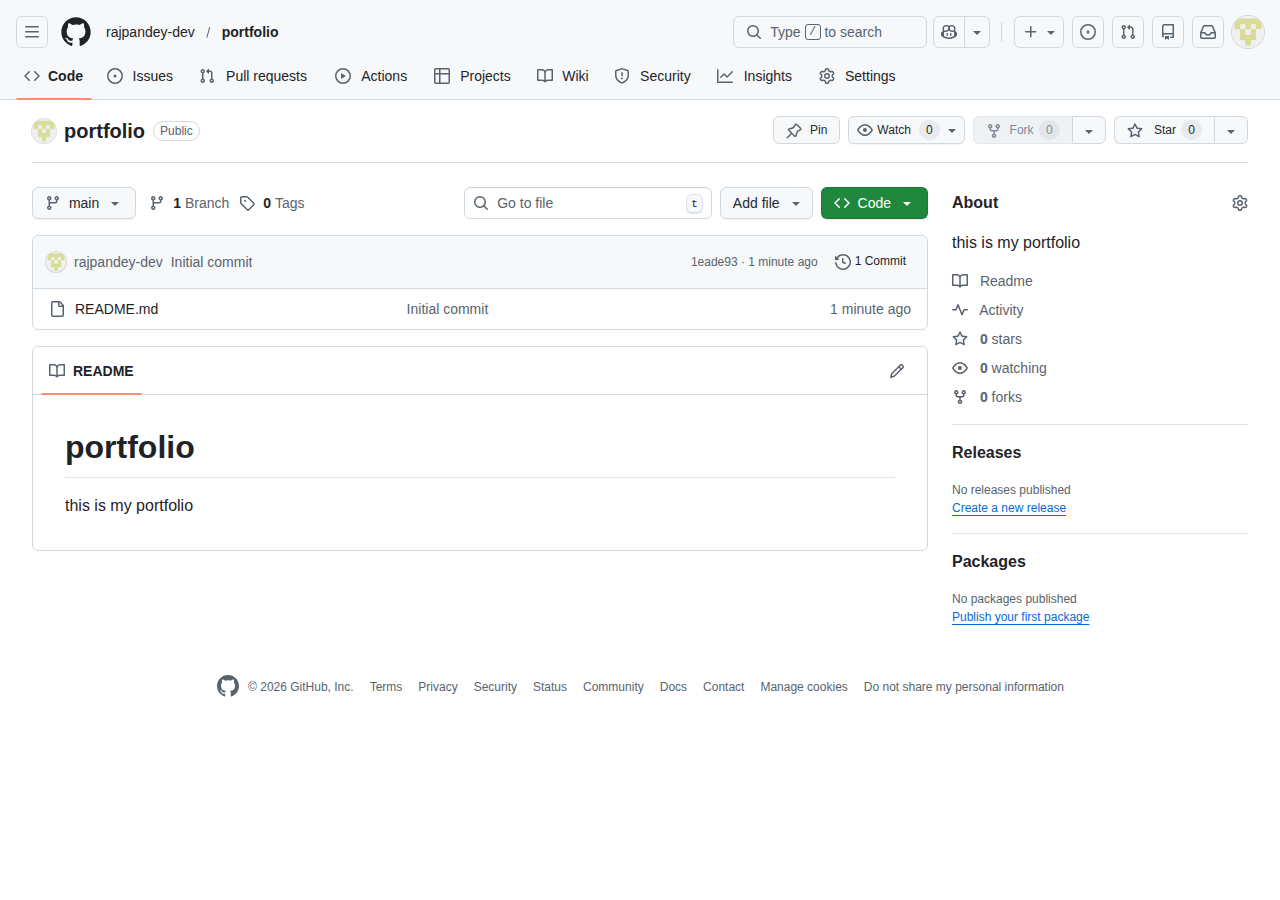
<file: portfolio.html>
<!DOCTYPE html>
<!-- saved from url=(0042)https://github.com/rajpandey-dev/portfolio -->
<html lang="en" data-color-mode="auto" data-light-theme="light" data-dark-theme="dark" data-a11y-animated-images="system" data-a11y-link-underlines="true" class="js-focus-visible" data-js-focus-visible="" data-turbo-loaded=""><head><meta http-equiv="Content-Type" content="text/html; charset=UTF-8"><style type="text/css">.turbo-progress-bar {
  position: fixed;
  display: block;
  top: 0;
  left: 0;
  height: 3px;
  background: #0076ff;
  z-index: 2147483647;
  transition:
    width 300ms ease-out,
    opacity 150ms 150ms ease-in;
  transform: translate3d(0, 0, 0);
}
</style><style>
:root {
  --fontStack-monospace: "Monaspace Neon", ui-monospace, SFMono-Regular, SF Mono, Menlo, Consolas, Liberation Mono, monospace !important;
}
</style>




  
    
  
  
  
  
  
  

  

  <link crossorigin="anonymous" media="all" rel="stylesheet" href="./portfolio_files/light-8f714f203754d3e3.css"><link crossorigin="anonymous" media="all" rel="stylesheet" href="./portfolio_files/dark-b5a0f9dbeed37e9c.css"><link data-color-theme="light_high_contrast" crossorigin="anonymous" media="all" rel="stylesheet" data-href="https://github.githubassets.com/assets/light_high_contrast-852c22d357937740.css"><link data-color-theme="light_colorblind" crossorigin="anonymous" media="all" rel="stylesheet" data-href="https://github.githubassets.com/assets/light_colorblind-cd9e31fed96ffe09.css"><link data-color-theme="light_colorblind_high_contrast" crossorigin="anonymous" media="all" rel="stylesheet" data-href="https://github.githubassets.com/assets/light_colorblind_high_contrast-d8387aac10e96d7c.css"><link data-color-theme="light_tritanopia" crossorigin="anonymous" media="all" rel="stylesheet" data-href="https://github.githubassets.com/assets/light_tritanopia-de5a42a9379cb835.css"><link data-color-theme="light_tritanopia_high_contrast" crossorigin="anonymous" media="all" rel="stylesheet" data-href="https://github.githubassets.com/assets/light_tritanopia_high_contrast-b80844282a9e6620.css"><link data-color-theme="dark_high_contrast" crossorigin="anonymous" media="all" rel="stylesheet" data-href="https://github.githubassets.com/assets/dark_high_contrast-b1b5000c4cba6bc9.css"><link data-color-theme="dark_colorblind" crossorigin="anonymous" media="all" rel="stylesheet" data-href="https://github.githubassets.com/assets/dark_colorblind-85d7bc4072a238f0.css"><link data-color-theme="dark_colorblind_high_contrast" crossorigin="anonymous" media="all" rel="stylesheet" data-href="https://github.githubassets.com/assets/dark_colorblind_high_contrast-f4838f9524519a33.css"><link data-color-theme="dark_tritanopia" crossorigin="anonymous" media="all" rel="stylesheet" data-href="https://github.githubassets.com/assets/dark_tritanopia-23bce8ff4d024f04.css"><link data-color-theme="dark_tritanopia_high_contrast" crossorigin="anonymous" media="all" rel="stylesheet" data-href="https://github.githubassets.com/assets/dark_tritanopia_high_contrast-e088d4bc2d56f7d6.css"><link data-color-theme="dark_dimmed" crossorigin="anonymous" media="all" rel="stylesheet" data-href="https://github.githubassets.com/assets/dark_dimmed-6b102382a27a656f.css"><link data-color-theme="dark_dimmed_high_contrast" crossorigin="anonymous" media="all" rel="stylesheet" data-href="https://github.githubassets.com/assets/dark_dimmed_high_contrast-1d3e6d98532ab032.css">

  <style type="text/css">
    :root {
      --tab-size-preference: 4;
    }

    pre, code {
      tab-size: var(--tab-size-preference);
    }
  </style>

    <link crossorigin="anonymous" media="all" rel="stylesheet" href="./portfolio_files/primer-primitives-26e89bb5a0c37ae9.css">
    <link crossorigin="anonymous" media="all" rel="stylesheet" href="./portfolio_files/primer-71a44d5be3f782c5.css">
    <link crossorigin="anonymous" media="all" rel="stylesheet" href="./portfolio_files/global-95af332f763e4560.css">
    <link crossorigin="anonymous" media="all" rel="stylesheet" href="./portfolio_files/github-8ecc5798f0584cac.css">
  <link crossorigin="anonymous" media="all" rel="stylesheet" href="./portfolio_files/codespaces-74f2480b4505926e.css">

  

  <script type="application/json" id="client-env">{"locale":"en","featureFlags":["a11y_status_checks_ruleset","action_yml_language_service","actions_custom_images_public_preview_visibility","actions_custom_images_storage_billing_ui_visibility","actions_image_version_event","actions_workflow_language_service","actions_workflow_language_service_allow_case_function","agent_session_retry_fetch_capi_on_401","alternate_user_config_repo","api_insights_show_missing_data_banner","arianotify_comprehensive_migration","batch_suggested_changes","billing_hard_budget_limits_for_licenses","billing_ui_budget_pagination_enabled","codeowners_validation_in_diff","codespaces_prebuild_region_target_update","coding_agent_model_selection","coding_agent_model_selection_all_skus","comments_panel_issue_comments","copilot_3p_agent_hovercards","copilot_agent_sessions_alive_updates","copilot_agent_snippy","copilot_agent_task_list_v2","copilot_agent_task_submit_with_modifier","copilot_agent_tasks_btn_repo","copilot_api_agentic_issue_marshal_yaml","copilot_ask_mode_dropdown","copilot_capi_error_response_telemetry","copilot_chat_attach_multiple_images","copilot_chat_clear_model_selection_for_default_change","copilot_chat_disable_model_picker_while_streaming","copilot_chat_enable_tool_call_logs","copilot_chat_file_redirect","copilot_chat_input_commands","copilot_chat_opening_thread_switch","copilot_chat_reduce_quota_checks","copilot_chat_repository_picker","copilot_chat_search_bar_redirect","copilot_chat_selection_attachments","copilot_chat_vision_in_claude","copilot_chat_vision_preview_gate","copilot_coding_agent_free_users_exp","copilot_coding_agent_task_response","copilot_custom_copilots","copilot_custom_copilots_feature_preview","copilot_duplicate_thread","copilot_extensions_hide_in_dotcom_chat","copilot_extensions_removal_on_marketplace","copilot_features_sql_server_logo","copilot_features_zed_logo","copilot_file_block_ref_matching","copilot_ftp_hyperspace_upgrade_prompt","copilot_icebreakers_experiment_dashboard","copilot_icebreakers_experiment_hyperspace","copilot_immersive_job_result_preview","copilot_immersive_layout_routes","copilot_immersive_structured_model_picker","copilot_immersive_task_hyperlinking","copilot_immersive_task_within_chat_thread","copilot_issue_list_show_more","copilot_mc_cli_resume_any_users_task","copilot_mission_control_use_task_name","copilot_org_policy_page_focus_mode","copilot_premium_request_quotas","copilot_redirect_header_button_to_agents","copilot_share_active_subthread","copilot_spaces_ga","copilot_spaces_individual_policies_ga","copilot_spaces_pagination","copilot_spark_empty_state","copilot_spark_handle_nil_friendly_name","copilot_stable_conversation_view","copilot_swe_agent_hide_model_picker_if_only_auto","copilot_swe_agent_use_subagents","copilot_unconfigured_is_inherited","custom_instructions_file_references","custom_properties_consolidate_default_value_input","dashboard_lists_max_age_filter","dashboard_universe_2025","dashboard_universe_2025_feedback_dialog","enterprise_ai_controls","failbot_report_error_react_apps_on_page","fgpat_permissions_selector_redesign","flex_cta_groups_mvp","github_models_scheduled_hydro_events","global_nav_react","hide_groups_list_for_few_groups","hyperspace_2025_logged_out_batch_1","hyperspace_2025_logged_out_batch_2","initial_per_page_pagination_updates","issue_fields_global_search","issue_fields_report_usage","issue_fields_timeline_events","issues_cca_assign_actor_with_agent","issues_dashboard_inp_optimization","issues_expanded_file_types","issues_index_semantic_search","issues_lazy_load_comment_box_suggestions","issues_react_auto_retry_on_error","issues_react_bots_timeline_pagination","issues_react_chrome_container_query_fix","issues_react_custom_hpc_metric","issues_react_defer_hot_cache_preheating","issues_react_deferred_list_data","issues_react_hot_cache","issues_react_include_bots_in_pickers","issues_react_low_quality_comment_warning","issues_react_prohibit_title_fallback","issues_react_resource_metrics","issues_react_safari_scroll_preservation","issues_react_ui_feedback","issues_react_use_turbo_for_cross_repo_navigation","landing_pages_ninetailed","landing_pages_web_vitals_tracking","lifecycle_label_name_updates","marketing_pages_search_explore_provider","memex_default_issue_create_repository","memex_display_button_config_menu","memex_grouped_by_edit_route","memex_live_update_hovercard","memex_mwl_filter_field_delimiter","memex_roadmap_drag_style","mission_control_retry_on_401","mission_control_use_body_html","nux_dashboard_refresh_scoped_portal","oauth_authorize_clickjacking_protection","open_agent_session_in_vscode_insiders","open_agent_session_in_vscode_stable","pr_sfv_new_diff_fetch","primer_brand_next","primer_react_css_has_selector_perf","primer_react_spinner_synchronize_animations","projects_assignee_max_limit","prs_conversations_react","pull_request_files_accurate_size_estimates","pull_request_files_virtualization","pull_request_virtualization_preload_diffs","pull_requests_chronological_comment_order","react_blob_overlay","react_quality_profiling","repos_allow_finder_filters_rollout","repos_relevance_page","repository_suggester_elastic_search","ruleset_deletion_confirmation","sample_network_conn_type","session_logs_ungroup_reasoning_text","site_calculator_actions_2025","site_features_copilot_universe","site_homepage_collaborate_video","spark_prompt_secret_scanning","spark_server_connection_status","suppress_automated_browser_vitals","suppress_non_representative_vitals","viewscreen_sandbox","webp_support","workbench_store_readonly"],"login":"rajpandey-dev","copilotApiOverrideUrl":"https://api.individual.githubcopilot.com"}</script>
<script crossorigin="anonymous" type="module" src="./portfolio_files/wp-runtime-f22e198bcc114943.js.download" defer="defer"></script>
<script crossorigin="anonymous" type="module" src="./portfolio_files/19762-203ba93c6a6f3066.js.download" defer="defer"></script>
<script crossorigin="anonymous" type="module" src="./portfolio_files/49863-8861e351482cb073.js.download" defer="defer"></script>
<script crossorigin="anonymous" type="module" src="./portfolio_files/64220-5924ae3b3c473575.js.download" defer="defer"></script>
<script crossorigin="anonymous" type="module" src="./portfolio_files/environment-2cd02065315011b3.js.download" defer="defer"></script>
<script crossorigin="anonymous" type="module" src="./portfolio_files/runtime-helpers-7744803ecc19870c.js.download" defer="defer"></script>
<script crossorigin="anonymous" type="module" src="./portfolio_files/2966-25cb8e34b31306a4.js.download" defer="defer"></script>
<script crossorigin="anonymous" type="module" src="./portfolio_files/96232-fb82336d69225835.js.download" defer="defer"></script>
<script crossorigin="anonymous" type="module" src="./portfolio_files/41013-ac21ea90ed8590af.js.download" defer="defer"></script>
<script crossorigin="anonymous" type="module" src="./portfolio_files/51210-185739338ae8119b.js.download" defer="defer"></script>
<script crossorigin="anonymous" type="module" src="./portfolio_files/24387-6b7f5e596897eded.js.download" defer="defer"></script>
<script crossorigin="anonymous" type="module" src="./portfolio_files/81683-740d112caee5baa9.js.download" defer="defer"></script>
<script crossorigin="anonymous" type="module" src="./portfolio_files/46740-84bdd4782a486b80.js.download" defer="defer"></script>
<script crossorigin="anonymous" type="module" src="./portfolio_files/81751-750bd09cbdd426df.js.download" defer="defer"></script>
<script crossorigin="anonymous" type="module" src="./portfolio_files/github-elements-6065e846b60ac1a6.js.download" defer="defer"></script>
<script crossorigin="anonymous" type="module" src="./portfolio_files/element-registry-559588089abef811.js.download" defer="defer"></script>
<script crossorigin="anonymous" type="module" src="./portfolio_files/react-core-ac5286c081aff97d.js.download" defer="defer"></script>
<script crossorigin="anonymous" type="module" src="./portfolio_files/react-lib-e74a1db7c21f7e74.js.download" defer="defer"></script>
<script crossorigin="anonymous" type="module" src="./portfolio_files/7053-20b4a6914bbde21f.js.download" defer="defer"></script>
<script crossorigin="anonymous" type="module" src="./portfolio_files/79039-9ce5da88e09eef89.js.download" defer="defer"></script>
<script crossorigin="anonymous" type="module" src="./portfolio_files/61110-212553c409076913.js.download" defer="defer"></script>
<script crossorigin="anonymous" type="module" src="./portfolio_files/2887-0e9a84f5dc250853.js.download" defer="defer"></script>
<script crossorigin="anonymous" type="module" src="./portfolio_files/26533-6b8040883d16f6ae.js.download" defer="defer"></script>
<script crossorigin="anonymous" type="module" src="./portfolio_files/62249-2895213a788d973c.js.download" defer="defer"></script>
<script crossorigin="anonymous" type="module" src="./portfolio_files/2694-372ce035e93800e0.js.download" defer="defer"></script>
<script crossorigin="anonymous" type="module" src="./portfolio_files/56093-7e45e1dafab59419.js.download" defer="defer"></script>
<script crossorigin="anonymous" type="module" src="./portfolio_files/28360-dc31a60141b9384f.js.download" defer="defer"></script>
<script crossorigin="anonymous" type="module" src="./portfolio_files/65316-c849c86dc66fef72.js.download" defer="defer"></script>
<script crossorigin="anonymous" type="module" src="./portfolio_files/22960-fce2676ce9889137.js.download" defer="defer"></script>
<script crossorigin="anonymous" type="module" src="./portfolio_files/51683-f6844a8acd415e3b.js.download" defer="defer"></script>
<script crossorigin="anonymous" type="module" src="./portfolio_files/76545-cf3621a1f2f36d8d.js.download" defer="defer"></script>
<script crossorigin="anonymous" type="module" src="./portfolio_files/behaviors-dfb8b6902db23a9e.js.download" defer="defer"></script>
<link crossorigin="anonymous" media="all" rel="stylesheet" href="./portfolio_files/react-core.10393900597d030e.module.css">
<script crossorigin="anonymous" type="module" src="./portfolio_files/38302-277be92deeed3c63.js.download" defer="defer"></script>
<script crossorigin="anonymous" type="module" src="./portfolio_files/notifications-global-d3e65f4852a526e6.js.download" defer="defer"></script>
<script crossorigin="anonymous" type="module" src="./portfolio_files/26093-41ccbaed136aa43d.js.download" defer="defer"></script>
<script crossorigin="anonymous" type="module" src="./portfolio_files/32225-787d18790ca43912.js.download" defer="defer"></script>
<script crossorigin="anonymous" type="module" src="./portfolio_files/30476-2539a07abbe04992.js.download" defer="defer"></script>
<script crossorigin="anonymous" type="module" src="./portfolio_files/codespaces-0998e1f96b5f6458.js.download" defer="defer"></script>
<script crossorigin="anonymous" type="module" src="./portfolio_files/15921-bdb666b64cc9aba7.js.download" defer="defer"></script>
<script crossorigin="anonymous" type="module" src="./portfolio_files/codespaces-branch-selector-e9b485586709c1a0.js.download" defer="defer"></script>
  

  



  
  
  
  

    
  


  




  
  

  
  

    







  

  




    

  

    

    

      

      

    
    
    

      
  
  
  
  
  
  
  
  
  
  
  
  
  
  
  

  
  
  
  
  
  
  
  
  
  


      
      


      


      
      
      

        


  <meta http-equiv="x-pjax-version" content="f31462530b9ddd9eb0c1e93df962f2d196fe625a430103c8c698f6c0e0368c56" data-turbo-track="reload">
  <meta http-equiv="x-pjax-csp-version" content="21a43568025709b66240454fc92d4f09335a96863f8ab1c46b4a07f6a5b67102" data-turbo-track="reload">
  <meta http-equiv="x-pjax-css-version" content="20414e98442146cd7c7f78b5f030955d6ce4de6d09dfb1ec55df5bf7ece04854" data-turbo-track="reload">
  <meta http-equiv="x-pjax-js-version" content="8ea75b9480dd46be2854159b09221afdadf84a27a926d6b4931f617236ba17d9" data-turbo-track="reload">

  



    

    
  


  

  

  
  

  
  
  





  

  <link rel="stylesheet" type="text/css" href="./portfolio_files/81758.409733cc480ab43e.module.css" crossorigin="anonymous"><link rel="stylesheet" type="text/css" href="./portfolio_files/38963.1333d0caaba6ae08.module.css" crossorigin="anonymous"><style data-styled="active" data-styled-version="5.3.11"></style><link rel="stylesheet" type="text/css" href="./portfolio_files/90420.808707f36e8a7749.module.css" crossorigin="anonymous"><link rel="stylesheet" type="text/css" href="./portfolio_files/98550.b43c46964d204451.module.css" crossorigin="anonymous"><link rel="stylesheet" type="text/css" href="./portfolio_files/98545.e187b5e61d62c572.module.css" crossorigin="anonymous"><style id="ms-consent-banner-main-styles">.w8hcgFksdo30C8w-bygqu{color:#000}.ydkKdaztSS0AeHWIeIHsQ a{color:#0067B8}.erL690_8JwUW-R4bJRcfl{background-color:#EBEBEB;border:none;color:#000}.erL690_8JwUW-R4bJRcfl:enabled:hover{color:#000;background-color:#DBDBDB;box-shadow:0px 4px 10px rgba(0,0,0,0.25);border:none}.erL690_8JwUW-R4bJRcfl:enabled:focus{background-color:#DBDBDB;box-shadow:0px 4px 10px rgba(0,0,0,0.25);border:2px solid #000}.erL690_8JwUW-R4bJRcfl:disabled{opacity:1;color:rgba(0,0,0,0.2);background-color:rgba(0,0,0,0.2);border:none}._1zNQOqxpBFSokeCLGi_hGr{border:none;background-color:#0067B8;color:#fff}._1zNQOqxpBFSokeCLGi_hGr:enabled:hover{color:#fff;background-color:#0067B8;box-shadow:0px 4px 10px rgba(0,0,0,0.25);border:none}._1zNQOqxpBFSokeCLGi_hGr:enabled:focus{background-color:#0067B8;box-shadow:0px 4px 10px rgba(0,0,0,0.25);border:2px solid #000}._1zNQOqxpBFSokeCLGi_hGr:disabled{opacity:1;color:rgba(0,0,0,0.2);background-color:rgba(0,120,215,0.2);border:none}._23tra1HsiiP6cT-Cka-ycB{position:relative;display:flex;z-index:9999;width:100%;background-color:#F2F2F2;justify-content:space-between;text-align:left}div[dir="rtl"]._23tra1HsiiP6cT-Cka-ycB{text-align:right}._1Upc2NjY8AlDn177YoVj0y{margin:0;padding-left:5%;padding-top:8px;padding-bottom:8px}div[dir="rtl"] ._1Upc2NjY8AlDn177YoVj0y{margin:0;padding:8px 5% 8px 0;float:none}._23tra1HsiiP6cT-Cka-ycB svg{fill:none;max-width:none;max-height:none}._1V_hlU-7jdtPiooHMu89BB{display:table-cell;padding:12px;width:24px;height:24px;font-family:Segoe UI, SegoeUI, Arial, sans-serif;font-style:normal;font-weight:normal;font-size:24px;line-height:0}.f6QKJD7fhSbnJLarTL-W-{display:table-cell;vertical-align:middle;padding:0;font-family:Segoe UI, SegoeUI, Arial, sans-serif;font-style:normal;font-weight:normal;font-size:13px;line-height:16px}.f6QKJD7fhSbnJLarTL-W- a{text-decoration:underline}._2j0fmugLb1FgYz6KPuB91w{display:inline-block;margin-left:5%;margin-right:5%;min-width:40%;min-width:calc((150px + 3 * 4px) * 2 + 150px);min-width:-webkit-fit-content;min-width:-moz-fit-content;min-width:fit-content;align-self:center;position:relative}._1XuCi2WhiqeWRUVp3pnFG3{margin:4px;padding:5px;min-width:150px;min-height:36px;vertical-align:top;cursor:pointer;font-family:Segoe UI, SegoeUI, Arial, sans-serif;font-style:normal;font-weight:normal;font-size:15px;line-height:20px;text-align:center}._1XuCi2WhiqeWRUVp3pnFG3:focus{box-sizing:border-box}._1XuCi2WhiqeWRUVp3pnFG3:disabled{cursor:not-allowed}._2bvsb3ubApyZ0UGoQA9O9T{display:block;position:fixed;z-index:10000;top:0;left:0;width:100%;height:100%;background-color:rgba(255,255,255,0.6);overflow:auto;text-align:left}div[dir="rtl"]._2bvsb3ubApyZ0UGoQA9O9T{text-align:right}div[dir="rtl"] ._2bvsb3ubApyZ0UGoQA9O9T{left:auto;right:0}.AFsJE948muYyzCMktdzuk{position:relative;top:8%;margin-bottom:40px;margin-left:auto;margin-right:auto;box-sizing:border-box;width:640px;background-color:#fff;border:1px solid #0067B8}._3kWyBRbW_dgnMiEyx06Fu4{float:right;z-index:1;margin:2px;padding:12px;border:none;cursor:pointer;font-family:Segoe UI, SegoeUI, Arial, sans-serif;font-style:normal;font-weight:normal;font-size:13px;line-height:13px;display:flex;align-items:center;text-align:center;color:#666;background-color:#fff}div[dir="rtl"] ._3kWyBRbW_dgnMiEyx06Fu4{margin:2px;padding:12px;float:left}.uCYvKvHXrhjNgflv1VqdD{position:static;margin-top:36px;margin-left:36px;margin-right:36px}._17pX1m9O_W--iZbDt3Ta5r{margin-top:0;margin-bottom:12px;font-family:Segoe UI, SegoeUI, Arial, sans-serif;font-style:normal;font-weight:600;font-size:20px;line-height:24px;text-transform:none}._1kBkHQ1V1wu3kl-YcLgUr6{height:446px;overflow:auto}._20_nXDf6uFs9Q6wxRXG-I-{margin-top:0;font-family:Segoe UI, SegoeUI, Arial, sans-serif;font-style:normal;font-weight:normal;font-size:15px;line-height:20px}._20_nXDf6uFs9Q6wxRXG-I- a{text-decoration:underline}dl._2a0NH_GDQEQe5Ynfo7suVH{margin-top:36px;margin-bottom:0;padding:0;list-style:none;text-transform:none}dt._3j_LCPv7fyXv3A8FIXVwZ4{margin-top:20px;float:none;font-family:Segoe UI, SegoeUI, Arial, sans-serif;font-style:normal;font-weight:600;font-size:18px;line-height:24px;list-style:none}.k-vxTGFbdq1aOZB2HHpjh{margin:0;padding:0;border:none}._2Bucyy75c_ogoU1g-liB5R{margin:0;padding:0;border-bottom:none;font-family:Segoe UI, SegoeUI, Arial, sans-serif;font-style:normal;font-weight:600;font-size:18px;line-height:24px;text-transform:none}._63gwfzV8dclrsl2cfd90r{display:inline-block;margin-top:0;margin-bottom:13px;font-family:Segoe UI, SegoeUI, Arial, sans-serif;font-style:normal;font-weight:normal;font-size:15px;line-height:20px}._1l8wM_4mRYGz3Iu7l3BZR7{display:block}._2UE03QS02aZGkslegN_F-i{display:inline-block;position:relative;left:5px;margin-bottom:13px;margin-right:34px;padding:3px}div[dir="rtl"] ._2UE03QS02aZGkslegN_F-i{margin:0 0 13px 34px;padding:3px;float:none}div[dir="rtl"] ._2UE03QS02aZGkslegN_F-i{left:auto;right:5px}._23tra1HsiiP6cT-Cka-ycB *::before,._2bvsb3ubApyZ0UGoQA9O9T *::before,._23tra1HsiiP6cT-Cka-ycB *::after,._2bvsb3ubApyZ0UGoQA9O9T *::after{box-sizing:inherit}._1HSFn0HzGo6w4ADApV8-c4{outline:2px solid rgba(0,0,0,0.8)}input[type="radio"]._1dp8Vp5m3HwAqGx8qBmFV2{display:inline-block;position:relative;margin-top:0;margin-left:0;margin-right:0;height:0;width:0;border-radius:0;cursor:pointer;outline:none;box-sizing:border-box;-webkit-appearance:none;-moz-appearance:none;appearance:none}input[type="radio"]._1dp8Vp5m3HwAqGx8qBmFV2+label::before{display:block;position:absolute;top:5px;left:3px;height:19px;width:19px;content:"";border-radius:50%;border:1px solid #000;background-color:#fff}div[dir="rtl"] input[type="radio"]._1dp8Vp5m3HwAqGx8qBmFV2+label::before{left:auto;right:3px}input[type="radio"]._1dp8Vp5m3HwAqGx8qBmFV2:not(:disabled)+label:hover::before{border:1px solid #0067B8}input[type="radio"]._1dp8Vp5m3HwAqGx8qBmFV2:not(:disabled)+label:hover::after{display:block;position:absolute;top:10px;left:8px;height:9px;width:9px;content:"";border-radius:50%;background-color:rgba(0,0,0,0.8)}div[dir="rtl"] input[type="radio"]._1dp8Vp5m3HwAqGx8qBmFV2:not(:disabled)+label:hover::after{left:auto;right:8px}input[type="radio"]._1dp8Vp5m3HwAqGx8qBmFV2:not(:disabled)+label:focus::before{border:1px solid #0067B8}input[type="radio"]._1dp8Vp5m3HwAqGx8qBmFV2:not(:disabled)+label:focus::after{display:block;position:absolute;top:10px;left:8px;height:9px;width:9px;content:"";border-radius:50%;background-color:#000}div[dir="rtl"] input[type="radio"]._1dp8Vp5m3HwAqGx8qBmFV2:not(:disabled)+label:focus::after{left:auto;right:8px}input[type="radio"]._1dp8Vp5m3HwAqGx8qBmFV2:checked+label::after{display:block;position:absolute;top:10px;left:8px;height:9px;width:9px;content:"";border-radius:50%;background-color:#000}div[dir="rtl"] input[type="radio"]._1dp8Vp5m3HwAqGx8qBmFV2:checked+label::after{left:auto;right:8px}input[type="radio"]._1dp8Vp5m3HwAqGx8qBmFV2:disabled+label{cursor:not-allowed}input[type="radio"]._1dp8Vp5m3HwAqGx8qBmFV2:disabled+label::before{border:1px solid rgba(0,0,0,0.2);background-color:rgba(0,0,0,0.2)}._3RJzeL3l9Rl_lAQEm6VwdX{display:block;position:static;float:right;margin-top:0;margin-bottom:0;margin-left:19px;margin-right:0;padding-top:0;padding-bottom:0;padding-left:8px;padding-right:0;width:80%;width:calc(100% - 19px);font-family:Segoe UI, SegoeUI, Arial, sans-serif;font-style:normal;font-weight:normal;font-size:15px;line-height:20px;text-transform:none;cursor:pointer;box-sizing:border-box}div[dir="rtl"] ._3RJzeL3l9Rl_lAQEm6VwdX{margin:0 19px 0 0;padding:0 8px 0 0;float:left}.nohp3sIG12ZBhzcMnPala{margin-top:20px;margin-bottom:48px}._2uhaEsmeotZ3P-M0AXo2kF{padding:0;width:278px;height:36px;cursor:pointer;font-family:Segoe UI, SegoeUI, Arial, sans-serif;font-style:normal;font-weight:normal;font-size:15px;line-height:20px;text-align:center}._2uhaEsmeotZ3P-M0AXo2kF:focus{box-sizing:border-box}._2uhaEsmeotZ3P-M0AXo2kF:disabled{cursor:not-allowed}._3tOu1FJ59c_xz_PmI1lKV5{float:right;padding:0;width:278px;height:36px;cursor:pointer;font-family:Segoe UI, SegoeUI, Arial, sans-serif;font-style:normal;font-weight:normal;font-size:15px;line-height:20px;text-align:center}._3tOu1FJ59c_xz_PmI1lKV5:focus{box-sizing:border-box}._3tOu1FJ59c_xz_PmI1lKV5:disabled{cursor:not-allowed}div[dir="rtl"] ._3tOu1FJ59c_xz_PmI1lKV5{margin:0;padding:0;float:left}@media only screen and (max-width: 768px){._2j0fmugLb1FgYz6KPuB91w,._1Upc2NjY8AlDn177YoVj0y{padding-top:8px;padding-bottom:12px;padding-left:3.75%;padding-right:3.75%;margin:0;width:92.5%}._23tra1HsiiP6cT-Cka-ycB{display:block}._1XuCi2WhiqeWRUVp3pnFG3{margin-bottom:8px;margin-left:0;margin-right:0;width:100%}._2bvsb3ubApyZ0UGoQA9O9T{overflow:hidden}.AFsJE948muYyzCMktdzuk{top:1.8%;width:93.33%;height:96.4%;overflow:hidden}.uCYvKvHXrhjNgflv1VqdD{margin-top:24px;margin-left:24px;margin-right:24px;height:100%}._1kBkHQ1V1wu3kl-YcLgUr6{height:62%;height:calc(100% - 188px);min-height:50%}._2uhaEsmeotZ3P-M0AXo2kF{width:100%}._3tOu1FJ59c_xz_PmI1lKV5{margin-bottom:12px;margin-left:0;width:100%}div[dir="rtl"] ._3tOu1FJ59c_xz_PmI1lKV5{margin:0 0 12px 0;padding:0;float:none}}@media only screen and (max-width: 768px) and (orientation: landscape), only screen and (max-height: 260px), only screen and (max-width: 340px){.AFsJE948muYyzCMktdzuk{overflow:auto}}@media only screen and (max-height: 260px), only screen and (max-width: 340px){._1XuCi2WhiqeWRUVp3pnFG3{min-width:0}._3kWyBRbW_dgnMiEyx06Fu4{padding:3%}.uCYvKvHXrhjNgflv1VqdD{margin-top:3%;margin-left:3%;margin-right:3%}._17pX1m9O_W--iZbDt3Ta5r{margin-bottom:3%}._1kBkHQ1V1wu3kl-YcLgUr6{height:calc(79% - 64px)}.nohp3sIG12ZBhzcMnPala{margin-top:5%;margin-bottom:10%}._3tOu1FJ59c_xz_PmI1lKV5{margin-bottom:3%}div[dir="rtl"] ._3tOu1FJ59c_xz_PmI1lKV5{margin:0 0 3% 0;padding:0;float:none}}
</style><style type="text/css" id="ms-consent-banner-theme-styles">._23tra1HsiiP6cT-Cka-ycB {
            background-color: #24292f !important;
        }.w8hcgFksdo30C8w-bygqu {
            color: #ffffff !important;
        }.ydkKdaztSS0AeHWIeIHsQ a {
            color: #d8b9ff !important;
        }._2bvsb3ubApyZ0UGoQA9O9T {
            background-color: rgba(23, 23, 23, 0.8) !important;
        }.AFsJE948muYyzCMktdzuk {
            background-color: #24292f !important;
            border: 1px solid #d8b9ff !important;
        }._3kWyBRbW_dgnMiEyx06Fu4 {
            color: #d8b9ff !important;
            background-color: #24292f !important;
        }._1zNQOqxpBFSokeCLGi_hGr {
            border: 1px solid #ffffff !important;
            background-color: #ffffff !important;
            color: #1f2328 !important;
        }._1zNQOqxpBFSokeCLGi_hGr:enabled:hover {
            color: #1f2328 !important;
            background-color: #d8b9ff !important;
            box-shadow: none !important;
            border: 1px solid transparent !important;
        }._1zNQOqxpBFSokeCLGi_hGr:enabled:focus {
            background-color: #d8b9ff !important;
            box-shadow: none !important;
            border: 2px solid #ffffff !important;
        }._1zNQOqxpBFSokeCLGi_hGr:disabled {
            opacity: 0.5 !important;
            color: #1f2328 !important;
            background-color: #ffffff !important;
            border: 1px solid transparent !important;
        }.erL690_8JwUW-R4bJRcfl {
            border: 1px solid #eaeef2 !important;
            background-color: #32383f !important;
            color: #ffffff !important;
        }.erL690_8JwUW-R4bJRcfl:enabled:hover {
            color: #ffffff !important;
            background-color: #24292f !important;
            box-shadow: none !important;
            border: 1px solid #ffffff !important;
        }.erL690_8JwUW-R4bJRcfl:enabled:focus {
            background-color: #24292f !important;
            box-shadow: none !important;
            border: 2px solid #6e7781 !important;
        }.erL690_8JwUW-R4bJRcfl:disabled {
            opacity: 0.5 !important;
            color: #ffffff !important;
            background-color: #424a53 !important;
            border: 1px solid #6e7781 !important;
        }input[type="radio"]._1dp8Vp5m3HwAqGx8qBmFV2 + label::before {
            border: 1px solid #d8b9ff !important;
            background-color: #24292f !important;
        }._1HSFn0HzGo6w4ADApV8-c4 {
            outline: 2px solid #ffffff !important;
        }input[type="radio"]._1dp8Vp5m3HwAqGx8qBmFV2:checked + label::after {
            background-color: #d8b9ff !important;
        }input[type="radio"]._1dp8Vp5m3HwAqGx8qBmFV2 + label:hover::before {
            border: 1px solid #ffffff !important;
        }input[type="radio"]._1dp8Vp5m3HwAqGx8qBmFV2 + label:hover::after {
            background-color: #ffffff !important;
        }input[type="radio"]._1dp8Vp5m3HwAqGx8qBmFV2 + label:focus::before {
            border: 1px solid #ffffff !important;
        }input[type="radio"]._1dp8Vp5m3HwAqGx8qBmFV2 + label:focus::after {
            background-color: #d8b9ff !important;
        }input[type="radio"]._1dp8Vp5m3HwAqGx8qBmFV2:disabled + label::before {
            border: 1px solid rgba(227, 227, 227, 0.2) !important;
            background-color: rgba(227, 227, 227, 0.2) !important;
        }</style><link rel="stylesheet" type="text/css" href="./portfolio_files/26330.afd037a8f69aaab3.module.css" crossorigin="anonymous"><link rel="stylesheet" type="text/css" href="./portfolio_files/96109.094abbf377235b8e.module.css" crossorigin="anonymous"><link rel="stylesheet" type="text/css" href="./portfolio_files/87561.9fa7841525468bd8.module.css" crossorigin="anonymous"><link rel="stylesheet" type="text/css" href="./portfolio_files/35871.fc6034532bfd163d.module.css" crossorigin="anonymous"><link rel="stylesheet" type="text/css" href="./portfolio_files/81554.4f317feed158899e.module.css" crossorigin="anonymous"><link crossorigin="anonymous" media="all" rel="stylesheet" href="./portfolio_files/repository-dd7b55261c401703.css"><link crossorigin="anonymous" media="all" rel="stylesheet" href="./portfolio_files/code-bedb41adf21fe337.css"><link crossorigin="anonymous" media="all" rel="stylesheet" href="./portfolio_files/primer-react-css.257816c5781f334a.module.css"><link crossorigin="anonymous" media="all" rel="stylesheet" href="./portfolio_files/notifications-subscriptions-menu.e28d0bbd5c25181e.module.css"><script crossorigin="anonymous" type="module" src="./portfolio_files/3064-ff9d0f819c141e10.js.download" defer="defer"></script><script crossorigin="anonymous" type="module" src="./portfolio_files/89756-e7c55d48f60b581d.js.download" defer="defer"></script><script crossorigin="anonymous" type="module" src="./portfolio_files/99291-ef227718ed886fe7.js.download" defer="defer"></script><script crossorigin="anonymous" type="module" src="./portfolio_files/repositories-cd00a8ecdec7e0e8.js.download" defer="defer"></script><script crossorigin="anonymous" type="module" src="./portfolio_files/92351-7bc542feb2bc5250.js.download" defer="defer"></script><script crossorigin="anonymous" type="module" src="./portfolio_files/code-menu-b098843e00ed74fc.js.download" defer="defer"></script><link rel="dns-prefetch" href="https://github.githubassets.com/"><link rel="dns-prefetch" href="https://avatars.githubusercontent.com/"><link rel="dns-prefetch" href="https://github-cloud.s3.amazonaws.com/"><link rel="dns-prefetch" href="https://user-images.githubusercontent.com/"><link rel="preconnect" href="https://github.githubassets.com/" crossorigin=""><link rel="preconnect" href="https://avatars.githubusercontent.com/"><title>rajpandey-dev/portfolio: this is my portfolio</title><meta name="route-pattern" content="/:user_id/:repository" data-turbo-transient=""><meta name="route-controller" content="files" data-turbo-transient=""><meta name="route-action" content="disambiguate" data-turbo-transient=""><meta name="fetch-nonce" content="v2:f96407e4-2fc0-2b70-cfe2-5f5c127954ef"><meta name="current-catalog-service-hash" content="f3abb0cc802f3d7b95fc8762b94bdcb13bf39634c40c357301c4aa1d67a256fb"><meta name="request-id" content="C542:145E8C:10BEBB:154F7C:699933AC" data-turbo-transient="true"><meta name="html-safe-nonce" content="7eac710a5aded7d55e26a3cea3b4032ca9deb706feefeeaf1ae3747c35d0d985" data-turbo-transient="true"><meta name="visitor-payload" content="[base64]" data-turbo-transient="true"><meta name="visitor-hmac" content="253ef7b22387204c89bf9f018f4e44b9804899a9da37c1d994484509650ed9e6" data-turbo-transient="true"><meta name="hovercard-subject-tag" content="repository:1163085138" data-turbo-transient=""><meta name="github-keyboard-shortcuts" content="repository,copilot" data-turbo-transient="true"><meta name="selected-link" value="repo_source" data-turbo-transient=""><link rel="assets" href="https://github.githubassets.com/"><meta name="google-site-verification" content="Apib7-x98H0j5cPqHWwSMm6dNU4GmODRoqxLiDzdx9I"><meta name="octolytics-url" content="https://collector.github.com/github/collect"><meta name="octolytics-actor-id" content="258867493"><meta name="octolytics-actor-login" content="rajpandey-dev"><meta name="octolytics-actor-hash" content="89ab1e7df84eb9b81f52c0faf54277acb4ae93a6f06b5835dd515404be668c59"><meta name="analytics-location" content="/&lt;user-name&gt;/&lt;repo-name&gt;" data-turbo-transient="true"><meta name="user-login" content="rajpandey-dev"><link rel="sudo-modal" href="https://github.com/sessions/sudo_modal"><meta name="turbo-cache-control" content="no-preview" data-turbo-transient=""><meta data-hydrostats="publish"><meta name="go-import" content="github.com/rajpandey-dev/portfolio git https://github.com/rajpandey-dev/portfolio.git"><meta name="octolytics-dimension-user_id" content="258867493"><meta name="octolytics-dimension-user_login" content="rajpandey-dev"><meta name="octolytics-dimension-repository_id" content="1163085138"><meta name="octolytics-dimension-repository_nwo" content="rajpandey-dev/portfolio"><meta name="octolytics-dimension-repository_public" content="true"><meta name="octolytics-dimension-repository_is_fork" content="false"><meta name="octolytics-dimension-repository_network_root_id" content="1163085138"><meta name="octolytics-dimension-repository_network_root_nwo" content="rajpandey-dev/portfolio"><link rel="canonical" href="https://github.com/rajpandey-dev/portfolio" data-turbo-transient=""><meta name="turbo-body-classes" content="logged-in env-production page-responsive"><meta name="disable-turbo" content="false"><meta name="browser-stats-url" content="https://api.github.com/_private/browser/stats"><meta name="browser-errors-url" content="https://api.github.com/_private/browser/errors"><meta name="release" content="8c713fe9a5a4cf5bdfada5aa3941de05cf06fc3f"><meta name="ui-target" content="full"><link rel="mask-icon" href="https://github.githubassets.com/assets/pinned-octocat-093da3e6fa40.svg" color="#000000"><link rel="alternate icon" class="js-site-favicon" type="image/png" href="https://github.githubassets.com/favicons/favicon.png"><link rel="icon" class="js-site-favicon" type="image/svg+xml" href="https://github.githubassets.com/favicons/favicon.svg" data-base-href="https://github.githubassets.com/favicons/favicon"><meta name="theme-color" content="#1e2327"><meta name="color-scheme" content="light dark"><link rel="manifest" href="https://github.com/manifest.json" crossorigin="use-credentials"><style data-styled="true" data-styled-version="5.3.11" data-react-root-id="476541d2-06a1-4b7d-bd6f-a6656c7fa454">.lpqgUB{width:32px;height:32px;}/*!sc*/
data-styled.g1[id="Box-sc-62in7e-0"]{content:"lpqgUB,"}/*!sc*/
</style><style type="text/css" id="ms-consent-banner-theme-styles"></style><link rel="stylesheet" type="text/css" href="./portfolio_files/7872.8b10efb02e5247ea.module.css" crossorigin="anonymous"><style data-styled="true" data-styled-version="5.3.11" data-react-root-id="48b75985-33f8-4631-98ba-9ef43c204351">.jCdPVA[data-size="small"][data-no-visuals]{margin-right:8px;height:28px;}/*!sc*/
data-styled.g22[id="IconButton__StyledIconButton-sc-i53dt6-0"]{content:"jCdPVA,"}/*!sc*/
</style><link rel="stylesheet" type="text/css" href="./portfolio_files/85507.b3d04eee98606678.module.css" crossorigin="anonymous"></head>

  <body class="logged-in env-production page-responsive" style="overflow-wrap: break-word; --dialog-scrollgutter: 15px;" data-dialog-scroll-optimized="">
    <div data-turbo-body="" class="logged-in env-production page-responsive" style="word-wrap: break-word;">
      <div id="__primerPortalRoot__" role="region" style="z-index: 1000; position: absolute; width: 100%;" data-turbo-permanent=""></div>
      

    <div class="position-relative header-wrapper js-header-wrapper ">
      <a href="https://github.com/rajpandey-dev/portfolio#start-of-content" data-skip-target-assigned="false" class="p-3 color-bg-accent-emphasis color-fg-on-emphasis show-on-focus js-skip-to-content">Skip to content</a>

      <span data-view-component="true" class="progress-pjax-loader Progress position-fixed width-full">
    <span style="width: 0%;" data-view-component="true" class="Progress-item progress-pjax-loader-bar left-0 top-0 color-bg-accent-emphasis"></span>
</span>      
      
      <link crossorigin="anonymous" media="all" rel="stylesheet" href="./portfolio_files/primer-react-css.257816c5781f334a.module.css">
<link crossorigin="anonymous" media="all" rel="stylesheet" href="./portfolio_files/keyboard-shortcuts-dialog.f9d579378b96cc1f.module.css">

<react-partial partial-name="keyboard-shortcuts-dialog" data-ssr="false" data-attempted-ssr="false" data-react-profiling="true" data-catalyst="" class="loaded">
  
  <script type="application/json" data-target="react-partial.embeddedData">{"props":{"docsUrl":"https://docs.github.com/get-started/accessibility/keyboard-shortcuts"}}</script>
  <div data-target="react-partial.reactRoot"><div class="d-none"></div><script type="application/json" id="__PRIMER_DATA__r_5___">{"resolvedServerColorMode":"night"}</script></div>
</react-partial>





      

          

                  <link crossorigin="anonymous" media="all" rel="stylesheet" href="./portfolio_files/primer-react-css.257816c5781f334a.module.css">
<link crossorigin="anonymous" media="all" rel="stylesheet" href="./portfolio_files/global-nav-bar.cbc29f15ffb9b3f8.module.css">

<react-partial partial-name="global-nav-bar" data-ssr="true" data-attempted-ssr="true" data-react-profiling="true" data-catalyst="" class="loaded">
  
  <script type="application/json" data-target="react-partial.embeddedData">{"props":{"contextRegion":{"crumbs":[{"crumb_type":"user","label":"rajpandey-dev","is_root":false,"href":"/rajpandey-dev"},{"crumb_type":"repository","label":"portfolio","is_root":false,"href":"/rajpandey-dev/portfolio"}],"localNavigation":[{"id":"code","icon":"code","label":"Code","href":"/rajpandey-dev/portfolio","selectedLinks":["repo_source","repo_downloads","repo_commits","repo_releases","repo_tags","repo_branches","repo_packages","repo_deployments","repo_attestations"],"popoverTarget":false,"hotkey":"g c","reactNav":{"appTarget":"code-view","anchor":"code-view-repo-link"},"turboNav":{"frame":"repo-content-turbo-frame"}},{"id":"issues","icon":"issue-opened","label":"Issues","href":"/rajpandey-dev/portfolio/issues","selectedLinks":["repo_issues","repo_labels","repo_milestones"],"count":0,"popoverTarget":false,"hotkey":"g i","reactNav":{"appTarget":"issues-react","anchor":null},"turboNav":{"frame":"repo-content-turbo-frame"}},{"id":"pull-requests","icon":"git-pull-request","label":"Pull requests","href":"/rajpandey-dev/portfolio/pulls","selectedLinks":["repo_pulls","checks"],"count":0,"popoverTarget":false,"hotkey":"g p","reactNav":{"appTarget":null,"anchor":null},"turboNav":{"frame":"repo-content-turbo-frame"}},{"id":"actions","icon":"play","label":"Actions","href":"/rajpandey-dev/portfolio/actions","selectedLinks":["repo_actions"],"popoverTarget":false,"hotkey":"g a","reactNav":{"appTarget":null,"anchor":null},"turboNav":{"frame":"repo-content-turbo-frame"}},{"id":"projects","icon":"table","label":"Projects","href":"/rajpandey-dev/portfolio/projects","selectedLinks":["repo_projects","new_repo_project","repo_project"],"count":0,"popoverTarget":false,"hotkey":"g b","reactNav":{"appTarget":null,"anchor":null},"turboNav":{"frame":"repo-content-turbo-frame"}},{"id":"wiki","icon":"book","label":"Wiki","href":"/rajpandey-dev/portfolio/wiki","selectedLinks":["repo_wiki"],"popoverTarget":false,"hotkey":"g w","reactNav":{"appTarget":null,"anchor":null},"turboNav":{"frame":"repo-content-turbo-frame"}},{"id":"security","icon":"shield","label":"Security","href":"/rajpandey-dev/portfolio/security","selectedLinks":["security","overview","alerts","policy","token_scanning","code_scanning"],"count":0,"popoverTarget":false,"hotkey":"g s","reactNav":{"appTarget":null,"anchor":null},"turboNav":{"frame":"repo-content-turbo-frame"}},{"id":"insights","icon":"graph","label":"Insights","href":"/rajpandey-dev/portfolio/pulse","selectedLinks":["repo_graphs","repo_contributors","dependency_graph","dependabot_updates","pulse","people","community"],"popoverTarget":false,"reactNav":{"appTarget":null,"anchor":null},"turboNav":{"frame":"repo-content-turbo-frame"}},{"id":"settings","icon":"gear","label":"Settings","href":"/rajpandey-dev/portfolio/settings","selectedLinks":["code_review_limits","code_quality","codespaces_repository_settings","collaborators","custom_tabs","github_models_repo_settings","hooks","integration_installations","interaction_limits","issue_template_editor","key_links_settings","license_policy","notifications","repo_announcements","repo_branch_settings","repo_custom_properties","repo_keys_settings","repo_pages_settings","repo_protected_tags_settings","repo_rule_insights","repo_rule_insights_dashboard","repo_rules_bypass_requests","repo_rulesets","repo_settings_copilot_coding_guidelines","repo_settings_copilot_content_exclusion","repo_settings_copilot_swe_agent","repo_settings","reported_content","repository_actions_settings_add_new_runner","repository_actions_settings_general","repository_actions_settings_runner_details","repository_actions_settings_runners","repository_actions_settings","repository_actions_settings_policies","repository_actions_settings_oidc_configuration","repository_environments","role_details","secrets_settings_actions","secrets_settings_codespaces","secrets_settings_dependabot","secrets","security_analysis","security_products"],"popoverTarget":false,"reactNav":{"appTarget":null,"anchor":null},"turboNav":{"frame":"repo-content-turbo-frame"}}],"localNavigationUpdateChannel":"eyJjIjoicmVwbzoxMTYzMDg1MTM4OnVzZXI6MjU4ODY3NDkzOnNldHRpbmdzIiwidCI6MTc3MTY0NzkxN30=--0e18cb67289f2cc5f686f4091c9091228e7e8dd65a0c6b2bc19a30beee44ae8d","selectedLink":"repo_source"},"navMenu":{"home":{"href":"/dashboard","hotkey":"g d"},"feed":{"show":false,"href":"/feed"},"issues":{"href":"/issues","hotkey":"g i"},"pulls":{"href":"/pulls","hotkey":"g p"},"contributedRepos":{"show":true,"href":"/repos","hotkey":null},"projects":{"href":"/projects"},"discussions":{"show":true,"href":"/discussions"},"codespaces":{"show":true,"href":"/codespaces"},"copilot":{"show":true,"href":"/copilot"},"spark":{"show":false,"href":null},"marketplace":{"show":true,"href":"/marketplace"},"mcp":{"show":true,"href":"/mcp"},"explore":{"show":true,"href":"/explore"},"richContent":{"show":true,"contentUrl":"/_side-panels/global.json","repositoriesSearchUrl":"/_side-panel-items/global/repositories.json"}},"accountSwitchDialog":{"show":false},"userMenu":{"owner":{"login":"rajpandey-dev","name":"raj pandey","avatarUrl":"https://avatars.githubusercontent.com/u/258867493?v=4"},"drawerId":"global-user-nav-drawer","lazyLoadItemDataFetchUrl":"/_side-panels/user.json","canAddAccount":true,"addAccountPath":"/login?add_account=1\u0026return_to=https%3A%2F%2Fgithub.com%2Frajpandey-dev%2Fportfolio","switchAccountPath":"/switch_account","loginAccountPath":"/login?add_account=1","projectsPath":"/rajpandey-dev?tab=projects","gistsUrl":"http://gist.github.com/mine","docsUrl":"https://docs.github.com","yourEnterpriseUrl":null,"enterpriseSettingsUrl":null,"supportUrl":"https://support.github.com","showAccountSwitcher":true,"showCopilot":true,"showEnterprises":true,"showEnterprise":false,"showGists":true,"showOrganizations":true,"showSponsors":true,"showUpgrade":true,"showFeaturesPreviews":true,"showEnterpriseSettings":false},"createMenu":{"showCreateRepo":true,"showImportRepo":true,"showCodespaces":true,"showSpark":false,"showCodingAgent":false,"showGist":true,"showCreateOrg":true,"showCreateProject":false,"showCreateLegacyProject":false,"showCreateIssue":true,"createProjectUrl":"/rajpandey-dev?tab=projects","org":null,"owner":"rajpandey-dev","repo":"portfolio"},"headerLogo":{"href":"/","hotkey":"g d","aria-label":"Homepage "},"notifications":{"hotkey":"g n","indicatorMode":"none","websocketChannel":"eyJjIjoibm90aWZpY2F0aW9uLWNoYW5nZWQ6MjU4ODY3NDkzIiwidCI6MTc3MTY0NzkxN30=--0b00645e9a0d26aafabd1b33c9b616da8f28f2d357e08a98bd265145ce5674a5","fetchIndicatorSrc":"/notifications/indicator","fetchIndicatorEnabled":true},"issues":{"href":"/issues","hotkey":"g i"},"pulls":{"href":"/pulls","hotkey":"g p"},"contributedRepos":{"show":true,"href":"/repos","hotkey":null},"copilot":{"show":true,"showCopilotTitle":false,"showAgentsButton":false,"copilotChatUrl":"/github-copilot/chat?skip_anchor=true","copilotApiUrl":"https://api.individual.githubcopilot.com","agentsPanel":null},"search":{"show":true,"searchHotkey":"s,/","showCommandPalette":false,"commandPaletteHotkey":null,"isSearchPage":false,"isJumpToSearch":false,"fragmentsPath":"/_global-navigation/fragments","fragmentsParams":""},"enterpriseBanner":{"show":false},"globalTransactionalMessage":null}}</script>
  <div data-target="react-partial.reactRoot"><link rel="preload" as="image" href="./portfolio_files/258867493"><header role="banner" aria-label="Global Navigation Menu" class="GlobalNav styles-module__appHeader__YzYWk prc-Stack-Stack-UQ9k6" data-gap="none" data-direction="vertical" data-align="stretch" data-wrap="nowrap" data-justify="start" data-padding="none"><div class="prc-Stack-Stack-UQ9k6" data-direction="horizontal" data-align="center" data-wrap="nowrap" data-justify="center" data-padding="none"><div data-testid="top-nav-left" class="styles-module__left__Fylw7 styles-module__withLocalNavigation__rjTJ_ prc-Stack-Stack-UQ9k6" data-gap="condensed" data-direction="horizontal" data-align="stretch" data-wrap="nowrap" data-justify="start" data-padding="normal"><div data-loading-wrapper="true"><button data-component="IconButton" type="button" aria-haspopup="dialog" class="prc-Button-ButtonBase-9n-Xk styles-module__appHeaderButton__axedQ prc-Button-IconButton-fyge7" data-loading="false" data-no-visuals="true" data-size="medium" data-variant="invisible" aria-labelledby="_R_apb_"><svg aria-hidden="true" focusable="false" class="octicon octicon-three-bars" viewBox="0 0 16 16" width="16" height="16" fill="currentColor" display="inline-block" overflow="visible" style="vertical-align:text-bottom"><path d="M1 2.75A.75.75 0 0 1 1.75 2h12.5a.75.75 0 0 1 0 1.5H1.75A.75.75 0 0 1 1 2.75Zm0 5A.75.75 0 0 1 1.75 7h12.5a.75.75 0 0 1 0 1.5H1.75A.75.75 0 0 1 1 7.75ZM1.75 12h12.5a.75.75 0 0 1 0 1.5H1.75a.75.75 0 0 1 0-1.5Z"></path></svg></button></div><span class="prc-TooltipV2-Tooltip-tLeuB" data-direction="s" aria-hidden="true" id="_R_apb_" popover="auto">Open menu</span><div class="d-none"><li data-has-description="false" class="prc-ActionList-ActionListItem-So4vC"><a class="prc-ActionList-ActionListContent-KBb8- prc-Link-Link-9ZwDx" tabindex="0" aria-labelledby="_r_7_--label  " id="_r_7_" data-size="medium" href="https://github.com/dashboard" data-testid="side-nav-menu-item-HOME" style="--subitem-depth: 0;"><span class="prc-ActionList-Spacer-4tR2m"></span><span class="prc-ActionList-LeadingVisual-NBr28 prc-ActionList-VisualWrap-bdCsS"><svg aria-hidden="true" focusable="false" class="octicon octicon-home" viewBox="0 0 16 16" width="16" height="16" fill="currentColor" display="inline-block" overflow="visible" style="vertical-align: text-bottom;"><path d="M6.906.664a1.749 1.749 0 0 1 2.187 0l5.25 4.2c.415.332.657.835.657 1.367v7.019A1.75 1.75 0 0 1 13.25 15h-3.5a.75.75 0 0 1-.75-.75V9H7v5.25a.75.75 0 0 1-.75.75h-3.5A1.75 1.75 0 0 1 1 13.25V6.23c0-.531.242-1.034.657-1.366l5.25-4.2Zm1.25 1.171a.25.25 0 0 0-.312 0l-5.25 4.2a.25.25 0 0 0-.094.196v7.019c0 .138.112.25.25.25H5.5V8.25a.75.75 0 0 1 .75-.75h3.5a.75.75 0 0 1 .75.75v5.25h2.75a.25.25 0 0 0 .25-.25V6.23a.25.25 0 0 0-.094-.195Z"></path></svg></span><span class="prc-ActionList-ActionListSubContent-gKsFp" data-component="ActionList.Item--DividerContainer"><span id="_r_7_--label" class="prc-ActionList-ItemLabel-81ohH">Home</span></span></a></li><li data-has-description="false" class="prc-ActionList-ActionListItem-So4vC"><a class="prc-ActionList-ActionListContent-KBb8- prc-Link-Link-9ZwDx" tabindex="0" aria-labelledby="_r_8_--label  " id="_r_8_" data-size="medium" href="https://github.com/issues" data-testid="side-nav-menu-item-ISSUES" style="--subitem-depth: 0;"><span class="prc-ActionList-Spacer-4tR2m"></span><span class="prc-ActionList-LeadingVisual-NBr28 prc-ActionList-VisualWrap-bdCsS"><svg aria-hidden="true" focusable="false" class="octicon octicon-issue-opened" viewBox="0 0 16 16" width="16" height="16" fill="currentColor" display="inline-block" overflow="visible" style="vertical-align: text-bottom;"><path d="M8 9.5a1.5 1.5 0 1 0 0-3 1.5 1.5 0 0 0 0 3Z"></path><path d="M8 0a8 8 0 1 1 0 16A8 8 0 0 1 8 0ZM1.5 8a6.5 6.5 0 1 0 13 0 6.5 6.5 0 0 0-13 0Z"></path></svg></span><span class="prc-ActionList-ActionListSubContent-gKsFp" data-component="ActionList.Item--DividerContainer"><span id="_r_8_--label" class="prc-ActionList-ItemLabel-81ohH">Issues</span></span></a></li><li data-has-description="false" class="prc-ActionList-ActionListItem-So4vC"><a class="prc-ActionList-ActionListContent-KBb8- prc-Link-Link-9ZwDx" tabindex="0" aria-labelledby="_r_9_--label  " id="_r_9_" data-size="medium" href="https://github.com/pulls" data-testid="side-nav-menu-item-PULL_REQUESTS" style="--subitem-depth: 0;"><span class="prc-ActionList-Spacer-4tR2m"></span><span class="prc-ActionList-LeadingVisual-NBr28 prc-ActionList-VisualWrap-bdCsS"><svg aria-hidden="true" focusable="false" class="octicon octicon-git-pull-request" viewBox="0 0 16 16" width="16" height="16" fill="currentColor" display="inline-block" overflow="visible" style="vertical-align: text-bottom;"><path d="M1.5 3.25a2.25 2.25 0 1 1 3 2.122v5.256a2.251 2.251 0 1 1-1.5 0V5.372A2.25 2.25 0 0 1 1.5 3.25Zm5.677-.177L9.573.677A.25.25 0 0 1 10 .854V2.5h1A2.5 2.5 0 0 1 13.5 5v5.628a2.251 2.251 0 1 1-1.5 0V5a1 1 0 0 0-1-1h-1v1.646a.25.25 0 0 1-.427.177L7.177 3.427a.25.25 0 0 1 0-.354ZM3.75 2.5a.75.75 0 1 0 0 1.5.75.75 0 0 0 0-1.5Zm0 9.5a.75.75 0 1 0 0 1.5.75.75 0 0 0 0-1.5Zm8.25.75a.75.75 0 1 0 1.5 0 .75.75 0 0 0-1.5 0Z"></path></svg></span><span class="prc-ActionList-ActionListSubContent-gKsFp" data-component="ActionList.Item--DividerContainer"><span id="_r_9_--label" class="prc-ActionList-ItemLabel-81ohH">Pull requests</span></span></a></li></div><a data-component="IconButton" type="button" href="https://github.com/" data-hotkey="g d" hotkey="g d" class="prc-Button-ButtonBase-9n-Xk styles-module__appHeaderHome__nkA_U prc-Button-IconButton-fyge7" data-loading="false" data-no-visuals="true" data-size="medium" data-variant="invisible" aria-labelledby="_R_4pb_"><svg aria-hidden="true" focusable="false" class="octicon octicon-mark-github" viewBox="0 0 24 24" width="32" height="32" fill="currentColor" display="inline-block" overflow="visible" style="vertical-align:text-bottom"><path d="M12 1C5.923 1 1 5.923 1 12c0 4.867 3.149 8.979 7.521 10.436.55.096.756-.233.756-.522 0-.262-.013-1.128-.013-2.049-2.764.509-3.479-.674-3.699-1.292-.124-.317-.66-1.293-1.127-1.554-.385-.207-.936-.715-.014-.729.866-.014 1.485.797 1.691 1.128.99 1.663 2.571 1.196 3.204.907.096-.715.385-1.196.701-1.471-2.448-.275-5.005-1.224-5.005-5.432 0-1.196.426-2.186 1.128-2.956-.111-.275-.496-1.402.11-2.915 0 0 .921-.288 3.024 1.128a10.193 10.193 0 0 1 2.75-.371c.936 0 1.871.123 2.75.371 2.104-1.43 3.025-1.128 3.025-1.128.605 1.513.221 2.64.111 2.915.701.77 1.127 1.747 1.127 2.956 0 4.222-2.571 5.157-5.019 5.432.399.344.743 1.004.743 2.035 0 1.471-.014 2.654-.014 3.025 0 .289.206.632.756.522C19.851 20.979 23 16.854 23 12c0-6.077-4.922-11-11-11Z"></path></svg></a><span class="prc-TooltipV2-Tooltip-tLeuB" data-direction="s" aria-hidden="true" popover="auto"><span id="_R_4pb_">Homepage <span class="prc-src-InternalVisuallyHidden-2YaI6">(<!-- -->g then d<!-- -->)</span></span><span class="prc-TooltipV2-KeybindingHintContainer-Ymj-3 prc-TooltipV2-HasTextBefore-fdOXj" aria-hidden="true"><kbd class="prc-KeybindingHint-KeybindingHint-qpYIs prc-Text-Text-9mHv3" data-testid="keybinding-hint"><span class="prc-components-Chord-DdhWN prc-components-ChordOnEmphasis-O-4BS prc-components-ChordSmall-c-P-x prc-Text-Text-9mHv3" data-kbd-chord="true"> <span class="prc-src-InternalVisuallyHidden-2YaI6">g</span><span aria-hidden="true">G</span></span><span class="prc-src-InternalVisuallyHidden-2YaI6">then</span> <span class="prc-components-Chord-DdhWN prc-components-ChordOnEmphasis-O-4BS prc-components-ChordSmall-c-P-x prc-Text-Text-9mHv3" data-kbd-chord="true"> <span class="prc-src-InternalVisuallyHidden-2YaI6">d</span><span aria-hidden="true">D</span></span></kbd></span></span></div><div data-testid="top-nav-center" class="styles-module__center__R3QRv styles-module__withLocalNavigation__rjTJ_ prc-Stack-Stack-UQ9k6" data-gap="condensed" data-direction="horizontal" data-align="stretch" data-wrap="nowrap" data-justify="start" data-padding="normal"><nav class="styles-module__contextRegion__VbSp2 prc-Breadcrumbs-BreadcrumbsBase-3Gb-B" aria-label="Breadcrumbs" data-overflow="menu" data-variant="normal"><ol class="prc-Breadcrumbs-BreadcrumbsList-BKjpe"><li class="prc-Breadcrumbs-ItemWrapper-k0NLn"><a class="styles-module__contextCrumb__IzGIq prc-Breadcrumbs-Item-jcraJ" href="https://github.com/rajpandey-dev"><span class="">rajpandey-dev</span></a></li><li class="prc-Breadcrumbs-ItemWrapper-k0NLn"><a class="styles-module__contextCrumb__IzGIq prc-Breadcrumbs-Item-jcraJ" href="https://github.com/rajpandey-dev/portfolio"><span class="styles-module__contextCrumbLast__tI2e3">portfolio</span></a></li></ol></nav><div class="Search-module__searchButtonGroup__aetw5 prc-ButtonGroup-ButtonGroup-vFUrY"><div><a type="button" aria-label="Search or jump to…" class="prc-Button-ButtonBase-9n-Xk styles-module__appHeaderButton__axedQ Search-module__searchButton__aiE0a" data-loading="false" data-size="medium" data-variant="invisible"><span data-component="buttonContent" data-align="center" class="prc-Button-ButtonContent-Iohp5"><span data-component="leadingVisual" class="prc-Button-Visual-YNt2F prc-Button-VisualWrap-E4cnq"><svg aria-hidden="true" focusable="false" class="octicon octicon-search" viewBox="0 0 16 16" width="16" height="16" fill="currentColor" display="inline-block" overflow="visible" style="vertical-align:text-bottom"><path d="M10.68 11.74a6 6 0 0 1-7.922-8.982 6 6 0 0 1 8.982 7.922l3.04 3.04a.749.749 0 0 1-.326 1.275.749.749 0 0 1-.734-.215ZM11.5 7a4.499 4.499 0 1 0-8.997 0A4.499 4.499 0 0 0 11.5 7Z"></path></svg></span><span data-component="text" class="prc-Button-Label-FWkx3"><span class="Search-module__placeholder__p9hbG Search-module__text__veSYi Search-module__value__TFoak">Type <kbd class="Search-module__kbd__WCskr">/</kbd> to search</span></span></span></a></div><div></div></div><button data-component="IconButton" type="button" data-hotkey="s,/" class="prc-Button-ButtonBase-9n-Xk styles-module__appHeaderButton__axedQ Search-module__smallSearchButton___8Gvn prc-Button-IconButton-fyge7" data-loading="false" data-no-visuals="true" data-size="medium" data-variant="invisible" aria-labelledby="_R_l9b_"><svg aria-hidden="true" focusable="false" class="octicon octicon-search" viewBox="0 0 16 16" width="16" height="16" fill="currentColor" display="inline-block" overflow="visible" style="vertical-align:text-bottom"><path d="M10.68 11.74a6 6 0 0 1-7.922-8.982 6 6 0 0 1 8.982 7.922l3.04 3.04a.749.749 0 0 1-.326 1.275.749.749 0 0 1-.734-.215ZM11.5 7a4.499 4.499 0 1 0-8.997 0A4.499 4.499 0 0 0 11.5 7Z"></path></svg></button><span class="prc-TooltipV2-Tooltip-tLeuB" data-direction="s" aria-hidden="true" popover="auto"><span id="_R_l9b_">Search or jump to…<span class="prc-src-InternalVisuallyHidden-2YaI6">(<!-- -->s,/<!-- -->)</span></span><span class="prc-TooltipV2-KeybindingHintContainer-Ymj-3 prc-TooltipV2-HasTextBefore-fdOXj" aria-hidden="true"><kbd class="prc-KeybindingHint-KeybindingHint-qpYIs prc-Text-Text-9mHv3" data-testid="keybinding-hint"><span class="prc-components-Chord-DdhWN prc-components-ChordOnEmphasis-O-4BS prc-components-ChordSmall-c-P-x prc-Text-Text-9mHv3" data-kbd-chord="true"> <span class="prc-src-InternalVisuallyHidden-2YaI6">s,/</span><span aria-hidden="true">S,/</span></span></kbd></span></span><div class="d-none"><qbsearch-input class="search-input" data-scope="repo:rajpandey-dev/portfolio" data-custom-scopes-path="/search/custom_scopes" data-delete-custom-scopes-csrf="P2rw_i8Fh13ANyj8jeAOHGrFCwIz2Og5dNiefMBzm5rfB5s-SURe1VB1rlxA8JSzBJjp_5mmmW6qp2ggyGX3Rg" data-max-custom-scopes="10" data-header-redesign-enabled="true" data-initial-value="" data-blackbird-suggestions-path="/search/suggestions" data-jump-to-suggestions-path="/_graphql/GetSuggestedNavigationDestinations" data-current-repository="rajpandey-dev/portfolio" data-current-org="" data-current-owner="rajpandey-dev" data-logged-in="true" data-copilot-chat-enabled="true" data-nl-search-enabled="false" data-catalyst="">
  <div class="search-input-container search-with-dialog position-relative d-flex flex-row flex-items-center height-auto color-bg-transparent border-0 color-fg-subtle mx-0" data-action="click:qbsearch-input#searchInputContainerClicked">

    <input type="hidden" name="type" class="js-site-search-type-field">

    
<div class="Overlay--hidden " data-modal-dialog-overlay="">
  <modal-dialog data-action="close:qbsearch-input#handleClose cancel:qbsearch-input#handleClose" data-target="qbsearch-input.searchSuggestionsDialog" role="dialog" id="search-suggestions-dialog" aria-modal="true" aria-labelledby="search-suggestions-dialog-header" data-view-component="true" class="Overlay Overlay--width-medium Overlay--height-auto">
      <h1 id="search-suggestions-dialog-header" class="sr-only">Search code, repositories, users, issues, pull requests...</h1>
    <div class="Overlay-body Overlay-body--paddingNone">
      
          <div data-view-component="true">        <div class="search-suggestions position-absolute width-full color-shadow-large border color-fg-default color-bg-default overflow-hidden d-flex flex-column query-builder-container" style="border-radius: 12px;" data-target="qbsearch-input.queryBuilderContainer" hidden="">
          <!-- '"` --><!-- </textarea></xmp> --><form id="query-builder-test-form" action="https://github.com/rajpandey-dev/portfolio" accept-charset="UTF-8" method="get">
  <query-builder data-target="qbsearch-input.queryBuilder" id="query-builder-query-builder-test" data-filter-key=":" data-view-component="true" class="QueryBuilder search-query-builder" data-min-width="300" data-catalyst="">
    <div class="FormControl FormControl--fullWidth">
      <label id="query-builder-test-label" for="query-builder-test" class="FormControl-label sr-only">
        Search
      </label>
      <div class="QueryBuilder-StyledInput width-fit " data-target="query-builder.styledInput">
          <span id="query-builder-test-leadingvisual-wrap" class="FormControl-input-leadingVisualWrap QueryBuilder-leadingVisualWrap">
            <svg aria-hidden="true" height="16" viewBox="0 0 16 16" version="1.1" width="16" data-view-component="true" class="octicon octicon-search FormControl-input-leadingVisual">
    <path d="M10.68 11.74a6 6 0 0 1-7.922-8.982 6 6 0 0 1 8.982 7.922l3.04 3.04a.749.749 0 0 1-.326 1.275.749.749 0 0 1-.734-.215ZM11.5 7a4.499 4.499 0 1 0-8.997 0A4.499 4.499 0 0 0 11.5 7Z"></path>
</svg>
          </span>
        <div data-target="query-builder.styledInputContainer" class="QueryBuilder-StyledInputContainer">
          <div aria-hidden="true" class="QueryBuilder-StyledInputContent" data-target="query-builder.styledInputContent"></div>
          <div class="QueryBuilder-InputWrapper">
            <div aria-hidden="true" class="QueryBuilder-Sizer" data-target="query-builder.sizer"><span></span></div>
            <input id="query-builder-test" name="query-builder-test" value="" autocomplete="off" type="text" role="combobox" spellcheck="false" aria-expanded="false" aria-describedby="validation-cb2a2ee0-d51e-4774-9c28-4a2b423eec06" data-target="query-builder.input" data-action="
          input:query-builder#inputChange
          blur:query-builder#inputBlur
          keydown:query-builder#inputKeydown
          focus:query-builder#inputFocus
        " data-view-component="true" class="FormControl-input QueryBuilder-Input FormControl-medium" aria-controls="query-builder-test-results" aria-autocomplete="list" aria-haspopup="listbox" style="width: 300px;">
          </div>
        </div>
          <span data-target="query-builder.clearButton" hidden="">
            <span class="sr-only" id="query-builder-test-clear">Clear</span>
            <button role="button" id="query-builder-test-clear-button" aria-labelledby="query-builder-test-clear query-builder-test-label" data-action="
                  click:query-builder#clear
                  focus:query-builder#clearButtonFocus
                  blur:query-builder#clearButtonBlur
                " variant="small" type="button" data-view-component="true" class="Button Button--iconOnly Button--invisible Button--medium mr-1 px-2 py-0 d-flex flex-items-center rounded-1 color-fg-muted">  <svg aria-hidden="true" height="16" viewBox="0 0 16 16" version="1.1" width="16" data-view-component="true" class="octicon octicon-x-circle-fill Button-visual">
    <path d="M2.343 13.657A8 8 0 1 1 13.658 2.343 8 8 0 0 1 2.343 13.657ZM6.03 4.97a.751.751 0 0 0-1.042.018.751.751 0 0 0-.018 1.042L6.94 8 4.97 9.97a.749.749 0 0 0 .326 1.275.749.749 0 0 0 .734-.215L8 9.06l1.97 1.97a.749.749 0 0 0 1.275-.326.749.749 0 0 0-.215-.734L9.06 8l1.97-1.97a.749.749 0 0 0-.326-1.275.749.749 0 0 0-.734.215L8 6.94Z"></path>
</svg>
</button>

          </span>
      </div>
      <template id="search-icon"></template>

<template id="code-icon"></template>

<template id="file-code-icon"></template>

<template id="history-icon"></template>

<template id="repo-icon"></template>

<template id="bookmark-icon"></template>

<template id="plus-circle-icon"></template>

<template id="circle-icon"></template>

<template id="trash-icon"></template>

<template id="team-icon"></template>

<template id="project-icon"></template>

<template id="pencil-icon"></template>

<template id="copilot-icon"></template>

<template id="copilot-error-icon"></template>

<template id="workflow-icon"></template>

<template id="book-icon"></template>

<template id="code-review-icon"></template>

<template id="codespaces-icon"></template>

<template id="comment-icon"></template>

<template id="comment-discussion-icon"></template>

<template id="organization-icon"></template>

<template id="rocket-icon"></template>

<template id="shield-check-icon"></template>

<template id="heart-icon"></template>

<template id="server-icon"></template>

<template id="globe-icon"></template>

<template id="issue-opened-icon"></template>

<template id="device-mobile-icon"></template>

<template id="package-icon"></template>

<template id="credit-card-icon"></template>

<template id="play-icon"></template>

<template id="gift-icon"></template>

<template id="code-square-icon"></template>

<template id="device-desktop-icon"></template>

        <div class="position-relative">
                        <ul role="listbox" class="ActionListWrap QueryBuilder-ListWrap" aria-label="Suggestions" data-action="
                combobox-commit:query-builder#comboboxCommit
                mousedown:query-builder#resultsMousedown
              " data-target="query-builder.resultsList" data-persist-list="false" id="query-builder-test-results" tabindex="-1"></ul>

        </div>
      <div class="FormControl-inlineValidation" id="validation-cb2a2ee0-d51e-4774-9c28-4a2b423eec06" hidden="hidden">
        <span class="FormControl-inlineValidation--visual">
          <svg aria-hidden="true" height="12" viewBox="0 0 12 12" version="1.1" width="12" data-view-component="true" class="octicon octicon-alert-fill">
    <path d="M4.855.708c.5-.896 1.79-.896 2.29 0l4.675 8.351a1.312 1.312 0 0 1-1.146 1.954H1.33A1.313 1.313 0 0 1 .183 9.058ZM7 7V3H5v4Zm-1 3a1 1 0 1 0 0-2 1 1 0 0 0 0 2Z"></path>
</svg>
        </span>
        <span></span>
</div>    </div>
    <div data-target="query-builder.screenReaderFeedback" aria-live="polite" aria-atomic="true" class="sr-only">0 suggestions.</div>
</query-builder></form>
          <div class="d-flex flex-row color-fg-muted px-3 text-small color-bg-default search-feedback-prompt">
            <a target="_blank" href="https://docs.github.com/search-github/github-code-search/understanding-github-code-search-syntax" data-view-component="true" class="Link color-fg-accent text-normal ml-2">Search syntax tips</a>            <div class="d-flex flex-1"></div>
              <button data-action="click:qbsearch-input#showFeedbackDialog" type="button" data-view-component="true" class="Button--link Button--medium Button color-fg-accent text-normal ml-2">  <span class="Button-content">
    <span class="Button-label">Give feedback</span>
  </span>
</button>
          </div>
        </div>
</div>

    </div>
</modal-dialog></div>
  </div>
  <div data-action="click:qbsearch-input#retract" class="dark-backdrop position-fixed" hidden="" data-target="qbsearch-input.darkBackdrop"></div>
  <div class="color-fg-default">
    
<dialog-helper>
  <dialog data-target="qbsearch-input.feedbackDialog" data-action="close:qbsearch-input#handleDialogClose cancel:qbsearch-input#handleDialogClose" id="feedback-dialog" aria-modal="true" aria-labelledby="feedback-dialog-title" aria-describedby="feedback-dialog-description" data-view-component="true" class="Overlay Overlay-whenNarrow Overlay--size-medium Overlay--motion-scaleFade Overlay--disableScroll">
    <div data-view-component="true" class="Overlay-header">
  <div class="Overlay-headerContentWrap">
    <div class="Overlay-titleWrap">
      <h1 class="Overlay-title " id="feedback-dialog-title">
        Provide feedback
      </h1>
        
    </div>
    <div class="Overlay-actionWrap">
      <button data-close-dialog-id="feedback-dialog" aria-label="Close" type="button" data-view-component="true" class="close-button Overlay-closeButton"><svg aria-hidden="true" height="16" viewBox="0 0 16 16" version="1.1" width="16" data-view-component="true" class="octicon octicon-x">
    <path d="M3.72 3.72a.75.75 0 0 1 1.06 0L8 6.94l3.22-3.22a.749.749 0 0 1 1.275.326.749.749 0 0 1-.215.734L9.06 8l3.22 3.22a.749.749 0 0 1-.326 1.275.749.749 0 0 1-.734-.215L8 9.06l-3.22 3.22a.751.751 0 0 1-1.042-.018.751.751 0 0 1-.018-1.042L6.94 8 3.72 4.78a.75.75 0 0 1 0-1.06Z"></path>
</svg></button>
    </div>
  </div>
  
</div>
      <scrollable-region data-labelled-by="feedback-dialog-title" data-catalyst="" style="overflow: auto;">
        <div data-view-component="true" class="Overlay-body">        <!-- '"` --><!-- </textarea></xmp> --><form id="code-search-feedback-form" data-turbo="false" action="https://github.com/search/feedback" accept-charset="UTF-8" method="post"><input type="hidden" name="authenticity_token" value="rUkCFAC8CzpIB7ZsDj3dfzobEEm0r8MoRQsUifpdMeRIO1v4HXgM_LWW8NUCQn-oVfLIHBhPzX3oDeOgi2-rVA">
          <p>We read every piece of feedback, and take your input very seriously.</p>
          <textarea name="feedback" class="form-control width-full mb-2" style="height: 120px" id="feedback"></textarea>
          <input name="include_email" id="include_email" aria-label="Include my email address so I can be contacted" class="form-control mr-2" type="checkbox">
          <label for="include_email" style="font-weight: normal">Include my email address so I can be contacted</label>
</form></div>
      </scrollable-region>
      <div data-view-component="true" class="Overlay-footer Overlay-footer--alignEnd">          <button data-close-dialog-id="feedback-dialog" type="button" data-view-component="true" class="btn">    Cancel
</button>
          <button form="code-search-feedback-form" data-action="click:qbsearch-input#submitFeedback" type="submit" data-view-component="true" class="btn-primary btn">    Submit feedback
</button>
</div>
</dialog></dialog-helper>

    <custom-scopes data-target="qbsearch-input.customScopesManager" data-catalyst="">
    
<dialog-helper>
  <dialog data-target="custom-scopes.customScopesModalDialog" data-action="close:qbsearch-input#handleDialogClose cancel:qbsearch-input#handleDialogClose" id="custom-scopes-dialog" aria-modal="true" aria-labelledby="custom-scopes-dialog-title" aria-describedby="custom-scopes-dialog-description" data-view-component="true" class="Overlay Overlay-whenNarrow Overlay--size-medium Overlay--motion-scaleFade Overlay--disableScroll">
    <div data-view-component="true" class="Overlay-header Overlay-header--divided">
  <div class="Overlay-headerContentWrap">
    <div class="Overlay-titleWrap">
      <h1 class="Overlay-title " id="custom-scopes-dialog-title">
        Saved searches
      </h1>
        <h2 id="custom-scopes-dialog-description" class="Overlay-description">Use saved searches to filter your results more quickly</h2>
    </div>
    <div class="Overlay-actionWrap">
      <button data-close-dialog-id="custom-scopes-dialog" aria-label="Close" type="button" data-view-component="true" class="close-button Overlay-closeButton"><svg aria-hidden="true" height="16" viewBox="0 0 16 16" version="1.1" width="16" data-view-component="true" class="octicon octicon-x">
    <path d="M3.72 3.72a.75.75 0 0 1 1.06 0L8 6.94l3.22-3.22a.749.749 0 0 1 1.275.326.749.749 0 0 1-.215.734L9.06 8l3.22 3.22a.749.749 0 0 1-.326 1.275.749.749 0 0 1-.734-.215L8 9.06l-3.22 3.22a.751.751 0 0 1-1.042-.018.751.751 0 0 1-.018-1.042L6.94 8 3.72 4.78a.75.75 0 0 1 0-1.06Z"></path>
</svg></button>
    </div>
  </div>
  
</div>
      <scrollable-region data-labelled-by="custom-scopes-dialog-title" data-catalyst="" style="overflow: auto;">
        <div data-view-component="true" class="Overlay-body">        <div data-target="custom-scopes.customScopesModalDialogFlash"></div>

        <div hidden="" class="create-custom-scope-form" data-target="custom-scopes.createCustomScopeForm">
        <!-- '"` --><!-- </textarea></xmp> --><form id="custom-scopes-dialog-form" data-turbo="false" action="https://github.com/search/custom_scopes" accept-charset="UTF-8" method="post"><input type="hidden" name="authenticity_token" value="toNgXnFQM55B2rmbqMKT4oXrNbIlMGeQ6SGdbtqNK3HYcVMQeCjfsLbraPlllVY5I8lAhatzFzAkP4pU3I0Iyg">
          <div data-target="custom-scopes.customScopesModalDialogFlash"></div>

          <input type="hidden" id="custom_scope_id" name="custom_scope_id" data-target="custom-scopes.customScopesIdField">

          <div class="form-group">
            <label for="custom_scope_name">Name</label>
            <auto-check src="/search/custom_scopes/check_name" required="">
              <input type="text" name="custom_scope_name" id="custom_scope_name" data-target="custom-scopes.customScopesNameField" class="form-control" autocomplete="off" placeholder="github-ruby" required="" maxlength="50" spellcheck="false">
              <input type="hidden" value="1PB5WbbliWUiv7_ph6Onov99pOpC6-4E16aUotvyKCr718UVwkg6f7kKXx6Vu7loyX-_oWDCnblBftx7YzIOxw" data-csrf="true">
            </auto-check>
          </div>

          <div class="form-group">
            <label for="custom_scope_query">Query</label>
            <input type="text" name="custom_scope_query" id="custom_scope_query" data-target="custom-scopes.customScopesQueryField" class="form-control" autocomplete="off" placeholder="(repo:mona/a OR repo:mona/b) AND lang:python" required="" maxlength="500">
          </div>

          <p class="text-small color-fg-muted">
            To see all available qualifiers, see our <a class="Link--inTextBlock" href="https://docs.github.com/search-github/github-code-search/understanding-github-code-search-syntax">documentation</a>.
          </p>
</form>        </div>

        <div data-target="custom-scopes.manageCustomScopesForm">
          <div data-target="custom-scopes.list"></div>
        </div>

</div>
      </scrollable-region>
      <div data-view-component="true" class="Overlay-footer Overlay-footer--alignEnd Overlay-footer--divided">          <button data-action="click:custom-scopes#customScopesCancel" type="button" data-view-component="true" class="btn">    Cancel
</button>
          <button form="custom-scopes-dialog-form" data-action="click:custom-scopes#customScopesSubmit" data-target="custom-scopes.customScopesSubmitButton" type="submit" data-view-component="true" class="btn-primary btn">    Create saved search
</button>
</div>
</dialog></dialog-helper>
    </custom-scopes>
  </div>
</qbsearch-input><input type="hidden" value="prCpu-vezqyJwXwUlkCAD-1ZfTBTT4wegE6A7yrS6-3GIU7ICDCjpgWtp_pLegqOu0El73Xn7z0PgRDAri2XMA" data-csrf="true" class="js-data-jump-to-suggestions-path-csrf"></div></div><div data-testid="top-nav-right" class="styles-module__right__mlBQg styles-module__withLocalNavigation__rjTJ_ prc-Stack-Stack-UQ9k6" data-gap="condensed" data-direction="horizontal" data-align="center" data-wrap="nowrap" data-justify="start" data-padding="normal"><div data-testid="top-bar-actions" class="hide-sm hide-md prc-Stack-Stack-UQ9k6" data-gap="condensed" data-direction="horizontal" data-align="center" data-wrap="nowrap" data-justify="start" data-padding="none"><span><div class="prc-ButtonGroup-ButtonGroup-vFUrY"><div><a data-component="IconButton" type="button" href="https://github.com/copilot" class="prc-Button-ButtonBase-9n-Xk styles-module__appHeaderButton__axedQ prc-Button-IconButton-fyge7" data-loading="false" data-no-visuals="true" data-size="medium" data-variant="invisible" aria-labelledby="_R_kjpb_"><svg aria-hidden="true" focusable="false" class="octicon octicon-copilot" viewBox="0 0 16 16" width="16" height="16" fill="currentColor" display="inline-block" overflow="visible" style="vertical-align:text-bottom"><path d="M7.998 15.035c-4.562 0-7.873-2.914-7.998-3.749V9.338c.085-.628.677-1.686 1.588-2.065.013-.07.024-.143.036-.218.029-.183.06-.384.126-.612-.201-.508-.254-1.084-.254-1.656 0-.87.128-1.769.693-2.484.579-.733 1.494-1.124 2.724-1.261 1.206-.134 2.262.034 2.944.765.05.053.096.108.139.165.044-.057.094-.112.143-.165.682-.731 1.738-.899 2.944-.765 1.23.137 2.145.528 2.724 1.261.566.715.693 1.614.693 2.484 0 .572-.053 1.148-.254 1.656.066.228.098.429.126.612.012.076.024.148.037.218.924.385 1.522 1.471 1.591 2.095v1.872c0 .766-3.351 3.795-8.002 3.795Zm0-1.485c2.28 0 4.584-1.11 5.002-1.433V7.862l-.023-.116c-.49.21-1.075.291-1.727.291-1.146 0-2.059-.327-2.71-.991A3.222 3.222 0 0 1 8 6.303a3.24 3.24 0 0 1-.544.743c-.65.664-1.563.991-2.71.991-.652 0-1.236-.081-1.727-.291l-.023.116v4.255c.419.323 2.722 1.433 5.002 1.433ZM6.762 2.83c-.193-.206-.637-.413-1.682-.297-1.019.113-1.479.404-1.713.7-.247.312-.369.789-.369 1.554 0 .793.129 1.171.308 1.371.162.181.519.379 1.442.379.853 0 1.339-.235 1.638-.54.315-.322.527-.827.617-1.553.117-.935-.037-1.395-.241-1.614Zm4.155-.297c-1.044-.116-1.488.091-1.681.297-.204.219-.359.679-.242 1.614.091.726.303 1.231.618 1.553.299.305.784.54 1.638.54.922 0 1.28-.198 1.442-.379.179-.2.308-.578.308-1.371 0-.765-.123-1.242-.37-1.554-.233-.296-.693-.587-1.713-.7Z"></path><path d="M6.25 9.037a.75.75 0 0 1 .75.75v1.501a.75.75 0 0 1-1.5 0V9.787a.75.75 0 0 1 .75-.75Zm4.25.75v1.501a.75.75 0 0 1-1.5 0V9.787a.75.75 0 0 1 1.5 0Z"></path></svg></a><span class="prc-TooltipV2-Tooltip-tLeuB" data-direction="s" aria-hidden="true" id="_R_kjpb_" popover="auto">Chat with Copilot</span></div><div><div class="d-none"></div><button type="button" aria-label="Open Copilot…" aria-haspopup="true" aria-expanded="false" tabindex="0" class="prc-Button-ButtonBase-9n-Xk styles-module__appHeaderButton__axedQ CopilotItems-module__CopilotMenu__DVdfE" data-loading="false" data-size="medium" data-variant="invisible" id="_R_54jpb_"><span data-component="buttonContent" data-align="center" class="prc-Button-ButtonContent-Iohp5"><span data-component="leadingVisual" class="prc-Button-Visual-YNt2F prc-Button-VisualWrap-E4cnq"><svg aria-hidden="true" focusable="false" class="octicon octicon-copilot" viewBox="0 0 16 16" width="16" height="16" fill="currentColor" display="inline-block" overflow="visible" style="vertical-align:text-bottom"><path d="M7.998 15.035c-4.562 0-7.873-2.914-7.998-3.749V9.338c.085-.628.677-1.686 1.588-2.065.013-.07.024-.143.036-.218.029-.183.06-.384.126-.612-.201-.508-.254-1.084-.254-1.656 0-.87.128-1.769.693-2.484.579-.733 1.494-1.124 2.724-1.261 1.206-.134 2.262.034 2.944.765.05.053.096.108.139.165.044-.057.094-.112.143-.165.682-.731 1.738-.899 2.944-.765 1.23.137 2.145.528 2.724 1.261.566.715.693 1.614.693 2.484 0 .572-.053 1.148-.254 1.656.066.228.098.429.126.612.012.076.024.148.037.218.924.385 1.522 1.471 1.591 2.095v1.872c0 .766-3.351 3.795-8.002 3.795Zm0-1.485c2.28 0 4.584-1.11 5.002-1.433V7.862l-.023-.116c-.49.21-1.075.291-1.727.291-1.146 0-2.059-.327-2.71-.991A3.222 3.222 0 0 1 8 6.303a3.24 3.24 0 0 1-.544.743c-.65.664-1.563.991-2.71.991-.652 0-1.236-.081-1.727-.291l-.023.116v4.255c.419.323 2.722 1.433 5.002 1.433ZM6.762 2.83c-.193-.206-.637-.413-1.682-.297-1.019.113-1.479.404-1.713.7-.247.312-.369.789-.369 1.554 0 .793.129 1.171.308 1.371.162.181.519.379 1.442.379.853 0 1.339-.235 1.638-.54.315-.322.527-.827.617-1.553.117-.935-.037-1.395-.241-1.614Zm4.155-.297c-1.044-.116-1.488.091-1.681.297-.204.219-.359.679-.242 1.614.091.726.303 1.231.618 1.553.299.305.784.54 1.638.54.922 0 1.28-.198 1.442-.379.179-.2.308-.578.308-1.371 0-.765-.123-1.242-.37-1.554-.233-.296-.693-.587-1.713-.7Z"></path><path d="M6.25 9.037a.75.75 0 0 1 .75.75v1.501a.75.75 0 0 1-1.5 0V9.787a.75.75 0 0 1 .75-.75Zm4.25.75v1.501a.75.75 0 0 1-1.5 0V9.787a.75.75 0 0 1 1.5 0Z"></path></svg></span></span><span data-component="trailingAction" class="prc-Button-Visual-YNt2F prc-Button-VisualWrap-E4cnq"><svg aria-hidden="true" focusable="false" class="octicon octicon-triangle-down" viewBox="0 0 16 16" width="16" height="16" fill="currentColor" display="inline-block" overflow="visible" style="vertical-align:text-bottom"><path d="m4.427 7.427 3.396 3.396a.25.25 0 0 0 .354 0l3.396-3.396A.25.25 0 0 0 11.396 7H4.604a.25.25 0 0 0-.177.427Z"></path></svg></span></button></div></div><div class="CopilotChat-module__CopilotChatContainer__qrVEG"></div><div class="PortalContainerUtils-module__chatPortalContainer__ZwauZ"></div></span><div class="styles-module__itemDivider__nunbs"></div><button type="button" aria-haspopup="true" aria-expanded="false" tabindex="0" class="prc-Button-ButtonBase-9n-Xk GlobalCreateMenu-module__actionMenuButton__Hj_iB" data-loading="false" data-size="medium" data-variant="invisible" aria-labelledby="global-create-menu-tooltip-_R_1jpb_" id="_R_5jpb_"><span data-component="buttonContent" data-align="center" class="prc-Button-ButtonContent-Iohp5"><span data-component="leadingVisual" class="prc-Button-Visual-YNt2F prc-Button-VisualWrap-E4cnq"><svg aria-hidden="true" focusable="false" class="octicon octicon-plus" viewBox="0 0 16 16" width="16" height="16" fill="currentColor" display="inline-block" overflow="visible" style="vertical-align:text-bottom"><path d="M7.75 2a.75.75 0 0 1 .75.75V7h4.25a.75.75 0 0 1 0 1.5H8.5v4.25a.75.75 0 0 1-1.5 0V8.5H2.75a.75.75 0 0 1 0-1.5H7V2.75A.75.75 0 0 1 7.75 2Z"></path></svg></span></span><span data-component="trailingAction" class="prc-Button-Visual-YNt2F prc-Button-VisualWrap-E4cnq"><svg aria-hidden="true" focusable="false" class="octicon octicon-triangle-down" viewBox="0 0 16 16" width="16" height="16" fill="currentColor" display="inline-block" overflow="visible" style="vertical-align:text-bottom"><path d="m4.427 7.427 3.396 3.396a.25.25 0 0 0 .354 0l3.396-3.396A.25.25 0 0 0 11.396 7H4.604a.25.25 0 0 0-.177.427Z"></path></svg></span></button><span class="prc-TooltipV2-Tooltip-tLeuB" data-direction="s" aria-hidden="true" id="global-create-menu-tooltip-_R_1jpb_" popover="auto">Create new...</span><a data-component="IconButton" type="button" href="https://github.com/issues" data-hotkey="g i" class="prc-Button-ButtonBase-9n-Xk styles-module__appHeaderButton__axedQ prc-Button-IconButton-fyge7" data-loading="false" data-no-visuals="true" data-size="medium" data-variant="invisible" aria-labelledby="_R_63pb_"><svg aria-hidden="true" focusable="false" class="octicon octicon-issue-opened" viewBox="0 0 16 16" width="16" height="16" fill="currentColor" display="inline-block" overflow="visible" style="vertical-align:text-bottom"><path d="M8 9.5a1.5 1.5 0 1 0 0-3 1.5 1.5 0 0 0 0 3Z"></path><path d="M8 0a8 8 0 1 1 0 16A8 8 0 0 1 8 0ZM1.5 8a6.5 6.5 0 1 0 13 0 6.5 6.5 0 0 0-13 0Z"></path></svg></a><span class="prc-TooltipV2-Tooltip-tLeuB" data-direction="s" aria-hidden="true" popover="auto"><span id="_R_63pb_">Issues<span class="prc-src-InternalVisuallyHidden-2YaI6">(<!-- -->g then i<!-- -->)</span></span><span class="prc-TooltipV2-KeybindingHintContainer-Ymj-3 prc-TooltipV2-HasTextBefore-fdOXj" aria-hidden="true"><kbd class="prc-KeybindingHint-KeybindingHint-qpYIs prc-Text-Text-9mHv3" data-testid="keybinding-hint"><span class="prc-components-Chord-DdhWN prc-components-ChordOnEmphasis-O-4BS prc-components-ChordSmall-c-P-x prc-Text-Text-9mHv3" data-kbd-chord="true"> <span class="prc-src-InternalVisuallyHidden-2YaI6">g</span><span aria-hidden="true">G</span></span><span class="prc-src-InternalVisuallyHidden-2YaI6">then</span> <span class="prc-components-Chord-DdhWN prc-components-ChordOnEmphasis-O-4BS prc-components-ChordSmall-c-P-x prc-Text-Text-9mHv3" data-kbd-chord="true"> <span class="prc-src-InternalVisuallyHidden-2YaI6">i</span><span aria-hidden="true">I</span></span></kbd></span></span><a data-component="IconButton" type="button" href="https://github.com/pulls" data-hotkey="g p" class="prc-Button-ButtonBase-9n-Xk styles-module__appHeaderButton__axedQ prc-Button-IconButton-fyge7" data-loading="false" data-no-visuals="true" data-size="medium" data-variant="invisible" aria-labelledby="_R_a3pb_"><svg aria-hidden="true" focusable="false" class="octicon octicon-git-pull-request" viewBox="0 0 16 16" width="16" height="16" fill="currentColor" display="inline-block" overflow="visible" style="vertical-align:text-bottom"><path d="M1.5 3.25a2.25 2.25 0 1 1 3 2.122v5.256a2.251 2.251 0 1 1-1.5 0V5.372A2.25 2.25 0 0 1 1.5 3.25Zm5.677-.177L9.573.677A.25.25 0 0 1 10 .854V2.5h1A2.5 2.5 0 0 1 13.5 5v5.628a2.251 2.251 0 1 1-1.5 0V5a1 1 0 0 0-1-1h-1v1.646a.25.25 0 0 1-.427.177L7.177 3.427a.25.25 0 0 1 0-.354ZM3.75 2.5a.75.75 0 1 0 0 1.5.75.75 0 0 0 0-1.5Zm0 9.5a.75.75 0 1 0 0 1.5.75.75 0 0 0 0-1.5Zm8.25.75a.75.75 0 1 0 1.5 0 .75.75 0 0 0-1.5 0Z"></path></svg></a><span class="prc-TooltipV2-Tooltip-tLeuB" data-direction="s" aria-hidden="true" popover="auto"><span id="_R_a3pb_">Pull requests<span class="prc-src-InternalVisuallyHidden-2YaI6">(<!-- -->g then p<!-- -->)</span></span><span class="prc-TooltipV2-KeybindingHintContainer-Ymj-3 prc-TooltipV2-HasTextBefore-fdOXj" aria-hidden="true"><kbd class="prc-KeybindingHint-KeybindingHint-qpYIs prc-Text-Text-9mHv3" data-testid="keybinding-hint"><span class="prc-components-Chord-DdhWN prc-components-ChordOnEmphasis-O-4BS prc-components-ChordSmall-c-P-x prc-Text-Text-9mHv3" data-kbd-chord="true"> <span class="prc-src-InternalVisuallyHidden-2YaI6">g</span><span aria-hidden="true">G</span></span><span class="prc-src-InternalVisuallyHidden-2YaI6">then</span> <span class="prc-components-Chord-DdhWN prc-components-ChordOnEmphasis-O-4BS prc-components-ChordSmall-c-P-x prc-Text-Text-9mHv3" data-kbd-chord="true"> <span class="prc-src-InternalVisuallyHidden-2YaI6">p</span><span aria-hidden="true">P</span></span></kbd></span></span><a data-component="IconButton" type="button" href="https://github.com/repos" class="prc-Button-ButtonBase-9n-Xk styles-module__appHeaderButton__axedQ prc-Button-IconButton-fyge7" data-loading="false" data-no-visuals="true" data-size="medium" data-variant="invisible" aria-labelledby="_R_e3pb_"><svg aria-hidden="true" focusable="false" class="octicon octicon-repo" viewBox="0 0 16 16" width="16" height="16" fill="currentColor" display="inline-block" overflow="visible" style="vertical-align:text-bottom"><path d="M2 2.5A2.5 2.5 0 0 1 4.5 0h8.75a.75.75 0 0 1 .75.75v12.5a.75.75 0 0 1-.75.75h-2.5a.75.75 0 0 1 0-1.5h1.75v-2h-8a1 1 0 0 0-.714 1.7.75.75 0 1 1-1.072 1.05A2.495 2.495 0 0 1 2 11.5Zm10.5-1h-8a1 1 0 0 0-1 1v6.708A2.486 2.486 0 0 1 4.5 9h8ZM5 12.25a.25.25 0 0 1 .25-.25h3.5a.25.25 0 0 1 .25.25v3.25a.25.25 0 0 1-.4.2l-1.45-1.087a.249.249 0 0 0-.3 0L5.4 15.7a.25.25 0 0 1-.4-.2Z"></path></svg></a><span class="prc-TooltipV2-Tooltip-tLeuB" data-direction="s" aria-hidden="true" id="_R_e3pb_" popover="auto">Repositories</span></div><a data-component="IconButton" type="button" href="https://github.com/notifications" data-hotkey="g n" class="prc-Button-ButtonBase-9n-Xk styles-module__appHeaderButton__axedQ prc-Button-IconButton-fyge7" data-loading="false" data-no-visuals="true" data-size="medium" data-variant="invisible" aria-labelledby="_R_5pb_"><svg aria-hidden="true" focusable="false" class="octicon octicon-inbox" viewBox="0 0 16 16" width="16" height="16" fill="currentColor" display="inline-block" overflow="visible" style="vertical-align:text-bottom"><path d="M2.8 2.06A1.75 1.75 0 0 1 4.41 1h7.18c.7 0 1.333.417 1.61 1.06l2.74 6.395c.04.093.06.194.06.295v4.5A1.75 1.75 0 0 1 14.25 15H1.75A1.75 1.75 0 0 1 0 13.25v-4.5c0-.101.02-.202.06-.295Zm1.61.44a.25.25 0 0 0-.23.152L1.887 8H4.75a.75.75 0 0 1 .6.3L6.625 10h2.75l1.275-1.7a.75.75 0 0 1 .6-.3h2.863L11.82 2.652a.25.25 0 0 0-.23-.152Zm10.09 7h-2.875l-1.275 1.7a.75.75 0 0 1-.6.3h-3.5a.75.75 0 0 1-.6-.3L4.375 9.5H1.5v3.75c0 .138.112.25.25.25h12.5a.25.25 0 0 0 .25-.25Z"></path></svg></a><span class="prc-TooltipV2-Tooltip-tLeuB" data-direction="s" aria-hidden="true" popover="auto"><span id="_R_5pb_">You have no unread notifications<span class="prc-src-InternalVisuallyHidden-2YaI6">(<!-- -->g then n<!-- -->)</span></span><span class="prc-TooltipV2-KeybindingHintContainer-Ymj-3 prc-TooltipV2-HasTextBefore-fdOXj" aria-hidden="true"><kbd class="prc-KeybindingHint-KeybindingHint-qpYIs prc-Text-Text-9mHv3" data-testid="keybinding-hint"><span class="prc-components-Chord-DdhWN prc-components-ChordOnEmphasis-O-4BS prc-components-ChordSmall-c-P-x prc-Text-Text-9mHv3" data-kbd-chord="true"> <span class="prc-src-InternalVisuallyHidden-2YaI6">g</span><span aria-hidden="true">G</span></span><span class="prc-src-InternalVisuallyHidden-2YaI6">then</span> <span class="prc-components-Chord-DdhWN prc-components-ChordOnEmphasis-O-4BS prc-components-ChordSmall-c-P-x prc-Text-Text-9mHv3" data-kbd-chord="true"> <span class="prc-src-InternalVisuallyHidden-2YaI6">n</span><span aria-hidden="true">N</span></span></kbd></span></span><div class="GlobalNavUserMenu-module__container__NaVIt"><button data-component="IconButton" type="button" aria-haspopup="menu" data-login="rajpandey-dev" class="prc-Button-ButtonBase-9n-Xk GlobalNavUserMenu-module__anchor__Dcej6 prc-Button-IconButton-fyge7" data-loading="false" data-no-visuals="true" data-size="medium" data-variant="invisible" aria-labelledby="_R_2npb_"><img data-component="Avatar" class="Box-sc-62in7e-0 lpqgUB prc-Avatar-Avatar-0xaUi" alt="raj pandey" width="32" height="32" style="--avatarSize-regular:32px" src="./portfolio_files/258867493" data-testid="github-avatar"></button><span class="prc-TooltipV2-Tooltip-tLeuB" data-direction="s" aria-hidden="true" id="_R_2npb_" popover="auto">Open user navigation menu</span></div></div></div><h2 class="prc-src-InternalVisuallyHidden-2YaI6">Repository navigation</h2><nav class="prc-components-UnderlineWrapper-eT-Yj LocalNavigation-module__LocalNavigation__b0Xc0" aria-label="Repository" data-variant="inset" data-overflow-measured="true"><ul class="prc-components-UnderlineItemList-xKlKC" role="list"><li class="prc-UnderlineNav-UnderlineNavItem-syRjR"><a href="https://github.com/rajpandey-dev/portfolio" aria-current="page" data-hotkey="g c" data-react-nav="code-view" data-react-nav-anchor="code-view-repo-link" data-turbo-frame="repo-content-turbo-frame" class="prc-components-UnderlineItem-7fP-n" data-discover="true"><span data-component="icon"><svg aria-hidden="true" focusable="false" class="octicon octicon-code" viewBox="0 0 16 16" width="16" height="16" fill="currentColor" display="inline-block" overflow="visible" style="vertical-align:text-bottom"><path d="m11.28 3.22 4.25 4.25a.75.75 0 0 1 0 1.06l-4.25 4.25a.749.749 0 0 1-1.275-.326.749.749 0 0 1 .215-.734L13.94 8l-3.72-3.72a.749.749 0 0 1 .326-1.275.749.749 0 0 1 .734.215Zm-6.56 0a.751.751 0 0 1 1.042.018.751.751 0 0 1 .018 1.042L2.06 8l3.72 3.72a.749.749 0 0 1-.326 1.275.749.749 0 0 1-.734-.215L.47 8.53a.75.75 0 0 1 0-1.06Z"></path></svg></span><span data-component="text" data-content="Code">Code</span></a></li><li class="prc-UnderlineNav-UnderlineNavItem-syRjR"><a href="https://github.com/rajpandey-dev/portfolio/issues" data-hotkey="g i" data-react-nav="issues-react" data-turbo-frame="repo-content-turbo-frame" class="prc-components-UnderlineItem-7fP-n" data-discover="true"><span data-component="icon"><svg aria-hidden="true" focusable="false" class="octicon octicon-issue-opened" viewBox="0 0 16 16" width="16" height="16" fill="currentColor" display="inline-block" overflow="visible" style="vertical-align:text-bottom"><path d="M8 9.5a1.5 1.5 0 1 0 0-3 1.5 1.5 0 0 0 0 3Z"></path><path d="M8 0a8 8 0 1 1 0 16A8 8 0 0 1 8 0ZM1.5 8a6.5 6.5 0 1 0 13 0 6.5 6.5 0 0 0-13 0Z"></path></svg></span><span data-component="text" data-content="Issues">Issues</span></a></li><li class="prc-UnderlineNav-UnderlineNavItem-syRjR"><a href="https://github.com/rajpandey-dev/portfolio/pulls" data-hotkey="g p" data-turbo-frame="repo-content-turbo-frame" class="prc-components-UnderlineItem-7fP-n" data-discover="true"><span data-component="icon"><svg aria-hidden="true" focusable="false" class="octicon octicon-git-pull-request" viewBox="0 0 16 16" width="16" height="16" fill="currentColor" display="inline-block" overflow="visible" style="vertical-align:text-bottom"><path d="M1.5 3.25a2.25 2.25 0 1 1 3 2.122v5.256a2.251 2.251 0 1 1-1.5 0V5.372A2.25 2.25 0 0 1 1.5 3.25Zm5.677-.177L9.573.677A.25.25 0 0 1 10 .854V2.5h1A2.5 2.5 0 0 1 13.5 5v5.628a2.251 2.251 0 1 1-1.5 0V5a1 1 0 0 0-1-1h-1v1.646a.25.25 0 0 1-.427.177L7.177 3.427a.25.25 0 0 1 0-.354ZM3.75 2.5a.75.75 0 1 0 0 1.5.75.75 0 0 0 0-1.5Zm0 9.5a.75.75 0 1 0 0 1.5.75.75 0 0 0 0-1.5Zm8.25.75a.75.75 0 1 0 1.5 0 .75.75 0 0 0-1.5 0Z"></path></svg></span><span data-component="text" data-content="Pull requests">Pull requests</span></a></li><li class="prc-UnderlineNav-UnderlineNavItem-syRjR"><a href="https://github.com/rajpandey-dev/portfolio/actions" data-hotkey="g a" data-turbo-frame="repo-content-turbo-frame" class="prc-components-UnderlineItem-7fP-n" data-discover="true"><span data-component="icon"><svg aria-hidden="true" focusable="false" class="octicon octicon-play" viewBox="0 0 16 16" width="16" height="16" fill="currentColor" display="inline-block" overflow="visible" style="vertical-align:text-bottom"><path d="M8 0a8 8 0 1 1 0 16A8 8 0 0 1 8 0ZM1.5 8a6.5 6.5 0 1 0 13 0 6.5 6.5 0 0 0-13 0Zm4.879-2.773 4.264 2.559a.25.25 0 0 1 0 .428l-4.264 2.559A.25.25 0 0 1 6 10.559V5.442a.25.25 0 0 1 .379-.215Z"></path></svg></span><span data-component="text" data-content="Actions">Actions</span></a></li><li class="prc-UnderlineNav-UnderlineNavItem-syRjR"><a href="https://github.com/rajpandey-dev/portfolio/projects" data-hotkey="g b" data-turbo-frame="repo-content-turbo-frame" class="prc-components-UnderlineItem-7fP-n" data-discover="true"><span data-component="icon"><svg aria-hidden="true" focusable="false" class="octicon octicon-table" viewBox="0 0 16 16" width="16" height="16" fill="currentColor" display="inline-block" overflow="visible" style="vertical-align:text-bottom"><path d="M0 1.75C0 .784.784 0 1.75 0h12.5C15.216 0 16 .784 16 1.75v12.5A1.75 1.75 0 0 1 14.25 16H1.75A1.75 1.75 0 0 1 0 14.25ZM6.5 6.5v8h7.75a.25.25 0 0 0 .25-.25V6.5Zm8-1.5V1.75a.25.25 0 0 0-.25-.25H6.5V5Zm-13 1.5v7.75c0 .138.112.25.25.25H5v-8ZM5 5V1.5H1.75a.25.25 0 0 0-.25.25V5Z"></path></svg></span><span data-component="text" data-content="Projects">Projects</span></a></li><li class="prc-UnderlineNav-UnderlineNavItem-syRjR"><a href="https://github.com/rajpandey-dev/portfolio/wiki" data-hotkey="g w" data-turbo-frame="repo-content-turbo-frame" class="prc-components-UnderlineItem-7fP-n" data-discover="true"><span data-component="icon"><svg aria-hidden="true" focusable="false" class="octicon octicon-book" viewBox="0 0 16 16" width="16" height="16" fill="currentColor" display="inline-block" overflow="visible" style="vertical-align:text-bottom"><path d="M0 1.75A.75.75 0 0 1 .75 1h4.253c1.227 0 2.317.59 3 1.501A3.743 3.743 0 0 1 11.006 1h4.245a.75.75 0 0 1 .75.75v10.5a.75.75 0 0 1-.75.75h-4.507a2.25 2.25 0 0 0-1.591.659l-.622.621a.75.75 0 0 1-1.06 0l-.622-.621A2.25 2.25 0 0 0 5.258 13H.75a.75.75 0 0 1-.75-.75Zm7.251 10.324.004-5.073-.002-2.253A2.25 2.25 0 0 0 5.003 2.5H1.5v9h3.757a3.75 3.75 0 0 1 1.994.574ZM8.755 4.75l-.004 7.322a3.752 3.752 0 0 1 1.992-.572H14.5v-9h-3.495a2.25 2.25 0 0 0-2.25 2.25Z"></path></svg></span><span data-component="text" data-content="Wiki">Wiki</span></a></li><li class="prc-UnderlineNav-UnderlineNavItem-syRjR"><a href="https://github.com/rajpandey-dev/portfolio/security" data-hotkey="g s" data-turbo-frame="repo-content-turbo-frame" class="prc-components-UnderlineItem-7fP-n" data-discover="true"><span data-component="icon"><svg aria-hidden="true" focusable="false" class="octicon octicon-shield" viewBox="0 0 16 16" width="16" height="16" fill="currentColor" display="inline-block" overflow="visible" style="vertical-align:text-bottom"><path d="M7.467.133a1.748 1.748 0 0 1 1.066 0l5.25 1.68A1.75 1.75 0 0 1 15 3.48V7c0 1.566-.32 3.182-1.303 4.682-.983 1.498-2.585 2.813-5.032 3.855a1.697 1.697 0 0 1-1.33 0c-2.447-1.042-4.049-2.357-5.032-3.855C1.32 10.182 1 8.566 1 7V3.48a1.75 1.75 0 0 1 1.217-1.667Zm.61 1.429a.25.25 0 0 0-.153 0l-5.25 1.68a.25.25 0 0 0-.174.238V7c0 1.358.275 2.666 1.057 3.86.784 1.194 2.121 2.34 4.366 3.297a.196.196 0 0 0 .154 0c2.245-.956 3.582-2.104 4.366-3.298C13.225 9.666 13.5 8.36 13.5 7V3.48a.251.251 0 0 0-.174-.237l-5.25-1.68ZM8.75 4.75v3a.75.75 0 0 1-1.5 0v-3a.75.75 0 0 1 1.5 0ZM9 10.5a1 1 0 1 1-2 0 1 1 0 0 1 2 0Z"></path></svg></span><span data-component="text" data-content="Security">Security</span></a></li><li class="prc-UnderlineNav-UnderlineNavItem-syRjR"><a href="https://github.com/rajpandey-dev/portfolio/pulse" data-turbo-frame="repo-content-turbo-frame" class="prc-components-UnderlineItem-7fP-n" data-discover="true"><span data-component="icon"><svg aria-hidden="true" focusable="false" class="octicon octicon-graph" viewBox="0 0 16 16" width="16" height="16" fill="currentColor" display="inline-block" overflow="visible" style="vertical-align:text-bottom"><path d="M1.5 1.75V13.5h13.75a.75.75 0 0 1 0 1.5H.75a.75.75 0 0 1-.75-.75V1.75a.75.75 0 0 1 1.5 0Zm14.28 2.53-5.25 5.25a.75.75 0 0 1-1.06 0L7 7.06 4.28 9.78a.751.751 0 0 1-1.042-.018.751.751 0 0 1-.018-1.042l3.25-3.25a.75.75 0 0 1 1.06 0L10 7.94l4.72-4.72a.751.751 0 0 1 1.042.018.751.751 0 0 1 .018 1.042Z"></path></svg></span><span data-component="text" data-content="Insights">Insights</span></a></li><li class="prc-UnderlineNav-UnderlineNavItem-syRjR"><a href="https://github.com/rajpandey-dev/portfolio/settings" data-turbo-frame="repo-content-turbo-frame" class="prc-components-UnderlineItem-7fP-n" data-discover="true"><span data-component="icon"><svg aria-hidden="true" focusable="false" class="octicon octicon-gear" viewBox="0 0 16 16" width="16" height="16" fill="currentColor" display="inline-block" overflow="visible" style="vertical-align:text-bottom"><path d="M8 0a8.2 8.2 0 0 1 .701.031C9.444.095 9.99.645 10.16 1.29l.288 1.107c.018.066.079.158.212.224.231.114.454.243.668.386.123.082.233.09.299.071l1.103-.303c.644-.176 1.392.021 1.82.63.27.385.506.792.704 1.218.315.675.111 1.422-.364 1.891l-.814.806c-.049.048-.098.147-.088.294.016.257.016.515 0 .772-.01.147.038.246.088.294l.814.806c.475.469.679 1.216.364 1.891a7.977 7.977 0 0 1-.704 1.217c-.428.61-1.176.807-1.82.63l-1.102-.302c-.067-.019-.177-.011-.3.071a5.909 5.909 0 0 1-.668.386c-.133.066-.194.158-.211.224l-.29 1.106c-.168.646-.715 1.196-1.458 1.26a8.006 8.006 0 0 1-1.402 0c-.743-.064-1.289-.614-1.458-1.26l-.289-1.106c-.018-.066-.079-.158-.212-.224a5.738 5.738 0 0 1-.668-.386c-.123-.082-.233-.09-.299-.071l-1.103.303c-.644.176-1.392-.021-1.82-.63a8.12 8.12 0 0 1-.704-1.218c-.315-.675-.111-1.422.363-1.891l.815-.806c.05-.048.098-.147.088-.294a6.214 6.214 0 0 1 0-.772c.01-.147-.038-.246-.088-.294l-.815-.806C.635 6.045.431 5.298.746 4.623a7.92 7.92 0 0 1 .704-1.217c.428-.61 1.176-.807 1.82-.63l1.102.302c.067.019.177.011.3-.071.214-.143.437-.272.668-.386.133-.066.194-.158.211-.224l.29-1.106C6.009.645 6.556.095 7.299.03 7.53.01 7.764 0 8 0Zm-.571 1.525c-.036.003-.108.036-.137.146l-.289 1.105c-.147.561-.549.967-.998 1.189-.173.086-.34.183-.5.29-.417.278-.97.423-1.529.27l-1.103-.303c-.109-.03-.175.016-.195.045-.22.312-.412.644-.573.99-.014.031-.021.11.059.19l.815.806c.411.406.562.957.53 1.456a4.709 4.709 0 0 0 0 .582c.032.499-.119 1.05-.53 1.456l-.815.806c-.081.08-.073.159-.059.19.162.346.353.677.573.989.02.03.085.076.195.046l1.102-.303c.56-.153 1.113-.008 1.53.27.161.107.328.204.501.29.447.222.85.629.997 1.189l.289 1.105c.029.109.101.143.137.146a6.6 6.6 0 0 0 1.142 0c.036-.003.108-.036.137-.146l.289-1.105c.147-.561.549-.967.998-1.189.173-.086.34-.183.5-.29.417-.278.97-.423 1.529-.27l1.103.303c.109.029.175-.016.195-.045.22-.313.411-.644.573-.99.014-.031.021-.11-.059-.19l-.815-.806c-.411-.406-.562-.957-.53-1.456a4.709 4.709 0 0 0 0-.582c-.032-.499.119-1.05.53-1.456l.815-.806c.081-.08.073-.159.059-.19a6.464 6.464 0 0 0-.573-.989c-.02-.03-.085-.076-.195-.046l-1.102.303c-.56.153-1.113.008-1.53-.27a4.44 4.44 0 0 0-.501-.29c-.447-.222-.85-.629-.997-1.189l-.289-1.105c-.029-.11-.101-.143-.137-.146a6.6 6.6 0 0 0-1.142 0ZM11 8a3 3 0 1 1-6 0 3 3 0 0 1 6 0ZM9.5 8a1.5 1.5 0 1 0-3.001.001A1.5 1.5 0 0 0 9.5 8Z"></path></svg></span><span data-component="text" data-content="Settings">Settings</span></a></li></ul></nav></header><script type="application/json" id="__PRIMER_DATA__R_0___">{"resolvedServerColorMode":"night"}</script></div>
</react-partial>


      <div class="js-global-bar" style="display: none;">
        


<qbsearch-input class="search-input" data-scope="repo:rajpandey-dev/portfolio" data-custom-scopes-path="/search/custom_scopes" data-delete-custom-scopes-csrf="P2rw_i8Fh13ANyj8jeAOHGrFCwIz2Og5dNiefMBzm5rfB5s-SURe1VB1rlxA8JSzBJjp_5mmmW6qp2ggyGX3Rg" data-max-custom-scopes="10" data-header-redesign-enabled="true" data-initial-value="" data-blackbird-suggestions-path="/search/suggestions" data-jump-to-suggestions-path="/_graphql/GetSuggestedNavigationDestinations" data-current-repository="rajpandey-dev/portfolio" data-current-org="" data-current-owner="rajpandey-dev" data-logged-in="true" data-copilot-chat-enabled="true" data-nl-search-enabled="false" data-catalyst="">
  <div class="search-input-container search-with-dialog position-relative d-flex flex-row flex-items-center height-auto color-bg-transparent border-0 color-fg-subtle mx-0" data-action="click:qbsearch-input#searchInputContainerClicked">

    <input type="hidden" name="type" class="js-site-search-type-field">

    
<div class="Overlay--hidden " data-modal-dialog-overlay="">
  <modal-dialog data-action="close:qbsearch-input#handleClose cancel:qbsearch-input#handleClose" data-target="qbsearch-input.searchSuggestionsDialog" role="dialog" id="search-suggestions-dialog" aria-modal="true" aria-labelledby="search-suggestions-dialog-header" data-view-component="true" class="Overlay Overlay--width-medium Overlay--height-auto">
      <h1 id="search-suggestions-dialog-header" class="sr-only">Search code, repositories, users, issues, pull requests...</h1>
    <div class="Overlay-body Overlay-body--paddingNone">
      
          <div data-view-component="true">        <div class="search-suggestions position-absolute width-full color-shadow-large border color-fg-default color-bg-default overflow-hidden d-flex flex-column query-builder-container" style="border-radius: 12px;" data-target="qbsearch-input.queryBuilderContainer" hidden="">
          <!-- '"` --><!-- </textarea></xmp> --><form id="query-builder-test-form" action="https://github.com/rajpandey-dev/portfolio" accept-charset="UTF-8" method="get">
  <query-builder data-target="qbsearch-input.queryBuilder" id="query-builder-query-builder-test" data-filter-key=":" data-view-component="true" class="QueryBuilder search-query-builder" data-min-width="300" data-catalyst="">
    <div class="FormControl FormControl--fullWidth">
      <label id="query-builder-test-label" for="query-builder-test" class="FormControl-label sr-only">
        Search
      </label>
      <div class="QueryBuilder-StyledInput width-fit " data-target="query-builder.styledInput">
          <span id="query-builder-test-leadingvisual-wrap" class="FormControl-input-leadingVisualWrap QueryBuilder-leadingVisualWrap">
            <svg aria-hidden="true" height="16" viewBox="0 0 16 16" version="1.1" width="16" data-view-component="true" class="octicon octicon-search FormControl-input-leadingVisual">
    <path d="M10.68 11.74a6 6 0 0 1-7.922-8.982 6 6 0 0 1 8.982 7.922l3.04 3.04a.749.749 0 0 1-.326 1.275.749.749 0 0 1-.734-.215ZM11.5 7a4.499 4.499 0 1 0-8.997 0A4.499 4.499 0 0 0 11.5 7Z"></path>
</svg>
          </span>
        <div data-target="query-builder.styledInputContainer" class="QueryBuilder-StyledInputContainer">
          <div aria-hidden="true" class="QueryBuilder-StyledInputContent" data-target="query-builder.styledInputContent"></div>
          <div class="QueryBuilder-InputWrapper">
            <div aria-hidden="true" class="QueryBuilder-Sizer" data-target="query-builder.sizer"><span></span></div>
            <input id="query-builder-test" name="query-builder-test" value="" autocomplete="off" type="text" role="combobox" spellcheck="false" aria-expanded="false" aria-describedby="validation-cb2a2ee0-d51e-4774-9c28-4a2b423eec06" data-target="query-builder.input" data-action="
          input:query-builder#inputChange
          blur:query-builder#inputBlur
          keydown:query-builder#inputKeydown
          focus:query-builder#inputFocus
        " data-view-component="true" class="FormControl-input QueryBuilder-Input FormControl-medium" aria-controls="query-builder-test-results" aria-autocomplete="list" aria-haspopup="listbox" style="width: 300px;">
          </div>
        </div>
          <span data-target="query-builder.clearButton" hidden="">
            <span class="sr-only" id="query-builder-test-clear">Clear</span>
            <button role="button" id="query-builder-test-clear-button" aria-labelledby="query-builder-test-clear query-builder-test-label" data-action="
                  click:query-builder#clear
                  focus:query-builder#clearButtonFocus
                  blur:query-builder#clearButtonBlur
                " variant="small" type="button" data-view-component="true" class="Button Button--iconOnly Button--invisible Button--medium mr-1 px-2 py-0 d-flex flex-items-center rounded-1 color-fg-muted">  <svg aria-hidden="true" height="16" viewBox="0 0 16 16" version="1.1" width="16" data-view-component="true" class="octicon octicon-x-circle-fill Button-visual">
    <path d="M2.343 13.657A8 8 0 1 1 13.658 2.343 8 8 0 0 1 2.343 13.657ZM6.03 4.97a.751.751 0 0 0-1.042.018.751.751 0 0 0-.018 1.042L6.94 8 4.97 9.97a.749.749 0 0 0 .326 1.275.749.749 0 0 0 .734-.215L8 9.06l1.97 1.97a.749.749 0 0 0 1.275-.326.749.749 0 0 0-.215-.734L9.06 8l1.97-1.97a.749.749 0 0 0-.326-1.275.749.749 0 0 0-.734.215L8 6.94Z"></path>
</svg>
</button>

          </span>
      </div>
      <template id="search-icon"></template>

<template id="code-icon"></template>

<template id="file-code-icon"></template>

<template id="history-icon"></template>

<template id="repo-icon"></template>

<template id="bookmark-icon"></template>

<template id="plus-circle-icon"></template>

<template id="circle-icon"></template>

<template id="trash-icon"></template>

<template id="team-icon"></template>

<template id="project-icon"></template>

<template id="pencil-icon"></template>

<template id="copilot-icon"></template>

<template id="copilot-error-icon"></template>

<template id="workflow-icon"></template>

<template id="book-icon"></template>

<template id="code-review-icon"></template>

<template id="codespaces-icon"></template>

<template id="comment-icon"></template>

<template id="comment-discussion-icon"></template>

<template id="organization-icon"></template>

<template id="rocket-icon"></template>

<template id="shield-check-icon"></template>

<template id="heart-icon"></template>

<template id="server-icon"></template>

<template id="globe-icon"></template>

<template id="issue-opened-icon"></template>

<template id="device-mobile-icon"></template>

<template id="package-icon"></template>

<template id="credit-card-icon"></template>

<template id="play-icon"></template>

<template id="gift-icon"></template>

<template id="code-square-icon"></template>

<template id="device-desktop-icon"></template>

        <div class="position-relative">
                        <ul role="listbox" class="ActionListWrap QueryBuilder-ListWrap" aria-label="Suggestions" data-action="
                combobox-commit:query-builder#comboboxCommit
                mousedown:query-builder#resultsMousedown
              " data-target="query-builder.resultsList" data-persist-list="false" id="query-builder-test-results" tabindex="-1"></ul>

        </div>
      <div class="FormControl-inlineValidation" id="validation-cb2a2ee0-d51e-4774-9c28-4a2b423eec06" hidden="hidden">
        <span class="FormControl-inlineValidation--visual">
          <svg aria-hidden="true" height="12" viewBox="0 0 12 12" version="1.1" width="12" data-view-component="true" class="octicon octicon-alert-fill">
    <path d="M4.855.708c.5-.896 1.79-.896 2.29 0l4.675 8.351a1.312 1.312 0 0 1-1.146 1.954H1.33A1.313 1.313 0 0 1 .183 9.058ZM7 7V3H5v4Zm-1 3a1 1 0 1 0 0-2 1 1 0 0 0 0 2Z"></path>
</svg>
        </span>
        <span></span>
</div>    </div>
    <div data-target="query-builder.screenReaderFeedback" aria-live="polite" aria-atomic="true" class="sr-only">0 suggestions.</div>
</query-builder></form>
          <div class="d-flex flex-row color-fg-muted px-3 text-small color-bg-default search-feedback-prompt">
            <a target="_blank" href="https://docs.github.com/search-github/github-code-search/understanding-github-code-search-syntax" data-view-component="true" class="Link color-fg-accent text-normal ml-2">Search syntax tips</a>            <div class="d-flex flex-1"></div>
              <button data-action="click:qbsearch-input#showFeedbackDialog" type="button" data-view-component="true" class="Button--link Button--medium Button color-fg-accent text-normal ml-2">  <span class="Button-content">
    <span class="Button-label">Give feedback</span>
  </span>
</button>
          </div>
        </div>
</div>

    </div>
</modal-dialog></div>
  </div>
  <div data-action="click:qbsearch-input#retract" class="dark-backdrop position-fixed" hidden="" data-target="qbsearch-input.darkBackdrop"></div>
  <div class="color-fg-default">
    
<dialog-helper>
  <dialog data-target="qbsearch-input.feedbackDialog" data-action="close:qbsearch-input#handleDialogClose cancel:qbsearch-input#handleDialogClose" id="feedback-dialog" aria-modal="true" aria-labelledby="feedback-dialog-title" aria-describedby="feedback-dialog-description" data-view-component="true" class="Overlay Overlay-whenNarrow Overlay--size-medium Overlay--motion-scaleFade Overlay--disableScroll">
    <div data-view-component="true" class="Overlay-header">
  <div class="Overlay-headerContentWrap">
    <div class="Overlay-titleWrap">
      <h1 class="Overlay-title " id="feedback-dialog-title">
        Provide feedback
      </h1>
        
    </div>
    <div class="Overlay-actionWrap">
      <button data-close-dialog-id="feedback-dialog" aria-label="Close" type="button" data-view-component="true" class="close-button Overlay-closeButton"><svg aria-hidden="true" height="16" viewBox="0 0 16 16" version="1.1" width="16" data-view-component="true" class="octicon octicon-x">
    <path d="M3.72 3.72a.75.75 0 0 1 1.06 0L8 6.94l3.22-3.22a.749.749 0 0 1 1.275.326.749.749 0 0 1-.215.734L9.06 8l3.22 3.22a.749.749 0 0 1-.326 1.275.749.749 0 0 1-.734-.215L8 9.06l-3.22 3.22a.751.751 0 0 1-1.042-.018.751.751 0 0 1-.018-1.042L6.94 8 3.72 4.78a.75.75 0 0 1 0-1.06Z"></path>
</svg></button>
    </div>
  </div>
  
</div>
      <scrollable-region data-labelled-by="feedback-dialog-title" data-catalyst="" style="overflow: auto;">
        <div data-view-component="true" class="Overlay-body">        <!-- '"` --><!-- </textarea></xmp> --><form id="code-search-feedback-form" data-turbo="false" action="https://github.com/search/feedback" accept-charset="UTF-8" method="post"><input type="hidden" name="authenticity_token" value="rUkCFAC8CzpIB7ZsDj3dfzobEEm0r8MoRQsUifpdMeRIO1v4HXgM_LWW8NUCQn-oVfLIHBhPzX3oDeOgi2-rVA">
          <p>We read every piece of feedback, and take your input very seriously.</p>
          <textarea name="feedback" class="form-control width-full mb-2" style="height: 120px" id="feedback"></textarea>
          <input name="include_email" id="include_email" aria-label="Include my email address so I can be contacted" class="form-control mr-2" type="checkbox">
          <label for="include_email" style="font-weight: normal">Include my email address so I can be contacted</label>
</form></div>
      </scrollable-region>
      <div data-view-component="true" class="Overlay-footer Overlay-footer--alignEnd">          <button data-close-dialog-id="feedback-dialog" type="button" data-view-component="true" class="btn">    Cancel
</button>
          <button form="code-search-feedback-form" data-action="click:qbsearch-input#submitFeedback" type="submit" data-view-component="true" class="btn-primary btn">    Submit feedback
</button>
</div>
</dialog></dialog-helper>

    <custom-scopes data-target="qbsearch-input.customScopesManager" data-catalyst="">
    
<dialog-helper>
  <dialog data-target="custom-scopes.customScopesModalDialog" data-action="close:qbsearch-input#handleDialogClose cancel:qbsearch-input#handleDialogClose" id="custom-scopes-dialog" aria-modal="true" aria-labelledby="custom-scopes-dialog-title" aria-describedby="custom-scopes-dialog-description" data-view-component="true" class="Overlay Overlay-whenNarrow Overlay--size-medium Overlay--motion-scaleFade Overlay--disableScroll">
    <div data-view-component="true" class="Overlay-header Overlay-header--divided">
  <div class="Overlay-headerContentWrap">
    <div class="Overlay-titleWrap">
      <h1 class="Overlay-title " id="custom-scopes-dialog-title">
        Saved searches
      </h1>
        <h2 id="custom-scopes-dialog-description" class="Overlay-description">Use saved searches to filter your results more quickly</h2>
    </div>
    <div class="Overlay-actionWrap">
      <button data-close-dialog-id="custom-scopes-dialog" aria-label="Close" type="button" data-view-component="true" class="close-button Overlay-closeButton"><svg aria-hidden="true" height="16" viewBox="0 0 16 16" version="1.1" width="16" data-view-component="true" class="octicon octicon-x">
    <path d="M3.72 3.72a.75.75 0 0 1 1.06 0L8 6.94l3.22-3.22a.749.749 0 0 1 1.275.326.749.749 0 0 1-.215.734L9.06 8l3.22 3.22a.749.749 0 0 1-.326 1.275.749.749 0 0 1-.734-.215L8 9.06l-3.22 3.22a.751.751 0 0 1-1.042-.018.751.751 0 0 1-.018-1.042L6.94 8 3.72 4.78a.75.75 0 0 1 0-1.06Z"></path>
</svg></button>
    </div>
  </div>
  
</div>
      <scrollable-region data-labelled-by="custom-scopes-dialog-title" data-catalyst="" style="overflow: auto;">
        <div data-view-component="true" class="Overlay-body">        <div data-target="custom-scopes.customScopesModalDialogFlash"></div>

        <div hidden="" class="create-custom-scope-form" data-target="custom-scopes.createCustomScopeForm">
        <!-- '"` --><!-- </textarea></xmp> --><form id="custom-scopes-dialog-form" data-turbo="false" action="https://github.com/search/custom_scopes" accept-charset="UTF-8" method="post"><input type="hidden" name="authenticity_token" value="toNgXnFQM55B2rmbqMKT4oXrNbIlMGeQ6SGdbtqNK3HYcVMQeCjfsLbraPlllVY5I8lAhatzFzAkP4pU3I0Iyg">
          <div data-target="custom-scopes.customScopesModalDialogFlash"></div>

          <input type="hidden" id="custom_scope_id" name="custom_scope_id" data-target="custom-scopes.customScopesIdField">

          <div class="form-group">
            <label for="custom_scope_name">Name</label>
            <auto-check src="/search/custom_scopes/check_name" required="">
              <input type="text" name="custom_scope_name" id="custom_scope_name" data-target="custom-scopes.customScopesNameField" class="form-control" autocomplete="off" placeholder="github-ruby" required="" maxlength="50" spellcheck="false">
              <input type="hidden" value="1PB5WbbliWUiv7_ph6Onov99pOpC6-4E16aUotvyKCr718UVwkg6f7kKXx6Vu7loyX-_oWDCnblBftx7YzIOxw" data-csrf="true">
            </auto-check>
          </div>

          <div class="form-group">
            <label for="custom_scope_query">Query</label>
            <input type="text" name="custom_scope_query" id="custom_scope_query" data-target="custom-scopes.customScopesQueryField" class="form-control" autocomplete="off" placeholder="(repo:mona/a OR repo:mona/b) AND lang:python" required="" maxlength="500">
          </div>

          <p class="text-small color-fg-muted">
            To see all available qualifiers, see our <a class="Link--inTextBlock" href="https://docs.github.com/search-github/github-code-search/understanding-github-code-search-syntax">documentation</a>.
          </p>
</form>        </div>

        <div data-target="custom-scopes.manageCustomScopesForm">
          <div data-target="custom-scopes.list"></div>
        </div>

</div>
      </scrollable-region>
      <div data-view-component="true" class="Overlay-footer Overlay-footer--alignEnd Overlay-footer--divided">          <button data-action="click:custom-scopes#customScopesCancel" type="button" data-view-component="true" class="btn">    Cancel
</button>
          <button form="custom-scopes-dialog-form" data-action="click:custom-scopes#customScopesSubmit" data-target="custom-scopes.customScopesSubmitButton" type="submit" data-view-component="true" class="btn-primary btn">    Create saved search
</button>
</div>
</dialog></dialog-helper>
    </custom-scopes>
  </div>
</qbsearch-input>  <input type="hidden" value="prCpu-vezqyJwXwUlkCAD-1ZfTBTT4wegE6A7yrS6-3GIU7ICDCjpgWtp_pLegqOu0El73Xn7z0PgRDAri2XMA" data-csrf="true" class="js-data-jump-to-suggestions-path-csrf">


      </div>


      <div hidden="hidden" data-view-component="true" class="js-stale-session-flash stale-session-flash flash flash-warn flash-full">
  
        <svg aria-hidden="true" height="16" viewBox="0 0 16 16" version="1.1" width="16" data-view-component="true" class="octicon octicon-alert">
    <path d="M6.457 1.047c.659-1.234 2.427-1.234 3.086 0l6.082 11.378A1.75 1.75 0 0 1 14.082 15H1.918a1.75 1.75 0 0 1-1.543-2.575Zm1.763.707a.25.25 0 0 0-.44 0L1.698 13.132a.25.25 0 0 0 .22.368h12.164a.25.25 0 0 0 .22-.368Zm.53 3.996v2.5a.75.75 0 0 1-1.5 0v-2.5a.75.75 0 0 1 1.5 0ZM9 11a1 1 0 1 1-2 0 1 1 0 0 1 2 0Z"></path>
</svg>
        <span class="js-stale-session-flash-signed-in" hidden="">You signed in with another tab or window. <a class="Link--inTextBlock" href="https://github.com/rajpandey-dev/portfolio">Reload</a> to refresh your session.</span>
        <span class="js-stale-session-flash-signed-out" hidden="">You signed out in another tab or window. <a class="Link--inTextBlock" href="https://github.com/rajpandey-dev/portfolio">Reload</a> to refresh your session.</span>
        <span class="js-stale-session-flash-switched" hidden="">You switched accounts on another tab or window. <a class="Link--inTextBlock" href="https://github.com/rajpandey-dev/portfolio">Reload</a> to refresh your session.</span>

    <button id="icon-button-a629396f-01d3-4a33-8114-6bb3f9897282" aria-labelledby="tooltip-522911d2-34ef-456f-aa59-281133fa571b" type="button" data-view-component="true" class="Button Button--iconOnly Button--invisible Button--medium flash-close js-flash-close">  <svg aria-hidden="true" height="16" viewBox="0 0 16 16" version="1.1" width="16" data-view-component="true" class="octicon octicon-x Button-visual">
    <path d="M3.72 3.72a.75.75 0 0 1 1.06 0L8 6.94l3.22-3.22a.749.749 0 0 1 1.275.326.749.749 0 0 1-.215.734L9.06 8l3.22 3.22a.749.749 0 0 1-.326 1.275.749.749 0 0 1-.734-.215L8 9.06l-3.22 3.22a.751.751 0 0 1-1.042-.018.751.751 0 0 1-.018-1.042L6.94 8 3.72 4.78a.75.75 0 0 1 0-1.06Z"></path>
</svg>
</button><tool-tip id="tooltip-522911d2-34ef-456f-aa59-281133fa571b" for="icon-button-a629396f-01d3-4a33-8114-6bb3f9897282" popover="manual" data-direction="s" data-type="label" data-view-component="true" class="sr-only position-absolute" aria-hidden="true" role="tooltip"><template shadowrootmode="open"><style>
      :host {
        --tooltip-top: var(--tool-tip-position-top, 0);
        --tooltip-left: var(--tool-tip-position-left, 0);
        padding: var(--overlay-paddingBlock-condensed) var(--overlay-padding-condensed) !important;
        font: var(--text-body-shorthand-small);
        color: var(--tooltip-fgColor, var(--fgColor-onEmphasis)) !important;
        text-align: center;
        text-decoration: none;
        text-shadow: none;
        text-transform: none;
        letter-spacing: normal;
        word-wrap: break-word;
        white-space: pre;
        background: var(--tooltip-bgColor, var(--bgColor-emphasis)) !important;
        border-radius: var(--borderRadius-medium);
        border: 0 !important;
        opacity: 0;
        max-width: var(--overlay-width-small);
        word-wrap: break-word;
        white-space: normal;
        width: max-content !important;
        inset: var(--tooltip-top) auto auto var(--tooltip-left) !important;
        overflow: visible !important;
        text-wrap: balance;
      }

      :host(:is(.tooltip-n, .tooltip-nw, .tooltip-ne)) {
        --tooltip-top: calc(var(--tool-tip-position-top, 0) - var(--overlay-offset, 0.25rem));
        --tooltip-left: var(--tool-tip-position-left);
      }

      :host(:is(.tooltip-s, .tooltip-sw, .tooltip-se)) {
        --tooltip-top: calc(var(--tool-tip-position-top, 0) + var(--overlay-offset, 0.25rem));
        --tooltip-left: var(--tool-tip-position-left);
      }

      :host(.tooltip-w) {
        --tooltip-top: var(--tool-tip-position-top);
        --tooltip-left: calc(var(--tool-tip-position-left, 0) - var(--overlay-offset, 0.25rem));
      }

      :host(.tooltip-e) {
        --tooltip-top: var(--tool-tip-position-top);
        --tooltip-left: calc(var(--tool-tip-position-left, 0) + var(--overlay-offset, 0.25rem));
      }

      :host:after{
        position: absolute;
        display: block;
        right: 0;
        left: 0;
        height: var(--overlay-offset, 0.25rem);
        content: "";
      }

      :host(.tooltip-s):after,
      :host(.tooltip-se):after,
      :host(.tooltip-sw):after {
        bottom: 100%
      }

      :host(.tooltip-n):after,
      :host(.tooltip-ne):after,
      :host(.tooltip-nw):after {
        top: 100%;
      }

      @keyframes tooltip-appear {
        from {
          opacity: 0;
        }
        to {
          opacity: 1;
        }
      }

      :host(:popover-open),
      :host(:popover-open):before {
        animation-name: tooltip-appear;
        animation-duration: .1s;
        animation-fill-mode: forwards;
        animation-timing-function: ease-in;
      }

      :host(.\:popover-open) {
        animation-name: tooltip-appear;
        animation-duration: .1s;
        animation-fill-mode: forwards;
        animation-timing-function: ease-in;
      }

      @media (forced-colors: active) {
        :host {
          outline: solid 1px transparent;
        }

        :host:before {
          display: none;
        }
      }
    </style><slot></slot></template>Dismiss alert</tool-tip>


  
</div>
        
          
    </div>

  <div id="start-of-content" class="show-on-focus"></div>








    <div id="js-flash-container" class="flash-container" data-turbo-replace="">




  <template class="js-flash-template"></template>
</div>


    
  <notification-shelf-watcher data-base-url="https://github.com/notifications/beta/shelf" data-channel="eyJjIjoibm90aWZpY2F0aW9uLWNoYW5nZWQ6MjU4ODY3NDkzIiwidCI6MTc3MTY0NzkxN30=--0b00645e9a0d26aafabd1b33c9b616da8f28f2d357e08a98bd265145ce5674a5" data-view-component="true" class="js-socket-channel" data-refresh-delay="500" data-catalyst="" data-throttle-delay="5000"></notification-shelf-watcher>
  <div hidden="" data-initial="" data-target="notification-shelf-watcher.placeholder"></div>






  <div class="application-main " data-commit-hovercards-enabled="" data-discussion-hovercards-enabled="" data-issue-and-pr-hovercards-enabled="" data-project-hovercards-enabled="">
        <div itemscope="" itemtype="http://schema.org/SoftwareSourceCode" class="">
    <main id="js-repo-pjax-container">
      
  


<template class="js-user-list-create-dialog-template" data-label="Create list"></template>



    






  
    

  <div id="repository-container-header" class="pt-3 hide-full-screen" data-turbo-replace="">

      <div class="d-flex flex-nowrap flex-justify-end mb-3  container-xl  px-3 px-lg-5" style="gap: 1rem;">

        <div class="flex-auto min-width-0 width-fit">
              <div id="repo-title-component" class=" d-flex flex-nowrap flex-items-center wb-break-word f3 text-normal">
    <img class="avatar mr-2 d-none d-md-block avatar-user" alt="Owner avatar" src="./portfolio_files/258867493(1)" width="24" height="24">
  

  <strong itemprop="name" class="mr-2 flex-self-stretch d-none d-md-block no-wrap overflow-x-hidden">
    <a data-pjax="#repo-content-pjax-container" data-turbo-frame="repo-content-turbo-frame" class="d-block overflow-x-hidden color-fg-default" style="text-overflow: ellipsis;" href="https://github.com/rajpandey-dev/portfolio">portfolio</a>
  </strong>

  <span></span><span class="Label Label--secondary v-align-middle mr-1 d-none d-md-block">Public</span>
</div>

<div class="d-none d-md-block">
</div>


        </div>

        <div id="repository-details-container" class="flex-shrink-0" data-turbo-replace="" style="max-width: 70%;">
            <ul class="pagehead-actions flex-shrink-0 d-none d-md-inline" style="padding: 2px 0;">
    
      <li>
  <div class="float-left">
    <!-- '"` --><!-- </textarea></xmp> --><form data-turbo="false" action="https://github.com/rajpandey-dev/portfolio/profile_pin" accept-charset="UTF-8" method="post"><input type="hidden" name="authenticity_token" value="Gb5opXGISpXYcMgZVjXuK_dI4fgW76YWtjK_pSvhqUFskN5tm-PSI6uzbCJcg4bW8yds9ZtvNZPZKiosUxA76g" autocomplete="off">
        <button title="Pin this repository to your profile" type="submit" data-view-component="true" class="btn-sm btn">    <svg aria-hidden="true" height="16" viewBox="0 0 16 16" version="1.1" width="16" data-view-component="true" class="octicon octicon-pin mr-2">
    <path d="m11.294.984 3.722 3.722a1.75 1.75 0 0 1-.504 2.826l-1.327.613a3.089 3.089 0 0 0-1.707 2.084l-.584 2.454c-.317 1.332-1.972 1.8-2.94.832L5.75 11.311 1.78 15.28a.749.749 0 1 1-1.06-1.06l3.969-3.97-2.204-2.204c-.968-.968-.5-2.623.832-2.94l2.454-.584a3.08 3.08 0 0 0 2.084-1.707l.613-1.327a1.75 1.75 0 0 1 2.826-.504ZM6.283 9.723l2.732 2.731a.25.25 0 0 0 .42-.119l.584-2.454a4.586 4.586 0 0 1 2.537-3.098l1.328-.613a.25.25 0 0 0 .072-.404l-3.722-3.722a.25.25 0 0 0-.404.072l-.613 1.328a4.584 4.584 0 0 1-3.098 2.537l-2.454.584a.25.25 0 0 0-.119.42l2.731 2.732Z"></path>
</svg>Pin
</button></form>  </div>
</li>


  <li>
              <link crossorigin="anonymous" media="all" rel="stylesheet" href="./portfolio_files/primer-react-css.257816c5781f334a.module.css">
<link crossorigin="anonymous" media="all" rel="stylesheet" href="./portfolio_files/notifications-subscriptions-menu.e28d0bbd5c25181e.module.css">

<react-partial partial-name="notifications-subscriptions-menu" data-ssr="false" data-attempted-ssr="false" data-react-profiling="true" data-catalyst="" class="loaded">
  
  <script type="application/json" data-target="react-partial.embeddedData">{"props":{"subscriptionType":"none","repositoryId":1163085138,"repositoryName":"rajpandey-dev/portfolio","watchersCount":0,"subscribableThreadTypes":[{"name":"Issue","enabled":true,"subscribed":false},{"name":"PullRequest","enabled":true,"subscribed":false},{"name":"Release","enabled":true,"subscribed":false},{"name":"Discussion","enabled":false,"subscribed":false},{"name":"SecurityAlert","enabled":true,"subscribed":false}],"repositoryLabels":[],"showLabelSubscriptions":false}}</script>
  <div data-target="react-partial.reactRoot"><button type="button" data-testid="notifications-subscriptions-menu-button" aria-label="Watch: Participating in rajpandey-dev/portfolio" aria-haspopup="true" aria-expanded="false" tabindex="0" class="prc-Button-ButtonBase-9n-Xk NotificationsSubscriptionsMenu-module__ActionMenuButton__FVE3w" data-loading="false" data-size="small" data-variant="default" id="_r_l_"><span data-component="buttonContent" data-align="center" class="prc-Button-ButtonContent-Iohp5"><span data-component="leadingVisual" class="prc-Button-Visual-YNt2F prc-Button-VisualWrap-E4cnq"><svg aria-hidden="true" focusable="false" class="octicon octicon-eye" viewBox="0 0 16 16" width="16" height="16" fill="currentColor" display="inline-block" overflow="visible" style="vertical-align: text-bottom;"><path d="M8 2c1.981 0 3.671.992 4.933 2.078 1.27 1.091 2.187 2.345 2.637 3.023a1.62 1.62 0 0 1 0 1.798c-.45.678-1.367 1.932-2.637 3.023C11.67 13.008 9.981 14 8 14c-1.981 0-3.671-.992-4.933-2.078C1.797 10.83.88 9.576.43 8.898a1.62 1.62 0 0 1 0-1.798c.45-.677 1.367-1.931 2.637-3.022C4.33 2.992 6.019 2 8 2ZM1.679 7.932a.12.12 0 0 0 0 .136c.411.622 1.241 1.75 2.366 2.717C5.176 11.758 6.527 12.5 8 12.5c1.473 0 2.825-.742 3.955-1.715 1.124-.967 1.954-2.096 2.366-2.717a.12.12 0 0 0 0-.136c-.412-.621-1.242-1.75-2.366-2.717C10.824 4.242 9.473 3.5 8 3.5c-1.473 0-2.825.742-3.955 1.715-1.124.967-1.954 2.096-2.366 2.717ZM8 10a2 2 0 1 1-.001-3.999A2 2 0 0 1 8 10Z"></path></svg></span><span data-component="text" class="prc-Button-Label-FWkx3">Watch<span class="ml-2 Counter rounded-3 NotificationsSubscriptionsMenu-module__watchCounter__iKoWw">0</span></span></span><span data-component="trailingAction" class="prc-Button-Visual-YNt2F prc-Button-VisualWrap-E4cnq"><svg aria-hidden="true" focusable="false" class="octicon octicon-triangle-down" viewBox="0 0 16 16" width="16" height="16" fill="currentColor" display="inline-block" overflow="visible" style="vertical-align: text-bottom;"><path d="m4.427 7.427 3.396 3.396a.25.25 0 0 0 .354 0l3.396-3.396A.25.25 0 0 0 11.396 7H4.604a.25.25 0 0 0-.177.427Z"></path></svg></span></button><script type="application/json" id="__PRIMER_DATA__r_k___">{"resolvedServerColorMode":"night"}</script></div>
</react-partial>




  </li>

  <li>
        <div data-view-component="true" class="BtnGroup d-flex">
        <button icon="repo-forked" id="fork-button" aria-disabled="true" type="button" data-view-component="true" class="btn-sm btn BtnGroup-item" aria-describedby="tooltip-aec2bb2b-588e-4f2b-8847-c64b2c5cb1d1">    <svg aria-hidden="true" height="16" viewBox="0 0 16 16" version="1.1" width="16" data-view-component="true" class="octicon octicon-repo-forked mr-2">
    <path d="M5 5.372v.878c0 .414.336.75.75.75h4.5a.75.75 0 0 0 .75-.75v-.878a2.25 2.25 0 1 1 1.5 0v.878a2.25 2.25 0 0 1-2.25 2.25h-1.5v2.128a2.251 2.251 0 1 1-1.5 0V8.5h-1.5A2.25 2.25 0 0 1 3.5 6.25v-.878a2.25 2.25 0 1 1 1.5 0ZM5 3.25a.75.75 0 1 0-1.5 0 .75.75 0 0 0 1.5 0Zm6.75.75a.75.75 0 1 0 0-1.5.75.75 0 0 0 0 1.5Zm-3 8.75a.75.75 0 1 0-1.5 0 .75.75 0 0 0 1.5 0Z"></path>
</svg>Fork
        <span id="repo-network-counter" data-pjax-replace="true" data-turbo-replace="true" title="0" data-view-component="true" class="Counter">0</span>
        <tool-tip id="tooltip-aec2bb2b-588e-4f2b-8847-c64b2c5cb1d1" for="fork-button" popover="manual" data-direction="s" data-type="description" data-view-component="true" class="sr-only position-absolute" role="tooltip"><template shadowrootmode="open"><style>
      :host {
        --tooltip-top: var(--tool-tip-position-top, 0);
        --tooltip-left: var(--tool-tip-position-left, 0);
        padding: var(--overlay-paddingBlock-condensed) var(--overlay-padding-condensed) !important;
        font: var(--text-body-shorthand-small);
        color: var(--tooltip-fgColor, var(--fgColor-onEmphasis)) !important;
        text-align: center;
        text-decoration: none;
        text-shadow: none;
        text-transform: none;
        letter-spacing: normal;
        word-wrap: break-word;
        white-space: pre;
        background: var(--tooltip-bgColor, var(--bgColor-emphasis)) !important;
        border-radius: var(--borderRadius-medium);
        border: 0 !important;
        opacity: 0;
        max-width: var(--overlay-width-small);
        word-wrap: break-word;
        white-space: normal;
        width: max-content !important;
        inset: var(--tooltip-top) auto auto var(--tooltip-left) !important;
        overflow: visible !important;
        text-wrap: balance;
      }

      :host(:is(.tooltip-n, .tooltip-nw, .tooltip-ne)) {
        --tooltip-top: calc(var(--tool-tip-position-top, 0) - var(--overlay-offset, 0.25rem));
        --tooltip-left: var(--tool-tip-position-left);
      }

      :host(:is(.tooltip-s, .tooltip-sw, .tooltip-se)) {
        --tooltip-top: calc(var(--tool-tip-position-top, 0) + var(--overlay-offset, 0.25rem));
        --tooltip-left: var(--tool-tip-position-left);
      }

      :host(.tooltip-w) {
        --tooltip-top: var(--tool-tip-position-top);
        --tooltip-left: calc(var(--tool-tip-position-left, 0) - var(--overlay-offset, 0.25rem));
      }

      :host(.tooltip-e) {
        --tooltip-top: var(--tool-tip-position-top);
        --tooltip-left: calc(var(--tool-tip-position-left, 0) + var(--overlay-offset, 0.25rem));
      }

      :host:after{
        position: absolute;
        display: block;
        right: 0;
        left: 0;
        height: var(--overlay-offset, 0.25rem);
        content: "";
      }

      :host(.tooltip-s):after,
      :host(.tooltip-se):after,
      :host(.tooltip-sw):after {
        bottom: 100%
      }

      :host(.tooltip-n):after,
      :host(.tooltip-ne):after,
      :host(.tooltip-nw):after {
        top: 100%;
      }

      @keyframes tooltip-appear {
        from {
          opacity: 0;
        }
        to {
          opacity: 1;
        }
      }

      :host(:popover-open),
      :host(:popover-open):before {
        animation-name: tooltip-appear;
        animation-duration: .1s;
        animation-fill-mode: forwards;
        animation-timing-function: ease-in;
      }

      :host(.\:popover-open) {
        animation-name: tooltip-appear;
        animation-duration: .1s;
        animation-fill-mode: forwards;
        animation-timing-function: ease-in;
      }

      @media (forced-colors: active) {
        :host {
          outline: solid 1px transparent;
        }

        :host:before {
          display: none;
        }
      }
    </style><slot></slot></template>Cannot fork because you own this repository and are not a member of any organizations.</tool-tip>
</button>
      <details group_item="true" id="my-forks-menu-1163085138" data-view-component="true" class="details-reset details-overlay BtnGroup-parent d-inline-block position-relative">
              <summary aria-label="See your forks of this repository" data-view-component="true" class="btn-sm btn BtnGroup-item px-2 float-none" aria-haspopup="menu" role="button">    <svg aria-hidden="true" height="16" viewBox="0 0 16 16" version="1.1" width="16" data-view-component="true" class="octicon octicon-triangle-down">
    <path d="m4.427 7.427 3.396 3.396a.25.25 0 0 0 .354 0l3.396-3.396A.25.25 0 0 0 11.396 7H4.604a.25.25 0 0 0-.177.427Z"></path>
</svg>
</summary>
  <details-menu class="SelectMenu right-0" src="/rajpandey-dev/portfolio/my_forks_menu_content?can_fork=false" role="menu">
    <div class="SelectMenu-modal">
        <button class="SelectMenu-closeButton position-absolute right-0 m-2" type="button" aria-label="Close menu" data-toggle-for="my-forks-menu-1163085138">
          <svg aria-hidden="true" height="16" viewBox="0 0 16 16" version="1.1" width="16" data-view-component="true" class="octicon octicon-x">
    <path d="M3.72 3.72a.75.75 0 0 1 1.06 0L8 6.94l3.22-3.22a.749.749 0 0 1 1.275.326.749.749 0 0 1-.215.734L9.06 8l3.22 3.22a.749.749 0 0 1-.326 1.275.749.749 0 0 1-.734-.215L8 9.06l-3.22 3.22a.751.751 0 0 1-1.042-.018.751.751 0 0 1-.018-1.042L6.94 8 3.72 4.78a.75.75 0 0 1 0-1.06Z"></path>
</svg>
        </button>
      <div id="filter-menu-a99b80" class="d-flex flex-column flex-1 overflow-hidden">
        <div class="SelectMenu-list">

            <include-fragment aria-label="Loading" data-nonce="v2:f96407e4-2fc0-2b70-cfe2-5f5c127954ef" data-view-component="true" class="SelectMenu-loading"><template shadowrootmode="open"><style>:host {display: block;}</style><slot></slot></template>
  
                <p data-show-on-error="" hidden="">
                  Forks could not be loaded
                </p>
                <span data-hide-on-error="">
                                  <span data-view-component="true">
  <svg role="menuitem" style="box-sizing: content-box; color: var(--color-icon-primary);" width="32" height="32" viewBox="0 0 16 16" fill="none" aria-hidden="true" data-view-component="true" class="anim-rotate">
    <circle cx="8" cy="8" r="7" stroke="currentColor" stroke-opacity="0.25" stroke-width="2" vector-effect="non-scaling-stroke" fill="none"></circle>
    <path d="M15 8a7.002 7.002 0 00-7-7" stroke="currentColor" stroke-width="2" stroke-linecap="round" vector-effect="non-scaling-stroke"></path>
</svg>    <span class="sr-only">Loading</span>
</span>

                </span>

  <div data-show-on-forbidden-error="" hidden="">
    <div class="Box">
  <div class="blankslate-container">
    <div data-view-component="true" class="blankslate blankslate-spacious color-bg-default rounded-2">
      

      <h3 data-view-component="true" class="blankslate-heading">        Uh oh!
</h3>
      <p data-view-component="true">        </p><p class="color-fg-muted my-2 mb-2 ws-normal">There was an error while loading. <a class="Link--inTextBlock" data-turbo="false" href="https://github.com/rajpandey-dev/portfolio" aria-label="Please reload this page">Please reload this page</a>.</p>
<p></p>

</div>  </div>
</div>  </div>
</include-fragment>        </div>
        
      </div>
    </div>
  </details-menu>
</details></div>
  </li>

  <li>
        <template class="js-unstar-confirmation-dialog-template" aria-live="polite"></template>

  <div data-view-component="true" class="js-toggler-container js-social-container starring-container d-flex">
    <div data-view-component="true" class="starred BtnGroup flex-1 ml-0">
      <!-- '"` --><!-- </textarea></xmp> --><form class="js-social-form BtnGroup-parent flex-auto js-deferred-toggler-target" data-turbo="false" action="https://github.com/rajpandey-dev/portfolio/unstar" accept-charset="UTF-8" method="post"><input type="hidden" name="authenticity_token" value="RAPmW1d1DmZgy1KOAxBboQzRYfYseyE3DyoLaTkwZRZd-6ZxzBjwUPVVqBKQyS_KLpsO0qtEKVimyjwvrUehxA" autocomplete="off">
          <input type="hidden" value="bUdnZXgFHUDKuljxdNcqBVB7vaGXT3StjBFSi7W7VtF0vydP42jjdl8kom3nDl5ucjHShRBwfMIl8WXNIcySAw" data-csrf="true" class="js-confirm-csrf-token">
        <input type="hidden" name="context" value="repository">
          <button data-hydro-click="{&quot;event_type&quot;:&quot;repository.click&quot;,&quot;payload&quot;:{&quot;target&quot;:&quot;UNSTAR_BUTTON&quot;,&quot;repository_id&quot;:1163085138,&quot;originating_url&quot;:&quot;https://github.com/rajpandey-dev/portfolio&quot;,&quot;user_id&quot;:258867493}}" data-hydro-click-hmac="0f3f9044e944cb15d05a81213f968e013973e8cf86d692a185b2ffe068c8e0a0" data-ga-click="Repository, click unstar button, action:files#disambiguate; text:Unstar" data-aria-prefix="Starred, click to unstar this repository" aria-label="Starred, click to unstar this repository (0)" type="submit" data-view-component="true" class="rounded-left-2 btn-with-aria-count btn-sm btn BtnGroup-item">    <svg aria-hidden="true" height="16" viewBox="0 0 16 16" version="1.1" width="16" data-view-component="true" class="octicon octicon-star-fill starred-button-icon d-inline-block mr-2">
    <path d="M8 .25a.75.75 0 0 1 .673.418l1.882 3.815 4.21.612a.75.75 0 0 1 .416 1.279l-3.046 2.97.719 4.192a.751.751 0 0 1-1.088.791L8 12.347l-3.766 1.98a.75.75 0 0 1-1.088-.79l.72-4.194L.818 6.374a.75.75 0 0 1 .416-1.28l4.21-.611L7.327.668A.75.75 0 0 1 8 .25Z"></path>
</svg><span data-view-component="true" class="d-inline">
              Starred
</span>              <span id="repo-stars-counter-unstar" aria-label="0 users starred this repository" data-singular-suffix="user starred this repository" data-plural-suffix="users starred this repository" data-turbo-replace="true" title="0" data-view-component="true" class="Counter js-social-count">0</span>
</button></form>          <details id="details-user-list-1163085138-starred" data-view-component="true" class="details-reset details-overlay BtnGroup-parent js-user-list-menu d-flex position-relative">
          <summary aria-label="Add this repository to a list" data-view-component="true" class="btn-sm btn BtnGroup-item px-2 float-none" aria-haspopup="menu" role="button">    <svg aria-hidden="true" height="16" viewBox="0 0 16 16" version="1.1" width="16" data-view-component="true" class="octicon octicon-triangle-down">
    <path d="m4.427 7.427 3.396 3.396a.25.25 0 0 0 .354 0l3.396-3.396A.25.25 0 0 0 11.396 7H4.604a.25.25 0 0 0-.177.427Z"></path>
</svg>
</summary>
  <details-menu class="SelectMenu right-0" src="/rajpandey-dev/portfolio/lists" role="menu">
    <div class="SelectMenu-modal">
        <header class="SelectMenu-header">
                  <h4 class="SelectMenu-title f5" id="user-lists-menu">Lists</h4>

          <button class="SelectMenu-closeButton" type="button" aria-label="Close menu" data-toggle-for="details-user-list-1163085138-starred">
            <svg aria-hidden="true" height="16" viewBox="0 0 16 16" version="1.1" width="16" data-view-component="true" class="octicon octicon-x">
    <path d="M3.72 3.72a.75.75 0 0 1 1.06 0L8 6.94l3.22-3.22a.749.749 0 0 1 1.275.326.749.749 0 0 1-.215.734L9.06 8l3.22 3.22a.749.749 0 0 1-.326 1.275.749.749 0 0 1-.734-.215L8 9.06l-3.22 3.22a.751.751 0 0 1-1.042-.018.751.751 0 0 1-.018-1.042L6.94 8 3.72 4.78a.75.75 0 0 1 0-1.06Z"></path>
</svg>
          </button>
        </header>
      <div id="filter-menu-75513f" class="d-flex flex-column flex-1 overflow-hidden">
        <div class="SelectMenu-list">

            <include-fragment aria-label="Loading" data-nonce="v2:f96407e4-2fc0-2b70-cfe2-5f5c127954ef" data-view-component="true" class="SelectMenu-loading"><template shadowrootmode="open"><style>:host {display: block;}</style><slot></slot></template>
  
                                <span data-view-component="true">
  <svg role="menuitem" style="box-sizing: content-box; color: var(--color-icon-primary);" width="32" height="32" viewBox="0 0 16 16" fill="none" aria-hidden="true" data-view-component="true" class="anim-rotate">
    <circle cx="8" cy="8" r="7" stroke="currentColor" stroke-opacity="0.25" stroke-width="2" vector-effect="non-scaling-stroke" fill="none"></circle>
    <path d="M15 8a7.002 7.002 0 00-7-7" stroke="currentColor" stroke-width="2" stroke-linecap="round" vector-effect="non-scaling-stroke"></path>
</svg>    <span class="sr-only">Loading</span>
</span>


  <div data-show-on-forbidden-error="" hidden="">
    <div class="Box">
  <div class="blankslate-container">
    <div data-view-component="true" class="blankslate blankslate-spacious color-bg-default rounded-2">
      

      <h3 data-view-component="true" class="blankslate-heading">        Uh oh!
</h3>
      <p data-view-component="true">        </p><p class="color-fg-muted my-2 mb-2 ws-normal">There was an error while loading. <a class="Link--inTextBlock" data-turbo="false" href="https://github.com/rajpandey-dev/portfolio" aria-label="Please reload this page">Please reload this page</a>.</p>
<p></p>

</div>  </div>
</div>  </div>
</include-fragment>        </div>
        
      </div>
    </div>
  </details-menu>
</details>
</div>
    <div data-view-component="true" class="unstarred BtnGroup ml-0 flex-1">
      <!-- '"` --><!-- </textarea></xmp> --><form class="js-social-form BtnGroup-parent flex-auto" data-turbo="false" action="https://github.com/rajpandey-dev/portfolio/star" accept-charset="UTF-8" method="post"><input type="hidden" name="authenticity_token" value="wTEpWY0C1FagS6oc6U5O9O282LXj3lIjuRGFYTpaExl6FJJrqG2eIeymFm2L0I6D-77g2f1TXb2Nqmuom_qTlw" autocomplete="off">
        <input type="hidden" name="context" value="repository">
          <button data-hydro-click="{&quot;event_type&quot;:&quot;repository.click&quot;,&quot;payload&quot;:{&quot;target&quot;:&quot;STAR_BUTTON&quot;,&quot;repository_id&quot;:1163085138,&quot;originating_url&quot;:&quot;https://github.com/rajpandey-dev/portfolio&quot;,&quot;user_id&quot;:258867493}}" data-hydro-click-hmac="67083e9ef0412a277237832e187d6609261a16d04144bc8d26c3f4036d08762d" data-ga-click="Repository, click star button, action:files#disambiguate; text:Star" data-aria-prefix="Star this repository" aria-label="Star this repository (0)" type="submit" data-view-component="true" class="js-toggler-target rounded-left-2 btn-with-aria-count btn-sm btn BtnGroup-item">    <svg aria-hidden="true" height="16" viewBox="0 0 16 16" version="1.1" width="16" data-view-component="true" class="octicon octicon-star d-inline-block mr-2">
    <path d="M8 .25a.75.75 0 0 1 .673.418l1.882 3.815 4.21.612a.75.75 0 0 1 .416 1.279l-3.046 2.97.719 4.192a.751.751 0 0 1-1.088.791L8 12.347l-3.766 1.98a.75.75 0 0 1-1.088-.79l.72-4.194L.818 6.374a.75.75 0 0 1 .416-1.28l4.21-.611L7.327.668A.75.75 0 0 1 8 .25Zm0 2.445L6.615 5.5a.75.75 0 0 1-.564.41l-3.097.45 2.24 2.184a.75.75 0 0 1 .216.664l-.528 3.084 2.769-1.456a.75.75 0 0 1 .698 0l2.77 1.456-.53-3.084a.75.75 0 0 1 .216-.664l2.24-2.183-3.096-.45a.75.75 0 0 1-.564-.41L8 2.694Z"></path>
</svg><span data-view-component="true" class="d-inline">
              Star
</span>              <span id="repo-stars-counter-star" aria-label="0 users starred this repository" data-singular-suffix="user starred this repository" data-plural-suffix="users starred this repository" data-turbo-replace="true" title="0" data-view-component="true" class="Counter js-social-count">0</span>
</button></form>          <details id="details-user-list-1163085138-unstarred" data-view-component="true" class="details-reset details-overlay BtnGroup-parent js-user-list-menu d-flex position-relative">
          <summary aria-label="Add this repository to a list" data-view-component="true" class="btn-sm btn BtnGroup-item px-2 float-none" aria-haspopup="menu" role="button">    <svg aria-hidden="true" height="16" viewBox="0 0 16 16" version="1.1" width="16" data-view-component="true" class="octicon octicon-triangle-down">
    <path d="m4.427 7.427 3.396 3.396a.25.25 0 0 0 .354 0l3.396-3.396A.25.25 0 0 0 11.396 7H4.604a.25.25 0 0 0-.177.427Z"></path>
</svg>
</summary>
  <details-menu class="SelectMenu right-0" src="/rajpandey-dev/portfolio/lists" role="menu">
    <div class="SelectMenu-modal">
        <header class="SelectMenu-header">
                  <h4 class="SelectMenu-title f5" id="user-lists-menu">Lists</h4>

          <button class="SelectMenu-closeButton" type="button" aria-label="Close menu" data-toggle-for="details-user-list-1163085138-unstarred">
            <svg aria-hidden="true" height="16" viewBox="0 0 16 16" version="1.1" width="16" data-view-component="true" class="octicon octicon-x">
    <path d="M3.72 3.72a.75.75 0 0 1 1.06 0L8 6.94l3.22-3.22a.749.749 0 0 1 1.275.326.749.749 0 0 1-.215.734L9.06 8l3.22 3.22a.749.749 0 0 1-.326 1.275.749.749 0 0 1-.734-.215L8 9.06l-3.22 3.22a.751.751 0 0 1-1.042-.018.751.751 0 0 1-.018-1.042L6.94 8 3.72 4.78a.75.75 0 0 1 0-1.06Z"></path>
</svg>
          </button>
        </header>
      <div id="filter-menu-3ab604" class="d-flex flex-column flex-1 overflow-hidden">
        <div class="SelectMenu-list">

            <include-fragment aria-label="Loading" data-nonce="v2:f96407e4-2fc0-2b70-cfe2-5f5c127954ef" data-view-component="true" class="SelectMenu-loading"><template shadowrootmode="open"><style>:host {display: block;}</style><slot></slot></template>
  
                                <span data-view-component="true">
  <svg role="menuitem" style="box-sizing: content-box; color: var(--color-icon-primary);" width="32" height="32" viewBox="0 0 16 16" fill="none" aria-hidden="true" data-view-component="true" class="anim-rotate">
    <circle cx="8" cy="8" r="7" stroke="currentColor" stroke-opacity="0.25" stroke-width="2" vector-effect="non-scaling-stroke" fill="none"></circle>
    <path d="M15 8a7.002 7.002 0 00-7-7" stroke="currentColor" stroke-width="2" stroke-linecap="round" vector-effect="non-scaling-stroke"></path>
</svg>    <span class="sr-only">Loading</span>
</span>


  <div data-show-on-forbidden-error="" hidden="">
    <div class="Box">
  <div class="blankslate-container">
    <div data-view-component="true" class="blankslate blankslate-spacious color-bg-default rounded-2">
      

      <h3 data-view-component="true" class="blankslate-heading">        Uh oh!
</h3>
      <p data-view-component="true">        </p><p class="color-fg-muted my-2 mb-2 ws-normal">There was an error while loading. <a class="Link--inTextBlock" data-turbo="false" href="https://github.com/rajpandey-dev/portfolio" aria-label="Please reload this page">Please reload this page</a>.</p>
<p></p>

</div>  </div>
</div>  </div>
</include-fragment>        </div>
        
      </div>
    </div>
  </details-menu>
</details>
</div></div>
  </li>

</ul>

        </div>
      </div>

        <div class=" container-xl ">
          <div id="responsive-meta-container" data-turbo-replace="">
      <div class="d-block d-md-none mb-2 tmp-px-3 tmp-px-md-4 tmp-px-lg-5">
        <div class="d-flex gap-2 tmp-mt-n3 tmp-mb-3 flex-wrap">
          <div class="d-flex flex-row gap-2">
                <link crossorigin="anonymous" media="all" rel="stylesheet" href="./portfolio_files/primer-react-css.257816c5781f334a.module.css">
<link crossorigin="anonymous" media="all" rel="stylesheet" href="./portfolio_files/notifications-subscriptions-menu.e28d0bbd5c25181e.module.css">

<react-partial partial-name="notifications-subscriptions-menu" data-ssr="false" data-attempted-ssr="false" data-react-profiling="true" data-catalyst="" class="loaded">
  
  <script type="application/json" data-target="react-partial.embeddedData">{"props":{"subscriptionType":"none","repositoryId":1163085138,"repositoryName":"rajpandey-dev/portfolio","watchersCount":0,"subscribableThreadTypes":[{"name":"Issue","enabled":true,"subscribed":false},{"name":"PullRequest","enabled":true,"subscribed":false},{"name":"Release","enabled":true,"subscribed":false},{"name":"Discussion","enabled":false,"subscribed":false},{"name":"SecurityAlert","enabled":true,"subscribed":false}],"repositoryLabels":[],"showLabelSubscriptions":false}}</script>
  <div data-target="react-partial.reactRoot"><button type="button" data-testid="notifications-subscriptions-menu-button" aria-label="Watch: Participating in rajpandey-dev/portfolio" aria-haspopup="true" aria-expanded="false" tabindex="0" class="prc-Button-ButtonBase-9n-Xk NotificationsSubscriptionsMenu-module__ActionMenuButton__FVE3w" data-loading="false" data-size="small" data-variant="default" id="_r_b_"><span data-component="buttonContent" data-align="center" class="prc-Button-ButtonContent-Iohp5"><span data-component="leadingVisual" class="prc-Button-Visual-YNt2F prc-Button-VisualWrap-E4cnq"><svg aria-hidden="true" focusable="false" class="octicon octicon-eye" viewBox="0 0 16 16" width="16" height="16" fill="currentColor" display="inline-block" overflow="visible" style="vertical-align: text-bottom;"><path d="M8 2c1.981 0 3.671.992 4.933 2.078 1.27 1.091 2.187 2.345 2.637 3.023a1.62 1.62 0 0 1 0 1.798c-.45.678-1.367 1.932-2.637 3.023C11.67 13.008 9.981 14 8 14c-1.981 0-3.671-.992-4.933-2.078C1.797 10.83.88 9.576.43 8.898a1.62 1.62 0 0 1 0-1.798c.45-.677 1.367-1.931 2.637-3.022C4.33 2.992 6.019 2 8 2ZM1.679 7.932a.12.12 0 0 0 0 .136c.411.622 1.241 1.75 2.366 2.717C5.176 11.758 6.527 12.5 8 12.5c1.473 0 2.825-.742 3.955-1.715 1.124-.967 1.954-2.096 2.366-2.717a.12.12 0 0 0 0-.136c-.412-.621-1.242-1.75-2.366-2.717C10.824 4.242 9.473 3.5 8 3.5c-1.473 0-2.825.742-3.955 1.715-1.124.967-1.954 2.096-2.366 2.717ZM8 10a2 2 0 1 1-.001-3.999A2 2 0 0 1 8 10Z"></path></svg></span><span data-component="text" class="prc-Button-Label-FWkx3">Watch<span class="ml-2 Counter rounded-3 NotificationsSubscriptionsMenu-module__watchCounter__iKoWw">0</span></span></span><span data-component="trailingAction" class="prc-Button-Visual-YNt2F prc-Button-VisualWrap-E4cnq"><svg aria-hidden="true" focusable="false" class="octicon octicon-triangle-down" viewBox="0 0 16 16" width="16" height="16" fill="currentColor" display="inline-block" overflow="visible" style="vertical-align: text-bottom;"><path d="m4.427 7.427 3.396 3.396a.25.25 0 0 0 .354 0l3.396-3.396A.25.25 0 0 0 11.396 7H4.604a.25.25 0 0 0-.177.427Z"></path></svg></span></button><script type="application/json" id="__PRIMER_DATA__r_a___">{"resolvedServerColorMode":"night"}</script></div>
</react-partial>



              <div data-view-component="true" class="BtnGroup d-flex">
      <a id="fork-icon-button" variant="small" group_item="true" href="https://github.com/rajpandey-dev/portfolio/fork" data-hydro-click="{&quot;event_type&quot;:&quot;repository.click&quot;,&quot;payload&quot;:{&quot;target&quot;:&quot;FORK_BUTTON&quot;,&quot;repository_id&quot;:1163085138,&quot;originating_url&quot;:&quot;https://github.com/rajpandey-dev/portfolio&quot;,&quot;user_id&quot;:258867493}}" data-hydro-click-hmac="975ea8b51bf269a07c5067b8fea6da1356bd2a0aa1adbcad6b0d5e1dae24ecc9" data-ga-click="Repository, show fork modal, action:files#disambiguate; text:Fork" aria-labelledby="tooltip-f5ee9bd9-4a90-4e34-8cdc-f5fc9808b2bb" data-view-component="true" class="Button Button--iconOnly Button--secondary Button--medium">  <svg aria-hidden="true" height="16" viewBox="0 0 16 16" version="1.1" width="16" data-view-component="true" class="octicon octicon-repo-forked Button-visual">
    <path d="M5 5.372v.878c0 .414.336.75.75.75h4.5a.75.75 0 0 0 .75-.75v-.878a2.25 2.25 0 1 1 1.5 0v.878a2.25 2.25 0 0 1-2.25 2.25h-1.5v2.128a2.251 2.251 0 1 1-1.5 0V8.5h-1.5A2.25 2.25 0 0 1 3.5 6.25v-.878a2.25 2.25 0 1 1 1.5 0ZM5 3.25a.75.75 0 1 0-1.5 0 .75.75 0 0 0 1.5 0Zm6.75.75a.75.75 0 1 0 0-1.5.75.75 0 0 0 0 1.5Zm-3 8.75a.75.75 0 1 0-1.5 0 .75.75 0 0 0 1.5 0Z"></path>
</svg>
</a><tool-tip id="tooltip-f5ee9bd9-4a90-4e34-8cdc-f5fc9808b2bb" for="fork-icon-button" popover="manual" data-direction="s" data-type="label" data-view-component="true" class="sr-only position-absolute" aria-hidden="true" role="tooltip"><template shadowrootmode="open"><style>
      :host {
        --tooltip-top: var(--tool-tip-position-top, 0);
        --tooltip-left: var(--tool-tip-position-left, 0);
        padding: var(--overlay-paddingBlock-condensed) var(--overlay-padding-condensed) !important;
        font: var(--text-body-shorthand-small);
        color: var(--tooltip-fgColor, var(--fgColor-onEmphasis)) !important;
        text-align: center;
        text-decoration: none;
        text-shadow: none;
        text-transform: none;
        letter-spacing: normal;
        word-wrap: break-word;
        white-space: pre;
        background: var(--tooltip-bgColor, var(--bgColor-emphasis)) !important;
        border-radius: var(--borderRadius-medium);
        border: 0 !important;
        opacity: 0;
        max-width: var(--overlay-width-small);
        word-wrap: break-word;
        white-space: normal;
        width: max-content !important;
        inset: var(--tooltip-top) auto auto var(--tooltip-left) !important;
        overflow: visible !important;
        text-wrap: balance;
      }

      :host(:is(.tooltip-n, .tooltip-nw, .tooltip-ne)) {
        --tooltip-top: calc(var(--tool-tip-position-top, 0) - var(--overlay-offset, 0.25rem));
        --tooltip-left: var(--tool-tip-position-left);
      }

      :host(:is(.tooltip-s, .tooltip-sw, .tooltip-se)) {
        --tooltip-top: calc(var(--tool-tip-position-top, 0) + var(--overlay-offset, 0.25rem));
        --tooltip-left: var(--tool-tip-position-left);
      }

      :host(.tooltip-w) {
        --tooltip-top: var(--tool-tip-position-top);
        --tooltip-left: calc(var(--tool-tip-position-left, 0) - var(--overlay-offset, 0.25rem));
      }

      :host(.tooltip-e) {
        --tooltip-top: var(--tool-tip-position-top);
        --tooltip-left: calc(var(--tool-tip-position-left, 0) + var(--overlay-offset, 0.25rem));
      }

      :host:after{
        position: absolute;
        display: block;
        right: 0;
        left: 0;
        height: var(--overlay-offset, 0.25rem);
        content: "";
      }

      :host(.tooltip-s):after,
      :host(.tooltip-se):after,
      :host(.tooltip-sw):after {
        bottom: 100%
      }

      :host(.tooltip-n):after,
      :host(.tooltip-ne):after,
      :host(.tooltip-nw):after {
        top: 100%;
      }

      @keyframes tooltip-appear {
        from {
          opacity: 0;
        }
        to {
          opacity: 1;
        }
      }

      :host(:popover-open),
      :host(:popover-open):before {
        animation-name: tooltip-appear;
        animation-duration: .1s;
        animation-fill-mode: forwards;
        animation-timing-function: ease-in;
      }

      :host(.\:popover-open) {
        animation-name: tooltip-appear;
        animation-duration: .1s;
        animation-fill-mode: forwards;
        animation-timing-function: ease-in;
      }

      @media (forced-colors: active) {
        :host {
          outline: solid 1px transparent;
        }

        :host:before {
          display: none;
        }
      }
    </style><slot></slot></template>Fork your own copy of rajpandey-dev/portfolio</tool-tip>

</div>
              <style>
  /*
    This is kind of gross but let me explain.
    The triangle-down icon in the user lists menu component needs to be larger on small screens
    but Primer doesn't accept a responsive value for size.
    So instead we use CSS to override the size on small screens only, to match the ⭐ button beside it.
    The selector is written this way to avoid affecting other buttons inside the lists dropdown.
  */
  @media (max-width: 767px) {
    .icon-button-group .BtnGroup-parent > * > button:first-child {
      height: var(--control-medium-size);
      width: var(--control-medium-size);
      min-width: var(--control-medium-size);
    }
  }

  /* No idea what this is though. It was like this when I got here. */
  @media (min-width: 544px) {
    .icon-button-group .SelectMenu {
      right: auto !important;
      left: 0 !important;
    }
  }
</style>
  <div data-view-component="true" class="js-toggler-container starring-container">
    <div data-view-component="true" class="starred BtnGroup icon-button-group flex-1 ml-0">
      <!-- '"` --><!-- </textarea></xmp> --><form class="js-social-form BtnGroup-parent" data-turbo="false" action="https://github.com/rajpandey-dev/portfolio/unstar" accept-charset="UTF-8" method="post"><input type="hidden" name="authenticity_token" value="gJO89pbhwqOv-CBYmXVpnoEqkZGO9UI2xc3sPC2WIUeZa_zcDYw8lTpm2sQKrB31o2D-tQnKSllsLdt6ueHllQ" autocomplete="off">
        <input type="hidden" name="context" value="repository">
        <button data-hydro-click="{&quot;event_type&quot;:&quot;repository.click&quot;,&quot;payload&quot;:{&quot;target&quot;:&quot;UNSTAR_BUTTON&quot;,&quot;repository_id&quot;:1163085138,&quot;originating_url&quot;:&quot;https://github.com/rajpandey-dev/portfolio&quot;,&quot;user_id&quot;:258867493}}" data-hydro-click-hmac="0f3f9044e944cb15d05a81213f968e013973e8cf86d692a185b2ffe068c8e0a0" data-ga-click="Repository, click unstar button, action:files#disambiguate; text:Unstar" id="icon-button-f5dfd842-6e4e-4e50-83b9-e0a26c917c6d" aria-labelledby="tooltip-07914a74-9ddc-4d1f-836b-9af462403f32" type="submit" data-view-component="true" class="Button Button--iconOnly Button--secondary Button--medium js-toggler-target starred-button-icon BtnGroup-item rounded-left-2">  <svg aria-hidden="true" height="16" viewBox="0 0 16 16" version="1.1" width="16" data-view-component="true" class="octicon octicon-star-fill Button-visual">
    <path d="M8 .25a.75.75 0 0 1 .673.418l1.882 3.815 4.21.612a.75.75 0 0 1 .416 1.279l-3.046 2.97.719 4.192a.751.751 0 0 1-1.088.791L8 12.347l-3.766 1.98a.75.75 0 0 1-1.088-.79l.72-4.194L.818 6.374a.75.75 0 0 1 .416-1.28l4.21-.611L7.327.668A.75.75 0 0 1 8 .25Z"></path>
</svg>
</button><tool-tip id="tooltip-07914a74-9ddc-4d1f-836b-9af462403f32" for="icon-button-f5dfd842-6e4e-4e50-83b9-e0a26c917c6d" popover="manual" data-direction="s" data-type="label" data-view-component="true" class="sr-only position-absolute" aria-hidden="true" role="tooltip"><template shadowrootmode="open"><style>
      :host {
        --tooltip-top: var(--tool-tip-position-top, 0);
        --tooltip-left: var(--tool-tip-position-left, 0);
        padding: var(--overlay-paddingBlock-condensed) var(--overlay-padding-condensed) !important;
        font: var(--text-body-shorthand-small);
        color: var(--tooltip-fgColor, var(--fgColor-onEmphasis)) !important;
        text-align: center;
        text-decoration: none;
        text-shadow: none;
        text-transform: none;
        letter-spacing: normal;
        word-wrap: break-word;
        white-space: pre;
        background: var(--tooltip-bgColor, var(--bgColor-emphasis)) !important;
        border-radius: var(--borderRadius-medium);
        border: 0 !important;
        opacity: 0;
        max-width: var(--overlay-width-small);
        word-wrap: break-word;
        white-space: normal;
        width: max-content !important;
        inset: var(--tooltip-top) auto auto var(--tooltip-left) !important;
        overflow: visible !important;
        text-wrap: balance;
      }

      :host(:is(.tooltip-n, .tooltip-nw, .tooltip-ne)) {
        --tooltip-top: calc(var(--tool-tip-position-top, 0) - var(--overlay-offset, 0.25rem));
        --tooltip-left: var(--tool-tip-position-left);
      }

      :host(:is(.tooltip-s, .tooltip-sw, .tooltip-se)) {
        --tooltip-top: calc(var(--tool-tip-position-top, 0) + var(--overlay-offset, 0.25rem));
        --tooltip-left: var(--tool-tip-position-left);
      }

      :host(.tooltip-w) {
        --tooltip-top: var(--tool-tip-position-top);
        --tooltip-left: calc(var(--tool-tip-position-left, 0) - var(--overlay-offset, 0.25rem));
      }

      :host(.tooltip-e) {
        --tooltip-top: var(--tool-tip-position-top);
        --tooltip-left: calc(var(--tool-tip-position-left, 0) + var(--overlay-offset, 0.25rem));
      }

      :host:after{
        position: absolute;
        display: block;
        right: 0;
        left: 0;
        height: var(--overlay-offset, 0.25rem);
        content: "";
      }

      :host(.tooltip-s):after,
      :host(.tooltip-se):after,
      :host(.tooltip-sw):after {
        bottom: 100%
      }

      :host(.tooltip-n):after,
      :host(.tooltip-ne):after,
      :host(.tooltip-nw):after {
        top: 100%;
      }

      @keyframes tooltip-appear {
        from {
          opacity: 0;
        }
        to {
          opacity: 1;
        }
      }

      :host(:popover-open),
      :host(:popover-open):before {
        animation-name: tooltip-appear;
        animation-duration: .1s;
        animation-fill-mode: forwards;
        animation-timing-function: ease-in;
      }

      :host(.\:popover-open) {
        animation-name: tooltip-appear;
        animation-duration: .1s;
        animation-fill-mode: forwards;
        animation-timing-function: ease-in;
      }

      @media (forced-colors: active) {
        :host {
          outline: solid 1px transparent;
        }

        :host:before {
          display: none;
        }
      }
    </style><slot></slot></template>Unstar this repository</tool-tip>

</form>          <details id="details-user-list-1163085138" data-view-component="true" class="details-reset details-overlay BtnGroup-parent js-user-list-menu d-flex position-relative">
          <summary aria-label="Add this repository to a list" data-view-component="true" class="btn-sm btn BtnGroup-item px-2 float-none" aria-haspopup="menu" role="button">    <svg aria-hidden="true" height="16" viewBox="0 0 16 16" version="1.1" width="16" data-view-component="true" class="octicon octicon-triangle-down">
    <path d="m4.427 7.427 3.396 3.396a.25.25 0 0 0 .354 0l3.396-3.396A.25.25 0 0 0 11.396 7H4.604a.25.25 0 0 0-.177.427Z"></path>
</svg>
</summary>
  <details-menu class="SelectMenu right-0" src="/rajpandey-dev/portfolio/lists" role="menu">
    <div class="SelectMenu-modal">
        <header class="SelectMenu-header">
                  <h4 class="SelectMenu-title f5" id="user-lists-menu">Lists</h4>

          <button class="SelectMenu-closeButton" type="button" aria-label="Close menu" data-toggle-for="details-user-list-1163085138">
            <svg aria-hidden="true" height="16" viewBox="0 0 16 16" version="1.1" width="16" data-view-component="true" class="octicon octicon-x">
    <path d="M3.72 3.72a.75.75 0 0 1 1.06 0L8 6.94l3.22-3.22a.749.749 0 0 1 1.275.326.749.749 0 0 1-.215.734L9.06 8l3.22 3.22a.749.749 0 0 1-.326 1.275.749.749 0 0 1-.734-.215L8 9.06l-3.22 3.22a.751.751 0 0 1-1.042-.018.751.751 0 0 1-.018-1.042L6.94 8 3.72 4.78a.75.75 0 0 1 0-1.06Z"></path>
</svg>
          </button>
        </header>
      <div id="filter-menu-34ff9c" class="d-flex flex-column flex-1 overflow-hidden">
        <div class="SelectMenu-list">

            <include-fragment aria-label="Loading" data-nonce="v2:f96407e4-2fc0-2b70-cfe2-5f5c127954ef" data-view-component="true" class="SelectMenu-loading"><template shadowrootmode="open"><style>:host {display: block;}</style><slot></slot></template>
  
                                <span data-view-component="true">
  <svg role="menuitem" style="box-sizing: content-box; color: var(--color-icon-primary);" width="32" height="32" viewBox="0 0 16 16" fill="none" aria-hidden="true" data-view-component="true" class="anim-rotate">
    <circle cx="8" cy="8" r="7" stroke="currentColor" stroke-opacity="0.25" stroke-width="2" vector-effect="non-scaling-stroke" fill="none"></circle>
    <path d="M15 8a7.002 7.002 0 00-7-7" stroke="currentColor" stroke-width="2" stroke-linecap="round" vector-effect="non-scaling-stroke"></path>
</svg>    <span class="sr-only">Loading</span>
</span>


  <div data-show-on-forbidden-error="" hidden="">
    <div class="Box">
  <div class="blankslate-container">
    <div data-view-component="true" class="blankslate blankslate-spacious color-bg-default rounded-2">
      

      <h3 data-view-component="true" class="blankslate-heading">        Uh oh!
</h3>
      <p data-view-component="true">        </p><p class="color-fg-muted my-2 mb-2 ws-normal">There was an error while loading. <a class="Link--inTextBlock" data-turbo="false" href="https://github.com/rajpandey-dev/portfolio" aria-label="Please reload this page">Please reload this page</a>.</p>
<p></p>

</div>  </div>
</div>  </div>
</include-fragment>        </div>
        
      </div>
    </div>
  </details-menu>
</details>
</div>
    <div data-view-component="true" class="unstarred BtnGroup icon-button-group flex-1 ml-0">
      <!-- '"` --><!-- </textarea></xmp> --><form class="js-social-form BtnGroup-parent" data-turbo="false" action="https://github.com/rajpandey-dev/portfolio/star" accept-charset="UTF-8" method="post"><input type="hidden" name="authenticity_token" value="oIMNN0VV47K3gAnRfF4_SyaaVQErWE5iPfSx0m1K3GkbprYFYDqpxftttaAewP88MJhtbTXVQfwJT18bzOpc5w" autocomplete="off">
        <input type="hidden" name="context" value="repository">
        <button data-hydro-click="{&quot;event_type&quot;:&quot;repository.click&quot;,&quot;payload&quot;:{&quot;target&quot;:&quot;STAR_BUTTON&quot;,&quot;repository_id&quot;:1163085138,&quot;originating_url&quot;:&quot;https://github.com/rajpandey-dev/portfolio&quot;,&quot;user_id&quot;:258867493}}" data-hydro-click-hmac="67083e9ef0412a277237832e187d6609261a16d04144bc8d26c3f4036d08762d" data-ga-click="Repository, click star button, action:files#disambiguate; text:Star" id="icon-button-0fbba896-7f9b-4500-aead-254c4afed9ce" aria-labelledby="tooltip-bb46bbd3-6a7a-4aeb-b7b7-b3fb102c91eb" type="submit" data-view-component="true" class="Button Button--iconOnly Button--secondary Button--medium js-toggler-target BtnGroup-item rounded-left-2">  <svg aria-hidden="true" height="16" viewBox="0 0 16 16" version="1.1" width="16" data-view-component="true" class="octicon octicon-star Button-visual">
    <path d="M8 .25a.75.75 0 0 1 .673.418l1.882 3.815 4.21.612a.75.75 0 0 1 .416 1.279l-3.046 2.97.719 4.192a.751.751 0 0 1-1.088.791L8 12.347l-3.766 1.98a.75.75 0 0 1-1.088-.79l.72-4.194L.818 6.374a.75.75 0 0 1 .416-1.28l4.21-.611L7.327.668A.75.75 0 0 1 8 .25Zm0 2.445L6.615 5.5a.75.75 0 0 1-.564.41l-3.097.45 2.24 2.184a.75.75 0 0 1 .216.664l-.528 3.084 2.769-1.456a.75.75 0 0 1 .698 0l2.77 1.456-.53-3.084a.75.75 0 0 1 .216-.664l2.24-2.183-3.096-.45a.75.75 0 0 1-.564-.41L8 2.694Z"></path>
</svg>
</button><tool-tip id="tooltip-bb46bbd3-6a7a-4aeb-b7b7-b3fb102c91eb" for="icon-button-0fbba896-7f9b-4500-aead-254c4afed9ce" popover="manual" data-direction="s" data-type="label" data-view-component="true" class="sr-only position-absolute" aria-hidden="true" role="tooltip"><template shadowrootmode="open"><style>
      :host {
        --tooltip-top: var(--tool-tip-position-top, 0);
        --tooltip-left: var(--tool-tip-position-left, 0);
        padding: var(--overlay-paddingBlock-condensed) var(--overlay-padding-condensed) !important;
        font: var(--text-body-shorthand-small);
        color: var(--tooltip-fgColor, var(--fgColor-onEmphasis)) !important;
        text-align: center;
        text-decoration: none;
        text-shadow: none;
        text-transform: none;
        letter-spacing: normal;
        word-wrap: break-word;
        white-space: pre;
        background: var(--tooltip-bgColor, var(--bgColor-emphasis)) !important;
        border-radius: var(--borderRadius-medium);
        border: 0 !important;
        opacity: 0;
        max-width: var(--overlay-width-small);
        word-wrap: break-word;
        white-space: normal;
        width: max-content !important;
        inset: var(--tooltip-top) auto auto var(--tooltip-left) !important;
        overflow: visible !important;
        text-wrap: balance;
      }

      :host(:is(.tooltip-n, .tooltip-nw, .tooltip-ne)) {
        --tooltip-top: calc(var(--tool-tip-position-top, 0) - var(--overlay-offset, 0.25rem));
        --tooltip-left: var(--tool-tip-position-left);
      }

      :host(:is(.tooltip-s, .tooltip-sw, .tooltip-se)) {
        --tooltip-top: calc(var(--tool-tip-position-top, 0) + var(--overlay-offset, 0.25rem));
        --tooltip-left: var(--tool-tip-position-left);
      }

      :host(.tooltip-w) {
        --tooltip-top: var(--tool-tip-position-top);
        --tooltip-left: calc(var(--tool-tip-position-left, 0) - var(--overlay-offset, 0.25rem));
      }

      :host(.tooltip-e) {
        --tooltip-top: var(--tool-tip-position-top);
        --tooltip-left: calc(var(--tool-tip-position-left, 0) + var(--overlay-offset, 0.25rem));
      }

      :host:after{
        position: absolute;
        display: block;
        right: 0;
        left: 0;
        height: var(--overlay-offset, 0.25rem);
        content: "";
      }

      :host(.tooltip-s):after,
      :host(.tooltip-se):after,
      :host(.tooltip-sw):after {
        bottom: 100%
      }

      :host(.tooltip-n):after,
      :host(.tooltip-ne):after,
      :host(.tooltip-nw):after {
        top: 100%;
      }

      @keyframes tooltip-appear {
        from {
          opacity: 0;
        }
        to {
          opacity: 1;
        }
      }

      :host(:popover-open),
      :host(:popover-open):before {
        animation-name: tooltip-appear;
        animation-duration: .1s;
        animation-fill-mode: forwards;
        animation-timing-function: ease-in;
      }

      :host(.\:popover-open) {
        animation-name: tooltip-appear;
        animation-duration: .1s;
        animation-fill-mode: forwards;
        animation-timing-function: ease-in;
      }

      @media (forced-colors: active) {
        :host {
          outline: solid 1px transparent;
        }

        :host:before {
          display: none;
        }
      }
    </style><slot></slot></template>Star this repository</tool-tip>

</form>          <details id="details-user-list-1163085138" data-view-component="true" class="details-reset details-overlay BtnGroup-parent js-user-list-menu d-flex position-relative">
          <summary aria-label="Add this repository to a list" data-view-component="true" class="btn-sm btn BtnGroup-item px-2 float-none" aria-haspopup="menu" role="button">    <svg aria-hidden="true" height="16" viewBox="0 0 16 16" version="1.1" width="16" data-view-component="true" class="octicon octicon-triangle-down">
    <path d="m4.427 7.427 3.396 3.396a.25.25 0 0 0 .354 0l3.396-3.396A.25.25 0 0 0 11.396 7H4.604a.25.25 0 0 0-.177.427Z"></path>
</svg>
</summary>
  <details-menu class="SelectMenu right-0" src="/rajpandey-dev/portfolio/lists" role="menu">
    <div class="SelectMenu-modal">
        <header class="SelectMenu-header">
                  <h4 class="SelectMenu-title f5" id="user-lists-menu">Lists</h4>

          <button class="SelectMenu-closeButton" type="button" aria-label="Close menu" data-toggle-for="details-user-list-1163085138">
            <svg aria-hidden="true" height="16" viewBox="0 0 16 16" version="1.1" width="16" data-view-component="true" class="octicon octicon-x">
    <path d="M3.72 3.72a.75.75 0 0 1 1.06 0L8 6.94l3.22-3.22a.749.749 0 0 1 1.275.326.749.749 0 0 1-.215.734L9.06 8l3.22 3.22a.749.749 0 0 1-.326 1.275.749.749 0 0 1-.734-.215L8 9.06l-3.22 3.22a.751.751 0 0 1-1.042-.018.751.751 0 0 1-.018-1.042L6.94 8 3.72 4.78a.75.75 0 0 1 0-1.06Z"></path>
</svg>
          </button>
        </header>
      <div id="filter-menu-37e564" class="d-flex flex-column flex-1 overflow-hidden">
        <div class="SelectMenu-list">

            <include-fragment aria-label="Loading" data-nonce="v2:f96407e4-2fc0-2b70-cfe2-5f5c127954ef" data-view-component="true" class="SelectMenu-loading"><template shadowrootmode="open"><style>:host {display: block;}</style><slot></slot></template>
  
                                <span data-view-component="true">
  <svg role="menuitem" style="box-sizing: content-box; color: var(--color-icon-primary);" width="32" height="32" viewBox="0 0 16 16" fill="none" aria-hidden="true" data-view-component="true" class="anim-rotate">
    <circle cx="8" cy="8" r="7" stroke="currentColor" stroke-opacity="0.25" stroke-width="2" vector-effect="non-scaling-stroke" fill="none"></circle>
    <path d="M15 8a7.002 7.002 0 00-7-7" stroke="currentColor" stroke-width="2" stroke-linecap="round" vector-effect="non-scaling-stroke"></path>
</svg>    <span class="sr-only">Loading</span>
</span>


  <div data-show-on-forbidden-error="" hidden="">
    <div class="Box">
  <div class="blankslate-container">
    <div data-view-component="true" class="blankslate blankslate-spacious color-bg-default rounded-2">
      

      <h3 data-view-component="true" class="blankslate-heading">        Uh oh!
</h3>
      <p data-view-component="true">        </p><p class="color-fg-muted my-2 mb-2 ws-normal">There was an error while loading. <a class="Link--inTextBlock" data-turbo="false" href="https://github.com/rajpandey-dev/portfolio" aria-label="Please reload this page">Please reload this page</a>.</p>
<p></p>

</div>  </div>
</div>  </div>
</include-fragment>        </div>
        
      </div>
    </div>
  </details-menu>
</details>
</div></div>
          </div>
          <div class="d-flex flex-row gap-2">
            

          </div>
        </div>
      <p class="f4 tmp-mb-3 color-fg-muted">
        this is my portfolio 
      </p>

    

    <div class="tmp-mb-3">
        


<ul class="d-flex flex-wrap mb-2 gap-2" aria-label="Repository details">
  <a class="Link--secondary no-underline d-block mr-2" role="listitem" href="https://github.com/rajpandey-dev/portfolio/stargazers">
    <svg aria-hidden="true" height="16" viewBox="0 0 16 16" version="1.1" width="16" data-view-component="true" class="octicon octicon-star mr-1">
    <path d="M8 .25a.75.75 0 0 1 .673.418l1.882 3.815 4.21.612a.75.75 0 0 1 .416 1.279l-3.046 2.97.719 4.192a.751.751 0 0 1-1.088.791L8 12.347l-3.766 1.98a.75.75 0 0 1-1.088-.79l.72-4.194L.818 6.374a.75.75 0 0 1 .416-1.28l4.21-.611L7.327.668A.75.75 0 0 1 8 .25Zm0 2.445L6.615 5.5a.75.75 0 0 1-.564.41l-3.097.45 2.24 2.184a.75.75 0 0 1 .216.664l-.528 3.084 2.769-1.456a.75.75 0 0 1 .698 0l2.77 1.456-.53-3.084a.75.75 0 0 1 .216-.664l2.24-2.183-3.096-.45a.75.75 0 0 1-.564-.41L8 2.694Z"></path>
</svg>
    <span class="text-bold color-fg-default">0</span>
    stars
</a>  <a class="Link--secondary no-underline d-block mr-2" role="listitem" href="https://github.com/rajpandey-dev/portfolio/forks">
    <svg aria-hidden="true" height="16" viewBox="0 0 16 16" version="1.1" width="16" data-view-component="true" class="octicon octicon-repo-forked mr-1">
    <path d="M5 5.372v.878c0 .414.336.75.75.75h4.5a.75.75 0 0 0 .75-.75v-.878a2.25 2.25 0 1 1 1.5 0v.878a2.25 2.25 0 0 1-2.25 2.25h-1.5v2.128a2.251 2.251 0 1 1-1.5 0V8.5h-1.5A2.25 2.25 0 0 1 3.5 6.25v-.878a2.25 2.25 0 1 1 1.5 0ZM5 3.25a.75.75 0 1 0-1.5 0 .75.75 0 0 0 1.5 0Zm6.75.75a.75.75 0 1 0 0-1.5.75.75 0 0 0 0 1.5Zm-3 8.75a.75.75 0 1 0-1.5 0 .75.75 0 0 0 1.5 0Z"></path>
</svg>
    <span class="text-bold color-fg-default">0</span>
    forks
</a>  <a class="Link--secondary no-underline d-block mr-2" role="listitem" href="https://github.com/rajpandey-dev/portfolio/watchers">
    <svg aria-hidden="true" height="16" viewBox="0 0 16 16" version="1.1" width="16" data-view-component="true" class="octicon octicon-eye mr-1">
    <path d="M8 2c1.981 0 3.671.992 4.933 2.078 1.27 1.091 2.187 2.345 2.637 3.023a1.62 1.62 0 0 1 0 1.798c-.45.678-1.367 1.932-2.637 3.023C11.67 13.008 9.981 14 8 14c-1.981 0-3.671-.992-4.933-2.078C1.797 10.83.88 9.576.43 8.898a1.62 1.62 0 0 1 0-1.798c.45-.677 1.367-1.931 2.637-3.022C4.33 2.992 6.019 2 8 2ZM1.679 7.932a.12.12 0 0 0 0 .136c.411.622 1.241 1.75 2.366 2.717C5.176 11.758 6.527 12.5 8 12.5c1.473 0 2.825-.742 3.955-1.715 1.124-.967 1.954-2.096 2.366-2.717a.12.12 0 0 0 0-.136c-.412-.621-1.242-1.75-2.366-2.717C10.824 4.242 9.473 3.5 8 3.5c-1.473 0-2.825.742-3.955 1.715-1.124.967-1.954 2.096-2.366 2.717ZM8 10a2 2 0 1 1-.001-3.999A2 2 0 0 1 8 10Z"></path>
</svg>
    <span class="text-bold color-fg-default">0</span>
    watching
</a>  <include-fragment loading="lazy" src="/rajpandey-dev/portfolio/branch-and-tag-count" data-nonce="v2:f96407e4-2fc0-2b70-cfe2-5f5c127954ef" data-view-component="true"><template shadowrootmode="open"><style>:host {display: block;}</style><slot></slot></template>
  
    <a class="Link--secondary no-underline d-block mr-2" role="listitem" href="https://github.com/rajpandey-dev/portfolio/branches">
  <svg aria-hidden="true" height="16" viewBox="0 0 16 16" version="1.1" width="16" data-view-component="true" class="octicon octicon-git-branch mr-1">
    <path d="M9.5 3.25a2.25 2.25 0 1 1 3 2.122V6A2.5 2.5 0 0 1 10 8.5H6a1 1 0 0 0-1 1v1.128a2.251 2.251 0 1 1-1.5 0V5.372a2.25 2.25 0 1 1 1.5 0v1.836A2.493 2.493 0 0 1 6 7h4a1 1 0 0 0 1-1v-.628A2.25 2.25 0 0 1 9.5 3.25Zm-6 0a.75.75 0 1 0 1.5 0 .75.75 0 0 0-1.5 0Zm8.25-.75a.75.75 0 1 0 0 1.5.75.75 0 0 0 0-1.5ZM4.25 12a.75.75 0 1 0 0 1.5.75.75 0 0 0 0-1.5Z"></path>
</svg>
    <span class="color-fg-muted">Branches</span>
</a><a class="Link--secondary no-underline d-block mr-2" role="listitem" href="https://github.com/rajpandey-dev/portfolio/tags">
  <svg aria-hidden="true" height="16" viewBox="0 0 16 16" version="1.1" width="16" data-view-component="true" class="octicon octicon-tag mr-1">
    <path d="M1 7.775V2.75C1 1.784 1.784 1 2.75 1h5.025c.464 0 .91.184 1.238.513l6.25 6.25a1.75 1.75 0 0 1 0 2.474l-5.026 5.026a1.75 1.75 0 0 1-2.474 0l-6.25-6.25A1.752 1.752 0 0 1 1 7.775Zm1.5 0c0 .066.026.13.073.177l6.25 6.25a.25.25 0 0 0 .354 0l5.025-5.025a.25.25 0 0 0 0-.354l-6.25-6.25a.25.25 0 0 0-.177-.073H2.75a.25.25 0 0 0-.25.25ZM6 5a1 1 0 1 1 0 2 1 1 0 0 1 0-2Z"></path>
</svg>
    <span class="color-fg-muted">Tags</span>
</a>

  <div data-show-on-forbidden-error="" hidden="">
    <div class="Box">
  <div class="blankslate-container">
    <div data-view-component="true" class="blankslate blankslate-spacious color-bg-default rounded-2">
      

      <h3 data-view-component="true" class="blankslate-heading">        Uh oh!
</h3>
      <p data-view-component="true">        </p><p class="color-fg-muted my-2 mb-2 ws-normal">There was an error while loading. <a class="Link--inTextBlock" data-turbo="false" href="https://github.com/rajpandey-dev/portfolio" aria-label="Please reload this page">Please reload this page</a>.</p>
<p></p>

</div>  </div>
</div>  </div>
</include-fragment>  <a class="Link--secondary no-underline d-block mr-2" role="listitem" href="https://github.com/rajpandey-dev/portfolio/activity">
    <svg aria-hidden="true" height="16" viewBox="0 0 16 16" version="1.1" width="16" data-view-component="true" class="octicon octicon-pulse mr-1">
    <path d="M6 2c.306 0 .582.187.696.471L10 10.731l1.304-3.26A.751.751 0 0 1 12 7h3.25a.75.75 0 0 1 0 1.5h-2.742l-1.812 4.528a.751.751 0 0 1-1.392 0L6 4.77 4.696 8.03A.75.75 0 0 1 4 8.5H.75a.75.75 0 0 1 0-1.5h2.742l1.812-4.529A.751.751 0 0 1 6 2Z"></path>
</svg>
    <span>Activity</span>
</a>
</ul>

<div class="mb-2 d-flex color-fg-muted">
  <div class="d-flex flex-items-center" style="height: 21px">
    <svg aria-hidden="true" height="16" viewBox="0 0 16 16" version="1.1" width="16" data-view-component="true" class="octicon octicon-globe flex-shrink-0 mr-2">
    <path d="M8 0a8 8 0 1 1 0 16A8 8 0 0 1 8 0ZM5.78 8.75a9.64 9.64 0 0 0 1.363 4.177c.255.426.542.832.857 1.215.245-.296.551-.705.857-1.215A9.64 9.64 0 0 0 10.22 8.75Zm4.44-1.5a9.64 9.64 0 0 0-1.363-4.177c-.307-.51-.612-.919-.857-1.215a9.927 9.927 0 0 0-.857 1.215A9.64 9.64 0 0 0 5.78 7.25Zm-5.944 1.5H1.543a6.507 6.507 0 0 0 4.666 5.5c-.123-.181-.24-.365-.352-.552-.715-1.192-1.437-2.874-1.581-4.948Zm-2.733-1.5h2.733c.144-2.074.866-3.756 1.58-4.948.12-.197.237-.381.353-.552a6.507 6.507 0 0 0-4.666 5.5Zm10.181 1.5c-.144 2.074-.866 3.756-1.58 4.948-.12.197-.237.381-.353.552a6.507 6.507 0 0 0 4.666-5.5Zm2.733-1.5a6.507 6.507 0 0 0-4.666-5.5c.123.181.24.365.353.552.714 1.192 1.436 2.874 1.58 4.948Z"></path>
</svg>
  </div>
  <span class="flex-auto min-width-0 width-fit">
    Public repository
  </span>
</div>

    </div>
  </div>

</div>

          <div class="border-bottom  mx-xl-5 "></div>
        </div>

  </div>



<turbo-frame id="repo-content-turbo-frame" target="_top" data-turbo-action="advance" class="">
    <div id="repo-content-pjax-container" class="repository-content ">
      <a href="https://github.dev/" class="d-none js-github-dev-shortcut" data-hotkey=".,Mod+Alt+.">Open in github.dev</a>
  <a href="https://github.dev/" class="d-none js-github-dev-new-tab-shortcut" data-hotkey="Shift+.,Shift+&gt;,&gt;" target="_blank" rel="noopener noreferrer">Open in a new github.dev tab</a>
    <a class="d-none" data-hotkey=",,Mod+Alt+," target="_blank" href="https://github.com/codespaces/new/rajpandey-dev/portfolio?resume=1">Open in codespace</a>




    
      
  <h1 class="sr-only">rajpandey-dev/portfolio</h1>
  <div class="clearfix container-xl tmp-px-md-4 tmp-px-lg-5 tmp-px-3">
    <div>

  <div style="max-width: 100%" data-view-component="true" class="Layout Layout--flowRow-until-md react-repos-overview-margin Layout--sidebarPosition-end Layout--sidebarPosition-flowRow-end">
  <div data-view-component="true" class="Layout-main">      <link crossorigin="anonymous" media="all" rel="stylesheet" href="./portfolio_files/primer-react-css.257816c5781f334a.module.css">
<link crossorigin="anonymous" media="all" rel="stylesheet" href="./portfolio_files/98212.792eabba80faee29.module.css">
<link crossorigin="anonymous" media="all" rel="stylesheet" href="./portfolio_files/93110.8bf2d7fa22859076.module.css">

<react-partial partial-name="repos-overview" data-ssr="true" data-attempted-ssr="true" data-react-profiling="true" data-catalyst="" class="loaded">
  
  <script type="application/json" data-target="react-partial.embeddedData">{"props":{"initialPayload":{"allShortcutsEnabled":true,"path":"/","repo":{"id":1163085138,"defaultBranch":"main","name":"portfolio","ownerLogin":"rajpandey-dev","currentUserCanPush":true,"isFork":false,"isEmpty":false,"createdAt":"2026-02-21T09:54:13.000+05:30","ownerAvatar":"https://avatars.githubusercontent.com/u/258867493?v=4","public":true,"private":false,"isOrgOwned":false},"currentUser":{"id":258867493,"login":"rajpandey-dev","userEmail":"rp3907500@gmail.com"},"refInfo":{"name":"main","listCacheKey":"v0:1771647906.0","canEdit":true,"refType":"branch","currentOid":"1eade933939c021dffa919c8ef33d4fb5ea98f41"},"tree":{"items":[{"name":"README.md","path":"README.md","contentType":"file"}],"totalCount":1,"templateDirectorySuggestionUrl":null,"readme":null,"showBranchInfobar":false},"fileTree":null,"fileTreeProcessingTime":null,"foldersToFetch":[],"userNameDisplayConfiguration":null,"treeExpanded":false,"symbolsExpanded":false,"copilotSWEAgentEnabled":false,"isOverview":true,"overview":{"banners":{"shouldRecommendReadme":true,"isPersonalRepo":false,"showUseActionBanner":false,"actionSlug":null,"actionId":null,"showProtectBranchBanner":false,"transactionalMessageBanner":null,"publishBannersInfo":{"dismissActionNoticePath":"/settings/dismiss-notice/publish_action_from_repo","releasePath":"/rajpandey-dev/portfolio/releases/new?marketplace=true","showPublishActionBanner":false},"interactionLimitBanner":null,"showInvitationBanner":false,"inviterName":null,"actionsMigrationBannerInfo":{"releaseTags":[],"showImmutableActionsMigrationBanner":false,"initialMigrationStatus":null}},"codeButton":{"contactPath":"/contact","isEnterprise":false,"local":{"protocolInfo":{"httpAvailable":true,"sshAvailable":true,"httpUrl":"https://github.com/rajpandey-dev/portfolio.git","showCloneWarning":true,"sshUrl":"git@github.com:rajpandey-dev/portfolio.git","sshCertificatesRequired":false,"sshCertificatesAvailable":null,"ghCliUrl":"gh repo clone rajpandey-dev/portfolio","defaultProtocol":"http","newSshKeyUrl":"/settings/ssh/new","setProtocolPath":"/users/set_protocol"},"platformInfo":{"cloneUrl":"x-github-client://openRepo/https://github.com/rajpandey-dev/portfolio?branch=main","showVisualStudioCloneButton":false,"visualStudioCloneUrl":"https://windows.github.com","showXcodeCloneButton":false,"xcodeCloneUrl":"xcode://clone?repo=https%3A%2F%2Fgithub.com%2Frajpandey-dev%2Fportfolio","zipballUrl":"/rajpandey-dev/portfolio/archive/refs/heads/main.zip"}},"repoPolicyInfo":{"allowed":true,"canBill":true,"changesWouldBeSafe":true,"disabledByBusiness":false,"disabledByOrganization":false,"hasIpAllowLists":false},"currentUserIsEnterpriseManaged":false,"enterpriseManagedBusinessName":null,"codespacesEnabled":true,"hasAccessToCodespaces":true},"popovers":{"rename":null,"renamedParentRepo":null},"commitCount":"1","overviewFiles":[{"displayName":"README.md","repoName":"portfolio","refName":"main","path":"README.md","preferredFileType":"readme","tabName":"README","richText":"\u003carticle class=\"markdown-body entry-content container-lg\" itemprop=\"text\"\u003e\u003cdiv class=\"markdown-heading\" dir=\"auto\"\u003e\u003ch1 tabindex=\"-1\" class=\"heading-element\" dir=\"auto\"\u003eportfolio\u003c/h1\u003e\u003ca id=\"user-content-portfolio\" class=\"anchor\" aria-label=\"Permalink: portfolio\" href=\"#portfolio\"\u003e\u003csvg class=\"octicon octicon-link\" viewBox=\"0 0 16 16\" version=\"1.1\" width=\"16\" height=\"16\" aria-hidden=\"true\"\u003e\u003cpath d=\"m7.775 3.275 1.25-1.25a3.5 3.5 0 1 1 4.95 4.95l-2.5 2.5a3.5 3.5 0 0 1-4.95 0 .751.751 0 0 1 .018-1.042.751.751 0 0 1 1.042-.018 1.998 1.998 0 0 0 2.83 0l2.5-2.5a2.002 2.002 0 0 0-2.83-2.83l-1.25 1.25a.751.751 0 0 1-1.042-.018.751.751 0 0 1-.018-1.042Zm-4.69 9.64a1.998 1.998 0 0 0 2.83 0l1.25-1.25a.751.751 0 0 1 1.042.018.751.751 0 0 1 .018 1.042l-1.25 1.25a3.5 3.5 0 1 1-4.95-4.95l2.5-2.5a3.5 3.5 0 0 1 4.95 0 .751.751 0 0 1-.018 1.042.751.751 0 0 1-1.042.018 1.998 1.998 0 0 0-2.83 0l-2.5 2.5a1.998 1.998 0 0 0 0 2.83Z\"\u003e\u003c/path\u003e\u003c/svg\u003e\u003c/a\u003e\u003c/div\u003e\n\u003cp dir=\"auto\"\u003ethis is my portfolio\u003c/p\u003e\n\u003c/article\u003e","loaded":true,"timedOut":false,"errorMessage":null,"headerInfo":{"toc":[{"level":1,"text":"portfolio","anchor":"portfolio","htmlText":"portfolio"}],"siteNavLoginPath":"/login?return_to=https%3A%2F%2Fgithub.com%2Frajpandey-dev%2Fportfolio"}}],"overviewFilesProcessingTime":0,"copilotSWEAgentEnabled":false,"createFromTemplatePath":"/new?template_name=portfolio\u0026template_owner=rajpandey-dev"}},"appPayload":{"helpUrl":"https://docs.github.com","findFileWorkerPath":"/assets-cdn/worker/find-file-worker-59333858d672c62a.js","findInFileWorkerPath":"/assets-cdn/worker/find-in-file-worker-2df305454d6b4737.js","githubDevUrl":"https://github.dev/","enabled_features":{"copilot_workspace":false,"code_nav_ui_events":false,"react_blob_overlay":true,"copilot_mission_control_decoupled_mode":false}}}}</script>
  <div data-target="react-partial.reactRoot"> <!-- --> <!-- --> <div class="OverviewContent-module__Box__PF75K"><div class="OverviewHeader-module__Box__cC1RH"></div><div class="OverviewContent-module__Box_1__MPS0U"><div class="OverviewContent-module__Box_2__Di8Pb"><div class="OverviewContent-module__Box_3__wzlJx"><button type="button" aria-haspopup="true" aria-expanded="false" tabindex="0" style="min-width:0" aria-label="main branch" data-testid="anchor-button" class="prc-Button-ButtonBase-9n-Xk overview-ref-selector width-full RefSelectorAnchoredOverlay-module__RefSelectorOverlayBtn__a3WK3" data-loading="false" data-size="medium" data-variant="default" id="ref-picker-repos-header-ref-selector" data-hotkey="w"><span data-component="buttonContent" data-align="center" class="prc-Button-ButtonContent-Iohp5"><span data-component="text" class="prc-Button-Label-FWkx3"><div class="RefSelectorAnchoredOverlay-module__RefSelectorOverlayContainer__yaf4p"><div class="RefSelectorAnchoredOverlay-module__RefSelectorOverlayHeader__XtXRG"><svg aria-hidden="true" focusable="false" class="octicon octicon-git-branch" viewBox="0 0 16 16" width="16" height="16" fill="currentColor" display="inline-block" overflow="visible" style="vertical-align:text-bottom"><path d="M9.5 3.25a2.25 2.25 0 1 1 3 2.122V6A2.5 2.5 0 0 1 10 8.5H6a1 1 0 0 0-1 1v1.128a2.251 2.251 0 1 1-1.5 0V5.372a2.25 2.25 0 1 1 1.5 0v1.836A2.493 2.493 0 0 1 6 7h4a1 1 0 0 0 1-1v-.628A2.25 2.25 0 0 1 9.5 3.25Zm-6 0a.75.75 0 1 0 1.5 0 .75.75 0 0 0-1.5 0Zm8.25-.75a.75.75 0 1 0 0 1.5.75.75 0 0 0 0-1.5ZM4.25 12a.75.75 0 1 0 0 1.5.75.75 0 0 0 0-1.5Z"></path></svg></div><div class="ref-selector-button-text-container RefSelectorAnchoredOverlay-module__RefSelectorBtnTextContainer__Di3rk"><span class="RefSelectorAnchoredOverlay-module__RefSelectorText__w_fmP">&nbsp;<!-- -->main</span></div></div></span><span data-component="trailingVisual" class="prc-Button-Visual-YNt2F prc-Button-VisualWrap-E4cnq"><svg aria-hidden="true" focusable="false" class="octicon octicon-triangle-down" viewBox="0 0 16 16" width="16" height="16" fill="currentColor" display="inline-block" overflow="visible" style="vertical-align:text-bottom"><path d="m4.427 7.427 3.396 3.396a.25.25 0 0 0 .354 0l3.396-3.396A.25.25 0 0 0 11.396 7H4.604a.25.25 0 0 0-.177.427Z"></path></svg></span></span></button><button hidden="" data-testid="ref-selector-hotkey-button" data-hotkey-scope="read-only-cursor-text-area" data-hotkey="w"></button></div><div class="OverviewContent-module__Box_4__qf73o"><a type="button" href="https://github.com/rajpandey-dev/portfolio/branches" class="prc-Button-ButtonBase-9n-Xk OverviewContent-module__Button___Uotu" data-loading="false" data-size="medium" data-variant="invisible"><span data-component="buttonContent" data-align="center" class="prc-Button-ButtonContent-Iohp5"><span data-component="leadingVisual" class="prc-Button-Visual-YNt2F prc-Button-VisualWrap-E4cnq"><svg aria-hidden="true" focusable="false" class="octicon octicon-git-branch" viewBox="0 0 16 16" width="16" height="16" fill="currentColor" display="inline-block" overflow="visible" style="vertical-align:text-bottom"><path d="M9.5 3.25a2.25 2.25 0 1 1 3 2.122V6A2.5 2.5 0 0 1 10 8.5H6a1 1 0 0 0-1 1v1.128a2.251 2.251 0 1 1-1.5 0V5.372a2.25 2.25 0 1 1 1.5 0v1.836A2.493 2.493 0 0 1 6 7h4a1 1 0 0 0 1-1v-.628A2.25 2.25 0 0 1 9.5 3.25Zm-6 0a.75.75 0 1 0 1.5 0 .75.75 0 0 0-1.5 0Zm8.25-.75a.75.75 0 1 0 0 1.5.75.75 0 0 0 0-1.5ZM4.25 12a.75.75 0 1 0 0 1.5.75.75 0 0 0 0-1.5Z"></path></svg></span><span data-component="text" class="prc-Button-Label-FWkx3"><span><strong class="color-fg-default">1 </strong>Branch</span></span></span></a><a type="button" href="https://github.com/rajpandey-dev/portfolio/tags" class="prc-Button-ButtonBase-9n-Xk OverviewContent-module__Button___Uotu" data-loading="false" data-size="medium" data-variant="invisible"><span data-component="buttonContent" data-align="center" class="prc-Button-ButtonContent-Iohp5"><span data-component="leadingVisual" class="prc-Button-Visual-YNt2F prc-Button-VisualWrap-E4cnq"><svg aria-hidden="true" focusable="false" class="octicon octicon-tag" viewBox="0 0 16 16" width="16" height="16" fill="currentColor" display="inline-block" overflow="visible" style="vertical-align:text-bottom"><path d="M1 7.775V2.75C1 1.784 1.784 1 2.75 1h5.025c.464 0 .91.184 1.238.513l6.25 6.25a1.75 1.75 0 0 1 0 2.474l-5.026 5.026a1.75 1.75 0 0 1-2.474 0l-6.25-6.25A1.752 1.752 0 0 1 1 7.775Zm1.5 0c0 .066.026.13.073.177l6.25 6.25a.25.25 0 0 0 .354 0l5.025-5.025a.25.25 0 0 0 0-.354l-6.25-6.25a.25.25 0 0 0-.177-.073H2.75a.25.25 0 0 0-.25.25ZM6 5a1 1 0 1 1 0 2 1 1 0 0 1 0-2Z"></path></svg></span><span data-component="text" class="prc-Button-Label-FWkx3"><span><strong class="color-fg-default">0 </strong>Tags</span></span></span></a></div><div class="OverviewContent-module__Box_5__Zc3i7"><a type="button" aria-label="Go to Branches page" href="https://github.com/rajpandey-dev/portfolio/branches" class="prc-Button-ButtonBase-9n-Xk OverviewContent-module__Button_1__vmS6D" data-loading="false" data-no-visuals="true" data-size="medium" data-variant="invisible"><svg aria-hidden="true" focusable="false" class="octicon octicon-git-branch" viewBox="0 0 16 16" width="16" height="16" fill="currentColor" display="inline-block" overflow="visible" style="vertical-align:text-bottom"><path d="M9.5 3.25a2.25 2.25 0 1 1 3 2.122V6A2.5 2.5 0 0 1 10 8.5H6a1 1 0 0 0-1 1v1.128a2.251 2.251 0 1 1-1.5 0V5.372a2.25 2.25 0 1 1 1.5 0v1.836A2.493 2.493 0 0 1 6 7h4a1 1 0 0 0 1-1v-.628A2.25 2.25 0 0 1 9.5 3.25Zm-6 0a.75.75 0 1 0 1.5 0 .75.75 0 0 0-1.5 0Zm8.25-.75a.75.75 0 1 0 0 1.5.75.75 0 0 0 0-1.5ZM4.25 12a.75.75 0 1 0 0 1.5.75.75 0 0 0 0-1.5Z"></path></svg></a><a type="button" aria-label="Go to Tags page" href="https://github.com/rajpandey-dev/portfolio/tags" class="prc-Button-ButtonBase-9n-Xk OverviewContent-module__Button_1__vmS6D" data-loading="false" data-no-visuals="true" data-size="medium" data-variant="invisible"><svg aria-hidden="true" focusable="false" class="octicon octicon-tag" viewBox="0 0 16 16" width="16" height="16" fill="currentColor" display="inline-block" overflow="visible" style="vertical-align:text-bottom"><path d="M1 7.775V2.75C1 1.784 1.784 1 2.75 1h5.025c.464 0 .91.184 1.238.513l6.25 6.25a1.75 1.75 0 0 1 0 2.474l-5.026 5.026a1.75 1.75 0 0 1-2.474 0l-6.25-6.25A1.752 1.752 0 0 1 1 7.775Zm1.5 0c0 .066.026.13.073.177l6.25 6.25a.25.25 0 0 0 .354 0l5.025-5.025a.25.25 0 0 0 0-.354l-6.25-6.25a.25.25 0 0 0-.177-.073H2.75a.25.25 0 0 0-.25.25ZM6 5a1 1 0 1 1 0 2 1 1 0 0 1 0-2Z"></path></svg></a></div></div><div class="OverviewContent-module__Box_6__Y_Yb_"><div class="OverviewContent-module__Box_7__JuRXo"><button hidden="" data-hotkey="t,Shift+T"></button><div class="OverviewContent-module__Box_8__UZCZh"><div class="Box-sc-62in7e-0 OverviewContent-module__FileResultsList__EjrTH"><span class="TextInput__StyledTextInput-sc-ttxlvl-0 d-flex FileResultsList-module__FilesSearchBox__ivVkc TextInput-wrapper prc-components-TextInputWrapper-Hpdqi prc-components-TextInputBaseWrapper-wY-n0" data-leading-visual="true" data-trailing-visual="true" aria-busy="false"><span class="TextInput-icon" id="_r_e_" aria-hidden="true"><svg aria-hidden="true" focusable="false" class="octicon octicon-search" viewBox="0 0 16 16" width="16" height="16" fill="currentColor" display="inline-block" overflow="visible" style="vertical-align: text-bottom;"><path d="M10.68 11.74a6 6 0 0 1-7.922-8.982 6 6 0 0 1 8.982 7.922l3.04 3.04a.749.749 0 0 1-.326 1.275.749.749 0 0 1-.734-.215ZM11.5 7a4.499 4.499 0 1 0-8.997 0A4.499 4.499 0 0 0 11.5 7Z"></path></svg></span><input aria-label="Go to file" role="combobox" aria-controls="file-results-list" aria-expanded="false" aria-haspopup="dialog" autocorrect="off" spellcheck="false" placeholder="Go to file" aria-describedby="_r_e_ _r_f_" data-component="input" class="prc-components-Input-IwWrt" type="text" value=""><span class="TextInput-icon" id="_r_f_" aria-hidden="true"><kbd>t</kbd></span></span></div></div><div class="OverviewContent-module__Box_9__bqMPw"><button type="button" class="prc-Button-ButtonBase-9n-Xk" data-loading="false" data-no-visuals="true" data-size="medium" data-variant="default"><span data-component="buttonContent" data-align="center" class="prc-Button-ButtonContent-Iohp5"><span data-component="text" class="prc-Button-Label-FWkx3">Go to file</span></span></button></div><div><h2 class="sr-only ScreenReaderHeading-module__userSelectNone__rwWIk prc-Heading-Heading-MtWFE" data-testid="screen-reader-heading">Add file</h2><button type="button" aria-label="Add file" aria-haspopup="true" aria-expanded="false" tabindex="0" class="prc-Button-ButtonBase-9n-Xk" data-loading="false" data-no-visuals="true" data-size="medium" data-variant="default" id="_R_a35ab_"><span data-component="buttonContent" data-align="center" class="prc-Button-ButtonContent-Iohp5"><span data-component="text" class="prc-Button-Label-FWkx3"><span class="react-directory-add-file-button">Add file<svg aria-hidden="true" focusable="false" class="octicon octicon-triangle-down" viewBox="0 0 16 16" width="16" height="16" fill="currentColor" display="inline-block" overflow="visible" style="vertical-align:text-bottom"><path d="m4.427 7.427 3.396 3.396a.25.25 0 0 0 .354 0l3.396-3.396A.25.25 0 0 0 11.396 7H4.604a.25.25 0 0 0-.177.427Z"></path></svg></span><svg aria-hidden="true" focusable="false" class="octicon octicon-plus react-directory-add-file-icon" viewBox="0 0 16 16" width="16" height="16" fill="currentColor" display="inline-block" overflow="visible" style="vertical-align:text-bottom"><path d="M7.75 2a.75.75 0 0 1 .75.75V7h4.25a.75.75 0 0 1 0 1.5H8.5v4.25a.75.75 0 0 1-1.5 0V8.5H2.75a.75.75 0 0 1 0-1.5H7V2.75A.75.75 0 0 1 7.75 2Z"></path></svg></span></span></button></div></div><button type="button" aria-haspopup="true" aria-expanded="false" tabindex="0" class="prc-Button-ButtonBase-9n-Xk" data-loading="false" data-size="medium" data-variant="primary" id="_R_75ab_"><span data-component="buttonContent" data-align="center" class="prc-Button-ButtonContent-Iohp5"><span data-component="leadingVisual" class="prc-Button-Visual-YNt2F prc-Button-VisualWrap-E4cnq"><svg aria-hidden="true" focusable="false" class="octicon octicon-code hide-sm" viewBox="0 0 16 16" width="16" height="16" fill="currentColor" display="inline-block" overflow="visible" style="vertical-align:text-bottom"><path d="m11.28 3.22 4.25 4.25a.75.75 0 0 1 0 1.06l-4.25 4.25a.749.749 0 0 1-1.275-.326.749.749 0 0 1 .215-.734L13.94 8l-3.72-3.72a.749.749 0 0 1 .326-1.275.749.749 0 0 1 .734.215Zm-6.56 0a.751.751 0 0 1 1.042.018.751.751 0 0 1 .018 1.042L2.06 8l3.72 3.72a.749.749 0 0 1-.326 1.275.749.749 0 0 1-.734-.215L.47 8.53a.75.75 0 0 1 0-1.06Z"></path></svg></span><span data-component="text" class="prc-Button-Label-FWkx3">Code</span><span data-component="trailingVisual" class="prc-Button-Visual-YNt2F prc-Button-VisualWrap-E4cnq"><svg aria-hidden="true" focusable="false" class="octicon octicon-triangle-down" viewBox="0 0 16 16" width="16" height="16" fill="currentColor" display="inline-block" overflow="visible" style="vertical-align:text-bottom"><path d="m4.427 7.427 3.396 3.396a.25.25 0 0 0 .354 0l3.396-3.396A.25.25 0 0 0 11.396 7H4.604a.25.25 0 0 0-.177.427Z"></path></svg></span></span></button><div class="OverviewContent-module__Box_10__mGSb4"><button data-component="IconButton" type="button" aria-haspopup="true" aria-expanded="false" tabindex="0" class="prc-Button-ButtonBase-9n-Xk prc-Button-IconButton-fyge7" data-loading="false" data-no-visuals="true" data-size="medium" data-variant="default" aria-labelledby="_R_7p5ab_" id="_R_95ab_"><svg aria-hidden="true" focusable="false" class="octicon octicon-kebab-horizontal" viewBox="0 0 16 16" width="16" height="16" fill="currentColor" display="inline-block" overflow="visible" style="vertical-align:text-bottom"><path d="M8 9a1.5 1.5 0 1 0 0-3 1.5 1.5 0 0 0 0 3ZM1.5 9a1.5 1.5 0 1 0 0-3 1.5 1.5 0 0 0 0 3Zm13 0a1.5 1.5 0 1 0 0-3 1.5 1.5 0 0 0 0 3Z"></path></svg></button><span class="prc-TooltipV2-Tooltip-tLeuB" data-direction="n" aria-hidden="true" id="_R_7p5ab_" popover="auto">Open more actions menu</span></div></div></div><div class="OverviewContent-module__Box_11__F19kY"><div data-hpc="true"><button hidden="" data-testid="focus-next-element-button" data-hotkey="j"></button><button hidden="" data-testid="focus-previous-element-button" data-hotkey="k"></button><h2 class="sr-only ScreenReaderHeading-module__userSelectNone__rwWIk prc-Heading-Heading-MtWFE" data-testid="screen-reader-heading" id="folders-and-files">Folders and files</h2><table class="Table-module__Box__HZKiQ" aria-labelledby="folders-and-files"><thead class="DirectoryContent-module__OverviewHeaderRow__hOrKy Table-module__Box_1__VacXC"><tr class="Table-module__Box_2__PBp9s"><th colspan="2" class="DirectoryContent-module__Box__iC_5e"><span class="text-bold">Name</span></th><th colspan="1" class="DirectoryContent-module__Box_1__fuSBO"><span class="text-bold">Name</span></th><th class="hide-sm"><div class="width-fit prc-Truncate-Truncate-2G1eo" data-inline="true" title="Last commit message" style="--truncate-max-width:125px"><span class="text-bold">Last commit message</span></div></th><th colspan="1" class="DirectoryContent-module__Box_2__Ccrx7"><div class="width-fit prc-Truncate-Truncate-2G1eo" data-inline="true" title="Last commit date" style="--truncate-max-width:125px"><span class="text-bold">Last commit date</span></div></th></tr></thead><tbody><tr class="DirectoryContent-module__Box_3__gl6dE"><td colspan="3" class="bgColor-muted p-1 rounded-top-2"><div class="LatestCommit-module__Box__B25ZT"><h2 class="sr-only ScreenReaderHeading-module__userSelectNone__rwWIk prc-Heading-Heading-MtWFE" data-testid="screen-reader-heading">Latest commit</h2><div data-testid="latest-commit" class="LatestCommit-module__Box_1__YkEgg"><div class="CommitAttribution-module__CommitAttributionContainer__I_rfs"><div data-testid="author-avatar" class="Box-sc-62in7e-0 AuthorAvatar-module__AuthorAvatarContainer__n0MVc"><a class="Link__StyledLink-sc-1syctfj-0 prc-Link-Link-9ZwDx" href="https://github.com/rajpandey-dev" data-testid="avatar-icon-link" data-hovercard-url="/users/rajpandey-dev/hovercard" data-hovercard-type="user" octo-click="hovercard-link-click" octo-dimensions="link_type:self" aria-keyshortcuts="Alt+ArrowUp"><img data-component="Avatar" class="Box-sc-62in7e-0 kglDHV AuthorAvatar-module__authorAvatarImage__a3R8x prc-Avatar-Avatar-0xaUi" alt="rajpandey-dev" width="20" height="20" data-testid="github-avatar" aria-label="rajpandey-dev" src="./portfolio_files/258867493(2)" style="--avatarSize-regular: 20px;"></a><a class="Link__StyledLink-sc-1syctfj-0 dtKDuy AuthorAvatar-module__authorHoverableLink__MHTT8 prc-Link-Link-9ZwDx" data-muted="true" href="https://github.com/rajpandey-dev/portfolio/commits?author=rajpandey-dev" aria-label="commits by rajpandey-dev" data-hovercard-url="/users/rajpandey-dev/hovercard" data-hovercard-type="user" octo-click="hovercard-link-click" octo-dimensions="link_type:self" aria-keyshortcuts="Alt+ArrowUp">rajpandey-dev</a></div><span class=""></span></div><div class="d-none d-sm-flex LatestCommit-module__Box_2__pSPKJ"><div class="Truncate flex-items-center f5"><span class="Text__StyledText-sc-1klmep6-0 Truncate-text prc-Text-Text-9mHv3" data-testid="latest-commit-html"><a href="https://github.com/rajpandey-dev/portfolio/commit/1eade933939c021dffa919c8ef33d4fb5ea98f41" class="Link--secondary" data-pjax="true" data-hovercard-url="/rajpandey-dev/portfolio/commit/1eade933939c021dffa919c8ef33d4fb5ea98f41/hovercard" aria-keyshortcuts="Alt+ArrowUp">Initial commit</a></span></div></div><span class="d-flex d-sm-none fgColor-muted f6"><relative-time tense="past" datetime="2026-02-21T04:25:06.000Z" title="Feb 21, 2026, 9:55 AM GMT+5:30"><template shadowrootmode="open">1 minute ago</template>Feb 21, 2026</relative-time></span></div><div class="d-flex flex-shrink-0 gap-2"><div data-testid="latest-commit-details" class="d-none d-sm-flex flex-items-center"><span class="d-flex flex-nowrap fgColor-muted f6"><a class="Link--secondary prc-Link-Link-9ZwDx" aria-label="Commit 1eade93" data-hovercard-url="/rajpandey-dev/portfolio/commit/1eade933939c021dffa919c8ef33d4fb5ea98f41/hovercard" data-hovercard-type="commit" octo-click="hovercard-link-click" octo-dimensions="link_type:self" aria-keyshortcuts="Alt+ArrowUp" href="https://github.com/rajpandey-dev/portfolio/commit/1eade933939c021dffa919c8ef33d4fb5ea98f41" data-discover="true">1eade93</a>&nbsp;·&nbsp;<relative-time tense="past" datetime="2026-02-21T04:25:06.000Z" title="Feb 21, 2026, 9:55 AM GMT+5:30"><template shadowrootmode="open">1 minute ago</template>Feb 21, 2026</relative-time></span></div><div class="d-flex gap-2"><h2 class="sr-only ScreenReaderHeading-module__userSelectNone__rwWIk prc-Heading-Heading-MtWFE" data-testid="screen-reader-heading">History</h2><a href="https://github.com/rajpandey-dev/portfolio/commits/main/" class="prc-Button-ButtonBase-9n-Xk d-none d-lg-flex LinkButton-module__linkButton__nFnov flex-items-center fgColor-default" data-loading="false" data-size="small" data-variant="invisible"><span data-component="buttonContent" data-align="center" class="prc-Button-ButtonContent-Iohp5"><span data-component="leadingVisual" class="prc-Button-Visual-YNt2F prc-Button-VisualWrap-E4cnq"><svg aria-hidden="true" focusable="false" class="octicon octicon-history" viewBox="0 0 16 16" width="16" height="16" fill="currentColor" display="inline-block" overflow="visible" style="vertical-align:text-bottom"><path d="m.427 1.927 1.215 1.215a8.002 8.002 0 1 1-1.6 5.685.75.75 0 1 1 1.493-.154 6.5 6.5 0 1 0 1.18-4.458l1.358 1.358A.25.25 0 0 1 3.896 6H.25A.25.25 0 0 1 0 5.75V2.104a.25.25 0 0 1 .427-.177ZM7.75 4a.75.75 0 0 1 .75.75v2.992l2.028.812a.75.75 0 0 1-.557 1.392l-2.5-1A.751.751 0 0 1 7 8.25v-3.5A.75.75 0 0 1 7.75 4Z"></path></svg></span><span data-component="text" class="prc-Button-Label-FWkx3"><span class="fgColor-default">1 Commit</span></span></span></a><div class="d-sm-none"><button data-component="IconButton" type="button" aria-pressed="false" aria-expanded="false" data-testid="latest-commit-details-toggle" class="prc-Button-ButtonBase-9n-Xk LatestCommit-module__IconButton__mkJr_ prc-Button-IconButton-fyge7" data-loading="false" data-no-visuals="true" data-size="small" data-variant="invisible" aria-labelledby="_r_o_"><svg aria-hidden="true" focusable="false" class="octicon octicon-ellipsis" viewBox="0 0 16 16" width="16" height="16" fill="currentColor" display="inline-block" overflow="visible" style="vertical-align: text-bottom;"><path d="M0 5.75C0 4.784.784 4 1.75 4h12.5c.966 0 1.75.784 1.75 1.75v4.5A1.75 1.75 0 0 1 14.25 12H1.75A1.75 1.75 0 0 1 0 10.25ZM12 7a1 1 0 1 0 0 2 1 1 0 0 0 0-2ZM7 8a1 1 0 1 0 2 0 1 1 0 0 0-2 0ZM4 7a1 1 0 1 0 0 2 1 1 0 0 0 0-2Z"></path></svg></button><span class="prc-TooltipV2-Tooltip-tLeuB" data-direction="s" aria-hidden="true" id="_r_o_" popover="auto">Open commit details</span></div><div class="d-flex d-lg-none"><a aria-label="View commit history for this file." href="https://github.com/rajpandey-dev/portfolio/commits/main/" class="prc-Button-ButtonBase-9n-Xk LinkButton-module__linkButton__nFnov flex-items-center fgColor-default" data-loading="false" data-size="small" data-variant="invisible" aria-describedby="_R_iqj8pab_"><span data-component="buttonContent" data-align="center" class="prc-Button-ButtonContent-Iohp5"><span data-component="leadingVisual" class="prc-Button-Visual-YNt2F prc-Button-VisualWrap-E4cnq"><svg aria-hidden="true" focusable="false" class="octicon octicon-history" viewBox="0 0 16 16" width="16" height="16" fill="currentColor" display="inline-block" overflow="visible" style="vertical-align:text-bottom"><path d="m.427 1.927 1.215 1.215a8.002 8.002 0 1 1-1.6 5.685.75.75 0 1 1 1.493-.154 6.5 6.5 0 1 0 1.18-4.458l1.358 1.358A.25.25 0 0 1 3.896 6H.25A.25.25 0 0 1 0 5.75V2.104a.25.25 0 0 1 .427-.177ZM7.75 4a.75.75 0 0 1 .75.75v2.992l2.028.812a.75.75 0 0 1-.557 1.392l-2.5-1A.751.751 0 0 1 7 8.25v-3.5A.75.75 0 0 1 7.75 4Z"></path></svg></span></span></a><span class="prc-TooltipV2-Tooltip-tLeuB" data-direction="s" role="tooltip" aria-hidden="true" id="_R_iqj8pab_" popover="auto">1 Commit</span></div></div></div></div></td></tr><tr class="react-directory-row undefined" id="folder-row-0"><td class="react-directory-row-name-cell-small-screen" colspan="2"><div class="react-directory-filename-column"><svg aria-hidden="true" focusable="false" class="octicon octicon-file color-fg-muted" viewBox="0 0 16 16" width="16" height="16" fill="currentColor" display="inline-block" overflow="visible" style="vertical-align:text-bottom"><path d="M2 1.75C2 .784 2.784 0 3.75 0h6.586c.464 0 .909.184 1.237.513l2.914 2.914c.329.328.513.773.513 1.237v9.586A1.75 1.75 0 0 1 13.25 16h-9.5A1.75 1.75 0 0 1 2 14.25Zm1.75-.25a.25.25 0 0 0-.25.25v12.5c0 .138.112.25.25.25h9.5a.25.25 0 0 0 .25-.25V6h-2.75A1.75 1.75 0 0 1 9 4.25V1.5Zm6.75.062V4.25c0 .138.112.25.25.25h2.688l-.011-.013-2.914-2.914-.013-.011Z"></path></svg><div class="overflow-hidden"><div class="react-directory-filename-cell"><div class="react-directory-truncate"><a title="README.md" aria-label="README.md, (File)" class="Link--primary" href="https://github.com/rajpandey-dev/portfolio/blob/main/README.md" data-discover="true">README.md</a></div></div></div></div></td><td class="react-directory-row-name-cell-large-screen" colspan="1"><div class="react-directory-filename-column"><svg aria-hidden="true" focusable="false" class="octicon octicon-file color-fg-muted" viewBox="0 0 16 16" width="16" height="16" fill="currentColor" display="inline-block" overflow="visible" style="vertical-align:text-bottom"><path d="M2 1.75C2 .784 2.784 0 3.75 0h6.586c.464 0 .909.184 1.237.513l2.914 2.914c.329.328.513.773.513 1.237v9.586A1.75 1.75 0 0 1 13.25 16h-9.5A1.75 1.75 0 0 1 2 14.25Zm1.75-.25a.25.25 0 0 0-.25.25v12.5c0 .138.112.25.25.25h9.5a.25.25 0 0 0 .25-.25V6h-2.75A1.75 1.75 0 0 1 9 4.25V1.5Zm6.75.062V4.25c0 .138.112.25.25.25h2.688l-.011-.013-2.914-2.914-.013-.011Z"></path></svg><div class="overflow-hidden"><div class="react-directory-filename-cell"><div class="react-directory-truncate"><a title="README.md" aria-label="README.md, (File)" class="Link--primary" href="https://github.com/rajpandey-dev/portfolio/blob/main/README.md" data-discover="true">README.md</a></div></div></div></div></td><td class="react-directory-row-commit-cell"><div><div class="react-directory-commit-message"><a data-pjax="true" title="Initial commit" class="Link--secondary" href="https://github.com/rajpandey-dev/portfolio/commit/1eade933939c021dffa919c8ef33d4fb5ea98f41">Initial commit</a></div></div></td><td><div class="react-directory-commit-age"><relative-time tense="past" datetime="2026-02-21T04:25:06.000Z" title="Feb 21, 2026, 9:55 AM GMT+5:30"><template shadowrootmode="open">1 minute ago</template>Feb 21, 2026</relative-time></div></td></tr><tr class="d-none DirectoryContent-module__Box_4__RhIsE" data-testid="view-all-files-row"><td colspan="3" class="DirectoryContent-module__Box_5__GaE8N"><div><button class="prc-Link-Link-9ZwDx">View all files</button></div></td></tr></tbody></table><document-dropzone data-catalyst=""><div class="repo-file-upload-tree-target js-upload-manifest-tree-view" data-testid="dragzone" data-drop-url="/rajpandey-dev/portfolio/upload/main" data-target="document-dropzone.dropContainer"><div class="repo-file-upload-outline"><div class="repo-file-upload-slate"><div class="fgColor-muted"><svg aria-hidden="true" focusable="false" class="octicon octicon-file" viewBox="0 0 24 24" width="32" height="32" fill="currentColor" display="inline-block" overflow="visible" style="vertical-align:text-bottom"><path d="M3 3a2 2 0 0 1 2-2h9.982a2 2 0 0 1 1.414.586l4.018 4.018A2 2 0 0 1 21 7.018V21a2 2 0 0 1-2 2H5a2 2 0 0 1-2-2Zm2-.5a.5.5 0 0 0-.5.5v18a.5.5 0 0 0 .5.5h14a.5.5 0 0 0 .5-.5V8.5h-4a2 2 0 0 1-2-2v-4Zm10 0v4a.5.5 0 0 0 .5.5h4a.5.5 0 0 0-.146-.336l-4.018-4.018A.5.5 0 0 0 15 2.5Z"></path></svg></div><h2 aria-hidden="true">Drop to upload your files</h2></div></div></div></document-dropzone></div><div class="OverviewRepoFiles-module__Box_1__OXeac"><div class="OverviewRepoFiles-module__Box_2__zsLGk"><div itemscope="" itemtype="https://schema.org/abstract" class="OverviewRepoFiles-module__Box_3__bBU1C"><h2 class="prc-src-InternalVisuallyHidden-2YaI6">Repository files navigation</h2><nav class="prc-components-UnderlineWrapper-eT-Yj OverviewRepoFiles-module__UnderlineNav__QbWWv" aria-label="Repository files" data-variant="inset" data-overflow-measured="true"><ul class="prc-components-UnderlineItemList-xKlKC" role="list"><li class="prc-UnderlineNav-UnderlineNavItem-syRjR"><a href="https://github.com/rajpandey-dev/portfolio#" aria-current="page" class="prc-components-UnderlineItem-7fP-n"><span data-component="icon"><svg aria-hidden="true" focusable="false" class="octicon octicon-book" viewBox="0 0 16 16" width="16" height="16" fill="currentColor" display="inline-block" overflow="visible" style="vertical-align:text-bottom"><path d="M0 1.75A.75.75 0 0 1 .75 1h4.253c1.227 0 2.317.59 3 1.501A3.743 3.743 0 0 1 11.006 1h4.245a.75.75 0 0 1 .75.75v10.5a.75.75 0 0 1-.75.75h-4.507a2.25 2.25 0 0 0-1.591.659l-.622.621a.75.75 0 0 1-1.06 0l-.622-.621A2.25 2.25 0 0 0 5.258 13H.75a.75.75 0 0 1-.75-.75Zm7.251 10.324.004-5.073-.002-2.253A2.25 2.25 0 0 0 5.003 2.5H1.5v9h3.757a3.75 3.75 0 0 1 1.994.574ZM8.755 4.75l-.004 7.322a3.752 3.752 0 0 1 1.992-.572H14.5v-9h-3.495a2.25 2.25 0 0 0-2.25 2.25Z"></path></svg></span><span data-component="text" data-content="README">README</span></a></li></ul></nav><button data-component="IconButton" type="button" class="prc-Button-ButtonBase-9n-Xk IconButton__StyledIconButton-sc-i53dt6-0 jCdPVA prc-Button-IconButton-fyge7" data-loading="false" data-no-visuals="true" data-size="small" data-variant="invisible" aria-labelledby="_R_j9ab_" data-hotkey="e,Shift+E"><svg aria-hidden="true" focusable="false" class="octicon octicon-pencil" viewBox="0 0 16 16" width="16" height="16" fill="currentColor" display="inline-block" overflow="visible" style="vertical-align:text-bottom"><path d="M11.013 1.427a1.75 1.75 0 0 1 2.474 0l1.086 1.086a1.75 1.75 0 0 1 0 2.474l-8.61 8.61c-.21.21-.47.364-.756.445l-3.251.93a.75.75 0 0 1-.927-.928l.929-3.25c.081-.286.235-.547.445-.758l8.61-8.61Zm.176 4.823L9.75 4.81l-6.286 6.287a.253.253 0 0 0-.064.108l-.558 1.953 1.953-.558a.253.253 0 0 0 .108-.064Zm1.238-3.763a.25.25 0 0 0-.354 0L10.811 3.75l1.439 1.44 1.263-1.263a.25.25 0 0 0 0-.354Z"></path></svg></button><span class="prc-TooltipV2-Tooltip-tLeuB" data-direction="s" aria-hidden="true" id="_R_j9ab_" popover="auto">Edit file</span></div><div class="Box-sc-62in7e-0 js-snippet-clipboard-copy-unpositioned DirectoryRichtextContent-module__SharedMarkdownContent__hHXUL" data-hpc="true"><article class="markdown-body entry-content container-lg" itemprop="text"><div class="markdown-heading" dir="auto"><h1 tabindex="-1" class="heading-element" dir="auto">portfolio</h1><a id="user-content-portfolio" class="anchor" aria-label="Permalink: portfolio" href="https://github.com/rajpandey-dev/portfolio#portfolio"><svg class="octicon octicon-link" viewBox="0 0 16 16" version="1.1" width="16" height="16" aria-hidden="true"><path d="m7.775 3.275 1.25-1.25a3.5 3.5 0 1 1 4.95 4.95l-2.5 2.5a3.5 3.5 0 0 1-4.95 0 .751.751 0 0 1 .018-1.042.751.751 0 0 1 1.042-.018 1.998 1.998 0 0 0 2.83 0l2.5-2.5a2.002 2.002 0 0 0-2.83-2.83l-1.25 1.25a.751.751 0 0 1-1.042-.018.751.751 0 0 1-.018-1.042Zm-4.69 9.64a1.998 1.998 0 0 0 2.83 0l1.25-1.25a.751.751 0 0 1 1.042.018.751.751 0 0 1 .018 1.042l-1.25 1.25a3.5 3.5 0 1 1-4.95-4.95l2.5-2.5a3.5 3.5 0 0 1 4.95 0 .751.751 0 0 1-.018 1.042.751.751 0 0 1-1.042.018 1.998 1.998 0 0 0-2.83 0l-2.5 2.5a1.998 1.998 0 0 0 0 2.83Z"></path></svg></a></div>
<p dir="auto">this is my portfolio</p>
</article></div></div></div></div></div> <!-- --> <!-- --> <script type="application/json" id="__PRIMER_DATA__R_0___">{"resolvedServerColorMode":"night"}</script></div>
</react-partial>


      <input type="hidden" value="vndIeI7ZqWSNmZrw_YSVeQ-ZnglG7FiQPdFwZ9uz-d9KynJRJ2Vi0F-_GXN212uNqkLMHN-zAXGqX1qd16mrDw" data-csrf="true" id="react-codespace-csrf">
</div>
  <div data-view-component="true" class="Layout-sidebar">      

<div class="BorderGrid about-margin">
  <div class="BorderGrid-row">
    <div class="BorderGrid-cell">
        <details class="details-reset details-overlay details-overlay-dark ">
          <summary class="float-right" role="button">
        <div class="Link--secondary pt-1 pl-2">
          <svg aria-label="Edit repository metadata" role="img" height="16" viewBox="0 0 16 16" version="1.1" width="16" data-view-component="true" class="octicon octicon-gear float-right">
    <path d="M8 0a8.2 8.2 0 0 1 .701.031C9.444.095 9.99.645 10.16 1.29l.288 1.107c.018.066.079.158.212.224.231.114.454.243.668.386.123.082.233.09.299.071l1.103-.303c.644-.176 1.392.021 1.82.63.27.385.506.792.704 1.218.315.675.111 1.422-.364 1.891l-.814.806c-.049.048-.098.147-.088.294.016.257.016.515 0 .772-.01.147.038.246.088.294l.814.806c.475.469.679 1.216.364 1.891a7.977 7.977 0 0 1-.704 1.217c-.428.61-1.176.807-1.82.63l-1.102-.302c-.067-.019-.177-.011-.3.071a5.909 5.909 0 0 1-.668.386c-.133.066-.194.158-.211.224l-.29 1.106c-.168.646-.715 1.196-1.458 1.26a8.006 8.006 0 0 1-1.402 0c-.743-.064-1.289-.614-1.458-1.26l-.289-1.106c-.018-.066-.079-.158-.212-.224a5.738 5.738 0 0 1-.668-.386c-.123-.082-.233-.09-.299-.071l-1.103.303c-.644.176-1.392-.021-1.82-.63a8.12 8.12 0 0 1-.704-1.218c-.315-.675-.111-1.422.363-1.891l.815-.806c.05-.048.098-.147.088-.294a6.214 6.214 0 0 1 0-.772c.01-.147-.038-.246-.088-.294l-.815-.806C.635 6.045.431 5.298.746 4.623a7.92 7.92 0 0 1 .704-1.217c.428-.61 1.176-.807 1.82-.63l1.102.302c.067.019.177.011.3-.071.214-.143.437-.272.668-.386.133-.066.194-.158.211-.224l.29-1.106C6.009.645 6.556.095 7.299.03 7.53.01 7.764 0 8 0Zm-.571 1.525c-.036.003-.108.036-.137.146l-.289 1.105c-.147.561-.549.967-.998 1.189-.173.086-.34.183-.5.29-.417.278-.97.423-1.529.27l-1.103-.303c-.109-.03-.175.016-.195.045-.22.312-.412.644-.573.99-.014.031-.021.11.059.19l.815.806c.411.406.562.957.53 1.456a4.709 4.709 0 0 0 0 .582c.032.499-.119 1.05-.53 1.456l-.815.806c-.081.08-.073.159-.059.19.162.346.353.677.573.989.02.03.085.076.195.046l1.102-.303c.56-.153 1.113-.008 1.53.27.161.107.328.204.501.29.447.222.85.629.997 1.189l.289 1.105c.029.109.101.143.137.146a6.6 6.6 0 0 0 1.142 0c.036-.003.108-.036.137-.146l.289-1.105c.147-.561.549-.967.998-1.189.173-.086.34-.183.5-.29.417-.278.97-.423 1.529-.27l1.103.303c.109.029.175-.016.195-.045.22-.313.411-.644.573-.99.014-.031.021-.11-.059-.19l-.815-.806c-.411-.406-.562-.957-.53-1.456a4.709 4.709 0 0 0 0-.582c-.032-.499.119-1.05.53-1.456l.815-.806c.081-.08.073-.159.059-.19a6.464 6.464 0 0 0-.573-.989c-.02-.03-.085-.076-.195-.046l-1.102.303c-.56.153-1.113.008-1.53-.27a4.44 4.44 0 0 0-.501-.29c-.447-.222-.85-.629-.997-1.189l-.289-1.105c-.029-.11-.101-.143-.137-.146a6.6 6.6 0 0 0-1.142 0ZM11 8a3 3 0 1 1-6 0 3 3 0 0 1 6 0ZM9.5 8a1.5 1.5 0 1 0-3.001.001A1.5 1.5 0 0 0 9.5 8Z"></path>
</svg>
        </div>
      </summary>

  <details-dialog class="Box d-flex flex-column anim-fade-in fast Box-overlay--wide overflow-x-hidden" aria-label="Edit repository details" role="dialog" aria-modal="true">
    <div class="Box-header">
      <button class="Box-btn-octicon btn-octicon float-right" type="button" aria-label="Close dialog" data-close-dialog="">
        <svg aria-hidden="true" height="16" viewBox="0 0 16 16" version="1.1" width="16" data-view-component="true" class="octicon octicon-x">
    <path d="M3.72 3.72a.75.75 0 0 1 1.06 0L8 6.94l3.22-3.22a.749.749 0 0 1 1.275.326.749.749 0 0 1-.215.734L9.06 8l3.22 3.22a.749.749 0 0 1-.326 1.275.749.749 0 0 1-.734-.215L8 9.06l-3.22 3.22a.751.751 0 0 1-1.042-.018.751.751 0 0 1-.018-1.042L6.94 8 3.72 4.78a.75.75 0 0 1 0-1.06Z"></path>
</svg>
      </button>
        <h1 class="Box-title">Edit repository details</h1>
    </div>
      <div class="Box-body overflow-auto">
              <div class="js-topic-form-area">
        <!-- '"` --><!-- </textarea></xmp> --><form id="repo_metadata_form" data-turbo="false" action="https://github.com/rajpandey-dev/portfolio/settings/update_meta" accept-charset="UTF-8" method="post"><input type="hidden" name="_method" value="put" autocomplete="off"><input type="hidden" name="authenticity_token" value="N0nZMHSxsXvhkc75cO8UWW8-mngLRZNPznKFP5VXTG0i5VK7bv12kwkqconB-Ttzs9jlPTVvy_wAP-KZb_w6Jw">
          <div class="form-group mt-0 tmp-mb-3 js-length-limited-input-container">
            <div class="mb-2">
              <label for="repo_description">Description</label>
            </div>
            <input type="text" id="repo_description" class="form-control input-contrast width-full js-length-limited-input" name="repo_description" placeholder="Short description of this repository" autofocus="" value="this is my portfolio " data-input-max-length="350" data-warning-length="50" data-warning-text="{{remaining}} characters remaining">
            <div class="d-none mt-1 js-length-limited-input-warning text-right color-fg-danger"></div>
          </div>
          <div class="form-group tmp-my-3">
            <div class="mb-2">
              <label for="repo_homepage">Website</label>
            </div>
             <input type="url" id="repo_homepage" class="color-bg-default form-control input-contrast width-full" name="repo_homepage" value="" placeholder="Enter a valid URL">
          </div>
          <div class="width-full tag-input-container topic-input-container d-inline-block js-tag-input-container">
            <div class="js-tag-input-wrapper">
              <div class="form-group my-0">
                <div class="mb-2">
                  <label for="repo_topics" class="d-block">Topics <span class="text-normal color-fg-muted">(separate with spaces)</span></label>
                </div>
                <div class="tag-input form-control d-inline-block color-bg-default py-0 position-relative">
                  <ul class="js-tag-input-selected-tags d-inline">
                    <li class="d-none topic-tag-action my-1 mr-1 f6 float-left js-tag-input-tag js-template">
                      <span class="js-placeholder-tag-name"></span>
                      <button type="button" class="delete-topic-button f5 no-underline ml-1 js-remove" tabindex="-1">
                        <svg aria-label="Remove topic" role="img" height="16" viewBox="0 0 16 16" version="1.1" width="16" data-view-component="true" class="octicon octicon-x">
    <path d="M3.72 3.72a.75.75 0 0 1 1.06 0L8 6.94l3.22-3.22a.749.749 0 0 1 1.275.326.749.749 0 0 1-.215.734L9.06 8l3.22 3.22a.749.749 0 0 1-.326 1.275.749.749 0 0 1-.734-.215L8 9.06l-3.22 3.22a.751.751 0 0 1-1.042-.018.751.751 0 0 1-.018-1.042L6.94 8 3.72 4.78a.75.75 0 0 1 0-1.06Z"></path>
</svg>
                      </button>
                      <input type="hidden" name="repo_topics[]" class="js-topic-input" value="">
                    </li>

                  </ul>

                    <auto-complete src="/rajpandey-dev/portfolio/topic_autocomplete" for="repo-topic-popup">
                      <input type="text" id="repo_topics" class="tag-input-inner form-control color-bg-default short d-inline-block p-0 my-1 border-0" autocomplete="off" autofocus="" role="combobox" aria-controls="repo-topic-popup" aria-expanded="false" aria-autocomplete="list" aria-haspopup="listbox" spellcheck="false">
                      <ul class="suggester border width-full color-bg-default left-0" id="repo-topic-popup" style="top: 100%;" hidden="" aria-label="results" role="listbox"></ul>
                    </auto-complete>
                </div>
              </div>
            </div>
          </div>

          <div class="form-group tmp-mt-3 mb-0" role="group" aria-labelledby="hidden_sidebar_options">
            <div class="text-bold mb-2" id="hidden_sidebar_options">Include in the home page</div>
            <label class="d-block mb-2 text-normal">
              <input name="repo_sections[releases]" type="hidden" value="0" autocomplete="off"><input class="mr-1" type="checkbox" value="1" checked="checked" name="repo_sections[releases]" id="repo_sections_releases"> Releases
            </label>
            <label class="d-block mb-2 text-normal">
              <input name="repo_sections[packages]" type="hidden" value="0" autocomplete="off"><input class="mr-1" type="checkbox" value="1" checked="checked" name="repo_sections[packages]" id="repo_sections_packages"> Packages
            </label>

            <label class="d-block text-normal">
              <input name="repo_sections[deployments]" type="hidden" value="0" autocomplete="off"><input class="mr-1" type="checkbox" value="1" checked="checked" name="repo_sections[deployments]" id="repo_sections_deployments"> Deployments
            </label>
          </div>
</form>      </div>

      </div>
        <div class="Box-footer">
                <div class="form-actions">
        <button type="submit" class="btn btn-primary" form="repo_metadata_form">Save changes</button>
        <button type="reset" class="btn" data-close-dialog="" form="repo_metadata_form">Cancel</button>
      </div>

        </div>
  </details-dialog>
</details>
<div class="hide-sm hide-md">
  <h2 class="tmp-mb-3 h4">About</h2>

      <p class="f4 tmp-my-3">
        this is my portfolio 
      </p>


    <h3 class="sr-only">Resources</h3>
    <div class="mt-2">
      <a class="Link--muted" data-analytics-event="{&quot;category&quot;:&quot;Repository Overview&quot;,&quot;action&quot;:&quot;click&quot;,&quot;label&quot;:&quot;location:sidebar;file:readme&quot;}" href="https://github.com/rajpandey-dev/portfolio#readme-ov-file">
        <svg aria-hidden="true" height="16" viewBox="0 0 16 16" version="1.1" width="16" data-view-component="true" class="octicon octicon-book mr-2">
    <path d="M0 1.75A.75.75 0 0 1 .75 1h4.253c1.227 0 2.317.59 3 1.501A3.743 3.743 0 0 1 11.006 1h4.245a.75.75 0 0 1 .75.75v10.5a.75.75 0 0 1-.75.75h-4.507a2.25 2.25 0 0 0-1.591.659l-.622.621a.75.75 0 0 1-1.06 0l-.622-.621A2.25 2.25 0 0 0 5.258 13H.75a.75.75 0 0 1-.75-.75Zm7.251 10.324.004-5.073-.002-2.253A2.25 2.25 0 0 0 5.003 2.5H1.5v9h3.757a3.75 3.75 0 0 1 1.994.574ZM8.755 4.75l-.004 7.322a3.752 3.752 0 0 1 1.992-.572H14.5v-9h-3.495a2.25 2.25 0 0 0-2.25 2.25Z"></path>
</svg>
        Readme
</a>    </div>

  





  <include-fragment src="/rajpandey-dev/portfolio/hovercards/citation/sidebar_partial?tree_name=main" data-nonce="v2:f96407e4-2fc0-2b70-cfe2-5f5c127954ef" data-view-component="true" class="is-error"><template shadowrootmode="open"><style>:host {display: block;}</style><slot></slot></template>
  

  <div data-show-on-forbidden-error="" hidden="">
    <div class="Box">
  <div class="blankslate-container">
    <div data-view-component="true" class="blankslate blankslate-spacious color-bg-default rounded-2">
      

      <h3 data-view-component="true" class="blankslate-heading">        Uh oh!
</h3>
      <p data-view-component="true">        </p><p class="color-fg-muted my-2 mb-2 ws-normal">There was an error while loading. <a class="Link--inTextBlock" data-turbo="false" href="https://github.com/rajpandey-dev/portfolio" aria-label="Please reload this page">Please reload this page</a>.</p>
<p></p>

</div>  </div>
</div>  </div>
</include-fragment>
    <div class="mt-2">
      <a href="https://github.com/rajpandey-dev/portfolio/activity" data-view-component="true" class="Link Link--muted"><svg text="gray" aria-hidden="true" height="16" viewBox="0 0 16 16" version="1.1" width="16" data-view-component="true" class="octicon octicon-pulse mr-2">
    <path d="M6 2c.306 0 .582.187.696.471L10 10.731l1.304-3.26A.751.751 0 0 1 12 7h3.25a.75.75 0 0 1 0 1.5h-2.742l-1.812 4.528a.751.751 0 0 1-1.392 0L6 4.77 4.696 8.03A.75.75 0 0 1 4 8.5H.75a.75.75 0 0 1 0-1.5h2.742l1.812-4.529A.751.751 0 0 1 6 2Z"></path>
</svg>
        <span class="color-fg-muted">Activity</span></a>    </div>


    <h3 class="sr-only">Stars</h3>
    <div class="mt-2">
      <a href="https://github.com/rajpandey-dev/portfolio/stargazers" data-view-component="true" class="Link Link--muted"><svg aria-hidden="true" height="16" viewBox="0 0 16 16" version="1.1" width="16" data-view-component="true" class="octicon octicon-star mr-2">
    <path d="M8 .25a.75.75 0 0 1 .673.418l1.882 3.815 4.21.612a.75.75 0 0 1 .416 1.279l-3.046 2.97.719 4.192a.751.751 0 0 1-1.088.791L8 12.347l-3.766 1.98a.75.75 0 0 1-1.088-.79l.72-4.194L.818 6.374a.75.75 0 0 1 .416-1.28l4.21-.611L7.327.668A.75.75 0 0 1 8 .25Zm0 2.445L6.615 5.5a.75.75 0 0 1-.564.41l-3.097.45 2.24 2.184a.75.75 0 0 1 .216.664l-.528 3.084 2.769-1.456a.75.75 0 0 1 .698 0l2.77 1.456-.53-3.084a.75.75 0 0 1 .216-.664l2.24-2.183-3.096-.45a.75.75 0 0 1-.564-.41L8 2.694Z"></path>
</svg>
        <strong>0</strong>
        stars</a>    </div>

    <h3 class="sr-only">Watchers</h3>
    <div class="mt-2">
      <a href="https://github.com/rajpandey-dev/portfolio/watchers" data-view-component="true" class="Link Link--muted"><svg aria-hidden="true" height="16" viewBox="0 0 16 16" version="1.1" width="16" data-view-component="true" class="octicon octicon-eye mr-2">
    <path d="M8 2c1.981 0 3.671.992 4.933 2.078 1.27 1.091 2.187 2.345 2.637 3.023a1.62 1.62 0 0 1 0 1.798c-.45.678-1.367 1.932-2.637 3.023C11.67 13.008 9.981 14 8 14c-1.981 0-3.671-.992-4.933-2.078C1.797 10.83.88 9.576.43 8.898a1.62 1.62 0 0 1 0-1.798c.45-.677 1.367-1.931 2.637-3.022C4.33 2.992 6.019 2 8 2ZM1.679 7.932a.12.12 0 0 0 0 .136c.411.622 1.241 1.75 2.366 2.717C5.176 11.758 6.527 12.5 8 12.5c1.473 0 2.825-.742 3.955-1.715 1.124-.967 1.954-2.096 2.366-2.717a.12.12 0 0 0 0-.136c-.412-.621-1.242-1.75-2.366-2.717C10.824 4.242 9.473 3.5 8 3.5c-1.473 0-2.825.742-3.955 1.715-1.124.967-1.954 2.096-2.366 2.717ZM8 10a2 2 0 1 1-.001-3.999A2 2 0 0 1 8 10Z"></path>
</svg>
        <strong>0</strong>
        watching</a>    </div>

    <h3 class="sr-only">Forks</h3>
    <div class="mt-2">
      <a href="https://github.com/rajpandey-dev/portfolio/forks" data-view-component="true" class="Link Link--muted"><svg aria-hidden="true" height="16" viewBox="0 0 16 16" version="1.1" width="16" data-view-component="true" class="octicon octicon-repo-forked mr-2">
    <path d="M5 5.372v.878c0 .414.336.75.75.75h4.5a.75.75 0 0 0 .75-.75v-.878a2.25 2.25 0 1 1 1.5 0v.878a2.25 2.25 0 0 1-2.25 2.25h-1.5v2.128a2.251 2.251 0 1 1-1.5 0V8.5h-1.5A2.25 2.25 0 0 1 3.5 6.25v-.878a2.25 2.25 0 1 1 1.5 0ZM5 3.25a.75.75 0 1 0-1.5 0 .75.75 0 0 0 1.5 0Zm6.75.75a.75.75 0 1 0 0-1.5.75.75 0 0 0 0 1.5Zm-3 8.75a.75.75 0 1 0-1.5 0 .75.75 0 0 0 1.5 0Z"></path>
</svg>
        <strong>0</strong>
        forks</a>    </div>


</div>

    </div>
  </div>

  
      <div class="BorderGrid-row">
        <div class="BorderGrid-cell">
          <h2 class="h4 tmp-mb-3" data-pjax="#repo-content-pjax-container" data-turbo-frame="repo-content-turbo-frame">
  <a href="https://github.com/rajpandey-dev/portfolio/releases" data-view-component="true" class="Link--primary no-underline Link" data-turbo-frame="repo-content-turbo-frame">Releases</a></h2>

    <div class="text-small color-fg-muted">No releases published</div>
    <div class=" text-small"><a class="Link--inTextBlock" href="https://github.com/rajpandey-dev/portfolio/releases/new">Create a new release</a></div>

        </div>
      </div>

  
  
      <div class="BorderGrid-row">
        <div class="BorderGrid-cell">
          
  <h2 class="h4 tmp-mb-3">
  <a href="https://github.com/users/rajpandey-dev/packages?repo_name=portfolio" data-view-component="true" class="Link--primary no-underline Link d-flex flex-items-center">Packages
      <span title="0" hidden="hidden" data-view-component="true" class="Counter ml-1">0</span></a></h2>


      <div class="text-small color-fg-muted">
        No packages published <br>
          <a class="Link--inTextBlock" href="https://github.com/rajpandey-dev/portfolio/packages">Publish your first package</a>
      </div>



        </div>
      </div>

  
  
  
  
  </div>

</div>
  
</div></div>

  </div>


  </div>

</turbo-frame>


    </main>
  </div>

  </div>

          <footer class="footer pt-7 pb-6 f6 color-fg-muted color-border-subtle p-responsive" role="contentinfo">
  <h2 class="sr-only">Footer</h2>

  


  <div class="d-flex flex-justify-center flex-items-center flex-column-reverse flex-lg-row flex-wrap flex-lg-nowrap">
    <div class="d-flex flex-items-center flex-shrink-0 mx-2">
      <a aria-label="GitHub Homepage" class="footer-octicon mr-2" href="https://github.com/">
        <svg aria-hidden="true" height="24" viewBox="0 0 24 24" version="1.1" width="24" data-view-component="true" class="octicon octicon-mark-github">
    <path d="M12 1C5.923 1 1 5.923 1 12c0 4.867 3.149 8.979 7.521 10.436.55.096.756-.233.756-.522 0-.262-.013-1.128-.013-2.049-2.764.509-3.479-.674-3.699-1.292-.124-.317-.66-1.293-1.127-1.554-.385-.207-.936-.715-.014-.729.866-.014 1.485.797 1.691 1.128.99 1.663 2.571 1.196 3.204.907.096-.715.385-1.196.701-1.471-2.448-.275-5.005-1.224-5.005-5.432 0-1.196.426-2.186 1.128-2.956-.111-.275-.496-1.402.11-2.915 0 0 .921-.288 3.024 1.128a10.193 10.193 0 0 1 2.75-.371c.936 0 1.871.123 2.75.371 2.104-1.43 3.025-1.128 3.025-1.128.605 1.513.221 2.64.111 2.915.701.77 1.127 1.747 1.127 2.956 0 4.222-2.571 5.157-5.019 5.432.399.344.743 1.004.743 2.035 0 1.471-.014 2.654-.014 3.025 0 .289.206.632.756.522C19.851 20.979 23 16.854 23 12c0-6.077-4.922-11-11-11Z"></path>
</svg>
</a>
      <span>
        © 2026 GitHub,&nbsp;Inc.
      </span>
    </div>

    <nav aria-label="Footer">
      <h3 class="sr-only" id="sr-footer-heading">Footer navigation</h3>

      <ul class="list-style-none d-flex flex-justify-center flex-wrap mb-2 mb-lg-0" aria-labelledby="sr-footer-heading">

          <li class="mx-2">
            <a data-analytics-event="{&quot;category&quot;:&quot;Footer&quot;,&quot;action&quot;:&quot;go to Terms&quot;,&quot;label&quot;:&quot;text:terms&quot;}" href="https://docs.github.com/site-policy/github-terms/github-terms-of-service" data-view-component="true" class="Link--secondary Link">Terms</a>
          </li>

          <li class="mx-2">
            <a data-analytics-event="{&quot;category&quot;:&quot;Footer&quot;,&quot;action&quot;:&quot;go to privacy&quot;,&quot;label&quot;:&quot;text:privacy&quot;}" href="https://docs.github.com/site-policy/privacy-policies/github-privacy-statement" data-view-component="true" class="Link--secondary Link">Privacy</a>
          </li>

          <li class="mx-2">
            <a data-analytics-event="{&quot;category&quot;:&quot;Footer&quot;,&quot;action&quot;:&quot;go to security&quot;,&quot;label&quot;:&quot;text:security&quot;}" href="https://github.com/security" data-view-component="true" class="Link--secondary Link">Security</a>
          </li>

          <li class="mx-2">
            <a data-analytics-event="{&quot;category&quot;:&quot;Footer&quot;,&quot;action&quot;:&quot;go to status&quot;,&quot;label&quot;:&quot;text:status&quot;}" href="https://www.githubstatus.com/" data-view-component="true" class="Link--secondary Link">Status</a>
          </li>

          <li class="mx-2">
            <a data-analytics-event="{&quot;category&quot;:&quot;Footer&quot;,&quot;action&quot;:&quot;go to community&quot;,&quot;label&quot;:&quot;text:community&quot;}" href="https://github.community/" data-view-component="true" class="Link--secondary Link">Community</a>
          </li>

          <li class="mx-2">
            <a data-analytics-event="{&quot;category&quot;:&quot;Footer&quot;,&quot;action&quot;:&quot;go to docs&quot;,&quot;label&quot;:&quot;text:docs&quot;}" href="https://docs.github.com/" data-view-component="true" class="Link--secondary Link">Docs</a>
          </li>

          <li class="mx-2">
            <a data-analytics-event="{&quot;category&quot;:&quot;Footer&quot;,&quot;action&quot;:&quot;go to contact&quot;,&quot;label&quot;:&quot;text:contact&quot;}" href="https://support.github.com/?tags=dotcom-footer" data-view-component="true" class="Link--secondary Link">Contact</a>
          </li>

          <li class="mx-2">
  <cookie-consent-link data-catalyst="">
    <button type="button" class="Link--secondary underline-on-hover border-0 p-0 color-bg-transparent" data-action="click:cookie-consent-link#showConsentManagement" data-analytics-event="{&quot;location&quot;:&quot;footer&quot;,&quot;action&quot;:&quot;cookies&quot;,&quot;context&quot;:&quot;subfooter&quot;,&quot;tag&quot;:&quot;link&quot;,&quot;label&quot;:&quot;cookies_link_subfooter_footer&quot;}">
       Manage cookies
    </button>
  </cookie-consent-link>
</li>

<li class="mx-2">
  <cookie-consent-link data-catalyst="">
    <button type="button" class="Link--secondary underline-on-hover border-0 p-0 color-bg-transparent text-left" data-action="click:cookie-consent-link#showConsentManagement" data-analytics-event="{&quot;location&quot;:&quot;footer&quot;,&quot;action&quot;:&quot;dont_share_info&quot;,&quot;context&quot;:&quot;subfooter&quot;,&quot;tag&quot;:&quot;link&quot;,&quot;label&quot;:&quot;dont_share_info_link_subfooter_footer&quot;}">
      Do not share my personal information
    </button>
  </cookie-consent-link>
</li>

      </ul>
    </nav>
  </div>
</footer>



    <ghcc-consent id="ghcc" class="position-fixed bottom-0 left-0" style="z-index: 999999" data-locale="en" data-initial-cookie-consent-allowed="" data-cookie-consent-required="false" data-catalyst=""></ghcc-consent>




  <div id="ajax-error-message" class="ajax-error-message flash flash-error" hidden="">
    <svg aria-hidden="true" height="16" viewBox="0 0 16 16" version="1.1" width="16" data-view-component="true" class="octicon octicon-alert">
    <path d="M6.457 1.047c.659-1.234 2.427-1.234 3.086 0l6.082 11.378A1.75 1.75 0 0 1 14.082 15H1.918a1.75 1.75 0 0 1-1.543-2.575Zm1.763.707a.25.25 0 0 0-.44 0L1.698 13.132a.25.25 0 0 0 .22.368h12.164a.25.25 0 0 0 .22-.368Zm.53 3.996v2.5a.75.75 0 0 1-1.5 0v-2.5a.75.75 0 0 1 1.5 0ZM9 11a1 1 0 1 1-2 0 1 1 0 0 1 2 0Z"></path>
</svg>
    <button type="button" class="flash-close js-ajax-error-dismiss" aria-label="Dismiss error">
      <svg aria-hidden="true" height="16" viewBox="0 0 16 16" version="1.1" width="16" data-view-component="true" class="octicon octicon-x">
    <path d="M3.72 3.72a.75.75 0 0 1 1.06 0L8 6.94l3.22-3.22a.749.749 0 0 1 1.275.326.749.749 0 0 1-.215.734L9.06 8l3.22 3.22a.749.749 0 0 1-.326 1.275.749.749 0 0 1-.734-.215L8 9.06l-3.22 3.22a.751.751 0 0 1-1.042-.018.751.751 0 0 1-.018-1.042L6.94 8 3.72 4.78a.75.75 0 0 1 0-1.06Z"></path>
</svg>
    </button>
    You can’t perform that action at this time.
  </div>

    <template id="site-details-dialog"></template>

    <div class="Popover js-hovercard-content position-absolute" style="display: none; outline: none;">
  <div class="Popover-message Popover-message--bottom-left Popover-message--large Box color-shadow-large" style="width:360px;"></div>
</div>

    <template id="snippet-clipboard-copy-button"></template>
<template id="snippet-clipboard-copy-button-unpositioned"></template>


    <style>
      .user-mention[href$="/rajpandey-dev"] {
        color: var(--color-user-mention-fg);
        background-color: var(--bgColor-attention-muted, var(--color-attention-subtle));
        border-radius: 2px;
        margin-left: -2px;
        margin-right: -2px;
      }
      .user-mention[href$="/rajpandey-dev"]:before,
      .user-mention[href$="/rajpandey-dev"]:after {
        content: '';
        display: inline-block;
        width: 2px;
      }
    </style>


    </div>
    <div id="js-global-screen-reader-notice" class="sr-only mt-n1" aria-live="polite" aria-atomic="true"></div>
    <div id="js-global-screen-reader-notice-assertive" class="sr-only mt-n1" aria-live="assertive" aria-atomic="true"></div>
  


</body><div id="smartyContainer" style="position: absolute; top: 0px; right: 0px; line-height: initial; z-index: 2147483647; width: auto; font-size: initial;"><template shadowrootmode="open"><style>@font-face {
  font-family: 'Poppins';
  font-style: normal;
  font-weight: 400;
  font-display: swap;
  src: url(https://fonts.gstatic.com/s/poppins/v24/pxiEyp8kv8JHgFVrJJfedw.ttf) format('truetype');
}
@media screen and (max-width: 812px) {
  #sm-coupon-container {
    position: fixed;
    bottom: -6000px;
    z-index: 2147483647;
    -webkit-transition: all 0.8s;
    -moz-transition: all 0.8s;
    -o-transition: all 0.8s;
    transition: all 0.8s;
  }
  #sm-coupon-container.sm-animate-visible {
    bottom: 0;
  }
  #sm-coupon-container.sm-centered {
    bottom: 0;
  }
  #sm-coupon-container .sm-coupon-wrapper {
    background-color: #ffffff;
    border-radius: 15px;
    width: 100vw;
  }
  #sm-coupon-container .sm-header {
    margin: 0px;
    padding: 0px;
    border-bottom: 1px solid #eee;
  }
  #sm-coupon-container .sm-header .sm-logo1 {
    margin: 7px 5px 0 5px;
    cursor: pointer;
  }
  #sm-coupon-container .sm-header img.sm-logo1 {
    width: 80px;
  }
  #sm-coupon-container .sm-header .sm-cross-icon {
    float: right;
    cursor: pointer;
    margin-top: 7px;
    margin-right: 5px;
  }
  #sm-coupon-container .sm-header .sm-cross-icon img {
    margin: 10px 14px;
    width: 11px;
  }
  #sm-coupon-container .sm-activation-button {
    font-size: 18px;
    text-align: center;
    min-width: 70%;
    padding: 0 5px;
    line-height: 40px;
    border-radius: 5px;
  }
  #sm-coupon-container .sm-activation-button :hover {
    font-size: 22px;
    min-width: 85%;
  }
  #sm-coupon-container .sm-activation-button img {
    height: 15px;
  }
  #sm-coupon-container .sm-support a {
    font-size: 8px !important;
  }
  #sm-coupon-container .sm-coupon-codes {
    width: 100%;
    margin-top: 0;
    margin-bottom: 5px;
  }
  #sm-coupon-container .sm-valid-codes {
    overflow: hidden;
    height: 56px;
  }
  #sm-coupon-container #exclusions-text {
    font-family: Verdana;
    font-size: 8pt;
    bottom: 40px;
    background-color: #eeeeee;
    color: #333333;
    padding: 5px 20px;
    border-radius: 5px;
  }
  #sm-coupon-container h1 {
    font-size: 20px;
  }
  #sm-coupon-container h2 {
    font-size: 18px;
  }
  #sm-coupon-container h3 {
    font-size: 15px;
  }
  #sm-coupon-container h4 {
    font-size: 12px;
  }
  #sm-coupon-container h5 {
    font-size: 10px;
  }
  #sm-coupon-container h6 {
    font-size: 10.2px;
  }
}
@media screen and (min-width: 813px) {
  #sm-coupon-container {
    position: fixed;
    z-index: 2147483647;
    top: -8px;
    right: -3600px;
    -webkit-transition: all 0.4s;
    -moz-transition: all 0.4s;
    -o-transition: all 0.4s;
    transition: all 0.4s;
  }
  #sm-coupon-container.sm-animate-visible {
    right: 0;
  }
  #sm-coupon-container.sm-centered {
    right: calc(50vw - 325px);
    top: calc(50vh - 240px);
  }
  #sm-coupon-container .sm-coupon-wrapper {
    width: 374px;
  }
  #sm-coupon-container .sm-header {
    margin: 0px;
    padding: 0 15px;
  }
  #sm-coupon-container .sm-header .sm-logo1 {
    margin: 10px;
    cursor: pointer;
  }
  #sm-coupon-container .sm-header .sm-cross-icon {
    float: right;
    margin-top: 11px;
    cursor: pointer;
  }
  #sm-coupon-container .sm-activation-button {
    font-size: 20px;
    text-align: center;
    min-width: 70%;
    padding: 0 5px;
    line-height: 45px;
    border-radius: 5px;
  }
  #sm-coupon-container .sm-activation-button :hover {
    font-size: 22px;
    min-width: 85%;
  }
  #sm-coupon-container .sm-activation-button img {
    height: 15px;
  }
  #sm-coupon-container .sm-coupon-codes {
    width: 100%;
    margin-top: 0;
    margin-bottom: 5px;
    padding-left: 15px;
    padding-right: 15px;
  }
  #sm-coupon-container .sm-valid-codes {
    overflow: hidden;
    height: 62px;
  }
  #sm-coupon-container #exclusions-text {
    font-family: Verdana;
    font-size: 8pt;
    margin-left: 15px;
    position: absolute;
    bottom: 40px;
    width: 300px;
    background-color: #eeeeee;
    color: #333333;
    padding: 20px;
    border-radius: 10px;
  }
  #sm-coupon-container h1 {
    font-size: 25px;
  }
  #sm-coupon-container h2 {
    font-size: 20px;
  }
  #sm-coupon-container h3 {
    font-size: 18px !important;
    text-align: center !important;
  }
  #sm-coupon-container h4 {
    font-size: 15px;
  }
  #sm-coupon-container h5 {
    font-size: 12px;
  }
  #sm-coupon-container h6 {
    font-size: 10.2px;
  }
}
#sm-coupon-container.no-transition {
  -webkit-transition: none;
  -moz-transition: none;
  -o-transition: none;
  transition: none;
}
#sm-coupon-container span#checkedCoupons,
#sm-coupon-container span#totalCoupons {
  font-size: inherit;
}
#sm-coupon-container .sm-coupon-wrapper {
  background-color: #ffffff;
  border-radius: 5px;
  margin-top: 0px;
  margin-right: 15px;
  margin-top: 25px;
}
#sm-coupon-container a,
#sm-coupon-container a:hover {
  text-decoration: none;
  cursor: pointer;
}
#sm-coupon-container .sm-activation-button {
  display: inline-block;
  background-color: #6d6fd5 !important;
  color: #fff;
  cursor: pointer;
  -webkit-transition: 0.05s;
  transition: 0.05s;
  transition-timing-function: ease-in-out;
}
#sm-coupon-container #sm-style-4::-webkit-scrollbar-track {
  -webkit-box-shadow: inset 0 0 6px rgba(0, 0, 0, 0.3);
  background-color: #F5F5F5;
}
#sm-coupon-container #sm-style-4::-webkit-scrollbar {
  width: 4px;
  background-color: #999999;
}
#sm-coupon-container #sm-style-4::-webkit-scrollbar-thumb {
  background-color: #999999;
  border: 2px solid #999999;
}
#sm-coupon-container .sm-margin0 {
  margin: 0px;
}
#sm-coupon-container .sm-coupons {
  background-color: #fff;
  padding: 0px 10px;
  width: 100%;
  text-align: center;
  text-transform: none;
}
#sm-coupon-container .sm-best-coupons {
  background-color: #6d6fd5 !important;
  display: inline-block;
  padding: 0 55px;
  line-height: 49px;
  color: #fff !important;
  font-size: 18px;
  cursor: pointer;
  text-align: center;
  border-radius: 5px;
}
#sm-coupon-container .sm-claim {
  background-color: #6d6fd5 !important;
  display: inline-block;
  padding: 0 55px;
  line-height: 49px;
  color: #fff !important;
  font-size: 18px;
  cursor: pointer;
  text-align: center;
  border-radius: 5px;
}
#sm-coupon-container .sm-invalid-codes {
  width: initial;
}
#sm-coupon-container .sm-support {
  float: left;
  margin-right: 15px;
  width: initial;
}
#sm-coupon-container .sm-support .sm-icon {
  float: left;
  height: 20px;
  margin-bottom: 5px;
  width: 100%;
}
#sm-coupon-container .sm-support .sm-invalid {
  transition: margin 0.1s;
  -webkit-transition: margin 0.1s;
  float: none;
}
#sm-coupon-container .sm-support .sm-valid {
  margin: 5px;
  transition: margin 0.1s;
  -webkit-transition: margin 0.1s;
}
#sm-coupon-container .sm-support a {
  width: 100%;
  background-color: #e8e8e8 !important;
  color: #6d6fd5 !important;
  padding: 10px 8px;
  font-size: 11px;
  letter-spacing: 0.35px;
  font-weight: 700;
  border-radius: 5px;
  min-width: 100px;
  text-align: center;
  transition: all 0.4s;
  -webkit-transition: all 0.4s;
}
#sm-coupon-container .sm-coupon-invalid {
  background-color: #fff !important;
  width: 100%;
  opacity: 0.3;
  border: solid 1px #e8e8e8;
  color: #5e5e5e;
  padding: 2px 0px;
  font-size: 11px;
  font-weight: bold;
  border-radius: 5px;
}
#sm-coupon-container .sm-progress-bar {
  float: left;
  width: 0;
  height: 100%;
  font-size: 12px;
  line-height: 20px;
  color: #fff;
  text-align: center;
  background-color: #6d6fd5;
  -webkit-box-shadow: inset 0 -1px 0 rgba(0, 0, 0, 0.15);
  box-shadow: inset 0 -1px 0 rgba(0, 0, 0, 0.15);
  -webkit-transition: width 0.6s ease;
  -o-transition: width 0.6s ease;
  transition: width 0.6s ease;
}
#sm-coupon-container .sm-progress {
  height: 7px;
  margin-bottom: 14px;
  overflow: hidden;
  background-color: #f5f5f5;
  border-radius: 4px;
  -webkit-box-shadow: inset 0 1px 2px rgba(0, 0, 0, 0.1);
  box-shadow: inset 0 1px 2px rgba(0, 0, 0, 0.1);
}
#sm-coupon-container .sm-not-working {
  position: absolute;
  bottom: 10px;
  width: 374px;
  right: 25px;
  text-align: center;
}
#sm-coupon-container .sm-not-working a {
  text-transform: none;
  color: #6d6fd5;
}
#sm-coupon-container .sm-error-img {
  margin-top: 20px;
  margin-left: auto;
  margin-right: auto;
  display: block;
}
#sm-coupon-container .sm-error {
  font-size: 14px;
  margin-top: 30px;
  text-align: left;
  padding-left: 10px;
  padding-right: 10px;
}
#sm-coupon-container .sm-error ul {
  text-align: left;
  margin-bottom: 30px;
  padding-left: 20px;
  list-style-type: disc !important;
}
#sm-coupon-container .sm-error ul li {
  font-size: 14px;
}
#sm-coupon-container .sm-content {
  font-size: 16px !important;
  margin: 20px;
  text-align: center;
}
#sm-coupon-container .sm-content a.sm-visit {
  background-color: #6d6fd5 !important;
  display: inline-block;
  padding: 0 55px;
  line-height: 49px;
  color: #fff !important;
  font-size: 18px;
  cursor: pointer;
  text-align: center;
  border-radius: 5px;
}
#sm-coupon-container .sm-primary,
#sm-coupon-container .sm-button {
  background-color: #6d6fd5;
  width: 100%;
  line-height: 49px;
  color: #fff;
  font-size: 18px;
  cursor: pointer;
  text-align: center;
  padding: 9px 15px;
  border-radius: 5px;
}
#sm-coupon-container .sm-activate-later {
  font-size: 14px !important;
  font-weight: 600;
  color: #252d6a;
}
#sm-coupon-container .sm-coupon {
  display: inline !important;
  background-color: #e8e8e8 !important;
  color: #6d6fd5 !important;
  padding: 10px 20px !important;
  font-size: 15px !important;
  letter-spacing: 0.35px !important;
  font-weight: 700 !important;
  border-radius: 5px !important;
  min-width: 100px !important;
  text-align: center !important;
}
#sm-coupon-container .sm-share-coupon {
  background-color: #6d6fd5 !important;
  width: 100% !important;
  line-height: 49px !important;
  color: #fff !important;
  font-size: 15px !important;
  cursor: pointer !important;
  text-align: center !important;
  padding: 9px 15px !important;
  border-radius: 5px !important;
}
#sm-coupon-container .sm-working-coupon {
  color: #252d6a;
  font-size: 13px;
  font-weight: 600;
  text-transform: uppercase;
  border-radius: 5px;
}
#sm-coupon-container .sm-congrats {
  color: #f5a80c;
  font-size: 27px;
  font-weight: 600;
  text-align: center;
  line-height: 40px;
}
#sm-coupon-container .sm-green {
  color: #00c57d;
  font-weight: 700;
  font-size: 20px;
}
#sm-coupon-container .sm-success-btn {
  padding: 10px;
  height: 42px;
  overflow: hidden;
  background-color: transparent;
  border-color: #6d6fd5 !important;
  border-radius: 5px;
  border-style: solid;
  border-width: 1px;
  color: #6d6fd5;
  font-weight: bold !important;
  font-size: 15px !important;
  cursor: pointer;
}
#sm-coupon-container .sm-button-disabled {
  padding: 10px;
  height: 42px;
  overflow: hidden;
  background-color: transparent;
  border-radius: 5px;
  border-style: solid;
  border-width: 1px;
  color: #aaa;
  font-weight: bold !important;
  font-size: 15px !important;
  cursor: pointer;
}
#sm-coupon-container .sm-review {
  background: #6d6fd5;
  color: #fff;
  width: 185px;
  margin: auto;
}
#sm-coupon-container .sm-logo {
  justify-self: start;
  padding: 10px 20px;
  cursor: pointer;
}
#sm-coupon-container .sm-close {
  margin: 5px 10px;
  justify-self: end;
  align-self: start;
  cursor: pointer;
}
#sm-coupon-container .exclusions {
  text-align: center;
}
#sm-coupon-container #exclusions-button {
  font-weight: 600;
  font-size: 9pt;
  cursor: pointer;
}
#sm-coupon-container .exclusions-hidden {
  display: none;
}
#sm-coupon-container .sm-code {
  color: #6d6fd5;
}
#sm-coupon-container .sm-copy {
  border: 1px solid #f5a80c;
  background: #ffc954;
}
#sm-coupon-container .sm-coupon-list::-webkit-scrollbar-thumb {
  background-color: #6d6fd5;
}
#sm-coupon-container .sm-go {
  background-color: #f5a80c;
  color: #FFF;
}
#sm-coupon-container .span-all {
  grid-column: 1 / span 2;
}
#sm-coupon-container .sm-save {
  font-size: 13pt;
  font-weight: 800;
  color: #252d6a;
  margin-bottom: 15px;
}
#sm-coupon-container .sm-price-redirect {
  cursor: pointer;
}
#sm-coupon-container .sm-refer-email {
  padding: 10px;
  height: 35px;
  width: 175px;
  border-color: #949393 !important;
  border-radius: 8px 0px 0px 8px;
  border-style: solid;
  border-width: 1px;
  outline: none;
  font-size: 14px !important;
}
#sm-coupon-container .sm-refer-submit {
  padding: 5px 7px 7px 8px;
  height: 32px;
  overflow: hidden;
  background-color: #6d6fd5;
  border-color: #6d6fd5 !important;
  border-radius: 0px 8px 8px 0px;
  border-style: solid;
  border-width: 1px;
  color: #fff;
  font-size: 15px !important;
  cursor: pointer;
}
#sm-coupon-container .sm-refer-btn {
  margin: auto;
  padding: 6px;
  height: 38px;
  width: 180px;
  overflow: hidden;
  background-color: transparent;
  border-color: #6d6fd5 !important;
  border-radius: 5px;
  border-style: solid;
  border-width: 1px;
  color: #6d6fd5;
  font-size: 15px !important;
  font-weight: bold;
  cursor: pointer;
}
#sm-coupon-container .sm-referral-msg {
  font-size: 14px !important;
  margin: 5px;
  font-weight: 500;
  height: 40px;
}
#sm-coupon-container .sm-referral-success {
  color: #00c57d;
}
#sm-coupon-container .sm-referral-error {
  color: #ff0000;
}
#sm-coupon-container .sm-exclusions {
  padding: 10px 0px;
  color: #716f6f;
  font-size: 14px;
}
#sm-coupon-container .sm-small-link {
  text-decoration: underline;
  color: #252d6a;
  font-size: 8pt;
  cursor: pointer;
}
#sm-inline-content {
  all: initial;
}
#sm-inline-content .sm-searching-button {
  display: inline-block;
  padding: 3px 12px;
  border-radius: 5px;
  border: 2px solid #ccc;
  color: #888;
  font-family: Poppins;
  font-size: 11pt;
  font-weight: bold;
  margin: 5px 0;
  padding-top: 5px;
  height: 22px;
}
#sm-inline-content .sm-found-button {
  display: inline-block;
  padding: 3px 12px;
  border-radius: 5px;
  background-color: #6d6fd5;
  color: #ffffff;
  border: initial;
  font-family: Poppins;
  font-size: 11pt;
  font-weight: bold;
  margin: 5px 0;
  padding-top: 5px;
  height: 25px;
  cursor: pointer;
}
#sm-inline-content .sm-img {
  vertical-align: middle;
  height: 20px;
  margin-right: 5px;
}
#sm-inline-content .sm-loading {
  vertical-align: middle;
  height: 8px;
}
#sm-full-loader {
  position: fixed;
  z-index: 2147483646;
  top: 0;
  bottom: 0;
  left: 0;
  right: 0;
  width: 100%;
  height: 100%;
  background-color: black;
  opacity: 0.7;
}
.bg-facebook {
  background-color: #3c579e;
}
.bg-google {
  background-color: #4285f4;
}
.bg-microsoft {
  background-color: #2f2f2f;
}
.bg-apple {
  background-color: #000000;
}
</style></template></div></html>
</file>
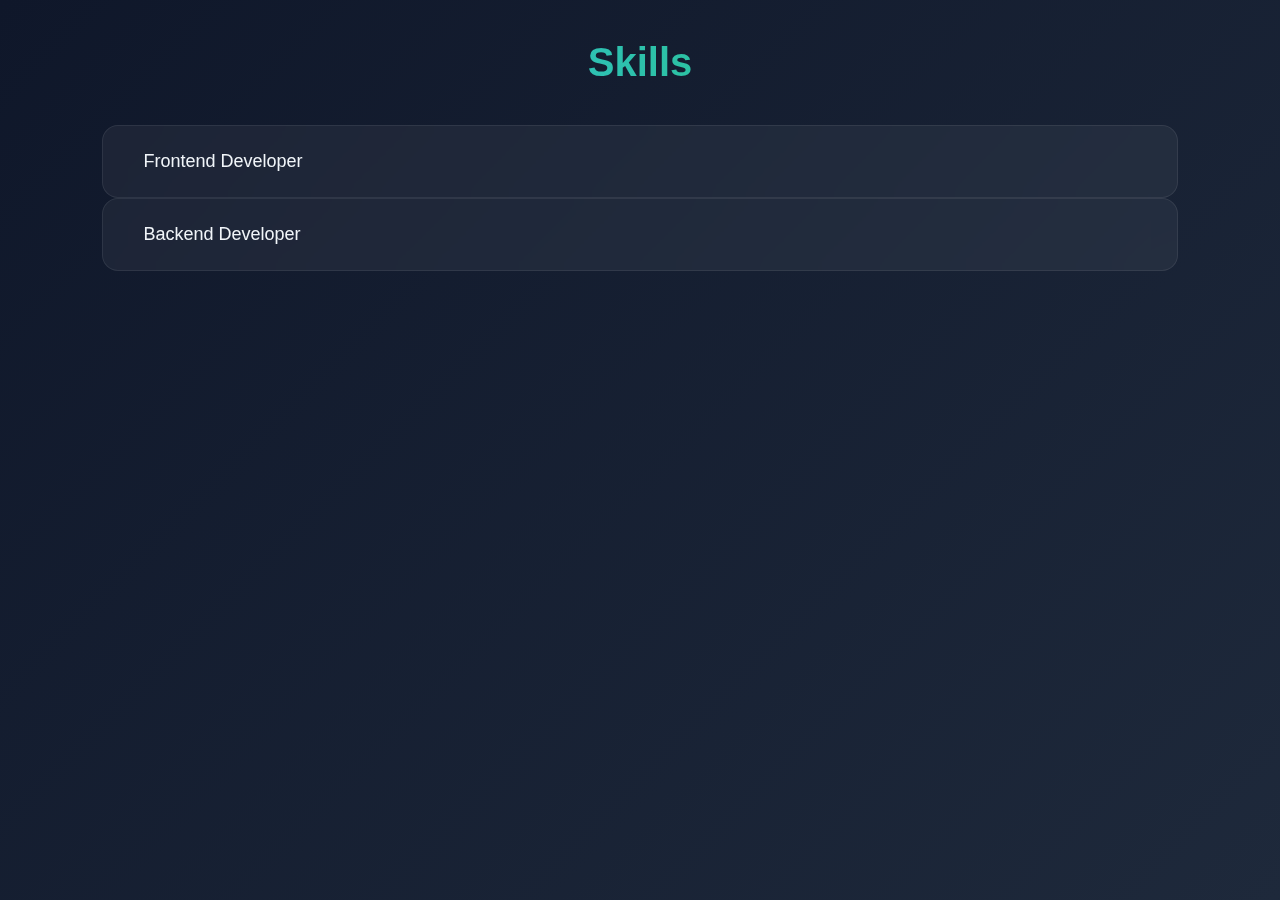
<file: skills.html>
<!DOCTYPE html>
<html lang="en">
<head>
    <meta charset="UTF-8">
    <meta name="viewport" content="width=device-width, initial-scale=1.0">
    <title>skills</title>
    <link rel="stylesheet" href="skills.css">
    
</head>
<body>
    <h1>Skills</h1>
      
<div class="skills-list">
  <div class="skill-item" onclick="showSkills('frontend')">Frontend Developer</div>
  <div class="skill-item" onclick="showSkills('backend')">Backend Developer</div>
</div>

<div id="skills-details"></div>

<script src="skills.js"></script>
</body>
</html>
</file>
<file: portfolio_files/light-8f714f203754d3e3.css>
[data-color-mode=light][data-light-theme=light],[data-color-mode=auto][data-light-theme=light]{--bgColor-success-emphasis:#1f883d;--button-outline-bgColor-active:#0757ba;--button-primary-bgColor-active:#197935;--button-primary-bgColor-disabled:#95d8a6;--button-primary-bgColor-hover:#1c8139;--buttonCounter-danger-fgColor-rest:#c21c2c;--color-ansi-cyan:#1b7c83;--color-ansi-cyan-bright:#3192aa;--control-checked-bgColor-active:#0757ba;--control-checked-bgColor-hover:#0860ca;--fgColor-danger:#d1242f;--reactionButton-selected-bgColor-hover:#caecff;--avatarStack-fade-bgColor-default:#c8d1da;--avatarStack-fade-bgColor-muted:#dae0e7;--bgColor-accent-emphasis:#0969da;--bgColor-accent-muted:#ddf4ff;--bgColor-attention-emphasis:#9a6700;--bgColor-attention-muted:#fff8c5;--bgColor-danger-emphasis:#cf222e;--bgColor-danger-muted:#ffebe9;--bgColor-disabled:#eff2f5;--bgColor-done-emphasis:#8250df;--bgColor-done-muted:#fbefff;--bgColor-emphasis:#25292e;--bgColor-inverse:#25292e;--bgColor-muted:#f6f8fa;--bgColor-neutral-emphasis:#59636e;--bgColor-neutral-muted:#818b981f;--bgColor-open-emphasis:var(--bgColor-success-emphasis);--bgColor-severe-emphasis:#bc4c00;--bgColor-severe-muted:#fff1e5;--bgColor-sponsors-emphasis:#bf3989;--bgColor-sponsors-muted:#ffeff7;--bgColor-success-muted:#dafbe1;--bgColor-transparent:#fff0;--borderColor-accent-emphasis:#0969da;--borderColor-accent-muted:#54aeff66;--borderColor-attention-emphasis:#9a6700;--borderColor-attention-muted:#d4a72c66;--borderColor-danger-emphasis:#cf222e;--borderColor-danger-muted:#ff818266;--borderColor-default:#d1d9e0;--borderColor-disabled:#818b981a;--borderColor-done-emphasis:#8250df;--borderColor-done-muted:#c297ff66;--borderColor-emphasis:#818b98;--borderColor-neutral-emphasis:#59636e;--borderColor-severe-emphasis:#bc4c00;--borderColor-severe-muted:#fb8f4466;--borderColor-sponsors-emphasis:#bf3989;--borderColor-sponsors-muted:#ff80c866;--borderColor-success-emphasis:#1a7f37;--borderColor-success-muted:#4ac26b66;--borderColor-transparent:#fff0;--button-danger-bgColor-active:#a40e26;--button-danger-fgColor-disabled:#d1242f80;--button-danger-fgColor-rest:var(--fgColor-danger);--button-danger-shadow-selected:inset 0px 1px 0px 0px #4c001433;--button-inactive-bgColor:#e6eaef;--button-inactive-fgColor:#59636e;--button-invisible-bgColor-disabled:#fff0;--button-invisible-borderColor-disabled:#fff0;--button-outline-shadow-selected:inset 0px 1px 0px 0px #00215533;--button-primary-bgColor-rest:var(--bgColor-success-emphasis);--button-primary-borderColor-disabled:var(--button-primary-bgColor-disabled);--button-primary-shadow-selected:inset 0px 1px 0px 0px #002d114d;--button-star-iconColor:#eac54f;--buttonCounter-danger-fgColor-disabled:#d1242f80;--buttonCounter-outline-fgColor-rest:#0550ae;--buttonCounter-primary-bgColor-rest:#002d1133;--buttonKeybindingHint-danger-bgColor-active:#1f232866;--buttonKeybindingHint-danger-bgColor-hover:#1f232833;--buttonKeybindingHint-default-bgColor-rest:#eff2f5;--buttonKeybindingHint-inactive-bgColor:#eff2f5;--buttonKeybindingHint-invisible-borderColor-rest:#fff0;--codeMirror-syntax-fgColor-constant:#0550ae;--codeMirror-syntax-fgColor-entity:#8250df;--codeMirror-syntax-fgColor-keyword:#cf222e;--codeMirror-syntax-fgColor-storage:#cf222e;--codeMirror-syntax-fgColor-string:#0a3069;--codeMirror-syntax-fgColor-support:#0550ae;--codeMirror-syntax-fgColor-variable:#953800;--color-ansi-black-bright:#393f46;--color-ansi-blue:#0969da;--color-ansi-blue-bright:#218bff;--color-ansi-gray:#59636e;--color-ansi-green:#116329;--color-ansi-green-bright:#1a7f37;--color-ansi-magenta:#8250df;--color-ansi-magenta-bright:#a475f9;--color-ansi-red:#cf222e;--color-ansi-red-bright:#a40e26;--color-ansi-white:#59636e;--color-ansi-white-bright:#818b98;--color-ansi-yellow:#4d2d00;--color-ansi-yellow-bright:#633c01;--color-prettylights-syntax-brackethighlighter-angle:#59636e;--color-prettylights-syntax-brackethighlighter-unmatched:#82071e;--color-prettylights-syntax-carriage-return-bg:#cf222e;--color-prettylights-syntax-carriage-return-text:#f6f8fa;--color-prettylights-syntax-comment:#59636e;--color-prettylights-syntax-constant:#0550ae;--color-prettylights-syntax-constant-other-reference-link:#0a3069;--color-prettylights-syntax-entity:#6639ba;--color-prettylights-syntax-entity-tag:#0550ae;--color-prettylights-syntax-invalid-illegal-text:var(--fgColor-danger);--color-prettylights-syntax-keyword:#cf222e;--color-prettylights-syntax-markup-changed-bg:#ffd8b5;--color-prettylights-syntax-markup-changed-text:#953800;--color-prettylights-syntax-markup-deleted-bg:#ffebe9;--color-prettylights-syntax-markup-deleted-text:#82071e;--color-prettylights-syntax-markup-heading:#0550ae;--color-prettylights-syntax-markup-ignored-bg:#0550ae;--color-prettylights-syntax-markup-ignored-text:#d1d9e0;--color-prettylights-syntax-markup-inserted-bg:#dafbe1;--color-prettylights-syntax-markup-inserted-text:#116329;--color-prettylights-syntax-markup-list:#3b2300;--color-prettylights-syntax-meta-diff-range:#8250df;--color-prettylights-syntax-string:#0a3069;--color-prettylights-syntax-string-regexp:#116329;--color-prettylights-syntax-sublimelinter-gutter-mark:#818b98;--color-prettylights-syntax-variable:#953800;--contribution-default-bgColor-0:#eff2f5;--contribution-default-bgColor-1:#aceebb;--contribution-default-bgColor-2:#4ac26b;--contribution-default-bgColor-3:#2da44e;--contribution-default-bgColor-4:#116329;--contribution-default-borderColor-0:#1f23280d;--contribution-halloween-bgColor-1:#f0db3d;--contribution-halloween-bgColor-2:#ffd642;--contribution-halloween-bgColor-3:#f68c41;--contribution-halloween-bgColor-4:#1f2328;--contribution-winter-bgColor-1:#b6e3ff;--contribution-winter-bgColor-2:#54aeff;--contribution-winter-bgColor-3:#0969da;--contribution-winter-bgColor-4:#0a3069;--control-bgColor-active:#e6eaef;--control-bgColor-hover:#eff2f5;--control-bgColor-rest:#f6f8fa;--control-checked-borderColor-active:var(--control-checked-bgColor-active);--control-checked-borderColor-hover:var(--control-checked-bgColor-hover);--control-danger-fgColor-hover:var(--fgColor-danger);--control-danger-fgColor-rest:var(--fgColor-danger);--control-fgColor-rest:#25292e;--control-transparent-bgColor-active:#818b9826;--control-transparent-bgColor-hover:#818b981a;--control-transparent-bgColor-rest:#fff0;--control-transparent-bgColor-selected:#818b9826;--control-transparent-borderColor-active:#fff0;--control-transparent-borderColor-hover:#fff0;--control-transparent-borderColor-rest:#fff0;--controlTrack-bgColor-active:#dae0e7;--controlTrack-bgColor-hover:#e0e6eb;--controlTrack-bgColor-rest:#e6eaef;--controlTrack-fgColor-rest:#59636e;--counter-borderColor:#fff0;--data-auburn-color-emphasis:#9d615c;--data-auburn-color-muted:#f2e9e9;--data-blue-color-emphasis:#006edb;--data-blue-color-muted:#d1f0ff;--data-brown-color-emphasis:#856d4c;--data-brown-color-muted:#eeeae2;--data-coral-color-emphasis:#d43511;--data-coral-color-muted:#ffe5db;--data-gray-color-emphasis:#808fa3;--data-gray-color-muted:#e8ecf2;--data-green-color-emphasis:#30a147;--data-green-color-muted:#caf7ca;--data-lemon-color-emphasis:#866e04;--data-lemon-color-muted:#f7eea1;--data-lime-color-emphasis:#527a29;--data-lime-color-muted:#e3f2b5;--data-olive-color-emphasis:#64762d;--data-olive-color-muted:#f0f0ad;--data-orange-color-emphasis:#eb670f;--data-orange-color-muted:#ffe7d1;--data-pine-color-emphasis:#167e53;--data-pine-color-muted:#bff8db;--data-pink-color-emphasis:#ce2c85;--data-pink-color-muted:#ffe5f1;--data-plum-color-emphasis:#a830e8;--data-plum-color-muted:#f8e5ff;--data-purple-color-emphasis:#894ceb;--data-purple-color-muted:#f1e5ff;--data-red-color-emphasis:#df0c24;--data-red-color-muted:#ffe2e0;--data-teal-color-emphasis:#179b9b;--data-teal-color-muted:#c7f5ef;--data-yellow-color-emphasis:#b88700;--data-yellow-color-muted:#ffec9e;--diffBlob-additionNum-bgColor:#aceebb;--diffBlob-additionWord-bgColor:#aceebb;--diffBlob-deletionNum-bgColor:#ffcecb;--diffBlob-deletionWord-bgColor:#ffcecb;--diffBlob-hunkNum-bgColor-rest:#b6e3ff;--display-auburn-bgColor-emphasis:#9d615c;--display-auburn-bgColor-muted:#f2e9e9;--display-auburn-borderColor-emphasis:#9d615c;--display-auburn-borderColor-muted:#e6d6d5;--display-auburn-fgColor:#8a5551;--display-auburn-scale-0:#f2e9e9;--display-auburn-scale-1:#e6d6d5;--display-auburn-scale-2:#d4b7b5;--display-auburn-scale-3:#c59e9b;--display-auburn-scale-4:#b4827e;--display-auburn-scale-5:#9d615c;--display-auburn-scale-6:#8a5551;--display-auburn-scale-7:#744744;--display-auburn-scale-8:#5d3937;--display-auburn-scale-9:#432928;--display-blue-bgColor-emphasis:#006edb;--display-blue-bgColor-muted:#d1f0ff;--display-blue-borderColor-emphasis:#006edb;--display-blue-borderColor-muted:#ade1ff;--display-blue-fgColor:#005fcc;--display-blue-scale-0:#d1f0ff;--display-blue-scale-1:#ade1ff;--display-blue-scale-2:#75c8ff;--display-blue-scale-3:#47afff;--display-blue-scale-4:#0f8fff;--display-blue-scale-5:#006edb;--display-blue-scale-6:#005fcc;--display-blue-scale-7:#004db3;--display-blue-scale-8:#003d99;--display-blue-scale-9:#002b75;--display-brown-bgColor-emphasis:#856d4c;--display-brown-bgColor-muted:#eeeae2;--display-brown-borderColor-emphasis:#856d4c;--display-brown-borderColor-muted:#dfd7c8;--display-brown-fgColor:#755f43;--display-brown-scale-0:#eeeae2;--display-brown-scale-1:#dfd7c8;--display-brown-scale-2:#cbbda4;--display-brown-scale-3:#b8a484;--display-brown-scale-4:#a68b64;--display-brown-scale-5:#856d4c;--display-brown-scale-6:#755f43;--display-brown-scale-7:#64513a;--display-brown-scale-8:#51412f;--display-brown-scale-9:#3a2e22;--display-coral-bgColor-emphasis:#d43511;--display-coral-bgColor-muted:#ffe5db;--display-coral-borderColor-emphasis:#d43511;--display-coral-borderColor-muted:#fecebe;--display-coral-fgColor:#ba2e12;--display-coral-scale-0:#ffe5db;--display-coral-scale-1:#fecebe;--display-coral-scale-2:#fcab92;--display-coral-scale-3:#f88768;--display-coral-scale-4:#f25f3a;--display-coral-scale-5:#d43511;--display-coral-scale-6:#ba2e12;--display-coral-scale-7:#9b2712;--display-coral-scale-8:#7e2011;--display-coral-scale-9:#5d180e;--display-cyan-bgColor-emphasis:#007b94;--display-cyan-bgColor-muted:#bdf4ff;--display-cyan-borderColor-emphasis:#007b94;--display-cyan-borderColor-muted:#7ae9ff;--display-cyan-fgColor:#006a80;--display-cyan-scale-0:#bdf4ff;--display-cyan-scale-1:#7ae9ff;--display-cyan-scale-2:#00d0fa;--display-cyan-scale-3:#00b7db;--display-cyan-scale-4:#0099b8;--display-cyan-scale-5:#007b94;--display-cyan-scale-6:#006a80;--display-cyan-scale-7:#00596b;--display-cyan-scale-8:#004857;--display-cyan-scale-9:#003742;--display-gray-bgColor-emphasis:#647182;--display-gray-bgColor-muted:#e8ecf2;--display-gray-borderColor-emphasis:#647182;--display-gray-borderColor-muted:#d2dae4;--display-gray-fgColor:#5c6570;--display-gray-scale-0:#e8ecf2;--display-gray-scale-1:#d2dae4;--display-gray-scale-2:#b4c0cf;--display-gray-scale-3:#9ba9bb;--display-gray-scale-4:#808fa3;--display-gray-scale-5:#647182;--display-gray-scale-6:#5c6570;--display-gray-scale-7:#4e535a;--display-gray-scale-8:#424448;--display-gray-scale-9:#303031;--display-green-bgColor-emphasis:#2c8141;--display-green-bgColor-muted:#caf7ca;--display-green-borderColor-emphasis:#2c8141;--display-green-borderColor-muted:#9ceda0;--display-green-fgColor:#2b6e3f;--display-green-scale-0:#caf7ca;--display-green-scale-1:#9ceda0;--display-green-scale-2:#54d961;--display-green-scale-3:#31bf46;--display-green-scale-4:#30a147;--display-green-scale-5:#2c8141;--display-green-scale-6:#2b6e3f;--display-green-scale-7:#285c3b;--display-green-scale-8:#254b34;--display-green-scale-9:#1d3528;--display-indigo-bgColor-emphasis:#5a61e7;--display-indigo-bgColor-muted:#e5e9ff;--display-indigo-borderColor-emphasis:#5a61e7;--display-indigo-borderColor-muted:#d2d7fe;--display-indigo-fgColor:#494edf;--display-indigo-scale-0:#e5e9ff;--display-indigo-scale-1:#d2d7fe;--display-indigo-scale-2:#b1b9fb;--display-indigo-scale-3:#979ff7;--display-indigo-scale-4:#7a82f0;--display-indigo-scale-5:#5a61e7;--display-indigo-scale-6:#494edf;--display-indigo-scale-7:#393cd5;--display-indigo-scale-8:#2d2db4;--display-indigo-scale-9:#25247b;--display-lemon-bgColor-emphasis:#866e04;--display-lemon-bgColor-muted:#f7eea1;--display-lemon-borderColor-emphasis:#866e04;--display-lemon-borderColor-muted:#f0db3d;--display-lemon-fgColor:#786002;--display-lemon-scale-0:#f7eea1;--display-lemon-scale-1:#f0db3d;--display-lemon-scale-2:#d8bd0e;--display-lemon-scale-3:#c2a60a;--display-lemon-scale-4:#a68c07;--display-lemon-scale-5:#866e04;--display-lemon-scale-6:#786002;--display-lemon-scale-7:#654f01;--display-lemon-scale-8:#523f00;--display-lemon-scale-9:#3d2e00;--display-lime-bgColor-emphasis:#527a29;--display-lime-bgColor-muted:#e3f2b5;--display-lime-borderColor-emphasis:#527a29;--display-lime-borderColor-muted:#c7e580;--display-lime-fgColor:#476c28;--display-lime-scale-0:#e3f2b5;--display-lime-scale-1:#c7e580;--display-lime-scale-2:#9bd039;--display-lime-scale-3:#80b530;--display-lime-scale-4:#6c9d2f;--display-lime-scale-5:#527a29;--display-lime-scale-6:#476c28;--display-lime-scale-7:#3a5b25;--display-lime-scale-8:#2f4a21;--display-lime-scale-9:#213319;--display-olive-bgColor-emphasis:#64762d;--display-olive-bgColor-muted:#f0f0ad;--display-olive-borderColor-emphasis:#64762d;--display-olive-borderColor-muted:#dbe170;--display-olive-fgColor:#56682c;--display-olive-scale-0:#f0f0ad;--display-olive-scale-1:#dbe170;--display-olive-scale-2:#b9c832;--display-olive-scale-3:#9bae32;--display-olive-scale-4:#819532;--display-olive-scale-5:#64762d;--display-olive-scale-6:#56682c;--display-olive-scale-7:#495a2b;--display-olive-scale-8:#3b4927;--display-olive-scale-9:#2a331f;--display-orange-bgColor-emphasis:#b8500f;--display-orange-bgColor-muted:#ffe7d1;--display-orange-borderColor-emphasis:#b8500f;--display-orange-borderColor-muted:#fecfaa;--display-orange-fgColor:#a24610;--display-orange-scale-0:#ffe7d1;--display-orange-scale-1:#fecfaa;--display-orange-scale-2:#fbaf74;--display-orange-scale-3:#f68c41;--display-orange-scale-4:#eb670f;--display-orange-scale-5:#b8500f;--display-orange-scale-6:#a24610;--display-orange-scale-7:#8d3c11;--display-orange-scale-8:#70300f;--display-orange-scale-9:#54230d;--display-pine-bgColor-emphasis:#167e53;--display-pine-bgColor-muted:#bff8db;--display-pine-borderColor-emphasis:#167e53;--display-pine-borderColor-muted:#80efb9;--display-pine-fgColor:#156f4b;--display-pine-scale-0:#bff8db;--display-pine-scale-1:#80efb9;--display-pine-scale-2:#1dd781;--display-pine-scale-3:#1dbf76;--display-pine-scale-4:#1aa267;--display-pine-scale-5:#167e53;--display-pine-scale-6:#156f4b;--display-pine-scale-7:#135d41;--display-pine-scale-8:#114b36;--display-pine-scale-9:#0d3627;--display-pink-bgColor-emphasis:#ce2c85;--display-pink-bgColor-muted:#ffe5f1;--display-pink-borderColor-emphasis:#ce2c85;--display-pink-borderColor-muted:#fdc9e2;--display-pink-fgColor:#b12f79;--display-pink-scale-0:#ffe5f1;--display-pink-scale-1:#fdc9e2;--display-pink-scale-2:#f8a5cf;--display-pink-scale-3:#f184bc;--display-pink-scale-4:#e55da5;--display-pink-scale-5:#ce2c85;--display-pink-scale-6:#b12f79;--display-pink-scale-7:#8e2e66;--display-pink-scale-8:#6e2b53;--display-pink-scale-9:#4d233d;--display-plum-bgColor-emphasis:#a830e8;--display-plum-bgColor-muted:#f8e5ff;--display-plum-borderColor-emphasis:#a830e8;--display-plum-borderColor-muted:#f0cdfe;--display-plum-fgColor:#961edc;--display-plum-scale-0:#f8e5ff;--display-plum-scale-1:#f0cdfe;--display-plum-scale-2:#e2a7fb;--display-plum-scale-3:#d487f7;--display-plum-scale-4:#c264f2;--display-plum-scale-5:#a830e8;--display-plum-scale-6:#961edc;--display-plum-scale-7:#7d1eb8;--display-plum-scale-8:#651d96;--display-plum-scale-9:#471769;--display-purple-bgColor-emphasis:#894ceb;--display-purple-bgColor-muted:#f1e5ff;--display-purple-borderColor-emphasis:#894ceb;--display-purple-borderColor-muted:#e6d2fe;--display-purple-fgColor:#783ae4;--display-purple-scale-0:#f1e5ff;--display-purple-scale-1:#e6d2fe;--display-purple-scale-2:#d1b1fc;--display-purple-scale-3:#bc91f8;--display-purple-scale-4:#a672f3;--display-purple-scale-5:#894ceb;--display-purple-scale-6:#783ae4;--display-purple-scale-7:#6223d7;--display-purple-scale-8:#4f21ab;--display-purple-scale-9:#391b79;--display-red-bgColor-emphasis:#df0c24;--display-red-bgColor-muted:#ffe2e0;--display-red-borderColor-emphasis:#df0c24;--display-red-borderColor-muted:#fecdcd;--display-red-fgColor:#c50d28;--display-red-scale-0:#ffe2e0;--display-red-scale-1:#fecdcd;--display-red-scale-2:#fda5a7;--display-red-scale-3:#fb8389;--display-red-scale-4:#f85461;--display-red-scale-5:#df0c24;--display-red-scale-6:#c50d28;--display-red-scale-7:#a60c29;--display-red-scale-8:#880c27;--display-red-scale-9:#610a20;--display-teal-bgColor-emphasis:#127e81;--display-teal-bgColor-muted:#c7f5ef;--display-teal-borderColor-emphasis:#127e81;--display-teal-borderColor-muted:#89ebe1;--display-teal-fgColor:#106e75;--display-teal-scale-0:#c7f5ef;--display-teal-scale-1:#89ebe1;--display-teal-scale-2:#22d3c7;--display-teal-scale-3:#1db9b4;--display-teal-scale-4:#179b9b;--display-teal-scale-5:#127e81;--display-teal-scale-6:#106e75;--display-teal-scale-7:#0d5b63;--display-teal-scale-8:#0a4852;--display-teal-scale-9:#073740;--display-yellow-bgColor-emphasis:#946a00;--display-yellow-bgColor-muted:#ffec9e;--display-yellow-borderColor-emphasis:#946a00;--display-yellow-borderColor-muted:#ffd642;--display-yellow-fgColor:#805900;--display-yellow-scale-0:#ffec9e;--display-yellow-scale-1:#ffd642;--display-yellow-scale-2:#ebb400;--display-yellow-scale-3:#d19d00;--display-yellow-scale-4:#b88700;--display-yellow-scale-5:#946a00;--display-yellow-scale-6:#805900;--display-yellow-scale-7:#704d00;--display-yellow-scale-8:#5c3d00;--display-yellow-scale-9:#422b00;--fgColor-accent:#0969da;--fgColor-attention:#9a6700;--fgColor-closed:var(--fgColor-danger);--fgColor-disabled:#818b98;--fgColor-done:#8250df;--fgColor-muted:#59636e;--fgColor-neutral:#59636e;--fgColor-severe:#bc4c00;--fgColor-sponsors:#bf3989;--fgColor-success:#1a7f37;--header-bgColor:#25292e;--header-borderColor-divider:#818b98;--headerSearch-bgColor:#25292e;--headerSearch-borderColor:#818b98;--highlight-neutral-bgColor:#fff8c5;--label-auburn-bgColor-active:#d4b7b5;--label-auburn-bgColor-hover:#e6d6d5;--label-auburn-bgColor-rest:#f2e9e9;--label-auburn-borderColor:#fff0;--label-auburn-fgColor-active:#5d3937;--label-auburn-fgColor-hover:#744744;--label-auburn-fgColor-rest:#8a5551;--label-blue-bgColor-active:#75c8ff;--label-blue-bgColor-hover:#ade1ff;--label-blue-bgColor-rest:#d1f0ff;--label-blue-borderColor:#fff0;--label-blue-fgColor-active:#003d99;--label-blue-fgColor-hover:#004db3;--label-blue-fgColor-rest:#005fcc;--label-brown-bgColor-active:#cbbda4;--label-brown-bgColor-hover:#dfd7c8;--label-brown-bgColor-rest:#eeeae2;--label-brown-borderColor:#fff0;--label-brown-fgColor-active:#51412f;--label-brown-fgColor-hover:#64513a;--label-brown-fgColor-rest:#755f43;--label-coral-bgColor-active:#fcab92;--label-coral-bgColor-hover:#fecebe;--label-coral-bgColor-rest:#ffe5db;--label-coral-borderColor:#fff0;--label-coral-fgColor-active:#7e2011;--label-coral-fgColor-hover:#9b2712;--label-coral-fgColor-rest:#ba2e12;--label-cyan-bgColor-active:#00d0fa;--label-cyan-bgColor-hover:#7ae9ff;--label-cyan-bgColor-rest:#bdf4ff;--label-cyan-borderColor:#fff0;--label-cyan-fgColor-active:#004857;--label-cyan-fgColor-hover:#00596b;--label-cyan-fgColor-rest:#006a80;--label-gray-bgColor-active:#b4c0cf;--label-gray-bgColor-hover:#d2dae4;--label-gray-bgColor-rest:#e8ecf2;--label-gray-borderColor:#fff0;--label-gray-fgColor-active:#424448;--label-gray-fgColor-hover:#4e535a;--label-gray-fgColor-rest:#5c6570;--label-green-bgColor-active:#54d961;--label-green-bgColor-hover:#9ceda0;--label-green-bgColor-rest:#caf7ca;--label-green-borderColor:#fff0;--label-green-fgColor-active:#254b34;--label-green-fgColor-hover:#285c3b;--label-green-fgColor-rest:#2b6e3f;--label-indigo-bgColor-active:#b1b9fb;--label-indigo-bgColor-hover:#d2d7fe;--label-indigo-bgColor-rest:#e5e9ff;--label-indigo-borderColor:#fff0;--label-indigo-fgColor-active:#2d2db4;--label-indigo-fgColor-hover:#393cd5;--label-indigo-fgColor-rest:#494edf;--label-lemon-bgColor-active:#d8bd0e;--label-lemon-bgColor-hover:#f0db3d;--label-lemon-bgColor-rest:#f7eea1;--label-lemon-borderColor:#fff0;--label-lemon-fgColor-active:#523f00;--label-lemon-fgColor-hover:#654f01;--label-lemon-fgColor-rest:#786002;--label-lime-bgColor-active:#9bd039;--label-lime-bgColor-hover:#c7e580;--label-lime-bgColor-rest:#e3f2b5;--label-lime-borderColor:#fff0;--label-lime-fgColor-active:#2f4a21;--label-lime-fgColor-hover:#3a5b25;--label-lime-fgColor-rest:#476c28;--label-olive-bgColor-active:#b9c832;--label-olive-bgColor-hover:#dbe170;--label-olive-bgColor-rest:#f0f0ad;--label-olive-borderColor:#fff0;--label-olive-fgColor-active:#3b4927;--label-olive-fgColor-hover:#495a2b;--label-olive-fgColor-rest:#56682c;--label-orange-bgColor-active:#fbaf74;--label-orange-bgColor-hover:#fecfaa;--label-orange-bgColor-rest:#ffe7d1;--label-orange-borderColor:#fff0;--label-orange-fgColor-active:#70300f;--label-orange-fgColor-hover:#8d3c11;--label-orange-fgColor-rest:#a24610;--label-pine-bgColor-active:#1dd781;--label-pine-bgColor-hover:#80efb9;--label-pine-bgColor-rest:#bff8db;--label-pine-borderColor:#fff0;--label-pine-fgColor-active:#114b36;--label-pine-fgColor-hover:#135d41;--label-pine-fgColor-rest:#156f4b;--label-pink-bgColor-active:#f8a5cf;--label-pink-bgColor-hover:#fdc9e2;--label-pink-bgColor-rest:#ffe5f1;--label-pink-borderColor:#fff0;--label-pink-fgColor-active:#6e2b53;--label-pink-fgColor-hover:#8e2e66;--label-pink-fgColor-rest:#b12f79;--label-plum-bgColor-active:#e2a7fb;--label-plum-bgColor-hover:#f0cdfe;--label-plum-bgColor-rest:#f8e5ff;--label-plum-borderColor:#fff0;--label-plum-fgColor-active:#651d96;--label-plum-fgColor-hover:#7d1eb8;--label-plum-fgColor-rest:#961edc;--label-purple-bgColor-active:#d1b1fc;--label-purple-bgColor-hover:#e6d2fe;--label-purple-bgColor-rest:#f1e5ff;--label-purple-borderColor:#fff0;--label-purple-fgColor-active:#4f21ab;--label-purple-fgColor-hover:#6223d7;--label-purple-fgColor-rest:#783ae4;--label-red-bgColor-active:#fda5a7;--label-red-bgColor-hover:#fecdcd;--label-red-bgColor-rest:#ffe2e0;--label-red-borderColor:#fff0;--label-red-fgColor-active:#880c27;--label-red-fgColor-hover:#a60c29;--label-red-fgColor-rest:#c50d28;--label-teal-bgColor-active:#22d3c7;--label-teal-bgColor-hover:#89ebe1;--label-teal-bgColor-rest:#c7f5ef;--label-teal-borderColor:#fff0;--label-teal-fgColor-active:#0a4852;--label-teal-fgColor-hover:#0d5b63;--label-teal-fgColor-rest:#106e75;--label-yellow-bgColor-active:#ebb400;--label-yellow-bgColor-hover:#ffd642;--label-yellow-bgColor-rest:#ffec9e;--label-yellow-borderColor:#fff0;--label-yellow-fgColor-active:#5c3d00;--label-yellow-fgColor-hover:#704d00;--label-yellow-fgColor-rest:#805900;--menu-bgColor-active:#fff0;--overlay-backdrop-bgColor:#c8d1da66;--progressBar-bgColor-success:var(--bgColor-success-emphasis);--progressBar-track-borderColor:#fff0;--reactionButton-selected-bgColor-rest:#ddf4ff;--reactionButton-selected-fgColor-hover:#0550ae;--selectMenu-bgColor-active:#b6e3ff;--selectMenu-borderColor:#fff0;--shadow-floating-legacy:0px 6px 12px -3px #25292e0a,0px 6px 18px 0px #25292e1f;--shadow-resting-medium:0px 1px 1px 0px #25292e1a,0px 3px 6px 0px #25292e1f;--skeletonLoader-bgColor:#818b981a;--topicTag-borderColor:#fff0;--treeViewItem-leadingVisual-iconColor-rest:#54aeff;--underlineNav-borderColor-active:#fd8c73;--avatar-bgColor:#fff;--avatar-shadow:0px 0px 0px 2px #fffc;--bgColor-black:#1f2328;--bgColor-closed-emphasis:var(--bgColor-danger-emphasis);--bgColor-closed-muted:var(--bgColor-danger-muted);--bgColor-default:#fff;--bgColor-draft-emphasis:var(--bgColor-neutral-emphasis);--bgColor-draft-muted:var(--bgColor-neutral-muted);--bgColor-inset:var(--bgColor-muted);--bgColor-open-muted:var(--bgColor-success-muted);--bgColor-upsell-emphasis:var(--bgColor-done-emphasis);--bgColor-upsell-muted:var(--bgColor-done-muted);--bgColor-white:#fff;--border-accent-emphasis:.0625rem solid #0969da;--border-accent-muted:.0625rem solid #54aeff66;--border-attention-emphasis:.0625rem solid #9a6700;--border-attention-muted:.0625rem solid #d4a72c66;--border-danger-emphasis:.0625rem solid #cf222e;--border-danger-muted:.0625rem solid #ff818266;--border-default:.0625rem solid #d1d9e0;--border-disabled:.0625rem solid #818b981a;--border-done-emphasis:.0625rem solid #8250df;--border-done-muted:.0625rem solid #c297ff66;--border-emphasis:.0625rem solid #818b98;--border-neutral-emphasis:.0625rem solid #59636e;--border-severe-emphasis:.0625rem solid #bc4c00;--border-severe-muted:.0625rem solid #fb8f4466;--border-sponsors-emphasis:.0625rem solid #bf3989;--border-sponsors-muted:.0625rem solid #ff80c866;--border-success-emphasis:.0625rem solid #1a7f37;--border-success-muted:.0625rem solid #4ac26b66;--border-transparent:.0625rem solid #fff0;--borderColor-closed-emphasis:var(--borderColor-danger-emphasis);--borderColor-closed-muted:var(--borderColor-danger-muted);--borderColor-draft-emphasis:var(--borderColor-neutral-emphasis);--borderColor-muted:#d1d9e0b3;--borderColor-open-emphasis:var(--borderColor-success-emphasis);--borderColor-open-muted:var(--borderColor-success-muted);--borderColor-translucent:#1f232826;--borderColor-upsell-emphasis:var(--borderColor-done-emphasis);--borderColor-upsell-muted:var(--borderColor-done-muted);--button-danger-bgColor-hover:var(--bgColor-danger-emphasis);--button-danger-bgColor-rest:var(--control-bgColor-rest);--button-danger-fgColor-active:#fff;--button-danger-fgColor-hover:#fff;--button-danger-iconColor-hover:#fff;--button-danger-iconColor-rest:var(--button-danger-fgColor-rest);--button-default-bgColor-active:var(--control-bgColor-active);--button-default-bgColor-hover:var(--control-bgColor-hover);--button-default-bgColor-rest:var(--control-bgColor-rest);--button-default-bgColor-selected:var(--control-bgColor-active);--button-default-fgColor-rest:var(--control-fgColor-rest);--button-default-shadow-resting:0px 1px 0px 0px #1f23280a;--button-invisible-bgColor-active:var(--control-transparent-bgColor-active);--button-invisible-bgColor-hover:var(--control-transparent-bgColor-hover);--button-invisible-bgColor-rest:var(--control-transparent-bgColor-rest);--button-invisible-borderColor-hover:var(--control-transparent-borderColor-hover);--button-invisible-borderColor-rest:var(--control-transparent-borderColor-rest);--button-invisible-fgColor-active:var(--control-fgColor-rest);--button-invisible-fgColor-hover:var(--control-fgColor-rest);--button-invisible-fgColor-rest:var(--control-fgColor-rest);--button-invisible-iconColor-hover:var(--fgColor-muted);--button-invisible-iconColor-rest:var(--fgColor-muted);--button-outline-bgColor-hover:var(--bgColor-accent-emphasis);--button-outline-bgColor-rest:var(--control-bgColor-rest);--button-outline-fgColor-active:#fff;--button-outline-fgColor-disabled:#0969da80;--button-outline-fgColor-hover:#fff;--button-outline-fgColor-rest:var(--fgColor-accent);--button-primary-fgColor-disabled:#fffc;--buttonCounter-danger-bgColor-disabled:#cf222e0d;--buttonCounter-danger-bgColor-hover:#fff3;--buttonCounter-danger-bgColor-rest:#cf222e1a;--buttonCounter-danger-fgColor-hover:#fff;--buttonCounter-default-bgColor-rest:var(--bgColor-neutral-muted);--buttonCounter-invisible-bgColor-rest:var(--bgColor-neutral-muted);--buttonCounter-outline-bgColor-disabled:#0969da0d;--buttonCounter-outline-bgColor-hover:#fff3;--buttonCounter-outline-bgColor-rest:#0969da1a;--buttonCounter-outline-fgColor-disabled:#0969da80;--buttonCounter-outline-fgColor-hover:#fff;--buttonKeybindingHint-danger-bgColor-rest:var(--buttonKeybindingHint-default-bgColor-rest);--buttonKeybindingHint-default-bgColor-disabled:var(--buttonKeybindingHint-default-bgColor-rest);--buttonKeybindingHint-default-fgColor-rest:var(--fgColor-muted);--buttonKeybindingHint-inactive-fgColor:var(--button-inactive-fgColor);--buttonKeybindingHint-invisible-bgColor-active:var(--control-transparent-bgColor-active);--buttonKeybindingHint-invisible-bgColor-disabled:var(--button-invisible-bgColor-disabled);--buttonKeybindingHint-invisible-bgColor-hover:var(--control-transparent-bgColor-hover);--buttonKeybindingHint-invisible-bgColor-rest:var(--buttonKeybindingHint-default-bgColor-rest);--buttonKeybindingHint-invisible-fgColor-rest:var(--fgColor-muted);--buttonKeybindingHint-primary-bgColor-disabled:#002d111a;--buttonKeybindingHint-primary-bgColor-rest:var(--buttonCounter-primary-bgColor-rest);--codeMirror-activeline-bgColor:var(--bgColor-neutral-muted);--codeMirror-gutterMarker-fgColor-muted:var(--fgColor-muted);--codeMirror-lineNumber-fgColor:var(--fgColor-muted);--codeMirror-selection-bgColor:var(--borderColor-accent-muted);--codeMirror-syntax-fgColor-comment:#1f2328;--color-ansi-black:#1f2328;--color-prettylights-syntax-invalid-illegal-bg:var(--bgColor-danger-muted);--color-prettylights-syntax-markup-bold:#1f2328;--color-prettylights-syntax-markup-italic:#1f2328;--color-prettylights-syntax-storage-modifier-import:#1f2328;--contribution-default-borderColor-1:var(--contribution-default-borderColor-0);--contribution-default-borderColor-2:var(--contribution-default-borderColor-0);--contribution-default-borderColor-3:var(--contribution-default-borderColor-0);--contribution-default-borderColor-4:var(--contribution-default-borderColor-0);--control-bgColor-disabled:var(--bgColor-disabled);--control-bgColor-selected:var(--control-bgColor-rest);--control-borderColor-danger:var(--borderColor-danger-emphasis);--control-borderColor-disabled:var(--borderColor-disabled);--control-borderColor-emphasis:var(--borderColor-emphasis);--control-borderColor-rest:var(--borderColor-default);--control-borderColor-success:var(--borderColor-success-emphasis);--control-borderColor-warning:var(--borderColor-attention-emphasis);--control-checked-bgColor-disabled:var(--fgColor-disabled);--control-checked-bgColor-rest:var(--bgColor-accent-emphasis);--control-danger-bgColor-active:#ffebe966;--control-danger-bgColor-hover:var(--bgColor-danger-muted);--control-fgColor-disabled:var(--fgColor-disabled);--control-fgColor-placeholder:var(--fgColor-muted);--control-iconColor-rest:var(--fgColor-muted);--control-transparent-bgColor-disabled:var(--bgColor-disabled);--controlKnob-bgColor-checked:#fff;--controlKnob-bgColor-rest:#fff;--controlTrack-bgColor-disabled:var(--fgColor-disabled);--controlTrack-borderColor-disabled:var(--fgColor-disabled);--controlTrack-borderColor-rest:var(--borderColor-default);--counter-bgColor-emphasis:var(--bgColor-neutral-emphasis);--counter-bgColor-muted:var(--bgColor-neutral-muted);--diffBlob-additionLine-bgColor:var(--bgColor-success-muted);--diffBlob-deletionLine-bgColor:var(--bgColor-danger-muted);--diffBlob-emptyLine-bgColor:var(--bgColor-muted);--diffBlob-emptyNum-bgColor:var(--bgColor-muted);--diffBlob-expander-iconColor:var(--fgColor-muted);--diffBlob-hunkLine-bgColor:var(--bgColor-accent-muted);--diffBlob-hunkLine-fgColor:var(--fgColor-muted);--diffBlob-hunkNum-bgColor-hover:var(--bgColor-accent-emphasis);--fgColor-black:#1f2328;--fgColor-default:#1f2328;--fgColor-draft:var(--fgColor-neutral);--fgColor-link:var(--fgColor-accent);--fgColor-onEmphasis:#fff;--fgColor-onInverse:#fff;--fgColor-open:var(--fgColor-success);--fgColor-upsell:var(--fgColor-done);--fgColor-white:#fff;--focus-outlineColor:var(--borderColor-accent-emphasis);--header-fgColor-default:#ffffffb3;--header-fgColor-logo:#fff;--overlay-bgColor:#fff;--page-header-bgColor:var(--bgColor-muted);--progressBar-bgColor-accent:var(--bgColor-accent-emphasis);--progressBar-bgColor-attention:var(--bgColor-attention-emphasis);--progressBar-bgColor-danger:var(--bgColor-danger-emphasis);--progressBar-bgColor-done:var(--bgColor-done-emphasis);--progressBar-bgColor-neutral:var(--bgColor-neutral-emphasis);--progressBar-bgColor-severe:var(--bgColor-severe-emphasis);--progressBar-bgColor-sponsors:var(--bgColor-sponsors-emphasis);--progressBar-track-bgColor:var(--borderColor-default);--selection-bgColor:#0969da33;--shadow-inset:inset 0px 1px 0px 0px #1f23280a;--shadow-resting-small:0px 1px 1px 0px #1f23280f,0px 1px 3px 0px #1f23280f;--shadow-resting-xsmall:0px 1px 1px 0px #1f23280f;--sideNav-bgColor-selected:#fff;--timelineBadge-bgColor:var(--bgColor-muted);--tooltip-bgColor:var(--bgColor-emphasis);--underlineNav-iconColor-rest:var(--fgColor-muted);--avatar-borderColor:var(--borderColor-translucent);--border-closed-emphasis:var(--border-danger-emphasis);--border-closed-muted:var(--border-danger-muted);--border-muted:.0625rem solid #d1d9e0b3;--border-open-emphasis:var(--border-success-emphasis);--border-open-muted:var(--border-success-muted);--border-upsell-emphasis:.0625rem solid #8250df;--border-upsell-muted:.0625rem solid #c297ff66;--borderColor-neutral-muted:var(--borderColor-muted);--button-danger-bgColor-disabled:var(--control-bgColor-disabled);--button-danger-borderColor-rest:var(--control-borderColor-rest);--button-default-bgColor-disabled:var(--control-bgColor-disabled);--button-default-borderColor-active:var(--control-borderColor-rest);--button-default-borderColor-disabled:var(--control-borderColor-disabled);--button-default-borderColor-rest:var(--control-borderColor-rest);--button-invisible-fgColor-disabled:var(--control-fgColor-disabled);--button-invisible-iconColor-disabled:var(--control-fgColor-disabled);--button-outline-bgColor-disabled:var(--control-bgColor-disabled);--button-primary-borderColor-rest:var(--borderColor-translucent);--button-primary-fgColor-rest:var(--fgColor-white);--button-primary-iconColor-rest:#fffc;--buttonKeybindingHint-danger-bgColor-disabled:var(--buttonKeybindingHint-default-bgColor-disabled);--buttonKeybindingHint-danger-borderColor-hover:var(--borderColor-translucent);--buttonKeybindingHint-danger-fgColor-active:var(--fgColor-onEmphasis);--buttonKeybindingHint-danger-fgColor-hover:var(--fgColor-onEmphasis);--buttonKeybindingHint-danger-fgColor-rest:var(--buttonKeybindingHint-default-fgColor-rest);--buttonKeybindingHint-default-borderColor-disabled:var(--control-borderColor-disabled);--buttonKeybindingHint-default-borderColor-rest:var(--borderColor-muted);--buttonKeybindingHint-default-fgColor-disabled:var(--control-fgColor-disabled);--buttonKeybindingHint-inactive-borderColor:var(--borderColor-muted);--buttonKeybindingHint-invisible-borderColor-disabled:var(--control-borderColor-disabled);--buttonKeybindingHint-invisible-fgColor-disabled:var(--control-fgColor-disabled);--buttonKeybindingHint-primary-borderColor-disabled:var(--control-borderColor-disabled);--buttonKeybindingHint-primary-borderColor-rest:var(--borderColor-translucent);--buttonKeybindingHint-primary-fgColor-disabled:var(--button-primary-fgColor-disabled);--buttonKeybindingHint-primary-fgColor-rest:var(--fgColor-onEmphasis);--card-bgColor:var(--bgColor-default);--codeMirror-bgColor:var(--bgColor-default);--codeMirror-cursor-fgColor:var(--fgColor-default);--codeMirror-fgColor:var(--fgColor-default);--codeMirror-gutterMarker-fgColor-default:var(--bgColor-default);--codeMirror-gutters-bgColor:var(--bgColor-default);--codeMirror-lines-bgColor:var(--bgColor-default);--codeMirror-matchingBracket-fgColor:var(--fgColor-default);--control-borderColor-selected:var(--control-bgColor-selected);--control-checked-borderColor-disabled:var(--control-checked-bgColor-disabled);--control-checked-borderColor-rest:var(--control-checked-bgColor-rest);--control-checked-fgColor-disabled:var(--fgColor-onEmphasis);--control-checked-fgColor-rest:var(--fgColor-onEmphasis);--controlKnob-bgColor-disabled:var(--control-bgColor-disabled);--controlKnob-borderColor-checked:var(--control-checked-bgColor-rest);--controlKnob-borderColor-disabled:var(--control-bgColor-disabled);--controlKnob-borderColor-rest:var(--control-borderColor-rest);--controlTrack-fgColor-disabled:var(--fgColor-onEmphasis);--dashboard-bgColor:var(--bgColor-default);--diffBlob-additionLine-fgColor:var(--fgColor-default);--diffBlob-additionNum-fgColor:var(--fgColor-default);--diffBlob-additionWord-fgColor:var(--fgColor-default);--diffBlob-deletionLine-fgColor:var(--fgColor-default);--diffBlob-deletionNum-fgColor:var(--fgColor-default);--diffBlob-deletionWord-fgColor:var(--fgColor-default);--diffBlob-hunkNum-fgColor-hover:var(--fgColor-onEmphasis);--diffBlob-hunkNum-fgColor-rest:var(--fgColor-default);--focus-outline:2px solid #0969da;--overlay-borderColor:#d1d9e080;--reactionButton-selected-fgColor-rest:var(--fgColor-link);--tooltip-fgColor:var(--fgColor-onEmphasis);--underlineNav-borderColor-hover:var(--borderColor-muted);--border-neutral-muted:.0625rem solid #d1d9e0b3;--borderColor-draft-muted:var(--borderColor-neutral-muted);--button-danger-borderColor-hover:var(--button-primary-borderColor-rest);--button-default-borderColor-hover:var(--button-default-borderColor-rest);--button-primary-borderColor-active:var(--button-primary-borderColor-rest);--button-primary-borderColor-hover:var(--button-primary-borderColor-rest);--buttonKeybindingHint-danger-borderColor-active:var(--buttonKeybindingHint-danger-borderColor-hover);--buttonKeybindingHint-danger-borderColor-disabled:var(--buttonKeybindingHint-default-borderColor-disabled);--buttonKeybindingHint-danger-borderColor-rest:var(--buttonKeybindingHint-default-borderColor-rest);--buttonKeybindingHint-danger-fgColor-disabled:var(--buttonKeybindingHint-default-fgColor-disabled);--shadow-floating-large:0px 0px 0px 1px #d1d9e0,0px 40px 80px 0px #25292e3d;--shadow-floating-medium:0px 0px 0px 1px #d1d9e0,0px 8px 16px -4px #25292e14,0px 4px 32px -4px #25292e14,0px 24px 48px -12px #25292e14,0px 48px 96px -24px #25292e14;--shadow-floating-small:0px 0px 0px 1px #d1d9e080,0px 6px 12px -3px #25292e0a,0px 6px 18px 0px #25292e1f;--shadow-floating-xlarge:0px 0px 0px 1px #d1d9e0,0px 56px 112px 0px #25292e52;--button-danger-borderColor-active:var(--button-danger-borderColor-hover);--button-outline-borderColor-hover:var(--button-primary-borderColor-hover);--button-outline-borderColor-active:var(--button-outline-borderColor-hover)}@media (prefers-color-scheme:dark){[data-color-mode][data-color-mode=auto][data-dark-theme=light]{--bgColor-success-emphasis:#1f883d;--button-outline-bgColor-active:#0757ba;--button-primary-bgColor-active:#197935;--button-primary-bgColor-disabled:#95d8a6;--button-primary-bgColor-hover:#1c8139;--buttonCounter-danger-fgColor-rest:#c21c2c;--color-ansi-cyan:#1b7c83;--color-ansi-cyan-bright:#3192aa;--control-checked-bgColor-active:#0757ba;--control-checked-bgColor-hover:#0860ca;--fgColor-danger:#d1242f;--reactionButton-selected-bgColor-hover:#caecff;--avatarStack-fade-bgColor-default:#c8d1da;--avatarStack-fade-bgColor-muted:#dae0e7;--bgColor-accent-emphasis:#0969da;--bgColor-accent-muted:#ddf4ff;--bgColor-attention-emphasis:#9a6700;--bgColor-attention-muted:#fff8c5;--bgColor-danger-emphasis:#cf222e;--bgColor-danger-muted:#ffebe9;--bgColor-disabled:#eff2f5;--bgColor-done-emphasis:#8250df;--bgColor-done-muted:#fbefff;--bgColor-emphasis:#25292e;--bgColor-inverse:#25292e;--bgColor-muted:#f6f8fa;--bgColor-neutral-emphasis:#59636e;--bgColor-neutral-muted:#818b981f;--bgColor-open-emphasis:var(--bgColor-success-emphasis);--bgColor-severe-emphasis:#bc4c00;--bgColor-severe-muted:#fff1e5;--bgColor-sponsors-emphasis:#bf3989;--bgColor-sponsors-muted:#ffeff7;--bgColor-success-muted:#dafbe1;--bgColor-transparent:#fff0;--borderColor-accent-emphasis:#0969da;--borderColor-accent-muted:#54aeff66;--borderColor-attention-emphasis:#9a6700;--borderColor-attention-muted:#d4a72c66;--borderColor-danger-emphasis:#cf222e;--borderColor-danger-muted:#ff818266;--borderColor-default:#d1d9e0;--borderColor-disabled:#818b981a;--borderColor-done-emphasis:#8250df;--borderColor-done-muted:#c297ff66;--borderColor-emphasis:#818b98;--borderColor-neutral-emphasis:#59636e;--borderColor-severe-emphasis:#bc4c00;--borderColor-severe-muted:#fb8f4466;--borderColor-sponsors-emphasis:#bf3989;--borderColor-sponsors-muted:#ff80c866;--borderColor-success-emphasis:#1a7f37;--borderColor-success-muted:#4ac26b66;--borderColor-transparent:#fff0;--button-danger-bgColor-active:#a40e26;--button-danger-fgColor-disabled:#d1242f80;--button-danger-fgColor-rest:var(--fgColor-danger);--button-danger-shadow-selected:inset 0px 1px 0px 0px #4c001433;--button-inactive-bgColor:#e6eaef;--button-inactive-fgColor:#59636e;--button-invisible-bgColor-disabled:#fff0;--button-invisible-borderColor-disabled:#fff0;--button-outline-shadow-selected:inset 0px 1px 0px 0px #00215533;--button-primary-bgColor-rest:var(--bgColor-success-emphasis);--button-primary-borderColor-disabled:var(--button-primary-bgColor-disabled);--button-primary-shadow-selected:inset 0px 1px 0px 0px #002d114d;--button-star-iconColor:#eac54f;--buttonCounter-danger-fgColor-disabled:#d1242f80;--buttonCounter-outline-fgColor-rest:#0550ae;--buttonCounter-primary-bgColor-rest:#002d1133;--buttonKeybindingHint-danger-bgColor-active:#1f232866;--buttonKeybindingHint-danger-bgColor-hover:#1f232833;--buttonKeybindingHint-default-bgColor-rest:#eff2f5;--buttonKeybindingHint-inactive-bgColor:#eff2f5;--buttonKeybindingHint-invisible-borderColor-rest:#fff0;--codeMirror-syntax-fgColor-constant:#0550ae;--codeMirror-syntax-fgColor-entity:#8250df;--codeMirror-syntax-fgColor-keyword:#cf222e;--codeMirror-syntax-fgColor-storage:#cf222e;--codeMirror-syntax-fgColor-string:#0a3069;--codeMirror-syntax-fgColor-support:#0550ae;--codeMirror-syntax-fgColor-variable:#953800;--color-ansi-black-bright:#393f46;--color-ansi-blue:#0969da;--color-ansi-blue-bright:#218bff;--color-ansi-gray:#59636e;--color-ansi-green:#116329;--color-ansi-green-bright:#1a7f37;--color-ansi-magenta:#8250df;--color-ansi-magenta-bright:#a475f9;--color-ansi-red:#cf222e;--color-ansi-red-bright:#a40e26;--color-ansi-white:#59636e;--color-ansi-white-bright:#818b98;--color-ansi-yellow:#4d2d00;--color-ansi-yellow-bright:#633c01;--color-prettylights-syntax-brackethighlighter-angle:#59636e;--color-prettylights-syntax-brackethighlighter-unmatched:#82071e;--color-prettylights-syntax-carriage-return-bg:#cf222e;--color-prettylights-syntax-carriage-return-text:#f6f8fa;--color-prettylights-syntax-comment:#59636e;--color-prettylights-syntax-constant:#0550ae;--color-prettylights-syntax-constant-other-reference-link:#0a3069;--color-prettylights-syntax-entity:#6639ba;--color-prettylights-syntax-entity-tag:#0550ae;--color-prettylights-syntax-invalid-illegal-text:var(--fgColor-danger);--color-prettylights-syntax-keyword:#cf222e;--color-prettylights-syntax-markup-changed-bg:#ffd8b5;--color-prettylights-syntax-markup-changed-text:#953800;--color-prettylights-syntax-markup-deleted-bg:#ffebe9;--color-prettylights-syntax-markup-deleted-text:#82071e;--color-prettylights-syntax-markup-heading:#0550ae;--color-prettylights-syntax-markup-ignored-bg:#0550ae;--color-prettylights-syntax-markup-ignored-text:#d1d9e0;--color-prettylights-syntax-markup-inserted-bg:#dafbe1;--color-prettylights-syntax-markup-inserted-text:#116329;--color-prettylights-syntax-markup-list:#3b2300;--color-prettylights-syntax-meta-diff-range:#8250df;--color-prettylights-syntax-string:#0a3069;--color-prettylights-syntax-string-regexp:#116329;--color-prettylights-syntax-sublimelinter-gutter-mark:#818b98;--color-prettylights-syntax-variable:#953800;--contribution-default-bgColor-0:#eff2f5;--contribution-default-bgColor-1:#aceebb;--contribution-default-bgColor-2:#4ac26b;--contribution-default-bgColor-3:#2da44e;--contribution-default-bgColor-4:#116329;--contribution-default-borderColor-0:#1f23280d;--contribution-halloween-bgColor-1:#f0db3d;--contribution-halloween-bgColor-2:#ffd642;--contribution-halloween-bgColor-3:#f68c41;--contribution-halloween-bgColor-4:#1f2328;--contribution-winter-bgColor-1:#b6e3ff;--contribution-winter-bgColor-2:#54aeff;--contribution-winter-bgColor-3:#0969da;--contribution-winter-bgColor-4:#0a3069;--control-bgColor-active:#e6eaef;--control-bgColor-hover:#eff2f5;--control-bgColor-rest:#f6f8fa;--control-checked-borderColor-active:var(--control-checked-bgColor-active);--control-checked-borderColor-hover:var(--control-checked-bgColor-hover);--control-danger-fgColor-hover:var(--fgColor-danger);--control-danger-fgColor-rest:var(--fgColor-danger);--control-fgColor-rest:#25292e;--control-transparent-bgColor-active:#818b9826;--control-transparent-bgColor-hover:#818b981a;--control-transparent-bgColor-rest:#fff0;--control-transparent-bgColor-selected:#818b9826;--control-transparent-borderColor-active:#fff0;--control-transparent-borderColor-hover:#fff0;--control-transparent-borderColor-rest:#fff0;--controlTrack-bgColor-active:#dae0e7;--controlTrack-bgColor-hover:#e0e6eb;--controlTrack-bgColor-rest:#e6eaef;--controlTrack-fgColor-rest:#59636e;--counter-borderColor:#fff0;--data-auburn-color-emphasis:#9d615c;--data-auburn-color-muted:#f2e9e9;--data-blue-color-emphasis:#006edb;--data-blue-color-muted:#d1f0ff;--data-brown-color-emphasis:#856d4c;--data-brown-color-muted:#eeeae2;--data-coral-color-emphasis:#d43511;--data-coral-color-muted:#ffe5db;--data-gray-color-emphasis:#808fa3;--data-gray-color-muted:#e8ecf2;--data-green-color-emphasis:#30a147;--data-green-color-muted:#caf7ca;--data-lemon-color-emphasis:#866e04;--data-lemon-color-muted:#f7eea1;--data-lime-color-emphasis:#527a29;--data-lime-color-muted:#e3f2b5;--data-olive-color-emphasis:#64762d;--data-olive-color-muted:#f0f0ad;--data-orange-color-emphasis:#eb670f;--data-orange-color-muted:#ffe7d1;--data-pine-color-emphasis:#167e53;--data-pine-color-muted:#bff8db;--data-pink-color-emphasis:#ce2c85;--data-pink-color-muted:#ffe5f1;--data-plum-color-emphasis:#a830e8;--data-plum-color-muted:#f8e5ff;--data-purple-color-emphasis:#894ceb;--data-purple-color-muted:#f1e5ff;--data-red-color-emphasis:#df0c24;--data-red-color-muted:#ffe2e0;--data-teal-color-emphasis:#179b9b;--data-teal-color-muted:#c7f5ef;--data-yellow-color-emphasis:#b88700;--data-yellow-color-muted:#ffec9e;--diffBlob-additionNum-bgColor:#aceebb;--diffBlob-additionWord-bgColor:#aceebb;--diffBlob-deletionNum-bgColor:#ffcecb;--diffBlob-deletionWord-bgColor:#ffcecb;--diffBlob-hunkNum-bgColor-rest:#b6e3ff;--display-auburn-bgColor-emphasis:#9d615c;--display-auburn-bgColor-muted:#f2e9e9;--display-auburn-borderColor-emphasis:#9d615c;--display-auburn-borderColor-muted:#e6d6d5;--display-auburn-fgColor:#8a5551;--display-auburn-scale-0:#f2e9e9;--display-auburn-scale-1:#e6d6d5;--display-auburn-scale-2:#d4b7b5;--display-auburn-scale-3:#c59e9b;--display-auburn-scale-4:#b4827e;--display-auburn-scale-5:#9d615c;--display-auburn-scale-6:#8a5551;--display-auburn-scale-7:#744744;--display-auburn-scale-8:#5d3937;--display-auburn-scale-9:#432928;--display-blue-bgColor-emphasis:#006edb;--display-blue-bgColor-muted:#d1f0ff;--display-blue-borderColor-emphasis:#006edb;--display-blue-borderColor-muted:#ade1ff;--display-blue-fgColor:#005fcc;--display-blue-scale-0:#d1f0ff;--display-blue-scale-1:#ade1ff;--display-blue-scale-2:#75c8ff;--display-blue-scale-3:#47afff;--display-blue-scale-4:#0f8fff;--display-blue-scale-5:#006edb;--display-blue-scale-6:#005fcc;--display-blue-scale-7:#004db3;--display-blue-scale-8:#003d99;--display-blue-scale-9:#002b75;--display-brown-bgColor-emphasis:#856d4c;--display-brown-bgColor-muted:#eeeae2;--display-brown-borderColor-emphasis:#856d4c;--display-brown-borderColor-muted:#dfd7c8;--display-brown-fgColor:#755f43;--display-brown-scale-0:#eeeae2;--display-brown-scale-1:#dfd7c8;--display-brown-scale-2:#cbbda4;--display-brown-scale-3:#b8a484;--display-brown-scale-4:#a68b64;--display-brown-scale-5:#856d4c;--display-brown-scale-6:#755f43;--display-brown-scale-7:#64513a;--display-brown-scale-8:#51412f;--display-brown-scale-9:#3a2e22;--display-coral-bgColor-emphasis:#d43511;--display-coral-bgColor-muted:#ffe5db;--display-coral-borderColor-emphasis:#d43511;--display-coral-borderColor-muted:#fecebe;--display-coral-fgColor:#ba2e12;--display-coral-scale-0:#ffe5db;--display-coral-scale-1:#fecebe;--display-coral-scale-2:#fcab92;--display-coral-scale-3:#f88768;--display-coral-scale-4:#f25f3a;--display-coral-scale-5:#d43511;--display-coral-scale-6:#ba2e12;--display-coral-scale-7:#9b2712;--display-coral-scale-8:#7e2011;--display-coral-scale-9:#5d180e;--display-cyan-bgColor-emphasis:#007b94;--display-cyan-bgColor-muted:#bdf4ff;--display-cyan-borderColor-emphasis:#007b94;--display-cyan-borderColor-muted:#7ae9ff;--display-cyan-fgColor:#006a80;--display-cyan-scale-0:#bdf4ff;--display-cyan-scale-1:#7ae9ff;--display-cyan-scale-2:#00d0fa;--display-cyan-scale-3:#00b7db;--display-cyan-scale-4:#0099b8;--display-cyan-scale-5:#007b94;--display-cyan-scale-6:#006a80;--display-cyan-scale-7:#00596b;--display-cyan-scale-8:#004857;--display-cyan-scale-9:#003742;--display-gray-bgColor-emphasis:#647182;--display-gray-bgColor-muted:#e8ecf2;--display-gray-borderColor-emphasis:#647182;--display-gray-borderColor-muted:#d2dae4;--display-gray-fgColor:#5c6570;--display-gray-scale-0:#e8ecf2;--display-gray-scale-1:#d2dae4;--display-gray-scale-2:#b4c0cf;--display-gray-scale-3:#9ba9bb;--display-gray-scale-4:#808fa3;--display-gray-scale-5:#647182;--display-gray-scale-6:#5c6570;--display-gray-scale-7:#4e535a;--display-gray-scale-8:#424448;--display-gray-scale-9:#303031;--display-green-bgColor-emphasis:#2c8141;--display-green-bgColor-muted:#caf7ca;--display-green-borderColor-emphasis:#2c8141;--display-green-borderColor-muted:#9ceda0;--display-green-fgColor:#2b6e3f;--display-green-scale-0:#caf7ca;--display-green-scale-1:#9ceda0;--display-green-scale-2:#54d961;--display-green-scale-3:#31bf46;--display-green-scale-4:#30a147;--display-green-scale-5:#2c8141;--display-green-scale-6:#2b6e3f;--display-green-scale-7:#285c3b;--display-green-scale-8:#254b34;--display-green-scale-9:#1d3528;--display-indigo-bgColor-emphasis:#5a61e7;--display-indigo-bgColor-muted:#e5e9ff;--display-indigo-borderColor-emphasis:#5a61e7;--display-indigo-borderColor-muted:#d2d7fe;--display-indigo-fgColor:#494edf;--display-indigo-scale-0:#e5e9ff;--display-indigo-scale-1:#d2d7fe;--display-indigo-scale-2:#b1b9fb;--display-indigo-scale-3:#979ff7;--display-indigo-scale-4:#7a82f0;--display-indigo-scale-5:#5a61e7;--display-indigo-scale-6:#494edf;--display-indigo-scale-7:#393cd5;--display-indigo-scale-8:#2d2db4;--display-indigo-scale-9:#25247b;--display-lemon-bgColor-emphasis:#866e04;--display-lemon-bgColor-muted:#f7eea1;--display-lemon-borderColor-emphasis:#866e04;--display-lemon-borderColor-muted:#f0db3d;--display-lemon-fgColor:#786002;--display-lemon-scale-0:#f7eea1;--display-lemon-scale-1:#f0db3d;--display-lemon-scale-2:#d8bd0e;--display-lemon-scale-3:#c2a60a;--display-lemon-scale-4:#a68c07;--display-lemon-scale-5:#866e04;--display-lemon-scale-6:#786002;--display-lemon-scale-7:#654f01;--display-lemon-scale-8:#523f00;--display-lemon-scale-9:#3d2e00;--display-lime-bgColor-emphasis:#527a29;--display-lime-bgColor-muted:#e3f2b5;--display-lime-borderColor-emphasis:#527a29;--display-lime-borderColor-muted:#c7e580;--display-lime-fgColor:#476c28;--display-lime-scale-0:#e3f2b5;--display-lime-scale-1:#c7e580;--display-lime-scale-2:#9bd039;--display-lime-scale-3:#80b530;--display-lime-scale-4:#6c9d2f;--display-lime-scale-5:#527a29;--display-lime-scale-6:#476c28;--display-lime-scale-7:#3a5b25;--display-lime-scale-8:#2f4a21;--display-lime-scale-9:#213319;--display-olive-bgColor-emphasis:#64762d;--display-olive-bgColor-muted:#f0f0ad;--display-olive-borderColor-emphasis:#64762d;--display-olive-borderColor-muted:#dbe170;--display-olive-fgColor:#56682c;--display-olive-scale-0:#f0f0ad;--display-olive-scale-1:#dbe170;--display-olive-scale-2:#b9c832;--display-olive-scale-3:#9bae32;--display-olive-scale-4:#819532;--display-olive-scale-5:#64762d;--display-olive-scale-6:#56682c;--display-olive-scale-7:#495a2b;--display-olive-scale-8:#3b4927;--display-olive-scale-9:#2a331f;--display-orange-bgColor-emphasis:#b8500f;--display-orange-bgColor-muted:#ffe7d1;--display-orange-borderColor-emphasis:#b8500f;--display-orange-borderColor-muted:#fecfaa;--display-orange-fgColor:#a24610;--display-orange-scale-0:#ffe7d1;--display-orange-scale-1:#fecfaa;--display-orange-scale-2:#fbaf74;--display-orange-scale-3:#f68c41;--display-orange-scale-4:#eb670f;--display-orange-scale-5:#b8500f;--display-orange-scale-6:#a24610;--display-orange-scale-7:#8d3c11;--display-orange-scale-8:#70300f;--display-orange-scale-9:#54230d;--display-pine-bgColor-emphasis:#167e53;--display-pine-bgColor-muted:#bff8db;--display-pine-borderColor-emphasis:#167e53;--display-pine-borderColor-muted:#80efb9;--display-pine-fgColor:#156f4b;--display-pine-scale-0:#bff8db;--display-pine-scale-1:#80efb9;--display-pine-scale-2:#1dd781;--display-pine-scale-3:#1dbf76;--display-pine-scale-4:#1aa267;--display-pine-scale-5:#167e53;--display-pine-scale-6:#156f4b;--display-pine-scale-7:#135d41;--display-pine-scale-8:#114b36;--display-pine-scale-9:#0d3627;--display-pink-bgColor-emphasis:#ce2c85;--display-pink-bgColor-muted:#ffe5f1;--display-pink-borderColor-emphasis:#ce2c85;--display-pink-borderColor-muted:#fdc9e2;--display-pink-fgColor:#b12f79;--display-pink-scale-0:#ffe5f1;--display-pink-scale-1:#fdc9e2;--display-pink-scale-2:#f8a5cf;--display-pink-scale-3:#f184bc;--display-pink-scale-4:#e55da5;--display-pink-scale-5:#ce2c85;--display-pink-scale-6:#b12f79;--display-pink-scale-7:#8e2e66;--display-pink-scale-8:#6e2b53;--display-pink-scale-9:#4d233d;--display-plum-bgColor-emphasis:#a830e8;--display-plum-bgColor-muted:#f8e5ff;--display-plum-borderColor-emphasis:#a830e8;--display-plum-borderColor-muted:#f0cdfe;--display-plum-fgColor:#961edc;--display-plum-scale-0:#f8e5ff;--display-plum-scale-1:#f0cdfe;--display-plum-scale-2:#e2a7fb;--display-plum-scale-3:#d487f7;--display-plum-scale-4:#c264f2;--display-plum-scale-5:#a830e8;--display-plum-scale-6:#961edc;--display-plum-scale-7:#7d1eb8;--display-plum-scale-8:#651d96;--display-plum-scale-9:#471769;--display-purple-bgColor-emphasis:#894ceb;--display-purple-bgColor-muted:#f1e5ff;--display-purple-borderColor-emphasis:#894ceb;--display-purple-borderColor-muted:#e6d2fe;--display-purple-fgColor:#783ae4;--display-purple-scale-0:#f1e5ff;--display-purple-scale-1:#e6d2fe;--display-purple-scale-2:#d1b1fc;--display-purple-scale-3:#bc91f8;--display-purple-scale-4:#a672f3;--display-purple-scale-5:#894ceb;--display-purple-scale-6:#783ae4;--display-purple-scale-7:#6223d7;--display-purple-scale-8:#4f21ab;--display-purple-scale-9:#391b79;--display-red-bgColor-emphasis:#df0c24;--display-red-bgColor-muted:#ffe2e0;--display-red-borderColor-emphasis:#df0c24;--display-red-borderColor-muted:#fecdcd;--display-red-fgColor:#c50d28;--display-red-scale-0:#ffe2e0;--display-red-scale-1:#fecdcd;--display-red-scale-2:#fda5a7;--display-red-scale-3:#fb8389;--display-red-scale-4:#f85461;--display-red-scale-5:#df0c24;--display-red-scale-6:#c50d28;--display-red-scale-7:#a60c29;--display-red-scale-8:#880c27;--display-red-scale-9:#610a20;--display-teal-bgColor-emphasis:#127e81;--display-teal-bgColor-muted:#c7f5ef;--display-teal-borderColor-emphasis:#127e81;--display-teal-borderColor-muted:#89ebe1;--display-teal-fgColor:#106e75;--display-teal-scale-0:#c7f5ef;--display-teal-scale-1:#89ebe1;--display-teal-scale-2:#22d3c7;--display-teal-scale-3:#1db9b4;--display-teal-scale-4:#179b9b;--display-teal-scale-5:#127e81;--display-teal-scale-6:#106e75;--display-teal-scale-7:#0d5b63;--display-teal-scale-8:#0a4852;--display-teal-scale-9:#073740;--display-yellow-bgColor-emphasis:#946a00;--display-yellow-bgColor-muted:#ffec9e;--display-yellow-borderColor-emphasis:#946a00;--display-yellow-borderColor-muted:#ffd642;--display-yellow-fgColor:#805900;--display-yellow-scale-0:#ffec9e;--display-yellow-scale-1:#ffd642;--display-yellow-scale-2:#ebb400;--display-yellow-scale-3:#d19d00;--display-yellow-scale-4:#b88700;--display-yellow-scale-5:#946a00;--display-yellow-scale-6:#805900;--display-yellow-scale-7:#704d00;--display-yellow-scale-8:#5c3d00;--display-yellow-scale-9:#422b00;--fgColor-accent:#0969da;--fgColor-attention:#9a6700;--fgColor-closed:var(--fgColor-danger);--fgColor-disabled:#818b98;--fgColor-done:#8250df;--fgColor-muted:#59636e;--fgColor-neutral:#59636e;--fgColor-severe:#bc4c00;--fgColor-sponsors:#bf3989;--fgColor-success:#1a7f37;--header-bgColor:#25292e;--header-borderColor-divider:#818b98;--headerSearch-bgColor:#25292e;--headerSearch-borderColor:#818b98;--highlight-neutral-bgColor:#fff8c5;--label-auburn-bgColor-active:#d4b7b5;--label-auburn-bgColor-hover:#e6d6d5;--label-auburn-bgColor-rest:#f2e9e9;--label-auburn-borderColor:#fff0;--label-auburn-fgColor-active:#5d3937;--label-auburn-fgColor-hover:#744744;--label-auburn-fgColor-rest:#8a5551;--label-blue-bgColor-active:#75c8ff;--label-blue-bgColor-hover:#ade1ff;--label-blue-bgColor-rest:#d1f0ff;--label-blue-borderColor:#fff0;--label-blue-fgColor-active:#003d99;--label-blue-fgColor-hover:#004db3;--label-blue-fgColor-rest:#005fcc;--label-brown-bgColor-active:#cbbda4;--label-brown-bgColor-hover:#dfd7c8;--label-brown-bgColor-rest:#eeeae2;--label-brown-borderColor:#fff0;--label-brown-fgColor-active:#51412f;--label-brown-fgColor-hover:#64513a;--label-brown-fgColor-rest:#755f43;--label-coral-bgColor-active:#fcab92;--label-coral-bgColor-hover:#fecebe;--label-coral-bgColor-rest:#ffe5db;--label-coral-borderColor:#fff0;--label-coral-fgColor-active:#7e2011;--label-coral-fgColor-hover:#9b2712;--label-coral-fgColor-rest:#ba2e12;--label-cyan-bgColor-active:#00d0fa;--label-cyan-bgColor-hover:#7ae9ff;--label-cyan-bgColor-rest:#bdf4ff;--label-cyan-borderColor:#fff0;--label-cyan-fgColor-active:#004857;--label-cyan-fgColor-hover:#00596b;--label-cyan-fgColor-rest:#006a80;--label-gray-bgColor-active:#b4c0cf;--label-gray-bgColor-hover:#d2dae4;--label-gray-bgColor-rest:#e8ecf2;--label-gray-borderColor:#fff0;--label-gray-fgColor-active:#424448;--label-gray-fgColor-hover:#4e535a;--label-gray-fgColor-rest:#5c6570;--label-green-bgColor-active:#54d961;--label-green-bgColor-hover:#9ceda0;--label-green-bgColor-rest:#caf7ca;--label-green-borderColor:#fff0;--label-green-fgColor-active:#254b34;--label-green-fgColor-hover:#285c3b;--label-green-fgColor-rest:#2b6e3f;--label-indigo-bgColor-active:#b1b9fb;--label-indigo-bgColor-hover:#d2d7fe;--label-indigo-bgColor-rest:#e5e9ff;--label-indigo-borderColor:#fff0;--label-indigo-fgColor-active:#2d2db4;--label-indigo-fgColor-hover:#393cd5;--label-indigo-fgColor-rest:#494edf;--label-lemon-bgColor-active:#d8bd0e;--label-lemon-bgColor-hover:#f0db3d;--label-lemon-bgColor-rest:#f7eea1;--label-lemon-borderColor:#fff0;--label-lemon-fgColor-active:#523f00;--label-lemon-fgColor-hover:#654f01;--label-lemon-fgColor-rest:#786002;--label-lime-bgColor-active:#9bd039;--label-lime-bgColor-hover:#c7e580;--label-lime-bgColor-rest:#e3f2b5;--label-lime-borderColor:#fff0;--label-lime-fgColor-active:#2f4a21;--label-lime-fgColor-hover:#3a5b25;--label-lime-fgColor-rest:#476c28;--label-olive-bgColor-active:#b9c832;--label-olive-bgColor-hover:#dbe170;--label-olive-bgColor-rest:#f0f0ad;--label-olive-borderColor:#fff0;--label-olive-fgColor-active:#3b4927;--label-olive-fgColor-hover:#495a2b;--label-olive-fgColor-rest:#56682c;--label-orange-bgColor-active:#fbaf74;--label-orange-bgColor-hover:#fecfaa;--label-orange-bgColor-rest:#ffe7d1;--label-orange-borderColor:#fff0;--label-orange-fgColor-active:#70300f;--label-orange-fgColor-hover:#8d3c11;--label-orange-fgColor-rest:#a24610;--label-pine-bgColor-active:#1dd781;--label-pine-bgColor-hover:#80efb9;--label-pine-bgColor-rest:#bff8db;--label-pine-borderColor:#fff0;--label-pine-fgColor-active:#114b36;--label-pine-fgColor-hover:#135d41;--label-pine-fgColor-rest:#156f4b;--label-pink-bgColor-active:#f8a5cf;--label-pink-bgColor-hover:#fdc9e2;--label-pink-bgColor-rest:#ffe5f1;--label-pink-borderColor:#fff0;--label-pink-fgColor-active:#6e2b53;--label-pink-fgColor-hover:#8e2e66;--label-pink-fgColor-rest:#b12f79;--label-plum-bgColor-active:#e2a7fb;--label-plum-bgColor-hover:#f0cdfe;--label-plum-bgColor-rest:#f8e5ff;--label-plum-borderColor:#fff0;--label-plum-fgColor-active:#651d96;--label-plum-fgColor-hover:#7d1eb8;--label-plum-fgColor-rest:#961edc;--label-purple-bgColor-active:#d1b1fc;--label-purple-bgColor-hover:#e6d2fe;--label-purple-bgColor-rest:#f1e5ff;--label-purple-borderColor:#fff0;--label-purple-fgColor-active:#4f21ab;--label-purple-fgColor-hover:#6223d7;--label-purple-fgColor-rest:#783ae4;--label-red-bgColor-active:#fda5a7;--label-red-bgColor-hover:#fecdcd;--label-red-bgColor-rest:#ffe2e0;--label-red-borderColor:#fff0;--label-red-fgColor-active:#880c27;--label-red-fgColor-hover:#a60c29;--label-red-fgColor-rest:#c50d28;--label-teal-bgColor-active:#22d3c7;--label-teal-bgColor-hover:#89ebe1;--label-teal-bgColor-rest:#c7f5ef;--label-teal-borderColor:#fff0;--label-teal-fgColor-active:#0a4852;--label-teal-fgColor-hover:#0d5b63;--label-teal-fgColor-rest:#106e75;--label-yellow-bgColor-active:#ebb400;--label-yellow-bgColor-hover:#ffd642;--label-yellow-bgColor-rest:#ffec9e;--label-yellow-borderColor:#fff0;--label-yellow-fgColor-active:#5c3d00;--label-yellow-fgColor-hover:#704d00;--label-yellow-fgColor-rest:#805900;--menu-bgColor-active:#fff0;--overlay-backdrop-bgColor:#c8d1da66;--progressBar-bgColor-success:var(--bgColor-success-emphasis);--progressBar-track-borderColor:#fff0;--reactionButton-selected-bgColor-rest:#ddf4ff;--reactionButton-selected-fgColor-hover:#0550ae;--selectMenu-bgColor-active:#b6e3ff;--selectMenu-borderColor:#fff0;--shadow-floating-legacy:0px 6px 12px -3px #25292e0a,0px 6px 18px 0px #25292e1f;--shadow-resting-medium:0px 1px 1px 0px #25292e1a,0px 3px 6px 0px #25292e1f;--skeletonLoader-bgColor:#818b981a;--topicTag-borderColor:#fff0;--treeViewItem-leadingVisual-iconColor-rest:#54aeff;--underlineNav-borderColor-active:#fd8c73;--avatar-bgColor:#fff;--avatar-shadow:0px 0px 0px 2px #fffc;--bgColor-black:#1f2328;--bgColor-closed-emphasis:var(--bgColor-danger-emphasis);--bgColor-closed-muted:var(--bgColor-danger-muted);--bgColor-default:#fff;--bgColor-draft-emphasis:var(--bgColor-neutral-emphasis);--bgColor-draft-muted:var(--bgColor-neutral-muted);--bgColor-inset:var(--bgColor-muted);--bgColor-open-muted:var(--bgColor-success-muted);--bgColor-upsell-emphasis:var(--bgColor-done-emphasis);--bgColor-upsell-muted:var(--bgColor-done-muted);--bgColor-white:#fff;--border-accent-emphasis:.0625rem solid #0969da;--border-accent-muted:.0625rem solid #54aeff66;--border-attention-emphasis:.0625rem solid #9a6700;--border-attention-muted:.0625rem solid #d4a72c66;--border-danger-emphasis:.0625rem solid #cf222e;--border-danger-muted:.0625rem solid #ff818266;--border-default:.0625rem solid #d1d9e0;--border-disabled:.0625rem solid #818b981a;--border-done-emphasis:.0625rem solid #8250df;--border-done-muted:.0625rem solid #c297ff66;--border-emphasis:.0625rem solid #818b98;--border-neutral-emphasis:.0625rem solid #59636e;--border-severe-emphasis:.0625rem solid #bc4c00;--border-severe-muted:.0625rem solid #fb8f4466;--border-sponsors-emphasis:.0625rem solid #bf3989;--border-sponsors-muted:.0625rem solid #ff80c866;--border-success-emphasis:.0625rem solid #1a7f37;--border-success-muted:.0625rem solid #4ac26b66;--border-transparent:.0625rem solid #fff0;--borderColor-closed-emphasis:var(--borderColor-danger-emphasis);--borderColor-closed-muted:var(--borderColor-danger-muted);--borderColor-draft-emphasis:var(--borderColor-neutral-emphasis);--borderColor-muted:#d1d9e0b3;--borderColor-open-emphasis:var(--borderColor-success-emphasis);--borderColor-open-muted:var(--borderColor-success-muted);--borderColor-translucent:#1f232826;--borderColor-upsell-emphasis:var(--borderColor-done-emphasis);--borderColor-upsell-muted:var(--borderColor-done-muted);--button-danger-bgColor-hover:var(--bgColor-danger-emphasis);--button-danger-bgColor-rest:var(--control-bgColor-rest);--button-danger-fgColor-active:#fff;--button-danger-fgColor-hover:#fff;--button-danger-iconColor-hover:#fff;--button-danger-iconColor-rest:var(--button-danger-fgColor-rest);--button-default-bgColor-active:var(--control-bgColor-active);--button-default-bgColor-hover:var(--control-bgColor-hover);--button-default-bgColor-rest:var(--control-bgColor-rest);--button-default-bgColor-selected:var(--control-bgColor-active);--button-default-fgColor-rest:var(--control-fgColor-rest);--button-default-shadow-resting:0px 1px 0px 0px #1f23280a;--button-invisible-bgColor-active:var(--control-transparent-bgColor-active);--button-invisible-bgColor-hover:var(--control-transparent-bgColor-hover);--button-invisible-bgColor-rest:var(--control-transparent-bgColor-rest);--button-invisible-borderColor-hover:var(--control-transparent-borderColor-hover);--button-invisible-borderColor-rest:var(--control-transparent-borderColor-rest);--button-invisible-fgColor-active:var(--control-fgColor-rest);--button-invisible-fgColor-hover:var(--control-fgColor-rest);--button-invisible-fgColor-rest:var(--control-fgColor-rest);--button-invisible-iconColor-hover:var(--fgColor-muted);--button-invisible-iconColor-rest:var(--fgColor-muted);--button-outline-bgColor-hover:var(--bgColor-accent-emphasis);--button-outline-bgColor-rest:var(--control-bgColor-rest);--button-outline-fgColor-active:#fff;--button-outline-fgColor-disabled:#0969da80;--button-outline-fgColor-hover:#fff;--button-outline-fgColor-rest:var(--fgColor-accent);--button-primary-fgColor-disabled:#fffc;--buttonCounter-danger-bgColor-disabled:#cf222e0d;--buttonCounter-danger-bgColor-hover:#fff3;--buttonCounter-danger-bgColor-rest:#cf222e1a;--buttonCounter-danger-fgColor-hover:#fff;--buttonCounter-default-bgColor-rest:var(--bgColor-neutral-muted);--buttonCounter-invisible-bgColor-rest:var(--bgColor-neutral-muted);--buttonCounter-outline-bgColor-disabled:#0969da0d;--buttonCounter-outline-bgColor-hover:#fff3;--buttonCounter-outline-bgColor-rest:#0969da1a;--buttonCounter-outline-fgColor-disabled:#0969da80;--buttonCounter-outline-fgColor-hover:#fff;--buttonKeybindingHint-danger-bgColor-rest:var(--buttonKeybindingHint-default-bgColor-rest);--buttonKeybindingHint-default-bgColor-disabled:var(--buttonKeybindingHint-default-bgColor-rest);--buttonKeybindingHint-default-fgColor-rest:var(--fgColor-muted);--buttonKeybindingHint-inactive-fgColor:var(--button-inactive-fgColor);--buttonKeybindingHint-invisible-bgColor-active:var(--control-transparent-bgColor-active);--buttonKeybindingHint-invisible-bgColor-disabled:var(--button-invisible-bgColor-disabled);--buttonKeybindingHint-invisible-bgColor-hover:var(--control-transparent-bgColor-hover);--buttonKeybindingHint-invisible-bgColor-rest:var(--buttonKeybindingHint-default-bgColor-rest);--buttonKeybindingHint-invisible-fgColor-rest:var(--fgColor-muted);--buttonKeybindingHint-primary-bgColor-disabled:#002d111a;--buttonKeybindingHint-primary-bgColor-rest:var(--buttonCounter-primary-bgColor-rest);--codeMirror-activeline-bgColor:var(--bgColor-neutral-muted);--codeMirror-gutterMarker-fgColor-muted:var(--fgColor-muted);--codeMirror-lineNumber-fgColor:var(--fgColor-muted);--codeMirror-selection-bgColor:var(--borderColor-accent-muted);--codeMirror-syntax-fgColor-comment:#1f2328;--color-ansi-black:#1f2328;--color-prettylights-syntax-invalid-illegal-bg:var(--bgColor-danger-muted);--color-prettylights-syntax-markup-bold:#1f2328;--color-prettylights-syntax-markup-italic:#1f2328;--color-prettylights-syntax-storage-modifier-import:#1f2328;--contribution-default-borderColor-1:var(--contribution-default-borderColor-0);--contribution-default-borderColor-2:var(--contribution-default-borderColor-0);--contribution-default-borderColor-3:var(--contribution-default-borderColor-0);--contribution-default-borderColor-4:var(--contribution-default-borderColor-0);--control-bgColor-disabled:var(--bgColor-disabled);--control-bgColor-selected:var(--control-bgColor-rest);--control-borderColor-danger:var(--borderColor-danger-emphasis);--control-borderColor-disabled:var(--borderColor-disabled);--control-borderColor-emphasis:var(--borderColor-emphasis);--control-borderColor-rest:var(--borderColor-default);--control-borderColor-success:var(--borderColor-success-emphasis);--control-borderColor-warning:var(--borderColor-attention-emphasis);--control-checked-bgColor-disabled:var(--fgColor-disabled);--control-checked-bgColor-rest:var(--bgColor-accent-emphasis);--control-danger-bgColor-active:#ffebe966;--control-danger-bgColor-hover:var(--bgColor-danger-muted);--control-fgColor-disabled:var(--fgColor-disabled);--control-fgColor-placeholder:var(--fgColor-muted);--control-iconColor-rest:var(--fgColor-muted);--control-transparent-bgColor-disabled:var(--bgColor-disabled);--controlKnob-bgColor-checked:#fff;--controlKnob-bgColor-rest:#fff;--controlTrack-bgColor-disabled:var(--fgColor-disabled);--controlTrack-borderColor-disabled:var(--fgColor-disabled);--controlTrack-borderColor-rest:var(--borderColor-default);--counter-bgColor-emphasis:var(--bgColor-neutral-emphasis);--counter-bgColor-muted:var(--bgColor-neutral-muted);--diffBlob-additionLine-bgColor:var(--bgColor-success-muted);--diffBlob-deletionLine-bgColor:var(--bgColor-danger-muted);--diffBlob-emptyLine-bgColor:var(--bgColor-muted);--diffBlob-emptyNum-bgColor:var(--bgColor-muted);--diffBlob-expander-iconColor:var(--fgColor-muted);--diffBlob-hunkLine-bgColor:var(--bgColor-accent-muted);--diffBlob-hunkLine-fgColor:var(--fgColor-muted);--diffBlob-hunkNum-bgColor-hover:var(--bgColor-accent-emphasis);--fgColor-black:#1f2328;--fgColor-default:#1f2328;--fgColor-draft:var(--fgColor-neutral);--fgColor-link:var(--fgColor-accent);--fgColor-onEmphasis:#fff;--fgColor-onInverse:#fff;--fgColor-open:var(--fgColor-success);--fgColor-upsell:var(--fgColor-done);--fgColor-white:#fff;--focus-outlineColor:var(--borderColor-accent-emphasis);--header-fgColor-default:#ffffffb3;--header-fgColor-logo:#fff;--overlay-bgColor:#fff;--page-header-bgColor:var(--bgColor-muted);--progressBar-bgColor-accent:var(--bgColor-accent-emphasis);--progressBar-bgColor-attention:var(--bgColor-attention-emphasis);--progressBar-bgColor-danger:var(--bgColor-danger-emphasis);--progressBar-bgColor-done:var(--bgColor-done-emphasis);--progressBar-bgColor-neutral:var(--bgColor-neutral-emphasis);--progressBar-bgColor-severe:var(--bgColor-severe-emphasis);--progressBar-bgColor-sponsors:var(--bgColor-sponsors-emphasis);--progressBar-track-bgColor:var(--borderColor-default);--selection-bgColor:#0969da33;--shadow-inset:inset 0px 1px 0px 0px #1f23280a;--shadow-resting-small:0px 1px 1px 0px #1f23280f,0px 1px 3px 0px #1f23280f;--shadow-resting-xsmall:0px 1px 1px 0px #1f23280f;--sideNav-bgColor-selected:#fff;--timelineBadge-bgColor:var(--bgColor-muted);--tooltip-bgColor:var(--bgColor-emphasis);--underlineNav-iconColor-rest:var(--fgColor-muted);--avatar-borderColor:var(--borderColor-translucent);--border-closed-emphasis:var(--border-danger-emphasis);--border-closed-muted:var(--border-danger-muted);--border-muted:.0625rem solid #d1d9e0b3;--border-open-emphasis:var(--border-success-emphasis);--border-open-muted:var(--border-success-muted);--border-upsell-emphasis:.0625rem solid #8250df;--border-upsell-muted:.0625rem solid #c297ff66;--borderColor-neutral-muted:var(--borderColor-muted);--button-danger-bgColor-disabled:var(--control-bgColor-disabled);--button-danger-borderColor-rest:var(--control-borderColor-rest);--button-default-bgColor-disabled:var(--control-bgColor-disabled);--button-default-borderColor-active:var(--control-borderColor-rest);--button-default-borderColor-disabled:var(--control-borderColor-disabled);--button-default-borderColor-rest:var(--control-borderColor-rest);--button-invisible-fgColor-disabled:var(--control-fgColor-disabled);--button-invisible-iconColor-disabled:var(--control-fgColor-disabled);--button-outline-bgColor-disabled:var(--control-bgColor-disabled);--button-primary-borderColor-rest:var(--borderColor-translucent);--button-primary-fgColor-rest:var(--fgColor-white);--button-primary-iconColor-rest:#fffc;--buttonKeybindingHint-danger-bgColor-disabled:var(--buttonKeybindingHint-default-bgColor-disabled);--buttonKeybindingHint-danger-borderColor-hover:var(--borderColor-translucent);--buttonKeybindingHint-danger-fgColor-active:var(--fgColor-onEmphasis);--buttonKeybindingHint-danger-fgColor-hover:var(--fgColor-onEmphasis);--buttonKeybindingHint-danger-fgColor-rest:var(--buttonKeybindingHint-default-fgColor-rest);--buttonKeybindingHint-default-borderColor-disabled:var(--control-borderColor-disabled);--buttonKeybindingHint-default-borderColor-rest:var(--borderColor-muted);--buttonKeybindingHint-default-fgColor-disabled:var(--control-fgColor-disabled);--buttonKeybindingHint-inactive-borderColor:var(--borderColor-muted);--buttonKeybindingHint-invisible-borderColor-disabled:var(--control-borderColor-disabled);--buttonKeybindingHint-invisible-fgColor-disabled:var(--control-fgColor-disabled);--buttonKeybindingHint-primary-borderColor-disabled:var(--control-borderColor-disabled);--buttonKeybindingHint-primary-borderColor-rest:var(--borderColor-translucent);--buttonKeybindingHint-primary-fgColor-disabled:var(--button-primary-fgColor-disabled);--buttonKeybindingHint-primary-fgColor-rest:var(--fgColor-onEmphasis);--card-bgColor:var(--bgColor-default);--codeMirror-bgColor:var(--bgColor-default);--codeMirror-cursor-fgColor:var(--fgColor-default);--codeMirror-fgColor:var(--fgColor-default);--codeMirror-gutterMarker-fgColor-default:var(--bgColor-default);--codeMirror-gutters-bgColor:var(--bgColor-default);--codeMirror-lines-bgColor:var(--bgColor-default);--codeMirror-matchingBracket-fgColor:var(--fgColor-default);--control-borderColor-selected:var(--control-bgColor-selected);--control-checked-borderColor-disabled:var(--control-checked-bgColor-disabled);--control-checked-borderColor-rest:var(--control-checked-bgColor-rest);--control-checked-fgColor-disabled:var(--fgColor-onEmphasis);--control-checked-fgColor-rest:var(--fgColor-onEmphasis);--controlKnob-bgColor-disabled:var(--control-bgColor-disabled);--controlKnob-borderColor-checked:var(--control-checked-bgColor-rest);--controlKnob-borderColor-disabled:var(--control-bgColor-disabled);--controlKnob-borderColor-rest:var(--control-borderColor-rest);--controlTrack-fgColor-disabled:var(--fgColor-onEmphasis);--dashboard-bgColor:var(--bgColor-default);--diffBlob-additionLine-fgColor:var(--fgColor-default);--diffBlob-additionNum-fgColor:var(--fgColor-default);--diffBlob-additionWord-fgColor:var(--fgColor-default);--diffBlob-deletionLine-fgColor:var(--fgColor-default);--diffBlob-deletionNum-fgColor:var(--fgColor-default);--diffBlob-deletionWord-fgColor:var(--fgColor-default);--diffBlob-hunkNum-fgColor-hover:var(--fgColor-onEmphasis);--diffBlob-hunkNum-fgColor-rest:var(--fgColor-default);--focus-outline:2px solid #0969da;--overlay-borderColor:#d1d9e080;--reactionButton-selected-fgColor-rest:var(--fgColor-link);--tooltip-fgColor:var(--fgColor-onEmphasis);--underlineNav-borderColor-hover:var(--borderColor-muted);--border-neutral-muted:.0625rem solid #d1d9e0b3;--borderColor-draft-muted:var(--borderColor-neutral-muted);--button-danger-borderColor-hover:var(--button-primary-borderColor-rest);--button-default-borderColor-hover:var(--button-default-borderColor-rest);--button-primary-borderColor-active:var(--button-primary-borderColor-rest);--button-primary-borderColor-hover:var(--button-primary-borderColor-rest);--buttonKeybindingHint-danger-borderColor-active:var(--buttonKeybindingHint-danger-borderColor-hover);--buttonKeybindingHint-danger-borderColor-disabled:var(--buttonKeybindingHint-default-borderColor-disabled);--buttonKeybindingHint-danger-borderColor-rest:var(--buttonKeybindingHint-default-borderColor-rest);--buttonKeybindingHint-danger-fgColor-disabled:var(--buttonKeybindingHint-default-fgColor-disabled);--shadow-floating-large:0px 0px 0px 1px #d1d9e0,0px 40px 80px 0px #25292e3d;--shadow-floating-medium:0px 0px 0px 1px #d1d9e0,0px 8px 16px -4px #25292e14,0px 4px 32px -4px #25292e14,0px 24px 48px -12px #25292e14,0px 48px 96px -24px #25292e14;--shadow-floating-small:0px 0px 0px 1px #d1d9e080,0px 6px 12px -3px #25292e0a,0px 6px 18px 0px #25292e1f;--shadow-floating-xlarge:0px 0px 0px 1px #d1d9e0,0px 56px 112px 0px #25292e52;--button-danger-borderColor-active:var(--button-danger-borderColor-hover);--button-outline-borderColor-hover:var(--button-primary-borderColor-hover);--button-outline-borderColor-active:var(--button-outline-borderColor-hover)}}
/*# sourceMappingURL=light-8f714f203754d3e3-020450b11d3c802b.css.map*/
</file>
<file: portfolio_files/dark-b5a0f9dbeed37e9c.css>
[data-color-mode=dark][data-dark-theme=dark],[data-color-mode=auto][data-light-theme=dark]{--button-danger-fgColor-rest:#fa5e55;--button-primary-bgColor-active:#2e9a40;--button-primary-bgColor-disabled:#105823;--button-primary-bgColor-hover:#29903b;--button-primary-borderColor-disabled:#105823;--color-ansi-cyan:#39c5cf;--color-ansi-cyan-bright:#56d4dd;--control-checked-bgColor-active:#3685f3;--control-checked-bgColor-hover:#2a7aef;--fgColor-accent:#4493f8;--reactionButton-selected-bgColor-hover:#3a8cfd5c;--avatar-shadow:0px 0px 0px 2px #0d1117;--avatarStack-fade-bgColor-default:#3d444d;--avatarStack-fade-bgColor-muted:#2a313c;--bgColor-accent-emphasis:#1f6feb;--bgColor-accent-muted:#388bfd1a;--bgColor-attention-emphasis:#9e6a03;--bgColor-attention-muted:#bb800926;--bgColor-danger-emphasis:#da3633;--bgColor-danger-muted:#f851491a;--bgColor-default:#0d1117;--bgColor-disabled:#212830;--bgColor-done-emphasis:#8957e5;--bgColor-done-muted:#ab7df826;--bgColor-emphasis:#3d444d;--bgColor-muted:#151b23;--bgColor-neutral-emphasis:#656c76;--bgColor-neutral-muted:#656c7633;--bgColor-severe-emphasis:#bd561d;--bgColor-severe-muted:#db6d281a;--bgColor-sponsors-emphasis:#bf4b8a;--bgColor-sponsors-muted:#db61a21a;--bgColor-success-emphasis:#238636;--bgColor-success-muted:#2ea04326;--bgColor-transparent:#0000;--borderColor-accent-emphasis:#1f6feb;--borderColor-accent-muted:#388bfd66;--borderColor-attention-emphasis:#9e6a03;--borderColor-attention-muted:#bb800966;--borderColor-danger-emphasis:#da3633;--borderColor-danger-muted:#f8514966;--borderColor-default:#3d444d;--borderColor-disabled:#656c761a;--borderColor-done-emphasis:#8957e5;--borderColor-done-muted:#ab7df866;--borderColor-emphasis:#656c76;--borderColor-severe-emphasis:#bd561d;--borderColor-severe-muted:#db6d2866;--borderColor-sponsors-emphasis:#bf4b8a;--borderColor-sponsors-muted:#db61a266;--borderColor-success-emphasis:#238636;--borderColor-success-muted:#2ea04366;--borderColor-transparent:#0000;--button-danger-bgColor-hover:#b62324;--button-danger-iconColor-rest:var(--button-danger-fgColor-rest);--button-danger-shadow-selected:0px 0px 0px 0px #000;--button-default-shadow-resting:0px 0px 0px 0px #000;--button-inactive-bgColor:#262c36;--button-inactive-fgColor:#9198a1;--button-invisible-bgColor-disabled:#0000;--button-invisible-borderColor-disabled:#0000;--button-outline-bgColor-active:#0d419d;--button-outline-bgColor-rest:#f0f6fc;--button-outline-fgColor-disabled:#4493f880;--button-outline-fgColor-hover:#58a6ff;--button-outline-fgColor-rest:#388bfd;--button-outline-shadow-selected:0px 0px 0px 0px #000;--button-primary-shadow-selected:0px 0px 0px 0px #000;--button-star-iconColor:#e3b341;--buttonCounter-danger-bgColor-rest:#49020233;--buttonCounter-default-bgColor-rest:#2f3742;--buttonCounter-outline-bgColor-hover:#051d4d33;--buttonCounter-outline-bgColor-rest:#051d4d33;--buttonCounter-outline-fgColor-disabled:#4493f880;--buttonCounter-outline-fgColor-hover:#58a6ff;--buttonCounter-outline-fgColor-rest:#388bfd;--buttonCounter-primary-bgColor-rest:#04260f33;--buttonKeybindingHint-danger-bgColor-active:#01040966;--buttonKeybindingHint-danger-bgColor-hover:#01040933;--buttonKeybindingHint-danger-borderColor-hover:#0104091a;--buttonKeybindingHint-default-bgColor-rest:#2a313c;--buttonKeybindingHint-inactive-bgColor:#2a313c;--buttonKeybindingHint-invisible-borderColor-rest:#0000;--codeMirror-syntax-fgColor-comment:#656c76;--codeMirror-syntax-fgColor-constant:#79c0ff;--codeMirror-syntax-fgColor-entity:#d2a8ff;--codeMirror-syntax-fgColor-keyword:#ff7b72;--codeMirror-syntax-fgColor-storage:#ff7b72;--codeMirror-syntax-fgColor-string:#a5d6ff;--codeMirror-syntax-fgColor-support:#79c0ff;--codeMirror-syntax-fgColor-variable:#ffa657;--color-ansi-black:#2f3742;--color-ansi-black-bright:#656c76;--color-ansi-blue:#58a6ff;--color-ansi-blue-bright:#79c0ff;--color-ansi-gray:#656c76;--color-ansi-green:#3fb950;--color-ansi-green-bright:#56d364;--color-ansi-magenta:#be8fff;--color-ansi-magenta-bright:#d2a8ff;--color-ansi-red:#ff7b72;--color-ansi-red-bright:#ffa198;--color-ansi-white:#f0f6fc;--color-ansi-yellow:#d29922;--color-ansi-yellow-bright:#e3b341;--color-prettylights-syntax-brackethighlighter-angle:#9198a1;--color-prettylights-syntax-brackethighlighter-unmatched:#f85149;--color-prettylights-syntax-carriage-return-bg:#b62324;--color-prettylights-syntax-carriage-return-text:#f0f6fc;--color-prettylights-syntax-comment:#9198a1;--color-prettylights-syntax-constant:#79c0ff;--color-prettylights-syntax-constant-other-reference-link:#a5d6ff;--color-prettylights-syntax-entity:#d2a8ff;--color-prettylights-syntax-entity-tag:#7ee787;--color-prettylights-syntax-keyword:#ff7b72;--color-prettylights-syntax-markup-bold:#f0f6fc;--color-prettylights-syntax-markup-changed-bg:#5a1e02;--color-prettylights-syntax-markup-changed-text:#ffdfb6;--color-prettylights-syntax-markup-deleted-bg:#67060c;--color-prettylights-syntax-markup-deleted-text:#ffdcd7;--color-prettylights-syntax-markup-heading:#1f6feb;--color-prettylights-syntax-markup-ignored-bg:#1158c7;--color-prettylights-syntax-markup-ignored-text:#f0f6fc;--color-prettylights-syntax-markup-inserted-bg:#033a16;--color-prettylights-syntax-markup-inserted-text:#aff5b4;--color-prettylights-syntax-markup-italic:#f0f6fc;--color-prettylights-syntax-markup-list:#f2cc60;--color-prettylights-syntax-meta-diff-range:#d2a8ff;--color-prettylights-syntax-storage-modifier-import:#f0f6fc;--color-prettylights-syntax-string:#a5d6ff;--color-prettylights-syntax-string-regexp:#7ee787;--color-prettylights-syntax-sublimelinter-gutter-mark:#3d444d;--color-prettylights-syntax-variable:#ffa657;--contribution-default-bgColor-0:#151b23;--contribution-default-bgColor-1:#033a16;--contribution-default-bgColor-2:#196c2e;--contribution-default-bgColor-3:#2ea043;--contribution-default-bgColor-4:#56d364;--contribution-default-borderColor-0:#0104090d;--contribution-halloween-bgColor-1:#fac68f;--contribution-halloween-bgColor-2:#c46212;--contribution-halloween-bgColor-3:#984b10;--contribution-halloween-bgColor-4:#e3d04f;--contribution-winter-bgColor-1:#0c2d6b;--contribution-winter-bgColor-2:#1158c7;--contribution-winter-bgColor-3:#58a6ff;--contribution-winter-bgColor-4:#cae8ff;--control-bgColor-active:#2a313c;--control-bgColor-hover:#262c36;--control-bgColor-rest:#212830;--control-borderColor-selected:#f0f6fc;--control-checked-borderColor-active:var(--control-checked-bgColor-active);--control-checked-borderColor-hover:var(--control-checked-bgColor-hover);--control-danger-fgColor-hover:#ff7b72;--control-transparent-bgColor-active:#656c7640;--control-transparent-bgColor-hover:#656c7633;--control-transparent-bgColor-rest:#0000;--control-transparent-bgColor-selected:#656c7633;--control-transparent-borderColor-active:#0000;--control-transparent-borderColor-hover:#0000;--control-transparent-borderColor-rest:#0000;--controlTrack-bgColor-active:#2f3742;--controlTrack-bgColor-hover:#2a313c;--controlTrack-bgColor-rest:#262c36;--counter-borderColor:#0000;--data-auburn-color-emphasis:#a86f6b;--data-auburn-color-muted:#271817;--data-blue-color-emphasis:#0576ff;--data-blue-color-muted:#001a47;--data-brown-color-emphasis:#94774c;--data-brown-color-muted:#241c14;--data-coral-color-emphasis:#e1430e;--data-coral-color-muted:#351008;--data-gray-color-emphasis:#576270;--data-gray-color-muted:#1c1c1c;--data-green-color-emphasis:#2f6f37;--data-green-color-muted:#122117;--data-lemon-color-emphasis:#977b0c;--data-lemon-color-muted:#291d00;--data-lime-color-emphasis:#5f892f;--data-lime-color-muted:#141f0f;--data-olive-color-emphasis:#7a8321;--data-olive-color-muted:#171e0b;--data-orange-color-emphasis:#984b10;--data-orange-color-muted:#311708;--data-pine-color-emphasis:#18915e;--data-pine-color-muted:#082119;--data-pink-color-emphasis:#d34591;--data-pink-color-muted:#2d1524;--data-plum-color-emphasis:#b643ef;--data-plum-color-muted:#2a0e3f;--data-purple-color-emphasis:#975bf1;--data-purple-color-muted:#211047;--data-red-color-emphasis:#eb3342;--data-red-color-muted:#3c0614;--data-teal-color-emphasis:#106c70;--data-teal-color-muted:#041f25;--data-yellow-color-emphasis:#895906;--data-yellow-color-muted:#2e1a00;--diffBlob-additionNum-bgColor:#3fb9504d;--diffBlob-additionWord-bgColor:#2ea04366;--diffBlob-deletionNum-bgColor:#f851494d;--diffBlob-deletionWord-bgColor:#f8514966;--diffBlob-hunkNum-bgColor-rest:#0c2d6b;--display-auburn-bgColor-emphasis:#87534f;--display-auburn-bgColor-muted:#271817;--display-auburn-borderColor-emphasis:#a86f6b;--display-auburn-borderColor-muted:#3a2422;--display-auburn-fgColor:#bf9592;--display-auburn-scale-0:#271817;--display-auburn-scale-1:#3a2422;--display-auburn-scale-2:#543331;--display-auburn-scale-3:#6d4340;--display-auburn-scale-4:#87534f;--display-auburn-scale-5:#a86f6b;--display-auburn-scale-6:#bf9592;--display-auburn-scale-7:#c6a19f;--display-auburn-scale-8:#d4b7b5;--display-auburn-scale-9:#dfcac8;--display-blue-bgColor-emphasis:#005bd1;--display-blue-bgColor-muted:#001a47;--display-blue-borderColor-emphasis:#0576ff;--display-blue-borderColor-muted:#002766;--display-blue-fgColor:#4da0ff;--display-blue-scale-0:#001a47;--display-blue-scale-1:#002766;--display-blue-scale-2:#00378a;--display-blue-scale-3:#0046a8;--display-blue-scale-4:#005bd1;--display-blue-scale-5:#0576ff;--display-blue-scale-6:#4da0ff;--display-blue-scale-7:#61adff;--display-blue-scale-8:#85c2ff;--display-blue-scale-9:#a3d3ff;--display-brown-bgColor-emphasis:#755e3e;--display-brown-bgColor-muted:#241c14;--display-brown-borderColor-emphasis:#94774c;--display-brown-borderColor-muted:#342a1d;--display-brown-fgColor:#b69a6d;--display-brown-scale-0:#241c14;--display-brown-scale-1:#342a1d;--display-brown-scale-2:#483a28;--display-brown-scale-3:#5d4a32;--display-brown-scale-4:#755e3e;--display-brown-scale-5:#94774c;--display-brown-scale-6:#b69a6d;--display-brown-scale-7:#bfa77d;--display-brown-scale-8:#cdbb98;--display-brown-scale-9:#dbceb3;--display-coral-bgColor-emphasis:#c31328;--display-coral-bgColor-muted:#3c0614;--display-coral-borderColor-emphasis:#eb3342;--display-coral-borderColor-muted:#58091a;--display-coral-fgColor:#f27d83;--display-coral-scale-0:#351008;--display-coral-scale-1:#51180b;--display-coral-scale-2:#72220d;--display-coral-scale-3:#902a0e;--display-coral-scale-4:#b3350f;--display-coral-scale-5:#e1430e;--display-coral-scale-6:#f7794b;--display-coral-scale-7:#fa8c61;--display-coral-scale-8:#fdaa86;--display-coral-scale-9:#ffc0a3;--display-cyan-bgColor-emphasis:#036a8c;--display-cyan-bgColor-muted:#001f29;--display-cyan-borderColor-emphasis:#0587b3;--display-cyan-borderColor-muted:#002e3d;--display-cyan-fgColor:#07ace4;--display-cyan-scale-0:#001f29;--display-cyan-scale-1:#002e3d;--display-cyan-scale-2:#014156;--display-cyan-scale-3:#02536f;--display-cyan-scale-4:#036a8c;--display-cyan-scale-5:#0587b3;--display-cyan-scale-6:#07ace4;--display-cyan-scale-7:#09b7f1;--display-cyan-scale-8:#45cbf7;--display-cyan-scale-9:#80dbf9;--display-gray-bgColor-emphasis:#576270;--display-gray-bgColor-muted:#1c1c1c;--display-gray-borderColor-emphasis:#6e7f96;--display-gray-borderColor-muted:#2a2b2d;--display-gray-fgColor:#92a1b5;--display-gray-scale-0:#1c1c1c;--display-gray-scale-1:#2a2b2d;--display-gray-scale-2:#393d41;--display-gray-scale-3:#474e57;--display-gray-scale-4:#576270;--display-gray-scale-5:#6e7f96;--display-gray-scale-6:#92a1b5;--display-gray-scale-7:#9babbf;--display-gray-scale-8:#b3c0d1;--display-gray-scale-9:#c4cfde;--display-green-bgColor-emphasis:#2f6f37;--display-green-bgColor-muted:#122117;--display-green-borderColor-emphasis:#388f3f;--display-green-borderColor-muted:#182f1f;--display-green-fgColor:#41b445;--display-green-scale-0:#122117;--display-green-scale-1:#182f1f;--display-green-scale-2:#214529;--display-green-scale-3:#285830;--display-green-scale-4:#2f6f37;--display-green-scale-5:#388f3f;--display-green-scale-6:#41b445;--display-green-scale-7:#46c144;--display-green-scale-8:#75d36f;--display-green-scale-9:#99e090;--display-indigo-bgColor-emphasis:#514ed4;--display-indigo-bgColor-muted:#1b183f;--display-indigo-borderColor-emphasis:#7070e1;--display-indigo-borderColor-muted:#25215f;--display-indigo-fgColor:#9899ec;--display-indigo-scale-0:#1b183f;--display-indigo-scale-1:#25215f;--display-indigo-scale-2:#312c90;--display-indigo-scale-3:#3935c0;--display-indigo-scale-4:#514ed4;--display-indigo-scale-5:#7070e1;--display-indigo-scale-6:#9899ec;--display-indigo-scale-7:#a2a5f1;--display-indigo-scale-8:#b7baf6;--display-indigo-scale-9:#c8cbf9;--display-lemon-bgColor-emphasis:#786008;--display-lemon-bgColor-muted:#291d00;--display-lemon-borderColor-emphasis:#977b0c;--display-lemon-borderColor-muted:#372901;--display-lemon-fgColor:#ba9b12;--display-lemon-scale-0:#291d00;--display-lemon-scale-1:#372901;--display-lemon-scale-2:#4f3c02;--display-lemon-scale-3:#614c05;--display-lemon-scale-4:#786008;--display-lemon-scale-5:#977b0c;--display-lemon-scale-6:#ba9b12;--display-lemon-scale-7:#c4a717;--display-lemon-scale-8:#d7bc1d;--display-lemon-scale-9:#e3d04f;--display-lime-bgColor-emphasis:#496c28;--display-lime-bgColor-muted:#141f0f;--display-lime-borderColor-emphasis:#5f892f;--display-lime-borderColor-muted:#1f3116;--display-lime-fgColor:#7dae37;--display-lime-scale-0:#141f0f;--display-lime-scale-1:#1f3116;--display-lime-scale-2:#2c441d;--display-lime-scale-3:#375421;--display-lime-scale-4:#496c28;--display-lime-scale-5:#5f892f;--display-lime-scale-6:#7dae37;--display-lime-scale-7:#89ba36;--display-lime-scale-8:#9fcc3e;--display-lime-scale-9:#bcda67;--display-olive-bgColor-emphasis:#5e681d;--display-olive-bgColor-muted:#171e0b;--display-olive-borderColor-emphasis:#7a8321;--display-olive-borderColor-muted:#252d10;--display-olive-fgColor:#a2a626;--display-olive-scale-0:#171e0b;--display-olive-scale-1:#252d10;--display-olive-scale-2:#374115;--display-olive-scale-3:#485219;--display-olive-scale-4:#5e681d;--display-olive-scale-5:#7a8321;--display-olive-scale-6:#a2a626;--display-olive-scale-7:#b2af24;--display-olive-scale-8:#cbc025;--display-olive-scale-9:#e2d04b;--display-orange-bgColor-emphasis:#984b10;--display-orange-bgColor-muted:#311708;--display-orange-borderColor-emphasis:#c46212;--display-orange-borderColor-muted:#43200a;--display-orange-fgColor:#ed8326;--display-orange-scale-0:#311708;--display-orange-scale-1:#43200a;--display-orange-scale-2:#632f0d;--display-orange-scale-3:#7b3c0e;--display-orange-scale-4:#984b10;--display-orange-scale-5:#c46212;--display-orange-scale-6:#ed8326;--display-orange-scale-7:#f1933b;--display-orange-scale-8:#f6b06a;--display-orange-scale-9:#fac68f;--display-pine-bgColor-emphasis:#14714c;--display-pine-bgColor-muted:#082119;--display-pine-borderColor-emphasis:#18915e;--display-pine-borderColor-muted:#0b3224;--display-pine-fgColor:#1bb673;--display-pine-scale-0:#082119;--display-pine-scale-1:#0b3224;--display-pine-scale-2:#0e4430;--display-pine-scale-3:#115a3e;--display-pine-scale-4:#14714c;--display-pine-scale-5:#18915e;--display-pine-scale-6:#1bb673;--display-pine-scale-7:#1ac176;--display-pine-scale-8:#1bda81;--display-pine-scale-9:#3eea97;--display-pink-bgColor-emphasis:#ac2f74;--display-pink-bgColor-muted:#2d1524;--display-pink-borderColor-emphasis:#d34591;--display-pink-borderColor-muted:#451c35;--display-pink-fgColor:#e57bb2;--display-pink-scale-0:#2d1524;--display-pink-scale-1:#451c35;--display-pink-scale-2:#65244a;--display-pink-scale-3:#842a5d;--display-pink-scale-4:#ac2f74;--display-pink-scale-5:#d34591;--display-pink-scale-6:#e57bb2;--display-pink-scale-7:#ec8dbd;--display-pink-scale-8:#f4a9cd;--display-pink-scale-9:#f9bed9;--display-plum-bgColor-emphasis:#9518d8;--display-plum-bgColor-muted:#2a0e3f;--display-plum-borderColor-emphasis:#b643ef;--display-plum-borderColor-muted:#40125e;--display-plum-fgColor:#d07ef7;--display-plum-scale-0:#2a0e3f;--display-plum-scale-1:#40125e;--display-plum-scale-2:#5c1688;--display-plum-scale-3:#7517ab;--display-plum-scale-4:#9518d8;--display-plum-scale-5:#b643ef;--display-plum-scale-6:#d07ef7;--display-plum-scale-7:#d889fa;--display-plum-scale-8:#e4a5fd;--display-plum-scale-9:#edbdff;--display-purple-bgColor-emphasis:#7730e8;--display-purple-bgColor-muted:#211047;--display-purple-borderColor-emphasis:#975bf1;--display-purple-borderColor-muted:#31146b;--display-purple-fgColor:#b687f7;--display-purple-scale-0:#211047;--display-purple-scale-1:#31146b;--display-purple-scale-2:#481a9e;--display-purple-scale-3:#5b1cca;--display-purple-scale-4:#7730e8;--display-purple-scale-5:#975bf1;--display-purple-scale-6:#b687f7;--display-purple-scale-7:#c398fb;--display-purple-scale-8:#d2affd;--display-purple-scale-9:#e1c7ff;--display-red-bgColor-emphasis:#c31328;--display-red-bgColor-muted:#3c0614;--display-red-borderColor-emphasis:#eb3342;--display-red-borderColor-muted:#58091a;--display-red-fgColor:#f27d83;--display-red-scale-0:#3c0614;--display-red-scale-1:#58091a;--display-red-scale-2:#790c20;--display-red-scale-3:#990f24;--display-red-scale-4:#c31328;--display-red-scale-5:#eb3342;--display-red-scale-6:#f27d83;--display-red-scale-7:#f48b8d;--display-red-scale-8:#f7adab;--display-red-scale-9:#f9c1be;--display-teal-bgColor-emphasis:#106c70;--display-teal-bgColor-muted:#041f25;--display-teal-borderColor-emphasis:#158a8a;--display-teal-borderColor-muted:#073036;--display-teal-fgColor:#1cb0ab;--display-teal-scale-0:#041f25;--display-teal-scale-1:#073036;--display-teal-scale-2:#0a464d;--display-teal-scale-3:#0c555a;--display-teal-scale-4:#106c70;--display-teal-scale-5:#158a8a;--display-teal-scale-6:#1cb0ab;--display-teal-scale-7:#1fbdb2;--display-teal-scale-8:#24d6c4;--display-teal-scale-9:#5fe3d1;--display-yellow-bgColor-emphasis:#895906;--display-yellow-bgColor-muted:#2e1a00;--display-yellow-borderColor-emphasis:#aa7109;--display-yellow-borderColor-muted:#3d2401;--display-yellow-fgColor:#d3910d;--display-yellow-scale-0:#2e1a00;--display-yellow-scale-1:#3d2401;--display-yellow-scale-2:#5a3702;--display-yellow-scale-3:#6d4403;--display-yellow-scale-4:#895906;--display-yellow-scale-5:#aa7109;--display-yellow-scale-6:#d3910d;--display-yellow-scale-7:#df9e11;--display-yellow-scale-8:#edb431;--display-yellow-scale-9:#f0ca6a;--fgColor-attention:#d29922;--fgColor-danger:#f85149;--fgColor-default:#f0f6fc;--fgColor-disabled:#656c76;--fgColor-done:#ab7df8;--fgColor-link:var(--fgColor-accent);--fgColor-muted:#9198a1;--fgColor-neutral:#9198a1;--fgColor-severe:#db6d28;--fgColor-sponsors:#db61a2;--fgColor-success:#3fb950;--header-bgColor:#151b23f2;--header-borderColor-divider:#656c76;--header-fgColor-logo:#f0f6fc;--headerSearch-bgColor:#0d1117;--headerSearch-borderColor:#2a313c;--highlight-neutral-bgColor:#d2992266;--label-auburn-bgColor-active:#543331;--label-auburn-bgColor-hover:#3a2422;--label-auburn-bgColor-rest:#271817;--label-auburn-borderColor:#0000;--label-auburn-fgColor-active:#d4b7b5;--label-auburn-fgColor-hover:#c6a19f;--label-auburn-fgColor-rest:#bf9592;--label-blue-bgColor-active:#00378a;--label-blue-bgColor-hover:#002766;--label-blue-bgColor-rest:#001a47;--label-blue-borderColor:#0000;--label-blue-fgColor-active:#85c2ff;--label-blue-fgColor-hover:#61adff;--label-blue-fgColor-rest:#4da0ff;--label-brown-bgColor-active:#483a28;--label-brown-bgColor-hover:#342a1d;--label-brown-bgColor-rest:#241c14;--label-brown-borderColor:#0000;--label-brown-fgColor-active:#cdbb98;--label-brown-fgColor-hover:#bfa77d;--label-brown-fgColor-rest:#b69a6d;--label-coral-bgColor-active:#72220d;--label-coral-bgColor-hover:#51180b;--label-coral-bgColor-rest:#351008;--label-coral-borderColor:#0000;--label-coral-fgColor-active:#fdaa86;--label-coral-fgColor-hover:#fa8c61;--label-coral-fgColor-rest:#f7794b;--label-cyan-bgColor-active:#014156;--label-cyan-bgColor-hover:#002e3d;--label-cyan-bgColor-rest:#001f29;--label-cyan-borderColor:#0000;--label-cyan-fgColor-active:#45cbf7;--label-cyan-fgColor-hover:#09b7f1;--label-cyan-fgColor-rest:#07ace4;--label-gray-bgColor-active:#393d41;--label-gray-bgColor-hover:#2a2b2d;--label-gray-bgColor-rest:#1c1c1c;--label-gray-borderColor:#0000;--label-gray-fgColor-active:#b3c0d1;--label-gray-fgColor-hover:#9babbf;--label-gray-fgColor-rest:#92a1b5;--label-green-bgColor-active:#214529;--label-green-bgColor-hover:#182f1f;--label-green-bgColor-rest:#122117;--label-green-borderColor:#0000;--label-green-fgColor-active:#75d36f;--label-green-fgColor-hover:#46c144;--label-green-fgColor-rest:#41b445;--label-indigo-bgColor-active:#312c90;--label-indigo-bgColor-hover:#25215f;--label-indigo-bgColor-rest:#1b183f;--label-indigo-borderColor:#0000;--label-indigo-fgColor-active:#b7baf6;--label-indigo-fgColor-hover:#a2a5f1;--label-indigo-fgColor-rest:#9899ec;--label-lemon-bgColor-active:#4f3c02;--label-lemon-bgColor-hover:#372901;--label-lemon-bgColor-rest:#291d00;--label-lemon-borderColor:#0000;--label-lemon-fgColor-active:#d7bc1d;--label-lemon-fgColor-hover:#c4a717;--label-lemon-fgColor-rest:#ba9b12;--label-lime-bgColor-active:#2c441d;--label-lime-bgColor-hover:#1f3116;--label-lime-bgColor-rest:#141f0f;--label-lime-borderColor:#0000;--label-lime-fgColor-active:#9fcc3e;--label-lime-fgColor-hover:#89ba36;--label-lime-fgColor-rest:#7dae37;--label-olive-bgColor-active:#374115;--label-olive-bgColor-hover:#252d10;--label-olive-bgColor-rest:#171e0b;--label-olive-borderColor:#0000;--label-olive-fgColor-active:#cbc025;--label-olive-fgColor-hover:#b2af24;--label-olive-fgColor-rest:#a2a626;--label-orange-bgColor-active:#632f0d;--label-orange-bgColor-hover:#43200a;--label-orange-bgColor-rest:#311708;--label-orange-borderColor:#0000;--label-orange-fgColor-active:#f6b06a;--label-orange-fgColor-hover:#f1933b;--label-orange-fgColor-rest:#ed8326;--label-pine-bgColor-active:#0e4430;--label-pine-bgColor-hover:#0b3224;--label-pine-bgColor-rest:#082119;--label-pine-borderColor:#0000;--label-pine-fgColor-active:#1bda81;--label-pine-fgColor-hover:#1ac176;--label-pine-fgColor-rest:#1bb673;--label-pink-bgColor-active:#65244a;--label-pink-bgColor-hover:#451c35;--label-pink-bgColor-rest:#2d1524;--label-pink-borderColor:#0000;--label-pink-fgColor-active:#f4a9cd;--label-pink-fgColor-hover:#ec8dbd;--label-pink-fgColor-rest:#e57bb2;--label-plum-bgColor-active:#5c1688;--label-plum-bgColor-hover:#40125e;--label-plum-bgColor-rest:#2a0e3f;--label-plum-borderColor:#0000;--label-plum-fgColor-active:#e4a5fd;--label-plum-fgColor-hover:#d889fa;--label-plum-fgColor-rest:#d07ef7;--label-purple-bgColor-active:#481a9e;--label-purple-bgColor-hover:#31146b;--label-purple-bgColor-rest:#211047;--label-purple-borderColor:#0000;--label-purple-fgColor-active:#d2affd;--label-purple-fgColor-hover:#c398fb;--label-purple-fgColor-rest:#b687f7;--label-red-bgColor-active:#790c20;--label-red-bgColor-hover:#58091a;--label-red-bgColor-rest:#3c0614;--label-red-borderColor:#0000;--label-red-fgColor-active:#f7adab;--label-red-fgColor-hover:#f48b8d;--label-red-fgColor-rest:#f27d83;--label-teal-bgColor-active:#0a464d;--label-teal-bgColor-hover:#073036;--label-teal-bgColor-rest:#041f25;--label-teal-borderColor:#0000;--label-teal-fgColor-active:#24d6c4;--label-teal-fgColor-hover:#1fbdb2;--label-teal-fgColor-rest:#1cb0ab;--label-yellow-bgColor-active:#5a3702;--label-yellow-bgColor-hover:#3d2401;--label-yellow-bgColor-rest:#2e1a00;--label-yellow-borderColor:#0000;--label-yellow-fgColor-active:#edb431;--label-yellow-fgColor-hover:#df9e11;--label-yellow-fgColor-rest:#d3910d;--menu-bgColor-active:#151b23;--overlay-backdrop-bgColor:#21283066;--progressBar-track-borderColor:#0000;--reactionButton-selected-bgColor-rest:#388bfd33;--reactionButton-selected-fgColor-hover:#79c0ff;--selectMenu-bgColor-active:#0c2d6b;--sideNav-bgColor-selected:#212830;--skeletonLoader-bgColor:#656c7633;--timelineBadge-bgColor:#212830;--topicTag-borderColor:#0000;--underlineNav-borderColor-active:#f78166;--avatar-bgColor:#ffffff1a;--bgColor-black:#010409;--bgColor-closed-emphasis:var(--bgColor-danger-emphasis);--bgColor-closed-muted:var(--bgColor-danger-muted);--bgColor-draft-emphasis:var(--bgColor-neutral-emphasis);--bgColor-draft-muted:var(--bgColor-neutral-muted);--bgColor-inset:#010409;--bgColor-inverse:#fff;--bgColor-open-emphasis:var(--bgColor-success-emphasis);--bgColor-open-muted:var(--bgColor-success-muted);--bgColor-upsell-emphasis:var(--bgColor-done-emphasis);--bgColor-upsell-muted:var(--bgColor-done-muted);--bgColor-white:#fff;--border-accent-emphasis:.0625rem solid #1f6feb;--border-accent-muted:.0625rem solid #388bfd66;--border-attention-emphasis:.0625rem solid #9e6a03;--border-attention-muted:.0625rem solid #bb800966;--border-danger-emphasis:.0625rem solid #da3633;--border-danger-muted:.0625rem solid #f8514966;--border-default:.0625rem solid #3d444d;--border-disabled:.0625rem solid #656c761a;--border-done-emphasis:.0625rem solid #8957e5;--border-done-muted:.0625rem solid #ab7df866;--border-emphasis:.0625rem solid #656c76;--border-severe-emphasis:.0625rem solid #bd561d;--border-severe-muted:.0625rem solid #db6d2866;--border-sponsors-emphasis:.0625rem solid #bf4b8a;--border-sponsors-muted:.0625rem solid #db61a266;--border-success-emphasis:.0625rem solid #238636;--border-success-muted:.0625rem solid #2ea04366;--border-transparent:.0625rem solid #0000;--borderColor-closed-emphasis:var(--borderColor-danger-emphasis);--borderColor-closed-muted:var(--borderColor-danger-muted);--borderColor-muted:#3d444db3;--borderColor-neutral-emphasis:var(--borderColor-emphasis);--borderColor-open-emphasis:var(--borderColor-success-emphasis);--borderColor-open-muted:var(--borderColor-success-muted);--borderColor-translucent:#ffffff26;--borderColor-upsell-emphasis:var(--borderColor-done-emphasis);--borderColor-upsell-muted:var(--borderColor-done-muted);--button-danger-bgColor-active:var(--bgColor-danger-emphasis);--button-danger-bgColor-rest:var(--control-bgColor-rest);--button-danger-fgColor-active:#fff;--button-danger-fgColor-disabled:#f8514980;--button-danger-fgColor-hover:#fff;--button-danger-iconColor-hover:#fff;--button-default-bgColor-active:var(--control-bgColor-active);--button-default-bgColor-hover:var(--control-bgColor-hover);--button-default-bgColor-rest:var(--control-bgColor-rest);--button-default-bgColor-selected:var(--control-bgColor-active);--button-invisible-bgColor-active:var(--control-transparent-bgColor-active);--button-invisible-bgColor-hover:var(--control-transparent-bgColor-hover);--button-invisible-bgColor-rest:var(--control-transparent-bgColor-rest);--button-invisible-borderColor-hover:var(--control-transparent-borderColor-hover);--button-invisible-borderColor-rest:var(--control-transparent-borderColor-rest);--button-invisible-iconColor-hover:var(--fgColor-muted);--button-invisible-iconColor-rest:var(--fgColor-muted);--button-outline-bgColor-hover:var(--control-bgColor-hover);--button-outline-fgColor-active:#fff;--button-primary-bgColor-rest:var(--bgColor-success-emphasis);--button-primary-fgColor-disabled:#fff6;--buttonCounter-danger-bgColor-disabled:#da36330d;--buttonCounter-danger-bgColor-hover:#fff3;--buttonCounter-danger-fgColor-disabled:#f8514980;--buttonCounter-danger-fgColor-hover:#fff;--buttonCounter-danger-fgColor-rest:var(--fgColor-danger);--buttonCounter-invisible-bgColor-rest:var(--bgColor-neutral-muted);--buttonCounter-outline-bgColor-disabled:#1f6feb0d;--buttonKeybindingHint-danger-bgColor-rest:var(--buttonKeybindingHint-default-bgColor-rest);--buttonKeybindingHint-danger-borderColor-active:var(--buttonKeybindingHint-danger-borderColor-hover);--buttonKeybindingHint-default-bgColor-disabled:var(--buttonKeybindingHint-default-bgColor-rest);--buttonKeybindingHint-default-fgColor-rest:var(--fgColor-muted);--buttonKeybindingHint-inactive-fgColor:var(--button-inactive-fgColor);--buttonKeybindingHint-invisible-bgColor-active:var(--control-transparent-bgColor-active);--buttonKeybindingHint-invisible-bgColor-disabled:var(--button-invisible-bgColor-disabled);--buttonKeybindingHint-invisible-bgColor-hover:var(--control-transparent-bgColor-hover);--buttonKeybindingHint-invisible-bgColor-rest:var(--buttonKeybindingHint-default-bgColor-rest);--buttonKeybindingHint-invisible-fgColor-rest:var(--fgColor-muted);--buttonKeybindingHint-primary-bgColor-disabled:#04260f1a;--buttonKeybindingHint-primary-bgColor-rest:var(--buttonCounter-primary-bgColor-rest);--buttonKeybindingHint-primary-borderColor-rest:#04260f1a;--card-bgColor:var(--bgColor-muted);--codeMirror-activeline-bgColor:var(--bgColor-neutral-muted);--codeMirror-bgColor:var(--bgColor-default);--codeMirror-cursor-fgColor:var(--fgColor-default);--codeMirror-fgColor:var(--fgColor-default);--codeMirror-gutterMarker-fgColor-default:var(--bgColor-default);--codeMirror-gutterMarker-fgColor-muted:var(--fgColor-muted);--codeMirror-gutters-bgColor:var(--bgColor-default);--codeMirror-lineNumber-fgColor:var(--fgColor-muted);--codeMirror-lines-bgColor:var(--bgColor-default);--codeMirror-matchingBracket-fgColor:var(--fgColor-default);--codeMirror-selection-bgColor:var(--borderColor-accent-muted);--color-ansi-white-bright:#fff;--color-prettylights-syntax-invalid-illegal-bg:var(--bgColor-danger-muted);--color-prettylights-syntax-invalid-illegal-text:var(--fgColor-danger);--contribution-default-borderColor-1:var(--contribution-default-borderColor-0);--contribution-default-borderColor-2:var(--contribution-default-borderColor-0);--contribution-default-borderColor-3:var(--contribution-default-borderColor-0);--contribution-default-borderColor-4:var(--contribution-default-borderColor-0);--control-bgColor-disabled:var(--bgColor-disabled);--control-bgColor-selected:var(--control-bgColor-rest);--control-borderColor-danger:var(--borderColor-danger-emphasis);--control-borderColor-disabled:var(--borderColor-disabled);--control-borderColor-emphasis:var(--borderColor-emphasis);--control-borderColor-rest:var(--borderColor-default);--control-borderColor-success:var(--borderColor-success-emphasis);--control-borderColor-warning:var(--borderColor-attention-emphasis);--control-checked-bgColor-disabled:var(--fgColor-disabled);--control-checked-bgColor-rest:var(--bgColor-accent-emphasis);--control-checked-fgColor-disabled:#010409;--control-danger-bgColor-active:#f8514966;--control-danger-bgColor-hover:var(--bgColor-danger-muted);--control-danger-fgColor-rest:var(--fgColor-danger);--control-fgColor-disabled:var(--fgColor-disabled);--control-fgColor-placeholder:var(--fgColor-muted);--control-fgColor-rest:var(--fgColor-default);--control-iconColor-rest:var(--fgColor-muted);--control-transparent-bgColor-disabled:var(--bgColor-disabled);--controlKnob-bgColor-checked:#fff;--controlTrack-bgColor-disabled:var(--fgColor-disabled);--controlTrack-borderColor-disabled:var(--fgColor-disabled);--controlTrack-borderColor-rest:var(--borderColor-default);--controlTrack-fgColor-rest:var(--fgColor-muted);--counter-bgColor-emphasis:var(--bgColor-neutral-emphasis);--counter-bgColor-muted:var(--bgColor-neutral-muted);--diffBlob-additionLine-bgColor:var(--bgColor-success-muted);--diffBlob-additionLine-fgColor:var(--fgColor-default);--diffBlob-additionNum-fgColor:var(--fgColor-default);--diffBlob-additionWord-fgColor:var(--fgColor-default);--diffBlob-deletionLine-bgColor:var(--bgColor-danger-muted);--diffBlob-deletionLine-fgColor:var(--fgColor-default);--diffBlob-deletionNum-fgColor:var(--fgColor-default);--diffBlob-deletionWord-fgColor:var(--fgColor-default);--diffBlob-emptyLine-bgColor:var(--bgColor-muted);--diffBlob-emptyNum-bgColor:var(--bgColor-muted);--diffBlob-expander-iconColor:var(--fgColor-muted);--diffBlob-hunkLine-bgColor:var(--bgColor-accent-muted);--diffBlob-hunkLine-fgColor:var(--fgColor-muted);--diffBlob-hunkNum-bgColor-hover:var(--bgColor-accent-emphasis);--diffBlob-hunkNum-fgColor-rest:var(--fgColor-default);--fgColor-black:#010409;--fgColor-closed:var(--fgColor-danger);--fgColor-draft:var(--fgColor-neutral);--fgColor-onEmphasis:#fff;--fgColor-onInverse:#010409;--fgColor-open:var(--fgColor-success);--fgColor-upsell:var(--fgColor-done);--fgColor-white:#fff;--focus-outlineColor:var(--borderColor-accent-emphasis);--header-fgColor-default:#ffffffb3;--overlay-bgColor:#010409;--page-header-bgColor:var(--bgColor-default);--progressBar-bgColor-accent:var(--bgColor-accent-emphasis);--progressBar-bgColor-attention:var(--bgColor-attention-emphasis);--progressBar-bgColor-danger:var(--bgColor-danger-emphasis);--progressBar-bgColor-done:var(--bgColor-done-emphasis);--progressBar-bgColor-neutral:var(--bgColor-neutral-emphasis);--progressBar-bgColor-severe:var(--bgColor-severe-emphasis);--progressBar-bgColor-sponsors:var(--bgColor-sponsors-emphasis);--progressBar-bgColor-success:var(--bgColor-success-emphasis);--progressBar-track-bgColor:var(--borderColor-default);--reactionButton-selected-fgColor-rest:var(--fgColor-link);--selectMenu-borderColor:var(--borderColor-default);--selection-bgColor:#1f6febb3;--shadow-floating-legacy:0px 6px 12px -3px #01040966,0px 6px 18px 0px #01040966;--shadow-inset:inset 0px 1px 0px 0px #0104093d;--shadow-resting-medium:0px 1px 1px 0px #01040966,0px 3px 6px 0px #010409cc;--shadow-resting-small:0px 1px 1px 0px #01040999,0px 1px 3px 0px #01040999;--shadow-resting-xsmall:0px 1px 1px 0px #010409cc;--tooltip-bgColor:var(--bgColor-emphasis);--treeViewItem-leadingVisual-iconColor-rest:var(--fgColor-muted);--underlineNav-iconColor-rest:var(--fgColor-muted);--avatar-borderColor:var(--borderColor-translucent);--border-closed-emphasis:var(--border-danger-emphasis);--border-closed-muted:var(--border-danger-muted);--border-muted:.0625rem solid #3d444db3;--border-neutral-emphasis:.0625rem solid #656c76;--border-open-emphasis:var(--border-success-emphasis);--border-open-muted:var(--border-success-muted);--border-upsell-emphasis:.0625rem solid #8957e5;--border-upsell-muted:.0625rem solid #ab7df866;--borderColor-draft-emphasis:var(--borderColor-neutral-emphasis);--borderColor-neutral-muted:var(--borderColor-muted);--button-danger-bgColor-disabled:var(--control-bgColor-disabled);--button-danger-borderColor-rest:var(--control-borderColor-rest);--button-default-bgColor-disabled:var(--control-bgColor-disabled);--button-default-borderColor-disabled:var(--control-borderColor-disabled);--button-default-borderColor-rest:var(--control-borderColor-rest);--button-default-fgColor-rest:var(--control-fgColor-rest);--button-invisible-fgColor-active:var(--control-fgColor-rest);--button-invisible-fgColor-disabled:var(--control-fgColor-disabled);--button-invisible-fgColor-hover:var(--control-fgColor-rest);--button-invisible-fgColor-rest:var(--control-fgColor-rest);--button-invisible-iconColor-disabled:var(--control-fgColor-disabled);--button-outline-bgColor-disabled:var(--control-bgColor-disabled);--button-primary-borderColor-rest:var(--borderColor-translucent);--button-primary-fgColor-rest:var(--fgColor-white);--button-primary-iconColor-rest:var(--fgColor-white);--buttonKeybindingHint-danger-bgColor-disabled:var(--buttonKeybindingHint-default-bgColor-disabled);--buttonKeybindingHint-danger-fgColor-active:var(--fgColor-onEmphasis);--buttonKeybindingHint-danger-fgColor-hover:var(--fgColor-onEmphasis);--buttonKeybindingHint-danger-fgColor-rest:var(--buttonKeybindingHint-default-fgColor-rest);--buttonKeybindingHint-default-borderColor-disabled:var(--control-borderColor-disabled);--buttonKeybindingHint-default-borderColor-rest:var(--borderColor-muted);--buttonKeybindingHint-default-fgColor-disabled:var(--control-fgColor-disabled);--buttonKeybindingHint-inactive-borderColor:var(--borderColor-muted);--buttonKeybindingHint-invisible-borderColor-disabled:var(--control-borderColor-disabled);--buttonKeybindingHint-invisible-fgColor-disabled:var(--control-fgColor-disabled);--buttonKeybindingHint-primary-borderColor-disabled:var(--control-borderColor-disabled);--buttonKeybindingHint-primary-fgColor-disabled:var(--button-primary-fgColor-disabled);--buttonKeybindingHint-primary-fgColor-rest:var(--fgColor-onEmphasis);--control-checked-borderColor-disabled:var(--control-checked-bgColor-disabled);--control-checked-borderColor-rest:var(--control-checked-bgColor-rest);--control-checked-fgColor-rest:var(--fgColor-onEmphasis);--controlKnob-bgColor-disabled:var(--control-bgColor-disabled);--controlKnob-bgColor-rest:var(--bgColor-inset);--controlKnob-borderColor-checked:var(--control-checked-bgColor-rest);--controlKnob-borderColor-disabled:var(--control-bgColor-disabled);--controlKnob-borderColor-rest:var(--control-borderColor-rest);--controlTrack-fgColor-disabled:var(--fgColor-onEmphasis);--dashboard-bgColor:var(--bgColor-inset);--diffBlob-hunkNum-fgColor-hover:var(--fgColor-onEmphasis);--focus-outline:2px solid #1f6feb;--overlay-borderColor:var(--borderColor-muted);--tooltip-fgColor:var(--fgColor-onEmphasis);--border-neutral-muted:.0625rem solid #3d444db3;--borderColor-draft-muted:var(--borderColor-neutral-muted);--button-danger-borderColor-hover:var(--button-primary-borderColor-rest);--button-default-borderColor-active:var(--button-default-borderColor-rest);--button-default-borderColor-hover:var(--button-default-borderColor-rest);--button-primary-borderColor-active:var(--button-primary-borderColor-rest);--button-primary-borderColor-hover:var(--button-primary-borderColor-rest);--buttonKeybindingHint-danger-borderColor-disabled:var(--buttonKeybindingHint-default-borderColor-disabled);--buttonKeybindingHint-danger-borderColor-rest:var(--buttonKeybindingHint-default-borderColor-rest);--buttonKeybindingHint-danger-fgColor-disabled:var(--buttonKeybindingHint-default-fgColor-disabled);--shadow-floating-large:0px 0px 0px 1px #3d444d,0px 24px 48px 0px #010409;--shadow-floating-medium:0px 0px 0px 1px #3d444d,0px 8px 16px -4px #01040966,0px 4px 32px -4px #01040966,0px 24px 48px -12px #01040966,0px 48px 96px -24px #01040966;--shadow-floating-small:0px 0px 0px 1px #3d444d,0px 6px 12px -3px #01040966,0px 6px 18px 0px #01040966;--shadow-floating-xlarge:0px 0px 0px 1px #3d444d,0px 32px 64px 0px #010409;--underlineNav-borderColor-hover:var(--borderColor-neutral-muted);--button-danger-borderColor-active:var(--button-danger-borderColor-hover);--button-outline-borderColor-hover:var(--button-default-borderColor-hover);--button-outline-borderColor-active:var(--button-outline-borderColor-hover)}@media (prefers-color-scheme:dark){[data-color-mode][data-color-mode=auto][data-dark-theme=dark]{--button-danger-fgColor-rest:#fa5e55;--button-primary-bgColor-active:#2e9a40;--button-primary-bgColor-disabled:#105823;--button-primary-bgColor-hover:#29903b;--button-primary-borderColor-disabled:#105823;--color-ansi-cyan:#39c5cf;--color-ansi-cyan-bright:#56d4dd;--control-checked-bgColor-active:#3685f3;--control-checked-bgColor-hover:#2a7aef;--fgColor-accent:#4493f8;--reactionButton-selected-bgColor-hover:#3a8cfd5c;--avatar-shadow:0px 0px 0px 2px #0d1117;--avatarStack-fade-bgColor-default:#3d444d;--avatarStack-fade-bgColor-muted:#2a313c;--bgColor-accent-emphasis:#1f6feb;--bgColor-accent-muted:#388bfd1a;--bgColor-attention-emphasis:#9e6a03;--bgColor-attention-muted:#bb800926;--bgColor-danger-emphasis:#da3633;--bgColor-danger-muted:#f851491a;--bgColor-default:#0d1117;--bgColor-disabled:#212830;--bgColor-done-emphasis:#8957e5;--bgColor-done-muted:#ab7df826;--bgColor-emphasis:#3d444d;--bgColor-muted:#151b23;--bgColor-neutral-emphasis:#656c76;--bgColor-neutral-muted:#656c7633;--bgColor-severe-emphasis:#bd561d;--bgColor-severe-muted:#db6d281a;--bgColor-sponsors-emphasis:#bf4b8a;--bgColor-sponsors-muted:#db61a21a;--bgColor-success-emphasis:#238636;--bgColor-success-muted:#2ea04326;--bgColor-transparent:#0000;--borderColor-accent-emphasis:#1f6feb;--borderColor-accent-muted:#388bfd66;--borderColor-attention-emphasis:#9e6a03;--borderColor-attention-muted:#bb800966;--borderColor-danger-emphasis:#da3633;--borderColor-danger-muted:#f8514966;--borderColor-default:#3d444d;--borderColor-disabled:#656c761a;--borderColor-done-emphasis:#8957e5;--borderColor-done-muted:#ab7df866;--borderColor-emphasis:#656c76;--borderColor-severe-emphasis:#bd561d;--borderColor-severe-muted:#db6d2866;--borderColor-sponsors-emphasis:#bf4b8a;--borderColor-sponsors-muted:#db61a266;--borderColor-success-emphasis:#238636;--borderColor-success-muted:#2ea04366;--borderColor-transparent:#0000;--button-danger-bgColor-hover:#b62324;--button-danger-iconColor-rest:var(--button-danger-fgColor-rest);--button-danger-shadow-selected:0px 0px 0px 0px #000;--button-default-shadow-resting:0px 0px 0px 0px #000;--button-inactive-bgColor:#262c36;--button-inactive-fgColor:#9198a1;--button-invisible-bgColor-disabled:#0000;--button-invisible-borderColor-disabled:#0000;--button-outline-bgColor-active:#0d419d;--button-outline-bgColor-rest:#f0f6fc;--button-outline-fgColor-disabled:#4493f880;--button-outline-fgColor-hover:#58a6ff;--button-outline-fgColor-rest:#388bfd;--button-outline-shadow-selected:0px 0px 0px 0px #000;--button-primary-shadow-selected:0px 0px 0px 0px #000;--button-star-iconColor:#e3b341;--buttonCounter-danger-bgColor-rest:#49020233;--buttonCounter-default-bgColor-rest:#2f3742;--buttonCounter-outline-bgColor-hover:#051d4d33;--buttonCounter-outline-bgColor-rest:#051d4d33;--buttonCounter-outline-fgColor-disabled:#4493f880;--buttonCounter-outline-fgColor-hover:#58a6ff;--buttonCounter-outline-fgColor-rest:#388bfd;--buttonCounter-primary-bgColor-rest:#04260f33;--buttonKeybindingHint-danger-bgColor-active:#01040966;--buttonKeybindingHint-danger-bgColor-hover:#01040933;--buttonKeybindingHint-danger-borderColor-hover:#0104091a;--buttonKeybindingHint-default-bgColor-rest:#2a313c;--buttonKeybindingHint-inactive-bgColor:#2a313c;--buttonKeybindingHint-invisible-borderColor-rest:#0000;--codeMirror-syntax-fgColor-comment:#656c76;--codeMirror-syntax-fgColor-constant:#79c0ff;--codeMirror-syntax-fgColor-entity:#d2a8ff;--codeMirror-syntax-fgColor-keyword:#ff7b72;--codeMirror-syntax-fgColor-storage:#ff7b72;--codeMirror-syntax-fgColor-string:#a5d6ff;--codeMirror-syntax-fgColor-support:#79c0ff;--codeMirror-syntax-fgColor-variable:#ffa657;--color-ansi-black:#2f3742;--color-ansi-black-bright:#656c76;--color-ansi-blue:#58a6ff;--color-ansi-blue-bright:#79c0ff;--color-ansi-gray:#656c76;--color-ansi-green:#3fb950;--color-ansi-green-bright:#56d364;--color-ansi-magenta:#be8fff;--color-ansi-magenta-bright:#d2a8ff;--color-ansi-red:#ff7b72;--color-ansi-red-bright:#ffa198;--color-ansi-white:#f0f6fc;--color-ansi-yellow:#d29922;--color-ansi-yellow-bright:#e3b341;--color-prettylights-syntax-brackethighlighter-angle:#9198a1;--color-prettylights-syntax-brackethighlighter-unmatched:#f85149;--color-prettylights-syntax-carriage-return-bg:#b62324;--color-prettylights-syntax-carriage-return-text:#f0f6fc;--color-prettylights-syntax-comment:#9198a1;--color-prettylights-syntax-constant:#79c0ff;--color-prettylights-syntax-constant-other-reference-link:#a5d6ff;--color-prettylights-syntax-entity:#d2a8ff;--color-prettylights-syntax-entity-tag:#7ee787;--color-prettylights-syntax-keyword:#ff7b72;--color-prettylights-syntax-markup-bold:#f0f6fc;--color-prettylights-syntax-markup-changed-bg:#5a1e02;--color-prettylights-syntax-markup-changed-text:#ffdfb6;--color-prettylights-syntax-markup-deleted-bg:#67060c;--color-prettylights-syntax-markup-deleted-text:#ffdcd7;--color-prettylights-syntax-markup-heading:#1f6feb;--color-prettylights-syntax-markup-ignored-bg:#1158c7;--color-prettylights-syntax-markup-ignored-text:#f0f6fc;--color-prettylights-syntax-markup-inserted-bg:#033a16;--color-prettylights-syntax-markup-inserted-text:#aff5b4;--color-prettylights-syntax-markup-italic:#f0f6fc;--color-prettylights-syntax-markup-list:#f2cc60;--color-prettylights-syntax-meta-diff-range:#d2a8ff;--color-prettylights-syntax-storage-modifier-import:#f0f6fc;--color-prettylights-syntax-string:#a5d6ff;--color-prettylights-syntax-string-regexp:#7ee787;--color-prettylights-syntax-sublimelinter-gutter-mark:#3d444d;--color-prettylights-syntax-variable:#ffa657;--contribution-default-bgColor-0:#151b23;--contribution-default-bgColor-1:#033a16;--contribution-default-bgColor-2:#196c2e;--contribution-default-bgColor-3:#2ea043;--contribution-default-bgColor-4:#56d364;--contribution-default-borderColor-0:#0104090d;--contribution-halloween-bgColor-1:#fac68f;--contribution-halloween-bgColor-2:#c46212;--contribution-halloween-bgColor-3:#984b10;--contribution-halloween-bgColor-4:#e3d04f;--contribution-winter-bgColor-1:#0c2d6b;--contribution-winter-bgColor-2:#1158c7;--contribution-winter-bgColor-3:#58a6ff;--contribution-winter-bgColor-4:#cae8ff;--control-bgColor-active:#2a313c;--control-bgColor-hover:#262c36;--control-bgColor-rest:#212830;--control-borderColor-selected:#f0f6fc;--control-checked-borderColor-active:var(--control-checked-bgColor-active);--control-checked-borderColor-hover:var(--control-checked-bgColor-hover);--control-danger-fgColor-hover:#ff7b72;--control-transparent-bgColor-active:#656c7640;--control-transparent-bgColor-hover:#656c7633;--control-transparent-bgColor-rest:#0000;--control-transparent-bgColor-selected:#656c7633;--control-transparent-borderColor-active:#0000;--control-transparent-borderColor-hover:#0000;--control-transparent-borderColor-rest:#0000;--controlTrack-bgColor-active:#2f3742;--controlTrack-bgColor-hover:#2a313c;--controlTrack-bgColor-rest:#262c36;--counter-borderColor:#0000;--data-auburn-color-emphasis:#a86f6b;--data-auburn-color-muted:#271817;--data-blue-color-emphasis:#0576ff;--data-blue-color-muted:#001a47;--data-brown-color-emphasis:#94774c;--data-brown-color-muted:#241c14;--data-coral-color-emphasis:#e1430e;--data-coral-color-muted:#351008;--data-gray-color-emphasis:#576270;--data-gray-color-muted:#1c1c1c;--data-green-color-emphasis:#2f6f37;--data-green-color-muted:#122117;--data-lemon-color-emphasis:#977b0c;--data-lemon-color-muted:#291d00;--data-lime-color-emphasis:#5f892f;--data-lime-color-muted:#141f0f;--data-olive-color-emphasis:#7a8321;--data-olive-color-muted:#171e0b;--data-orange-color-emphasis:#984b10;--data-orange-color-muted:#311708;--data-pine-color-emphasis:#18915e;--data-pine-color-muted:#082119;--data-pink-color-emphasis:#d34591;--data-pink-color-muted:#2d1524;--data-plum-color-emphasis:#b643ef;--data-plum-color-muted:#2a0e3f;--data-purple-color-emphasis:#975bf1;--data-purple-color-muted:#211047;--data-red-color-emphasis:#eb3342;--data-red-color-muted:#3c0614;--data-teal-color-emphasis:#106c70;--data-teal-color-muted:#041f25;--data-yellow-color-emphasis:#895906;--data-yellow-color-muted:#2e1a00;--diffBlob-additionNum-bgColor:#3fb9504d;--diffBlob-additionWord-bgColor:#2ea04366;--diffBlob-deletionNum-bgColor:#f851494d;--diffBlob-deletionWord-bgColor:#f8514966;--diffBlob-hunkNum-bgColor-rest:#0c2d6b;--display-auburn-bgColor-emphasis:#87534f;--display-auburn-bgColor-muted:#271817;--display-auburn-borderColor-emphasis:#a86f6b;--display-auburn-borderColor-muted:#3a2422;--display-auburn-fgColor:#bf9592;--display-auburn-scale-0:#271817;--display-auburn-scale-1:#3a2422;--display-auburn-scale-2:#543331;--display-auburn-scale-3:#6d4340;--display-auburn-scale-4:#87534f;--display-auburn-scale-5:#a86f6b;--display-auburn-scale-6:#bf9592;--display-auburn-scale-7:#c6a19f;--display-auburn-scale-8:#d4b7b5;--display-auburn-scale-9:#dfcac8;--display-blue-bgColor-emphasis:#005bd1;--display-blue-bgColor-muted:#001a47;--display-blue-borderColor-emphasis:#0576ff;--display-blue-borderColor-muted:#002766;--display-blue-fgColor:#4da0ff;--display-blue-scale-0:#001a47;--display-blue-scale-1:#002766;--display-blue-scale-2:#00378a;--display-blue-scale-3:#0046a8;--display-blue-scale-4:#005bd1;--display-blue-scale-5:#0576ff;--display-blue-scale-6:#4da0ff;--display-blue-scale-7:#61adff;--display-blue-scale-8:#85c2ff;--display-blue-scale-9:#a3d3ff;--display-brown-bgColor-emphasis:#755e3e;--display-brown-bgColor-muted:#241c14;--display-brown-borderColor-emphasis:#94774c;--display-brown-borderColor-muted:#342a1d;--display-brown-fgColor:#b69a6d;--display-brown-scale-0:#241c14;--display-brown-scale-1:#342a1d;--display-brown-scale-2:#483a28;--display-brown-scale-3:#5d4a32;--display-brown-scale-4:#755e3e;--display-brown-scale-5:#94774c;--display-brown-scale-6:#b69a6d;--display-brown-scale-7:#bfa77d;--display-brown-scale-8:#cdbb98;--display-brown-scale-9:#dbceb3;--display-coral-bgColor-emphasis:#c31328;--display-coral-bgColor-muted:#3c0614;--display-coral-borderColor-emphasis:#eb3342;--display-coral-borderColor-muted:#58091a;--display-coral-fgColor:#f27d83;--display-coral-scale-0:#351008;--display-coral-scale-1:#51180b;--display-coral-scale-2:#72220d;--display-coral-scale-3:#902a0e;--display-coral-scale-4:#b3350f;--display-coral-scale-5:#e1430e;--display-coral-scale-6:#f7794b;--display-coral-scale-7:#fa8c61;--display-coral-scale-8:#fdaa86;--display-coral-scale-9:#ffc0a3;--display-cyan-bgColor-emphasis:#036a8c;--display-cyan-bgColor-muted:#001f29;--display-cyan-borderColor-emphasis:#0587b3;--display-cyan-borderColor-muted:#002e3d;--display-cyan-fgColor:#07ace4;--display-cyan-scale-0:#001f29;--display-cyan-scale-1:#002e3d;--display-cyan-scale-2:#014156;--display-cyan-scale-3:#02536f;--display-cyan-scale-4:#036a8c;--display-cyan-scale-5:#0587b3;--display-cyan-scale-6:#07ace4;--display-cyan-scale-7:#09b7f1;--display-cyan-scale-8:#45cbf7;--display-cyan-scale-9:#80dbf9;--display-gray-bgColor-emphasis:#576270;--display-gray-bgColor-muted:#1c1c1c;--display-gray-borderColor-emphasis:#6e7f96;--display-gray-borderColor-muted:#2a2b2d;--display-gray-fgColor:#92a1b5;--display-gray-scale-0:#1c1c1c;--display-gray-scale-1:#2a2b2d;--display-gray-scale-2:#393d41;--display-gray-scale-3:#474e57;--display-gray-scale-4:#576270;--display-gray-scale-5:#6e7f96;--display-gray-scale-6:#92a1b5;--display-gray-scale-7:#9babbf;--display-gray-scale-8:#b3c0d1;--display-gray-scale-9:#c4cfde;--display-green-bgColor-emphasis:#2f6f37;--display-green-bgColor-muted:#122117;--display-green-borderColor-emphasis:#388f3f;--display-green-borderColor-muted:#182f1f;--display-green-fgColor:#41b445;--display-green-scale-0:#122117;--display-green-scale-1:#182f1f;--display-green-scale-2:#214529;--display-green-scale-3:#285830;--display-green-scale-4:#2f6f37;--display-green-scale-5:#388f3f;--display-green-scale-6:#41b445;--display-green-scale-7:#46c144;--display-green-scale-8:#75d36f;--display-green-scale-9:#99e090;--display-indigo-bgColor-emphasis:#514ed4;--display-indigo-bgColor-muted:#1b183f;--display-indigo-borderColor-emphasis:#7070e1;--display-indigo-borderColor-muted:#25215f;--display-indigo-fgColor:#9899ec;--display-indigo-scale-0:#1b183f;--display-indigo-scale-1:#25215f;--display-indigo-scale-2:#312c90;--display-indigo-scale-3:#3935c0;--display-indigo-scale-4:#514ed4;--display-indigo-scale-5:#7070e1;--display-indigo-scale-6:#9899ec;--display-indigo-scale-7:#a2a5f1;--display-indigo-scale-8:#b7baf6;--display-indigo-scale-9:#c8cbf9;--display-lemon-bgColor-emphasis:#786008;--display-lemon-bgColor-muted:#291d00;--display-lemon-borderColor-emphasis:#977b0c;--display-lemon-borderColor-muted:#372901;--display-lemon-fgColor:#ba9b12;--display-lemon-scale-0:#291d00;--display-lemon-scale-1:#372901;--display-lemon-scale-2:#4f3c02;--display-lemon-scale-3:#614c05;--display-lemon-scale-4:#786008;--display-lemon-scale-5:#977b0c;--display-lemon-scale-6:#ba9b12;--display-lemon-scale-7:#c4a717;--display-lemon-scale-8:#d7bc1d;--display-lemon-scale-9:#e3d04f;--display-lime-bgColor-emphasis:#496c28;--display-lime-bgColor-muted:#141f0f;--display-lime-borderColor-emphasis:#5f892f;--display-lime-borderColor-muted:#1f3116;--display-lime-fgColor:#7dae37;--display-lime-scale-0:#141f0f;--display-lime-scale-1:#1f3116;--display-lime-scale-2:#2c441d;--display-lime-scale-3:#375421;--display-lime-scale-4:#496c28;--display-lime-scale-5:#5f892f;--display-lime-scale-6:#7dae37;--display-lime-scale-7:#89ba36;--display-lime-scale-8:#9fcc3e;--display-lime-scale-9:#bcda67;--display-olive-bgColor-emphasis:#5e681d;--display-olive-bgColor-muted:#171e0b;--display-olive-borderColor-emphasis:#7a8321;--display-olive-borderColor-muted:#252d10;--display-olive-fgColor:#a2a626;--display-olive-scale-0:#171e0b;--display-olive-scale-1:#252d10;--display-olive-scale-2:#374115;--display-olive-scale-3:#485219;--display-olive-scale-4:#5e681d;--display-olive-scale-5:#7a8321;--display-olive-scale-6:#a2a626;--display-olive-scale-7:#b2af24;--display-olive-scale-8:#cbc025;--display-olive-scale-9:#e2d04b;--display-orange-bgColor-emphasis:#984b10;--display-orange-bgColor-muted:#311708;--display-orange-borderColor-emphasis:#c46212;--display-orange-borderColor-muted:#43200a;--display-orange-fgColor:#ed8326;--display-orange-scale-0:#311708;--display-orange-scale-1:#43200a;--display-orange-scale-2:#632f0d;--display-orange-scale-3:#7b3c0e;--display-orange-scale-4:#984b10;--display-orange-scale-5:#c46212;--display-orange-scale-6:#ed8326;--display-orange-scale-7:#f1933b;--display-orange-scale-8:#f6b06a;--display-orange-scale-9:#fac68f;--display-pine-bgColor-emphasis:#14714c;--display-pine-bgColor-muted:#082119;--display-pine-borderColor-emphasis:#18915e;--display-pine-borderColor-muted:#0b3224;--display-pine-fgColor:#1bb673;--display-pine-scale-0:#082119;--display-pine-scale-1:#0b3224;--display-pine-scale-2:#0e4430;--display-pine-scale-3:#115a3e;--display-pine-scale-4:#14714c;--display-pine-scale-5:#18915e;--display-pine-scale-6:#1bb673;--display-pine-scale-7:#1ac176;--display-pine-scale-8:#1bda81;--display-pine-scale-9:#3eea97;--display-pink-bgColor-emphasis:#ac2f74;--display-pink-bgColor-muted:#2d1524;--display-pink-borderColor-emphasis:#d34591;--display-pink-borderColor-muted:#451c35;--display-pink-fgColor:#e57bb2;--display-pink-scale-0:#2d1524;--display-pink-scale-1:#451c35;--display-pink-scale-2:#65244a;--display-pink-scale-3:#842a5d;--display-pink-scale-4:#ac2f74;--display-pink-scale-5:#d34591;--display-pink-scale-6:#e57bb2;--display-pink-scale-7:#ec8dbd;--display-pink-scale-8:#f4a9cd;--display-pink-scale-9:#f9bed9;--display-plum-bgColor-emphasis:#9518d8;--display-plum-bgColor-muted:#2a0e3f;--display-plum-borderColor-emphasis:#b643ef;--display-plum-borderColor-muted:#40125e;--display-plum-fgColor:#d07ef7;--display-plum-scale-0:#2a0e3f;--display-plum-scale-1:#40125e;--display-plum-scale-2:#5c1688;--display-plum-scale-3:#7517ab;--display-plum-scale-4:#9518d8;--display-plum-scale-5:#b643ef;--display-plum-scale-6:#d07ef7;--display-plum-scale-7:#d889fa;--display-plum-scale-8:#e4a5fd;--display-plum-scale-9:#edbdff;--display-purple-bgColor-emphasis:#7730e8;--display-purple-bgColor-muted:#211047;--display-purple-borderColor-emphasis:#975bf1;--display-purple-borderColor-muted:#31146b;--display-purple-fgColor:#b687f7;--display-purple-scale-0:#211047;--display-purple-scale-1:#31146b;--display-purple-scale-2:#481a9e;--display-purple-scale-3:#5b1cca;--display-purple-scale-4:#7730e8;--display-purple-scale-5:#975bf1;--display-purple-scale-6:#b687f7;--display-purple-scale-7:#c398fb;--display-purple-scale-8:#d2affd;--display-purple-scale-9:#e1c7ff;--display-red-bgColor-emphasis:#c31328;--display-red-bgColor-muted:#3c0614;--display-red-borderColor-emphasis:#eb3342;--display-red-borderColor-muted:#58091a;--display-red-fgColor:#f27d83;--display-red-scale-0:#3c0614;--display-red-scale-1:#58091a;--display-red-scale-2:#790c20;--display-red-scale-3:#990f24;--display-red-scale-4:#c31328;--display-red-scale-5:#eb3342;--display-red-scale-6:#f27d83;--display-red-scale-7:#f48b8d;--display-red-scale-8:#f7adab;--display-red-scale-9:#f9c1be;--display-teal-bgColor-emphasis:#106c70;--display-teal-bgColor-muted:#041f25;--display-teal-borderColor-emphasis:#158a8a;--display-teal-borderColor-muted:#073036;--display-teal-fgColor:#1cb0ab;--display-teal-scale-0:#041f25;--display-teal-scale-1:#073036;--display-teal-scale-2:#0a464d;--display-teal-scale-3:#0c555a;--display-teal-scale-4:#106c70;--display-teal-scale-5:#158a8a;--display-teal-scale-6:#1cb0ab;--display-teal-scale-7:#1fbdb2;--display-teal-scale-8:#24d6c4;--display-teal-scale-9:#5fe3d1;--display-yellow-bgColor-emphasis:#895906;--display-yellow-bgColor-muted:#2e1a00;--display-yellow-borderColor-emphasis:#aa7109;--display-yellow-borderColor-muted:#3d2401;--display-yellow-fgColor:#d3910d;--display-yellow-scale-0:#2e1a00;--display-yellow-scale-1:#3d2401;--display-yellow-scale-2:#5a3702;--display-yellow-scale-3:#6d4403;--display-yellow-scale-4:#895906;--display-yellow-scale-5:#aa7109;--display-yellow-scale-6:#d3910d;--display-yellow-scale-7:#df9e11;--display-yellow-scale-8:#edb431;--display-yellow-scale-9:#f0ca6a;--fgColor-attention:#d29922;--fgColor-danger:#f85149;--fgColor-default:#f0f6fc;--fgColor-disabled:#656c76;--fgColor-done:#ab7df8;--fgColor-link:var(--fgColor-accent);--fgColor-muted:#9198a1;--fgColor-neutral:#9198a1;--fgColor-severe:#db6d28;--fgColor-sponsors:#db61a2;--fgColor-success:#3fb950;--header-bgColor:#151b23f2;--header-borderColor-divider:#656c76;--header-fgColor-logo:#f0f6fc;--headerSearch-bgColor:#0d1117;--headerSearch-borderColor:#2a313c;--highlight-neutral-bgColor:#d2992266;--label-auburn-bgColor-active:#543331;--label-auburn-bgColor-hover:#3a2422;--label-auburn-bgColor-rest:#271817;--label-auburn-borderColor:#0000;--label-auburn-fgColor-active:#d4b7b5;--label-auburn-fgColor-hover:#c6a19f;--label-auburn-fgColor-rest:#bf9592;--label-blue-bgColor-active:#00378a;--label-blue-bgColor-hover:#002766;--label-blue-bgColor-rest:#001a47;--label-blue-borderColor:#0000;--label-blue-fgColor-active:#85c2ff;--label-blue-fgColor-hover:#61adff;--label-blue-fgColor-rest:#4da0ff;--label-brown-bgColor-active:#483a28;--label-brown-bgColor-hover:#342a1d;--label-brown-bgColor-rest:#241c14;--label-brown-borderColor:#0000;--label-brown-fgColor-active:#cdbb98;--label-brown-fgColor-hover:#bfa77d;--label-brown-fgColor-rest:#b69a6d;--label-coral-bgColor-active:#72220d;--label-coral-bgColor-hover:#51180b;--label-coral-bgColor-rest:#351008;--label-coral-borderColor:#0000;--label-coral-fgColor-active:#fdaa86;--label-coral-fgColor-hover:#fa8c61;--label-coral-fgColor-rest:#f7794b;--label-cyan-bgColor-active:#014156;--label-cyan-bgColor-hover:#002e3d;--label-cyan-bgColor-rest:#001f29;--label-cyan-borderColor:#0000;--label-cyan-fgColor-active:#45cbf7;--label-cyan-fgColor-hover:#09b7f1;--label-cyan-fgColor-rest:#07ace4;--label-gray-bgColor-active:#393d41;--label-gray-bgColor-hover:#2a2b2d;--label-gray-bgColor-rest:#1c1c1c;--label-gray-borderColor:#0000;--label-gray-fgColor-active:#b3c0d1;--label-gray-fgColor-hover:#9babbf;--label-gray-fgColor-rest:#92a1b5;--label-green-bgColor-active:#214529;--label-green-bgColor-hover:#182f1f;--label-green-bgColor-rest:#122117;--label-green-borderColor:#0000;--label-green-fgColor-active:#75d36f;--label-green-fgColor-hover:#46c144;--label-green-fgColor-rest:#41b445;--label-indigo-bgColor-active:#312c90;--label-indigo-bgColor-hover:#25215f;--label-indigo-bgColor-rest:#1b183f;--label-indigo-borderColor:#0000;--label-indigo-fgColor-active:#b7baf6;--label-indigo-fgColor-hover:#a2a5f1;--label-indigo-fgColor-rest:#9899ec;--label-lemon-bgColor-active:#4f3c02;--label-lemon-bgColor-hover:#372901;--label-lemon-bgColor-rest:#291d00;--label-lemon-borderColor:#0000;--label-lemon-fgColor-active:#d7bc1d;--label-lemon-fgColor-hover:#c4a717;--label-lemon-fgColor-rest:#ba9b12;--label-lime-bgColor-active:#2c441d;--label-lime-bgColor-hover:#1f3116;--label-lime-bgColor-rest:#141f0f;--label-lime-borderColor:#0000;--label-lime-fgColor-active:#9fcc3e;--label-lime-fgColor-hover:#89ba36;--label-lime-fgColor-rest:#7dae37;--label-olive-bgColor-active:#374115;--label-olive-bgColor-hover:#252d10;--label-olive-bgColor-rest:#171e0b;--label-olive-borderColor:#0000;--label-olive-fgColor-active:#cbc025;--label-olive-fgColor-hover:#b2af24;--label-olive-fgColor-rest:#a2a626;--label-orange-bgColor-active:#632f0d;--label-orange-bgColor-hover:#43200a;--label-orange-bgColor-rest:#311708;--label-orange-borderColor:#0000;--label-orange-fgColor-active:#f6b06a;--label-orange-fgColor-hover:#f1933b;--label-orange-fgColor-rest:#ed8326;--label-pine-bgColor-active:#0e4430;--label-pine-bgColor-hover:#0b3224;--label-pine-bgColor-rest:#082119;--label-pine-borderColor:#0000;--label-pine-fgColor-active:#1bda81;--label-pine-fgColor-hover:#1ac176;--label-pine-fgColor-rest:#1bb673;--label-pink-bgColor-active:#65244a;--label-pink-bgColor-hover:#451c35;--label-pink-bgColor-rest:#2d1524;--label-pink-borderColor:#0000;--label-pink-fgColor-active:#f4a9cd;--label-pink-fgColor-hover:#ec8dbd;--label-pink-fgColor-rest:#e57bb2;--label-plum-bgColor-active:#5c1688;--label-plum-bgColor-hover:#40125e;--label-plum-bgColor-rest:#2a0e3f;--label-plum-borderColor:#0000;--label-plum-fgColor-active:#e4a5fd;--label-plum-fgColor-hover:#d889fa;--label-plum-fgColor-rest:#d07ef7;--label-purple-bgColor-active:#481a9e;--label-purple-bgColor-hover:#31146b;--label-purple-bgColor-rest:#211047;--label-purple-borderColor:#0000;--label-purple-fgColor-active:#d2affd;--label-purple-fgColor-hover:#c398fb;--label-purple-fgColor-rest:#b687f7;--label-red-bgColor-active:#790c20;--label-red-bgColor-hover:#58091a;--label-red-bgColor-rest:#3c0614;--label-red-borderColor:#0000;--label-red-fgColor-active:#f7adab;--label-red-fgColor-hover:#f48b8d;--label-red-fgColor-rest:#f27d83;--label-teal-bgColor-active:#0a464d;--label-teal-bgColor-hover:#073036;--label-teal-bgColor-rest:#041f25;--label-teal-borderColor:#0000;--label-teal-fgColor-active:#24d6c4;--label-teal-fgColor-hover:#1fbdb2;--label-teal-fgColor-rest:#1cb0ab;--label-yellow-bgColor-active:#5a3702;--label-yellow-bgColor-hover:#3d2401;--label-yellow-bgColor-rest:#2e1a00;--label-yellow-borderColor:#0000;--label-yellow-fgColor-active:#edb431;--label-yellow-fgColor-hover:#df9e11;--label-yellow-fgColor-rest:#d3910d;--menu-bgColor-active:#151b23;--overlay-backdrop-bgColor:#21283066;--progressBar-track-borderColor:#0000;--reactionButton-selected-bgColor-rest:#388bfd33;--reactionButton-selected-fgColor-hover:#79c0ff;--selectMenu-bgColor-active:#0c2d6b;--sideNav-bgColor-selected:#212830;--skeletonLoader-bgColor:#656c7633;--timelineBadge-bgColor:#212830;--topicTag-borderColor:#0000;--underlineNav-borderColor-active:#f78166;--avatar-bgColor:#ffffff1a;--bgColor-black:#010409;--bgColor-closed-emphasis:var(--bgColor-danger-emphasis);--bgColor-closed-muted:var(--bgColor-danger-muted);--bgColor-draft-emphasis:var(--bgColor-neutral-emphasis);--bgColor-draft-muted:var(--bgColor-neutral-muted);--bgColor-inset:#010409;--bgColor-inverse:#fff;--bgColor-open-emphasis:var(--bgColor-success-emphasis);--bgColor-open-muted:var(--bgColor-success-muted);--bgColor-upsell-emphasis:var(--bgColor-done-emphasis);--bgColor-upsell-muted:var(--bgColor-done-muted);--bgColor-white:#fff;--border-accent-emphasis:.0625rem solid #1f6feb;--border-accent-muted:.0625rem solid #388bfd66;--border-attention-emphasis:.0625rem solid #9e6a03;--border-attention-muted:.0625rem solid #bb800966;--border-danger-emphasis:.0625rem solid #da3633;--border-danger-muted:.0625rem solid #f8514966;--border-default:.0625rem solid #3d444d;--border-disabled:.0625rem solid #656c761a;--border-done-emphasis:.0625rem solid #8957e5;--border-done-muted:.0625rem solid #ab7df866;--border-emphasis:.0625rem solid #656c76;--border-severe-emphasis:.0625rem solid #bd561d;--border-severe-muted:.0625rem solid #db6d2866;--border-sponsors-emphasis:.0625rem solid #bf4b8a;--border-sponsors-muted:.0625rem solid #db61a266;--border-success-emphasis:.0625rem solid #238636;--border-success-muted:.0625rem solid #2ea04366;--border-transparent:.0625rem solid #0000;--borderColor-closed-emphasis:var(--borderColor-danger-emphasis);--borderColor-closed-muted:var(--borderColor-danger-muted);--borderColor-muted:#3d444db3;--borderColor-neutral-emphasis:var(--borderColor-emphasis);--borderColor-open-emphasis:var(--borderColor-success-emphasis);--borderColor-open-muted:var(--borderColor-success-muted);--borderColor-translucent:#ffffff26;--borderColor-upsell-emphasis:var(--borderColor-done-emphasis);--borderColor-upsell-muted:var(--borderColor-done-muted);--button-danger-bgColor-active:var(--bgColor-danger-emphasis);--button-danger-bgColor-rest:var(--control-bgColor-rest);--button-danger-fgColor-active:#fff;--button-danger-fgColor-disabled:#f8514980;--button-danger-fgColor-hover:#fff;--button-danger-iconColor-hover:#fff;--button-default-bgColor-active:var(--control-bgColor-active);--button-default-bgColor-hover:var(--control-bgColor-hover);--button-default-bgColor-rest:var(--control-bgColor-rest);--button-default-bgColor-selected:var(--control-bgColor-active);--button-invisible-bgColor-active:var(--control-transparent-bgColor-active);--button-invisible-bgColor-hover:var(--control-transparent-bgColor-hover);--button-invisible-bgColor-rest:var(--control-transparent-bgColor-rest);--button-invisible-borderColor-hover:var(--control-transparent-borderColor-hover);--button-invisible-borderColor-rest:var(--control-transparent-borderColor-rest);--button-invisible-iconColor-hover:var(--fgColor-muted);--button-invisible-iconColor-rest:var(--fgColor-muted);--button-outline-bgColor-hover:var(--control-bgColor-hover);--button-outline-fgColor-active:#fff;--button-primary-bgColor-rest:var(--bgColor-success-emphasis);--button-primary-fgColor-disabled:#fff6;--buttonCounter-danger-bgColor-disabled:#da36330d;--buttonCounter-danger-bgColor-hover:#fff3;--buttonCounter-danger-fgColor-disabled:#f8514980;--buttonCounter-danger-fgColor-hover:#fff;--buttonCounter-danger-fgColor-rest:var(--fgColor-danger);--buttonCounter-invisible-bgColor-rest:var(--bgColor-neutral-muted);--buttonCounter-outline-bgColor-disabled:#1f6feb0d;--buttonKeybindingHint-danger-bgColor-rest:var(--buttonKeybindingHint-default-bgColor-rest);--buttonKeybindingHint-danger-borderColor-active:var(--buttonKeybindingHint-danger-borderColor-hover);--buttonKeybindingHint-default-bgColor-disabled:var(--buttonKeybindingHint-default-bgColor-rest);--buttonKeybindingHint-default-fgColor-rest:var(--fgColor-muted);--buttonKeybindingHint-inactive-fgColor:var(--button-inactive-fgColor);--buttonKeybindingHint-invisible-bgColor-active:var(--control-transparent-bgColor-active);--buttonKeybindingHint-invisible-bgColor-disabled:var(--button-invisible-bgColor-disabled);--buttonKeybindingHint-invisible-bgColor-hover:var(--control-transparent-bgColor-hover);--buttonKeybindingHint-invisible-bgColor-rest:var(--buttonKeybindingHint-default-bgColor-rest);--buttonKeybindingHint-invisible-fgColor-rest:var(--fgColor-muted);--buttonKeybindingHint-primary-bgColor-disabled:#04260f1a;--buttonKeybindingHint-primary-bgColor-rest:var(--buttonCounter-primary-bgColor-rest);--buttonKeybindingHint-primary-borderColor-rest:#04260f1a;--card-bgColor:var(--bgColor-muted);--codeMirror-activeline-bgColor:var(--bgColor-neutral-muted);--codeMirror-bgColor:var(--bgColor-default);--codeMirror-cursor-fgColor:var(--fgColor-default);--codeMirror-fgColor:var(--fgColor-default);--codeMirror-gutterMarker-fgColor-default:var(--bgColor-default);--codeMirror-gutterMarker-fgColor-muted:var(--fgColor-muted);--codeMirror-gutters-bgColor:var(--bgColor-default);--codeMirror-lineNumber-fgColor:var(--fgColor-muted);--codeMirror-lines-bgColor:var(--bgColor-default);--codeMirror-matchingBracket-fgColor:var(--fgColor-default);--codeMirror-selection-bgColor:var(--borderColor-accent-muted);--color-ansi-white-bright:#fff;--color-prettylights-syntax-invalid-illegal-bg:var(--bgColor-danger-muted);--color-prettylights-syntax-invalid-illegal-text:var(--fgColor-danger);--contribution-default-borderColor-1:var(--contribution-default-borderColor-0);--contribution-default-borderColor-2:var(--contribution-default-borderColor-0);--contribution-default-borderColor-3:var(--contribution-default-borderColor-0);--contribution-default-borderColor-4:var(--contribution-default-borderColor-0);--control-bgColor-disabled:var(--bgColor-disabled);--control-bgColor-selected:var(--control-bgColor-rest);--control-borderColor-danger:var(--borderColor-danger-emphasis);--control-borderColor-disabled:var(--borderColor-disabled);--control-borderColor-emphasis:var(--borderColor-emphasis);--control-borderColor-rest:var(--borderColor-default);--control-borderColor-success:var(--borderColor-success-emphasis);--control-borderColor-warning:var(--borderColor-attention-emphasis);--control-checked-bgColor-disabled:var(--fgColor-disabled);--control-checked-bgColor-rest:var(--bgColor-accent-emphasis);--control-checked-fgColor-disabled:#010409;--control-danger-bgColor-active:#f8514966;--control-danger-bgColor-hover:var(--bgColor-danger-muted);--control-danger-fgColor-rest:var(--fgColor-danger);--control-fgColor-disabled:var(--fgColor-disabled);--control-fgColor-placeholder:var(--fgColor-muted);--control-fgColor-rest:var(--fgColor-default);--control-iconColor-rest:var(--fgColor-muted);--control-transparent-bgColor-disabled:var(--bgColor-disabled);--controlKnob-bgColor-checked:#fff;--controlTrack-bgColor-disabled:var(--fgColor-disabled);--controlTrack-borderColor-disabled:var(--fgColor-disabled);--controlTrack-borderColor-rest:var(--borderColor-default);--controlTrack-fgColor-rest:var(--fgColor-muted);--counter-bgColor-emphasis:var(--bgColor-neutral-emphasis);--counter-bgColor-muted:var(--bgColor-neutral-muted);--diffBlob-additionLine-bgColor:var(--bgColor-success-muted);--diffBlob-additionLine-fgColor:var(--fgColor-default);--diffBlob-additionNum-fgColor:var(--fgColor-default);--diffBlob-additionWord-fgColor:var(--fgColor-default);--diffBlob-deletionLine-bgColor:var(--bgColor-danger-muted);--diffBlob-deletionLine-fgColor:var(--fgColor-default);--diffBlob-deletionNum-fgColor:var(--fgColor-default);--diffBlob-deletionWord-fgColor:var(--fgColor-default);--diffBlob-emptyLine-bgColor:var(--bgColor-muted);--diffBlob-emptyNum-bgColor:var(--bgColor-muted);--diffBlob-expander-iconColor:var(--fgColor-muted);--diffBlob-hunkLine-bgColor:var(--bgColor-accent-muted);--diffBlob-hunkLine-fgColor:var(--fgColor-muted);--diffBlob-hunkNum-bgColor-hover:var(--bgColor-accent-emphasis);--diffBlob-hunkNum-fgColor-rest:var(--fgColor-default);--fgColor-black:#010409;--fgColor-closed:var(--fgColor-danger);--fgColor-draft:var(--fgColor-neutral);--fgColor-onEmphasis:#fff;--fgColor-onInverse:#010409;--fgColor-open:var(--fgColor-success);--fgColor-upsell:var(--fgColor-done);--fgColor-white:#fff;--focus-outlineColor:var(--borderColor-accent-emphasis);--header-fgColor-default:#ffffffb3;--overlay-bgColor:#010409;--page-header-bgColor:var(--bgColor-default);--progressBar-bgColor-accent:var(--bgColor-accent-emphasis);--progressBar-bgColor-attention:var(--bgColor-attention-emphasis);--progressBar-bgColor-danger:var(--bgColor-danger-emphasis);--progressBar-bgColor-done:var(--bgColor-done-emphasis);--progressBar-bgColor-neutral:var(--bgColor-neutral-emphasis);--progressBar-bgColor-severe:var(--bgColor-severe-emphasis);--progressBar-bgColor-sponsors:var(--bgColor-sponsors-emphasis);--progressBar-bgColor-success:var(--bgColor-success-emphasis);--progressBar-track-bgColor:var(--borderColor-default);--reactionButton-selected-fgColor-rest:var(--fgColor-link);--selectMenu-borderColor:var(--borderColor-default);--selection-bgColor:#1f6febb3;--shadow-floating-legacy:0px 6px 12px -3px #01040966,0px 6px 18px 0px #01040966;--shadow-inset:inset 0px 1px 0px 0px #0104093d;--shadow-resting-medium:0px 1px 1px 0px #01040966,0px 3px 6px 0px #010409cc;--shadow-resting-small:0px 1px 1px 0px #01040999,0px 1px 3px 0px #01040999;--shadow-resting-xsmall:0px 1px 1px 0px #010409cc;--tooltip-bgColor:var(--bgColor-emphasis);--treeViewItem-leadingVisual-iconColor-rest:var(--fgColor-muted);--underlineNav-iconColor-rest:var(--fgColor-muted);--avatar-borderColor:var(--borderColor-translucent);--border-closed-emphasis:var(--border-danger-emphasis);--border-closed-muted:var(--border-danger-muted);--border-muted:.0625rem solid #3d444db3;--border-neutral-emphasis:.0625rem solid #656c76;--border-open-emphasis:var(--border-success-emphasis);--border-open-muted:var(--border-success-muted);--border-upsell-emphasis:.0625rem solid #8957e5;--border-upsell-muted:.0625rem solid #ab7df866;--borderColor-draft-emphasis:var(--borderColor-neutral-emphasis);--borderColor-neutral-muted:var(--borderColor-muted);--button-danger-bgColor-disabled:var(--control-bgColor-disabled);--button-danger-borderColor-rest:var(--control-borderColor-rest);--button-default-bgColor-disabled:var(--control-bgColor-disabled);--button-default-borderColor-disabled:var(--control-borderColor-disabled);--button-default-borderColor-rest:var(--control-borderColor-rest);--button-default-fgColor-rest:var(--control-fgColor-rest);--button-invisible-fgColor-active:var(--control-fgColor-rest);--button-invisible-fgColor-disabled:var(--control-fgColor-disabled);--button-invisible-fgColor-hover:var(--control-fgColor-rest);--button-invisible-fgColor-rest:var(--control-fgColor-rest);--button-invisible-iconColor-disabled:var(--control-fgColor-disabled);--button-outline-bgColor-disabled:var(--control-bgColor-disabled);--button-primary-borderColor-rest:var(--borderColor-translucent);--button-primary-fgColor-rest:var(--fgColor-white);--button-primary-iconColor-rest:var(--fgColor-white);--buttonKeybindingHint-danger-bgColor-disabled:var(--buttonKeybindingHint-default-bgColor-disabled);--buttonKeybindingHint-danger-fgColor-active:var(--fgColor-onEmphasis);--buttonKeybindingHint-danger-fgColor-hover:var(--fgColor-onEmphasis);--buttonKeybindingHint-danger-fgColor-rest:var(--buttonKeybindingHint-default-fgColor-rest);--buttonKeybindingHint-default-borderColor-disabled:var(--control-borderColor-disabled);--buttonKeybindingHint-default-borderColor-rest:var(--borderColor-muted);--buttonKeybindingHint-default-fgColor-disabled:var(--control-fgColor-disabled);--buttonKeybindingHint-inactive-borderColor:var(--borderColor-muted);--buttonKeybindingHint-invisible-borderColor-disabled:var(--control-borderColor-disabled);--buttonKeybindingHint-invisible-fgColor-disabled:var(--control-fgColor-disabled);--buttonKeybindingHint-primary-borderColor-disabled:var(--control-borderColor-disabled);--buttonKeybindingHint-primary-fgColor-disabled:var(--button-primary-fgColor-disabled);--buttonKeybindingHint-primary-fgColor-rest:var(--fgColor-onEmphasis);--control-checked-borderColor-disabled:var(--control-checked-bgColor-disabled);--control-checked-borderColor-rest:var(--control-checked-bgColor-rest);--control-checked-fgColor-rest:var(--fgColor-onEmphasis);--controlKnob-bgColor-disabled:var(--control-bgColor-disabled);--controlKnob-bgColor-rest:var(--bgColor-inset);--controlKnob-borderColor-checked:var(--control-checked-bgColor-rest);--controlKnob-borderColor-disabled:var(--control-bgColor-disabled);--controlKnob-borderColor-rest:var(--control-borderColor-rest);--controlTrack-fgColor-disabled:var(--fgColor-onEmphasis);--dashboard-bgColor:var(--bgColor-inset);--diffBlob-hunkNum-fgColor-hover:var(--fgColor-onEmphasis);--focus-outline:2px solid #1f6feb;--overlay-borderColor:var(--borderColor-muted);--tooltip-fgColor:var(--fgColor-onEmphasis);--border-neutral-muted:.0625rem solid #3d444db3;--borderColor-draft-muted:var(--borderColor-neutral-muted);--button-danger-borderColor-hover:var(--button-primary-borderColor-rest);--button-default-borderColor-active:var(--button-default-borderColor-rest);--button-default-borderColor-hover:var(--button-default-borderColor-rest);--button-primary-borderColor-active:var(--button-primary-borderColor-rest);--button-primary-borderColor-hover:var(--button-primary-borderColor-rest);--buttonKeybindingHint-danger-borderColor-disabled:var(--buttonKeybindingHint-default-borderColor-disabled);--buttonKeybindingHint-danger-borderColor-rest:var(--buttonKeybindingHint-default-borderColor-rest);--buttonKeybindingHint-danger-fgColor-disabled:var(--buttonKeybindingHint-default-fgColor-disabled);--shadow-floating-large:0px 0px 0px 1px #3d444d,0px 24px 48px 0px #010409;--shadow-floating-medium:0px 0px 0px 1px #3d444d,0px 8px 16px -4px #01040966,0px 4px 32px -4px #01040966,0px 24px 48px -12px #01040966,0px 48px 96px -24px #01040966;--shadow-floating-small:0px 0px 0px 1px #3d444d,0px 6px 12px -3px #01040966,0px 6px 18px 0px #01040966;--shadow-floating-xlarge:0px 0px 0px 1px #3d444d,0px 32px 64px 0px #010409;--underlineNav-borderColor-hover:var(--borderColor-neutral-muted);--button-danger-borderColor-active:var(--button-danger-borderColor-hover);--button-outline-borderColor-hover:var(--button-default-borderColor-hover);--button-outline-borderColor-active:var(--button-outline-borderColor-hover)}}
/*# sourceMappingURL=dark-b5a0f9dbeed37e9c-2194d7f29d21c09d.css.map*/
</file>
<file: portfolio_files/primer-primitives-26e89bb5a0c37ae9.css>
@layer primer-css-base,primer-react,recipes;:root{--base-duration-0:0s;--base-duration-100:.1s;--base-duration-1000:1s;--base-duration-200:.2s;--base-duration-300:.3s;--base-duration-400:.4s;--base-duration-50:50ms;--base-duration-500:.5s;--base-duration-600:.6s;--base-duration-700:.7s;--base-duration-800:.8s;--base-duration-900:.9s;--base-easing-ease:cubic-bezier(.25,.1,.25,1);--base-easing-easeIn:cubic-bezier(.7,.1,.75,.9);--base-easing-easeInOut:cubic-bezier(.6,0,.2,1);--base-easing-easeOut:cubic-bezier(.3,.8,.6,1);--base-easing-linear:cubic-bezier(0,0,1,1);--base-size-112:7rem;--base-size-12:.75rem;--base-size-128:8rem;--base-size-16:1rem;--base-size-2:.125rem;--base-size-20:1.25rem;--base-size-24:1.5rem;--base-size-28:1.75rem;--base-size-32:2rem;--base-size-36:2.25rem;--base-size-4:.25rem;--base-size-40:2.5rem;--base-size-44:2.75rem;--base-size-48:3rem;--base-size-6:.375rem;--base-size-64:4rem;--base-size-8:.5rem;--base-size-80:5rem;--base-size-96:6rem;--base-text-lineHeight-loose:1.75;--base-text-lineHeight-normal:1.5;--base-text-lineHeight-relaxed:1.625;--base-text-lineHeight-snug:1.375;--base-text-lineHeight-tight:1.25;--base-text-size-2xl:2.5rem;--base-text-size-lg:1.25rem;--base-text-size-md:1rem;--base-text-size-sm:.875rem;--base-text-size-xl:2rem;--base-text-size-xs:.75rem;--base-text-weight-light:300;--base-text-weight-medium:500;--base-text-weight-normal:400;--base-text-weight-semibold:600;--borderWidth-thick:.125rem;--borderWidth-thicker:.25rem;--borderWidth-thin:.0625rem;--outline-focus-offset:-.125rem;--outline-focus-width:.125rem;--borderWidth-default:var(--borderWidth-thin);--boxShadow-thick:inset 0 0 0 var(--borderWidth-thick);--boxShadow-thicker:inset 0 0 0 var(--borderWidth-thicker);--boxShadow-thin:inset 0 0 0 var(--borderWidth-thin);--breakpoint-large:63.25rem;--breakpoint-medium:48rem;--breakpoint-small:34rem;--breakpoint-xlarge:80rem;--breakpoint-xsmall:20rem;--breakpoint-xxlarge:87.5rem;--borderRadius-full:624.938rem;--borderRadius-large:.75rem;--borderRadius-medium:.375rem;--borderRadius-small:.1875rem;--borderRadius-default:var(--borderRadius-medium)}@media (pointer:coarse){:root{--control-minTarget-auto:2.75rem;--controlStack-medium-gap-auto:.75rem;--controlStack-small-gap-auto:1rem}}@media (pointer:fine){:root{--control-minTarget-auto:1rem;--controlStack-medium-gap-auto:.5rem;--controlStack-small-gap-auto:.5rem}}:root{--control-large-paddingBlock:.625rem;--control-medium-paddingBlock:.375rem;--control-xlarge-paddingBlock:.875rem;--control-xsmall-paddingBlock:.125rem;--overlay-height-large:27rem;--overlay-height-medium:20rem;--overlay-height-small:16rem;--overlay-height-xlarge:37.5rem;--overlay-offset:.25rem;--overlay-width-large:40rem;--overlay-width-medium:30rem;--overlay-width-small:20rem;--overlay-width-xlarge:60rem;--overlay-width-xsmall:12rem;--spinner-strokeWidth-default:.125rem;--control-large-gap:.5rem;--control-large-lineBoxHeight:1.25rem;--control-large-paddingInline-normal:.75rem;--control-large-paddingInline-spacious:1rem;--control-large-size:2.5rem;--control-medium-gap:.5rem;--control-medium-lineBoxHeight:1.25rem;--control-medium-paddingInline-condensed:.5rem;--control-medium-paddingInline-normal:.75rem;--control-medium-paddingInline-spacious:1rem;--control-medium-size:2rem;--control-minTarget-coarse:2.75rem;--control-minTarget-fine:1rem;--control-small-gap:.25rem;--control-small-lineBoxHeight:1.25rem;--control-small-paddingBlock:.25rem;--control-small-paddingInline-condensed:.5rem;--control-small-paddingInline-normal:.75rem;--control-small-size:1.75rem;--control-xlarge-gap:.5rem;--control-xlarge-lineBoxHeight:1.25rem;--control-xlarge-paddingInline-normal:.75rem;--control-xlarge-paddingInline-spacious:1rem;--control-xlarge-size:3rem;--control-xsmall-gap:.25rem;--control-xsmall-lineBoxHeight:1.25rem;--control-xsmall-paddingInline-condensed:.25rem;--control-xsmall-paddingInline-normal:.5rem;--control-xsmall-paddingInline-spacious:.75rem;--control-xsmall-size:1.5rem;--controlStack-large-gap-auto:.5rem;--controlStack-large-gap-condensed:.5rem;--controlStack-large-gap-spacious:.75rem;--controlStack-medium-gap-condensed:.5rem;--controlStack-medium-gap-spacious:.75rem;--controlStack-small-gap-condensed:.5rem;--controlStack-small-gap-spacious:1rem;--overlay-borderRadius:.375rem;--overlay-padding-condensed:.5rem;--overlay-padding-normal:1rem;--overlay-paddingBlock-condensed:.25rem;--overlay-paddingBlock-normal:.75rem;--spinner-size-large:4rem;--spinner-size-medium:2rem;--spinner-size-small:1rem;--stack-gap-condensed:.5rem;--stack-gap-normal:1rem;--stack-gap-spacious:1.5rem;--stack-padding-condensed:.5rem;--stack-padding-normal:1rem;--stack-padding-spacious:1.5rem;--fontStack-monospace:ui-monospace,SFMono-Regular,SF Mono,Menlo,Consolas,Liberation Mono,monospace;--fontStack-sansSerif:-apple-system,BlinkMacSystemFont,"Segoe UI","Noto Sans",Helvetica,Arial,sans-serif,"Apple Color Emoji","Segoe UI Emoji";--fontStack-sansSerifDisplay:-apple-system,BlinkMacSystemFont,"Segoe UI","Noto Sans",Helvetica,Arial,sans-serif,"Apple Color Emoji","Segoe UI Emoji";--fontStack-system:-apple-system,BlinkMacSystemFont,"Segoe UI","Noto Sans",Helvetica,Arial,sans-serif,"Apple Color Emoji","Segoe UI Emoji";--text-codeBlock-size:.8125rem;--text-codeInline-size:.9285em;--text-body-lineHeight-large:var(--base-text-lineHeight-normal);--text-body-lineHeight-medium:var(--base-text-lineHeight-normal);--text-body-lineHeight-small:var(--base-text-lineHeight-relaxed);--text-body-size-large:var(--base-text-size-md);--text-body-size-medium:var(--base-text-size-sm);--text-body-size-small:var(--base-text-size-xs);--text-body-weight:var(--base-text-weight-normal);--text-caption-lineHeight:var(--base-text-lineHeight-tight);--text-caption-size:var(--base-text-size-xs);--text-caption-weight:var(--base-text-weight-normal);--text-codeBlock-lineHeight:var(--base-text-lineHeight-normal);--text-codeBlock-weight:var(--base-text-weight-normal);--text-codeInline-weight:var(--base-text-weight-normal);--text-display-lineBoxHeight:var(--base-text-lineHeight-snug);--text-display-lineHeight:var(--base-text-lineHeight-snug);--text-display-size:var(--base-text-size-2xl);--text-display-weight:var(--base-text-weight-medium);--text-subtitle-lineHeight:var(--base-text-lineHeight-relaxed);--text-subtitle-size:var(--base-text-size-lg);--text-subtitle-weight:var(--base-text-weight-normal);--text-title-lineHeight-large:var(--base-text-lineHeight-normal);--text-title-lineHeight-medium:var(--base-text-lineHeight-relaxed);--text-title-lineHeight-small:var(--base-text-lineHeight-normal);--text-title-size-large:var(--base-text-size-xl);--text-title-size-medium:var(--base-text-size-lg);--text-title-size-small:var(--base-text-size-md);--text-title-weight-large:var(--base-text-weight-semibold);--text-title-weight-medium:var(--base-text-weight-semibold);--text-title-weight-small:var(--base-text-weight-semibold);--text-body-shorthand-large:var(--text-body-weight)var(--text-body-size-large)/var(--text-body-lineHeight-large)var(--fontStack-sansSerif);--text-body-shorthand-medium:var(--text-body-weight)var(--text-body-size-medium)/var(--text-body-lineHeight-medium)var(--fontStack-sansSerif);--text-body-shorthand-small:var(--text-body-weight)var(--text-body-size-small)/var(--text-body-lineHeight-small)var(--fontStack-sansSerif);--text-caption-shorthand:var(--text-caption-weight)var(--text-caption-size)/var(--text-caption-lineHeight)var(--fontStack-sansSerif);--text-codeBlock-shorthand:var(--text-codeBlock-weight)var(--text-codeBlock-size)/var(--text-codeBlock-lineHeight)var(--fontStack-monospace);--text-codeInline-shorthand:var(--text-codeInline-weight)var(--text-codeInline-size)var(--fontStack-monospace);--text-display-shorthand:var(--text-display-weight)var(--text-display-size)/var(--text-display-lineHeight)var(--fontStack-sansSerifDisplay);--text-subtitle-shorthand:var(--text-subtitle-weight)var(--text-subtitle-size)/var(--text-subtitle-lineHeight)var(--fontStack-sansSerifDisplay);--text-title-shorthand-large:var(--text-title-weight-large)var(--text-title-size-large)/var(--text-title-lineHeight-large)var(--fontStack-sansSerifDisplay);--text-title-shorthand-medium:var(--text-title-weight-medium)var(--text-title-size-medium)/var(--text-title-lineHeight-medium)var(--fontStack-sansSerifDisplay);--text-title-shorthand-small:var(--text-title-weight-small)var(--text-title-size-small)/var(--text-title-lineHeight-small)var(--fontStack-sansSerif)}@custom-media --viewportRange-landscape (orientation: landscape);@custom-media --viewportRange-narrow (max-width: calc(48rem - .02px));@custom-media --viewportRange-narrowLandscape ((max-width: calc(63.25rem - .02px))and (max-height: calc(34rem - .02px))and (orientation: landscape));@custom-media --viewportRange-portrait (orientation: portrait);@custom-media --viewportRange-regular (min-width: 48rem);@custom-media --viewportRange-wide (min-width: 87.5rem);
/*# sourceMappingURL=primer-primitives-26e89bb5a0c37ae9-57f2c52e231ca574.css.map*/
</file>
